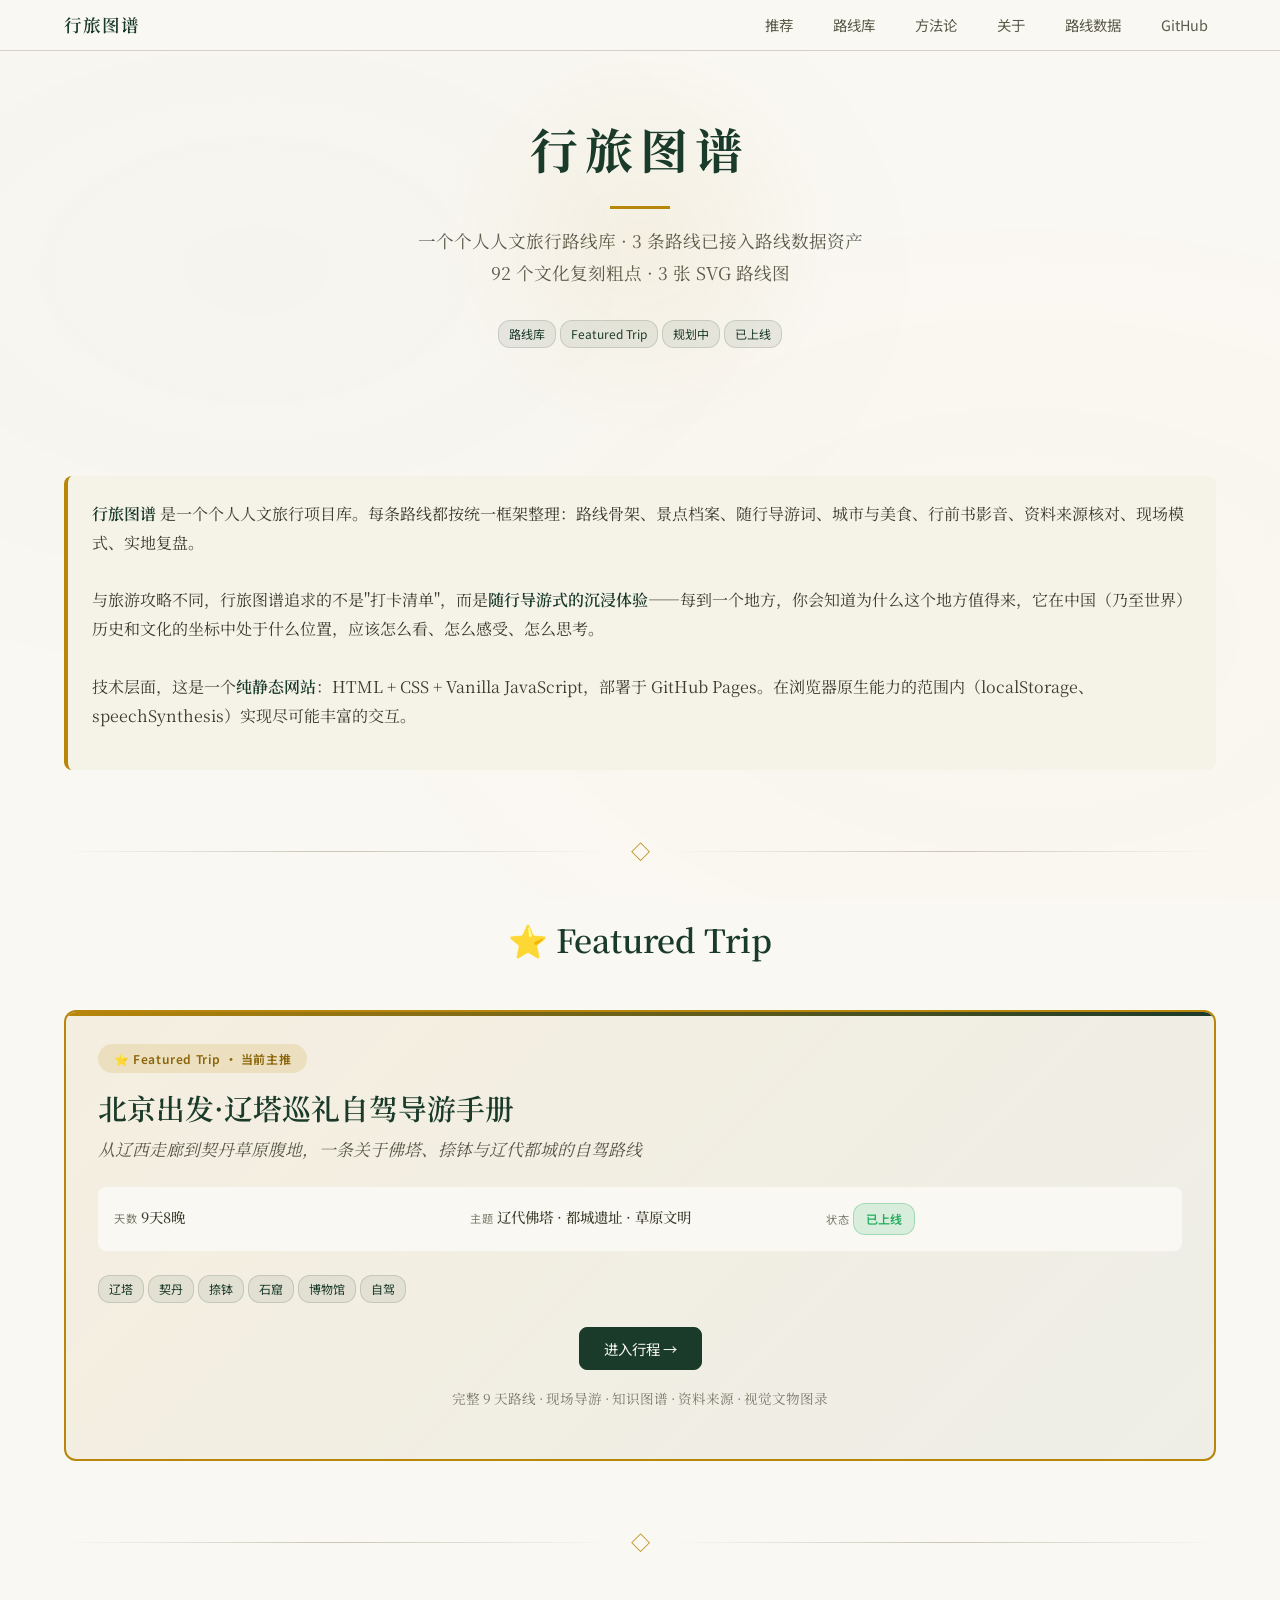
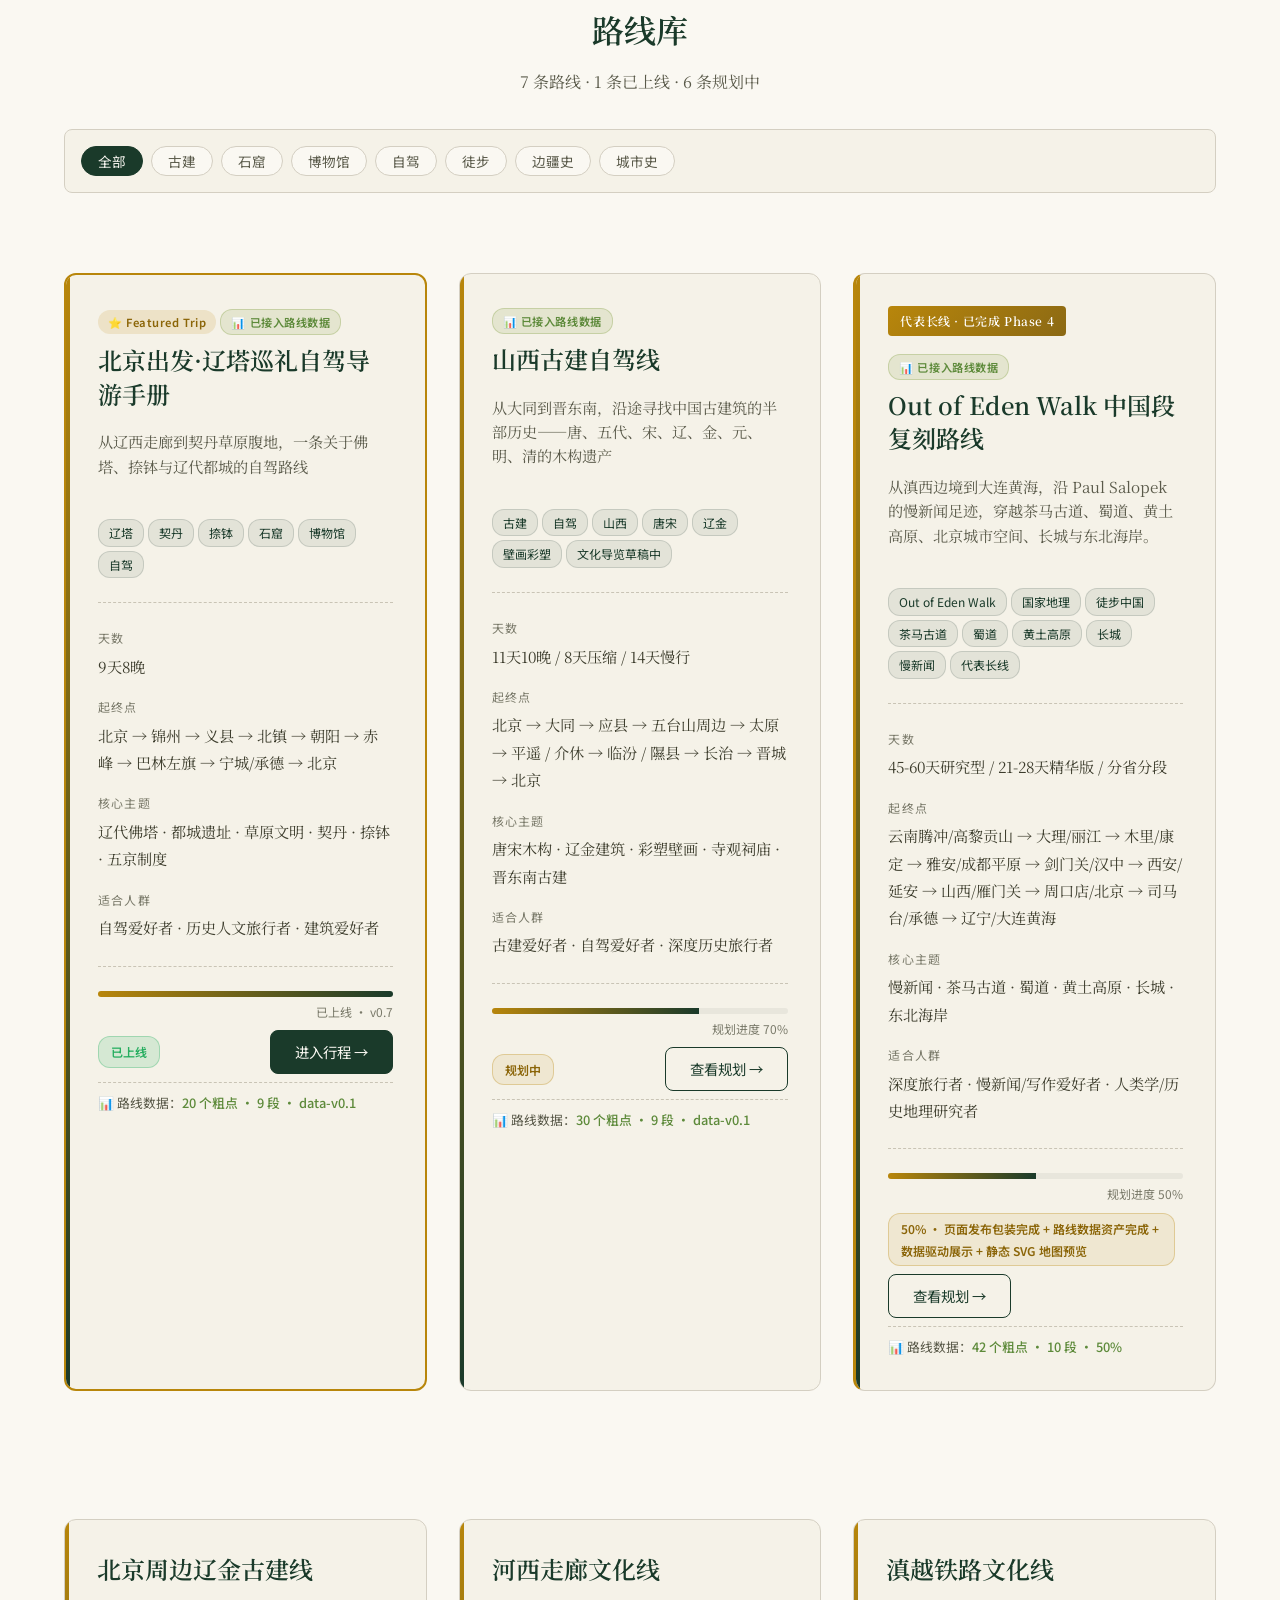
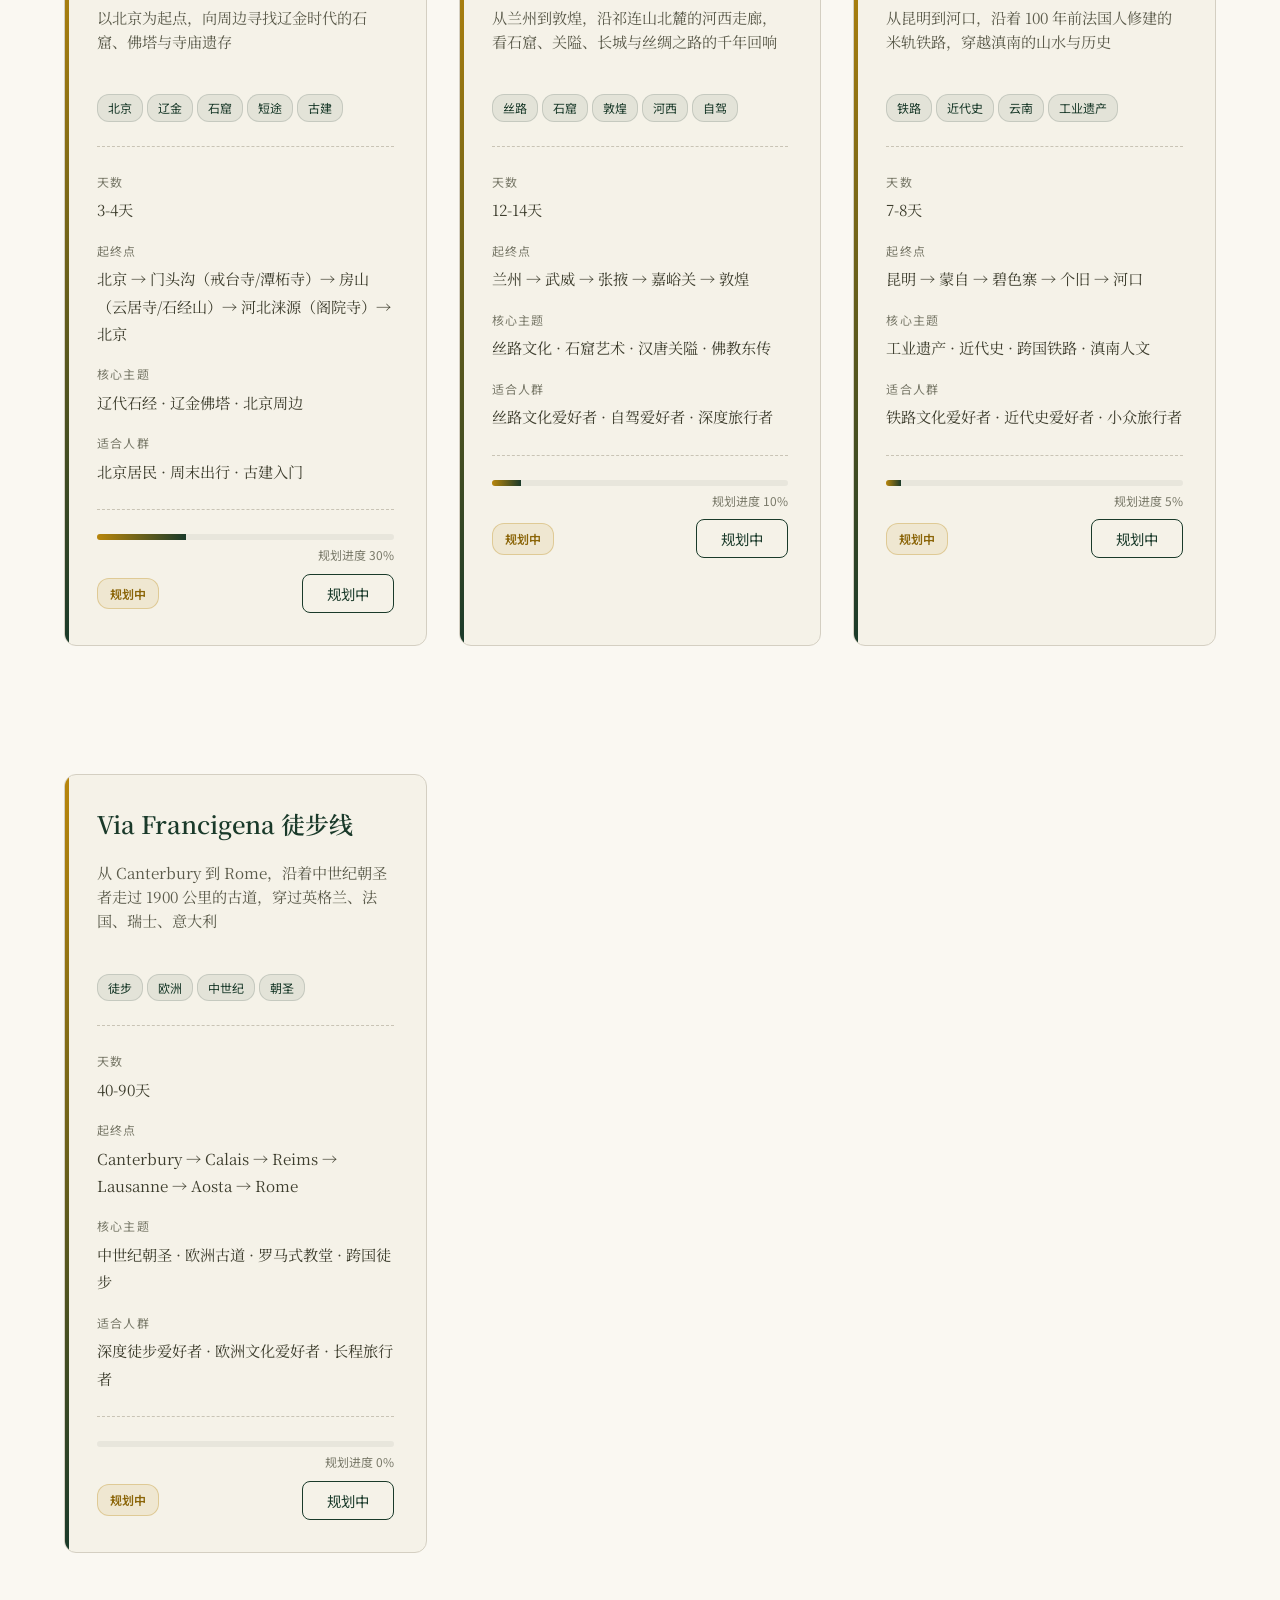
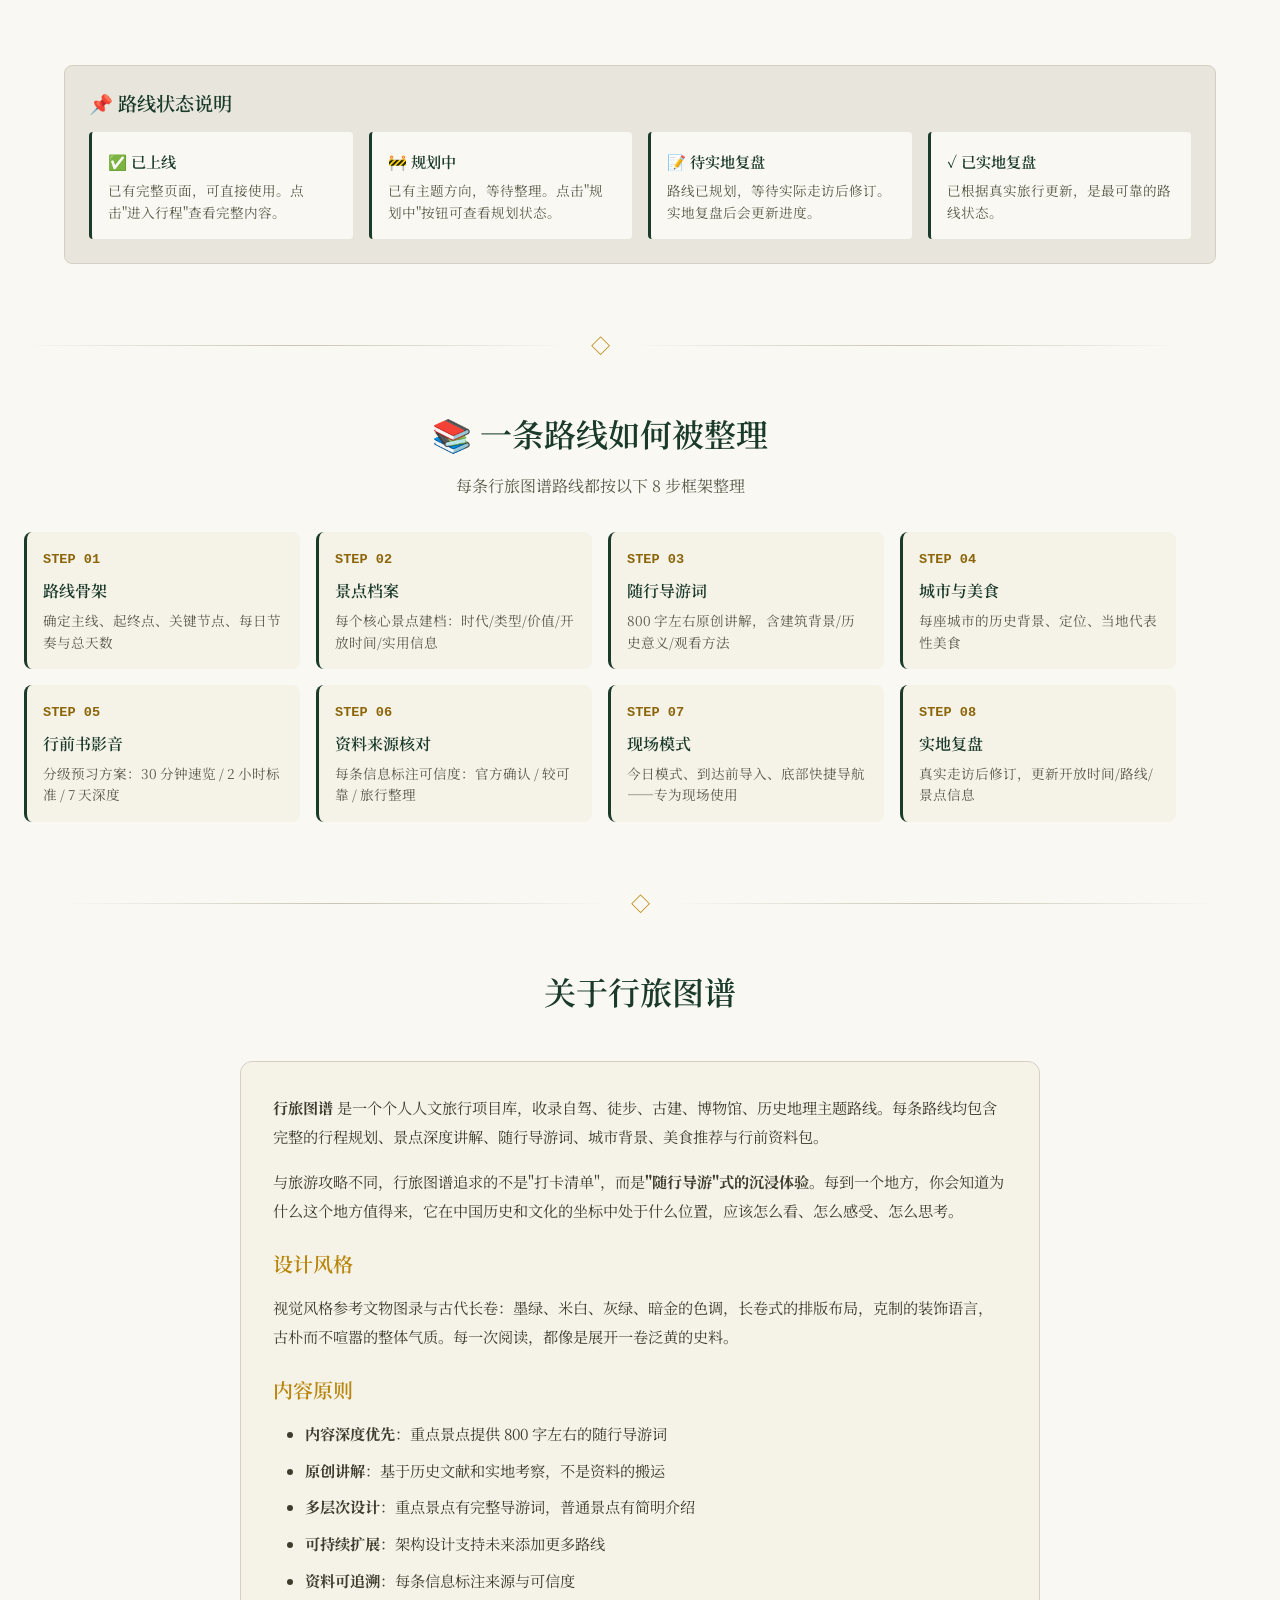
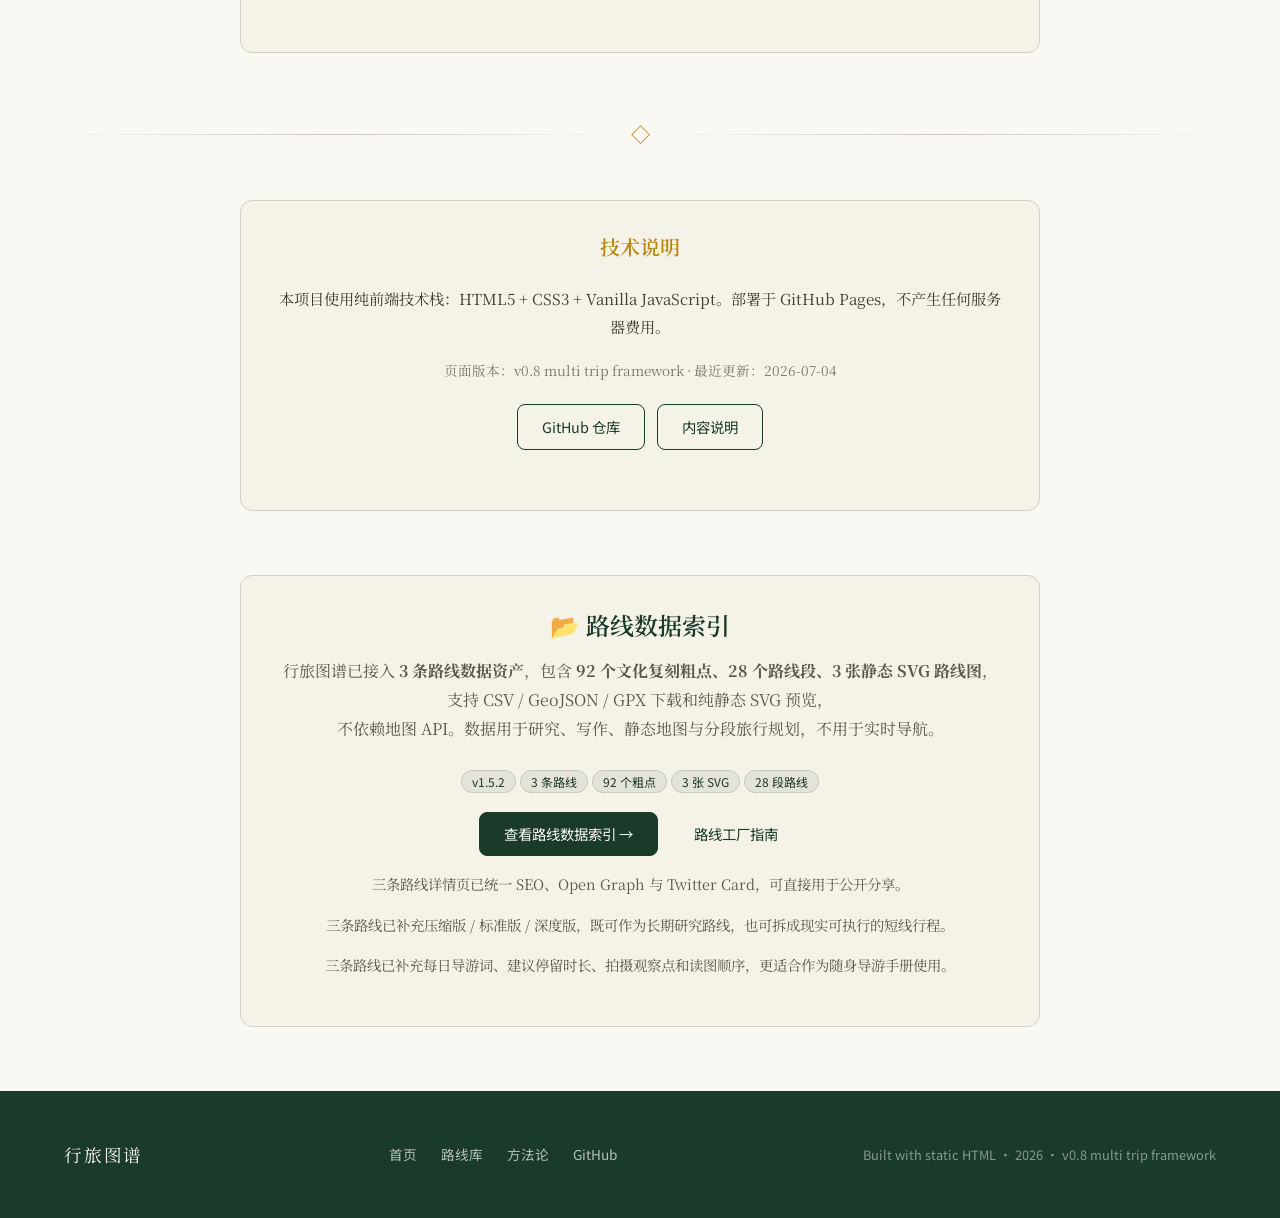
<file: index.html>
<!DOCTYPE html>
<html lang="zh-CN">
<head>
  <meta charset="UTF-8">
  <meta name="viewport" content="width=device-width, initial-scale=1.0">
  <title>行旅图谱 · Culture Roadtrip Atlas · 人文旅行路线数据资产库</title>
  <meta name="description" content="行旅图谱 - 为自驾、徒步、古建、博物馆与历史地理旅行准备的个人导游手册库。v1.5.2 接入 3 条路线数据资产、92 个文化复刻粗点、3 张静态 SVG 路线图。">
  <meta name="author" content="Xin Conan">
  <meta name="keywords" content="行旅图谱, Culture Roadtrip Atlas, 人文旅行, 自驾路线, 辽塔巡礼, 山西古建, Out of Eden Walk, Paul Salopek, 历史地理, 古建筑, 博物馆, 旅行规划">
  <link rel="canonical" href="https://conanxin.github.io/culture-roadtrip-atlas/">
  <meta property="og:title" content="行旅图谱 · Culture Roadtrip Atlas">
  <meta property="og:description" content="为自驾、徒步、古建、博物馆与历史地理旅行准备的个人导游手册库。v1.5.2 接入 3 条路线数据资产、92 个文化复刻粗点、3 张静态 SVG 路线图。">
  <meta property="og:type" content="website">
  <meta property="og:url" content="https://conanxin.github.io/culture-roadtrip-atlas/">
  <meta property="og:site_name" content="行旅图谱 · Culture Roadtrip Atlas">
  <meta property="og:locale" content="zh_CN">
  <meta property="og:image" content="https://conanxin.github.io/culture-roadtrip-atlas/assets/img/og/site-og.svg">
  <meta property="og:image:width" content="1200">
  <meta property="og:image:height" content="630">
  <meta property="og:image:alt" content="行旅图谱 · Culture Roadtrip Atlas">
  <meta name="twitter:card" content="summary_large_image">
  <meta name="twitter:title" content="行旅图谱 · Culture Roadtrip Atlas">
  <meta name="twitter:description" content="为自驾、徒步、古建、博物馆与历史地理旅行准备的个人导游手册库。v1.5.2 接入 3 条路线数据资产、92 个文化复刻粗点、3 张静态 SVG 路线图。">
  <meta name="twitter:image" content="https://conanxin.github.io/culture-roadtrip-atlas/assets/img/og/site-og.svg">
  <meta name="theme-color" content="#2e4f4f">
  
  <link rel="preconnect" href="https://fonts.gstatic.com" crossorigin>
  <link href="https://fonts.googleapis.com/css2?family=Noto+Serif+SC:wght@400;600;700&family=Noto+Sans+SC:wght@400;500;600&display=swap" rel="stylesheet">
  <link rel="stylesheet" href="assets/css/styles.css">
</head>
<body>
  <!-- 顶部导航 -->
  <nav class="site-nav">
    <div class="container">
      <div class="nav-inner">
        <a href="index.html" class="nav-brand">行旅图谱</a>
        <div class="nav-links">
          <a href="#featured" class="nav-link">推荐</a>
          <a href="#trips" class="nav-link">路线库</a>
          <a href="#methodology" class="nav-link">方法论</a>
          <a href="#about" class="nav-link">关于</a>
          <a href="routes/index.html" class="nav-link">路线数据</a>
          <a href="https://github.com/conanxin/culture-roadtrip-atlas" class="nav-link" target="_blank">GitHub</a>
        </div>
      </div>
    </div>
  </nav>

  <!-- Hero 区域 -->
  <section class="hero">
    <div class="container">
      <h1 class="hero-title">行旅图谱</h1>
      <p class="hero-subtitle">一个个人人文旅行路线库 · 3 条路线已接入路线数据资产<br>92 个文化复刻粗点 · 3 张 SVG 路线图</p>
      <div class="trip-tags" style="justify-content: center; margin-top: var(--space-xl);">
        <span class="trip-tag">路线库</span>
        <span class="trip-tag">Featured Trip</span>
        <span class="trip-tag">规划中</span>
        <span class="trip-tag">已上线</span>
      </div>
    </div>
  </section>

  <!-- 项目定位 -->
  <section class="container" style="margin-top: var(--space-2xl);">
    <div class="project-positioning">
      <p class="project-positioning-text">
        <strong>行旅图谱</strong> 是一个个人人文旅行项目库。每条路线都按统一框架整理：路线骨架、景点档案、随行导游词、城市与美食、行前书影音、资料来源核对、现场模式、实地复盘。<br><br>
        与旅游攻略不同，行旅图谱追求的不是"打卡清单"，而是<strong>随行导游式的沉浸体验</strong>——每到一个地方，你会知道为什么这个地方值得来，它在中国（乃至世界）历史和文化的坐标中处于什么位置，应该怎么看、怎么感受、怎么思考。<br><br>
        技术层面，这是一个<strong>纯静态网站</strong>：HTML + CSS + Vanilla JavaScript，部署于 GitHub Pages。在浏览器原生能力的范围内（localStorage、speechSynthesis）实现尽可能丰富的交互。
      </p>
    </div>
  </section>

  <!-- Featured Trip -->
  <section id="featured" class="container" style="margin-top: var(--space-3xl);">
    <div class="section-divider">
      <span class="section-divider-icon">◇</span>
    </div>
    <h2 class="text-center" style="margin-bottom: var(--space-2xl);">⭐ Featured Trip</h2>
    <div id="featured-trip">
      <!-- JS 渲染 -->
    </div>
  </section>

  <!-- 路线库 -->
  <section id="trips" class="container" style="margin-top: var(--space-3xl);">
    <div class="section-divider">
      <span class="section-divider-icon">◇</span>
    </div>
    <h2 class="text-center" style="margin-bottom: var(--space-md);">路线库</h2>
    <p style="text-align: center; color: var(--color-text-secondary); margin-bottom: var(--space-lg);">
      7 条路线 · 1 条已上线 · 6 条规划中
    </p>

    <!-- 筛选按钮 -->
    <div class="trips-filter">
      <button class="trip-filter-btn active" data-category="all">全部</button>
      <button class="trip-filter-btn" data-category="古建">古建</button>
      <button class="trip-filter-btn" data-category="石窟">石窟</button>
      <button class="trip-filter-btn" data-category="博物馆">博物馆</button>
      <button class="trip-filter-btn" data-category="自驾">自驾</button>
      <button class="trip-filter-btn" data-category="徒步">徒步</button>
      <button class="trip-filter-btn" data-category="边疆史">边疆史</button>
      <button class="trip-filter-btn" data-category="城市史">城市史</button>
    </div>

    <!-- 路线卡片网格 -->
    <div id="trips-grid" class="trips-grid">
      <!-- JS 渲染 -->
    </div>
  </section>

  <!-- 路线状态说明 -->
  <section class="container" style="margin-top: var(--space-3xl);">
    <div class="status-legend">
      <h3 class="status-legend-title">📌 路线状态说明</h3>
      <div class="status-legend-list">
        <div class="status-legend-item">
          <div class="status-legend-name">✅ 已上线</div>
          <div class="status-legend-desc">已有完整页面，可直接使用。点击"进入行程"查看完整内容。</div>
        </div>
        <div class="status-legend-item">
          <div class="status-legend-name">🚧 规划中</div>
          <div class="status-legend-desc">已有主题方向，等待整理。点击"规划中"按钮可查看规划状态。</div>
        </div>
        <div class="status-legend-item">
          <div class="status-legend-name">📝 待实地复盘</div>
          <div class="status-legend-desc">路线已规划，等待实际走访后修订。实地复盘后会更新进度。</div>
        </div>
        <div class="status-legend-item">
          <div class="status-legend-name">✓ 已实地复盘</div>
          <div class="status-legend-desc">已根据真实旅行更新，是最可靠的路线状态。</div>
        </div>
      </div>
    </div>
  </section>

  <!-- 一条路线如何被整理 -->
  <section id="methodology" class="container methodology-section" style="margin-top: var(--space-3xl);">
    <div class="section-divider">
      <span class="section-divider-icon">◇</span>
    </div>
    <h2 class="text-center" style="margin-bottom: var(--space-md);">📚 一条路线如何被整理</h2>
    <p style="text-align: center; color: var(--color-text-secondary); margin-bottom: var(--space-xl);">
      每条行旅图谱路线都按以下 8 步框架整理
    </p>

    <div class="methodology-grid">
      <div class="methodology-item">
        <div class="methodology-step">STEP 01</div>
        <div class="methodology-name">路线骨架</div>
        <div class="methodology-desc">确定主线、起终点、关键节点、每日节奏与总天数</div>
      </div>
      <div class="methodology-item">
        <div class="methodology-step">STEP 02</div>
        <div class="methodology-name">景点档案</div>
        <div class="methodology-desc">每个核心景点建档：时代/类型/价值/开放时间/实用信息</div>
      </div>
      <div class="methodology-item">
        <div class="methodology-step">STEP 03</div>
        <div class="methodology-name">随行导游词</div>
        <div class="methodology-desc">800 字左右原创讲解，含建筑背景/历史意义/观看方法</div>
      </div>
      <div class="methodology-item">
        <div class="methodology-step">STEP 04</div>
        <div class="methodology-name">城市与美食</div>
        <div class="methodology-desc">每座城市的历史背景、定位、当地代表性美食</div>
      </div>
      <div class="methodology-item">
        <div class="methodology-step">STEP 05</div>
        <div class="methodology-name">行前书影音</div>
        <div class="methodology-desc">分级预习方案：30 分钟速览 / 2 小时标准 / 7 天深度</div>
      </div>
      <div class="methodology-item">
        <div class="methodology-step">STEP 06</div>
        <div class="methodology-name">资料来源核对</div>
        <div class="methodology-desc">每条信息标注可信度：官方确认 / 较可靠 / 旅行整理</div>
      </div>
      <div class="methodology-item">
        <div class="methodology-step">STEP 07</div>
        <div class="methodology-name">现场模式</div>
        <div class="methodology-desc">今日模式、到达前导入、底部快捷导航——专为现场使用</div>
      </div>
      <div class="methodology-item">
        <div class="methodology-step">STEP 08</div>
        <div class="methodology-name">实地复盘</div>
        <div class="methodology-desc">真实走访后修订，更新开放时间/路线/景点信息</div>
      </div>
    </div>
  </section>

  <!-- 关于区域 -->
  <section id="about" class="container" style="margin-top: var(--space-3xl);">
    <div class="section-divider">
      <span class="section-divider-icon">◇</span>
    </div>
    <h2 class="text-center" style="margin-bottom: var(--space-2xl);">关于行旅图谱</h2>

    <div class="city-card" style="max-width: 800px; margin: 0 auto;">
      <div class="city-intro">
        <p><strong>行旅图谱</strong> 是一个个人人文旅行项目库，收录自驾、徒步、古建、博物馆、历史地理主题路线。每条路线均包含完整的行程规划、景点深度讲解、随行导游词、城市背景、美食推荐与行前资料包。</p>

        <p>与旅游攻略不同，行旅图谱追求的不是"打卡清单"，而是<strong>"随行导游"式的沉浸体验</strong>。每到一个地方，你会知道为什么这个地方值得来，它在中国历史和文化的坐标中处于什么位置，应该怎么看、怎么感受、怎么思考。</p>
      </div>

      <h4 style="margin: var(--space-lg) 0 var(--space-md); color: var(--color-accent);">设计风格</h4>
      <div class="city-intro">
        <p>视觉风格参考文物图录与古代长卷：墨绿、米白、灰绿、暗金的色调，长卷式的排版布局，克制的装饰语言，古朴而不喧嚣的整体气质。每一次阅读，都像是展开一卷泛黄的史料。</p>
      </div>

      <h4 style="margin: var(--space-lg) 0 var(--space-md); color: var(--color-accent);">内容原则</h4>
      <div class="city-intro">
        <ul style="list-style: disc; padding-left: var(--space-xl);">
          <li style="margin-bottom: var(--space-sm);"><strong>内容深度优先</strong>：重点景点提供 800 字左右的随行导游词</li>
          <li style="margin-bottom: var(--space-sm);"><strong>原创讲解</strong>：基于历史文献和实地考察，不是资料的搬运</li>
          <li style="margin-bottom: var(--space-sm);"><strong>多层次设计</strong>：重点景点有完整导游词，普通景点有简明介绍</li>
          <li style="margin-bottom: var(--space-sm);"><strong>可持续扩展</strong>：架构设计支持未来添加更多路线</li>
          <li style="margin-bottom: var(--space-sm);"><strong>资料可追溯</strong>：每条信息标注来源与可信度</li>
        </ul>
      </div>
    </div>
  </section>

  <!-- 技术说明 -->
  <section class="container" style="margin-top: var(--space-3xl); margin-bottom: var(--space-2xl);">
    <div class="section-divider">
      <span class="section-divider-icon">◇</span>
    </div>

    <div class="city-card" style="max-width: 800px; margin: 0 auto; text-align: center;">
      <h4 style="margin-bottom: var(--space-lg); color: var(--color-accent);">技术说明</h4>
      <div class="city-intro">
        <p>本项目使用纯前端技术栈：HTML5 + CSS3 + Vanilla JavaScript。部署于 GitHub Pages，不产生任何服务器费用。</p>
        <p style="margin-top: var(--space-md); color: var(--color-text-light); font-size: 0.85rem;">
          页面版本：v0.8 multi trip framework · 最近更新：2026-07-04
        </p>
        <p style="margin-top: var(--space-md);">
          <a href="https://github.com/conanxin/culture-roadtrip-atlas" target="_blank" class="btn btn-outline" style="margin: var(--space-xs);">
            GitHub 仓库
          </a>
          <a href="docs/CONTENT_NOTES.md" target="_blank" class="btn btn-outline" style="margin: var(--space-xs);">
            内容说明
          </a>
        </p>
      </div>
    </div>
  </section>

  <!-- 页脚 -->
  <!-- 路线数据索引入口 -->
<section class="container" style="margin-top: var(--space-3xl);">
  <div class="city-card" style="max-width: 800px; margin: 0 auto; text-align: center;">
    <h3 class="text-center" style="margin-bottom: var(--space-md);">📂 路线数据索引</h3>
    <p style="color: var(--color-text-secondary); margin-bottom: var(--space-lg); line-height: 1.8;">
      行旅图谱已接入 <strong>3 条路线数据资产</strong>，包含 <strong>92 个文化复刻粗点、28 个路线段、3 张静态 SVG 路线图</strong>，<br>
      支持 CSV / GeoJSON / GPX 下载和纯静态 SVG 预览，<br>
      不依赖地图 API。数据用于研究、写作、静态地图与分段旅行规划，不用于实时导航。
    </p>
    <p style="margin-bottom: var(--space-md);">
      <span class="trip-tag">v1.5.2</span>
      <span class="trip-tag">3 条路线</span>
      <span class="trip-tag">92 个粗点</span>
      <span class="trip-tag">3 张 SVG</span>
      <span class="trip-tag">28 段路线</span>
    </p>
    <p style="margin-bottom: var(--space-md);">
      <a href="routes/index.html" class="btn btn-primary">查看路线数据索引 →</a>
      <a href="docs/ROUTE_FACTORY_GUIDE.md" target="_blank" class="btn btn-secondary" style="margin-left: var(--space-sm);">路线工厂指南</a>
    </p>
    <p style="color: var(--color-text-secondary); font-size: 0.9rem; margin-top: var(--space-md); line-height: 1.7;">
      三条路线详情页已统一 SEO、Open Graph 与 Twitter Card，可直接用于公开分享。
    </p>
    <p style="color: var(--color-text-secondary); font-size: 0.9rem; margin-top: var(--space-sm); line-height: 1.7;">
      三条路线已补充压缩版 / 标准版 / 深度版，既可作为长期研究路线，也可拆成现实可执行的短线行程。
    </p>
    <p style="color: var(--color-text-secondary); font-size: 0.9rem; margin-top: var(--space-sm); line-height: 1.7;">
      三条路线已补充每日导游词、建议停留时长、拍摄观察点和读图顺序，更适合作为随身导游手册使用。
    </p>
  </div>
</section>

<footer class="site-footer">
    <div class="container">
      <div class="footer-inner">
        <div class="footer-brand">行旅图谱</div>
        <div class="footer-links">
          <a href="index.html" class="footer-link">首页</a>
          <a href="#trips" class="footer-link">路线库</a>
          <a href="#methodology" class="footer-link">方法论</a>
          <a href="https://github.com/conanxin/culture-roadtrip-atlas" class="footer-link" target="_blank">GitHub</a>
        </div>
        <div class="footer-credit">Built with static HTML · 2026 · v0.8 multi trip framework</div>
      </div>
    </div>
  </footer>

  <script src="assets/js/trips-data.js"></script>
  <script src="assets/js/home.js"></script>
</body>
</html>
</file>
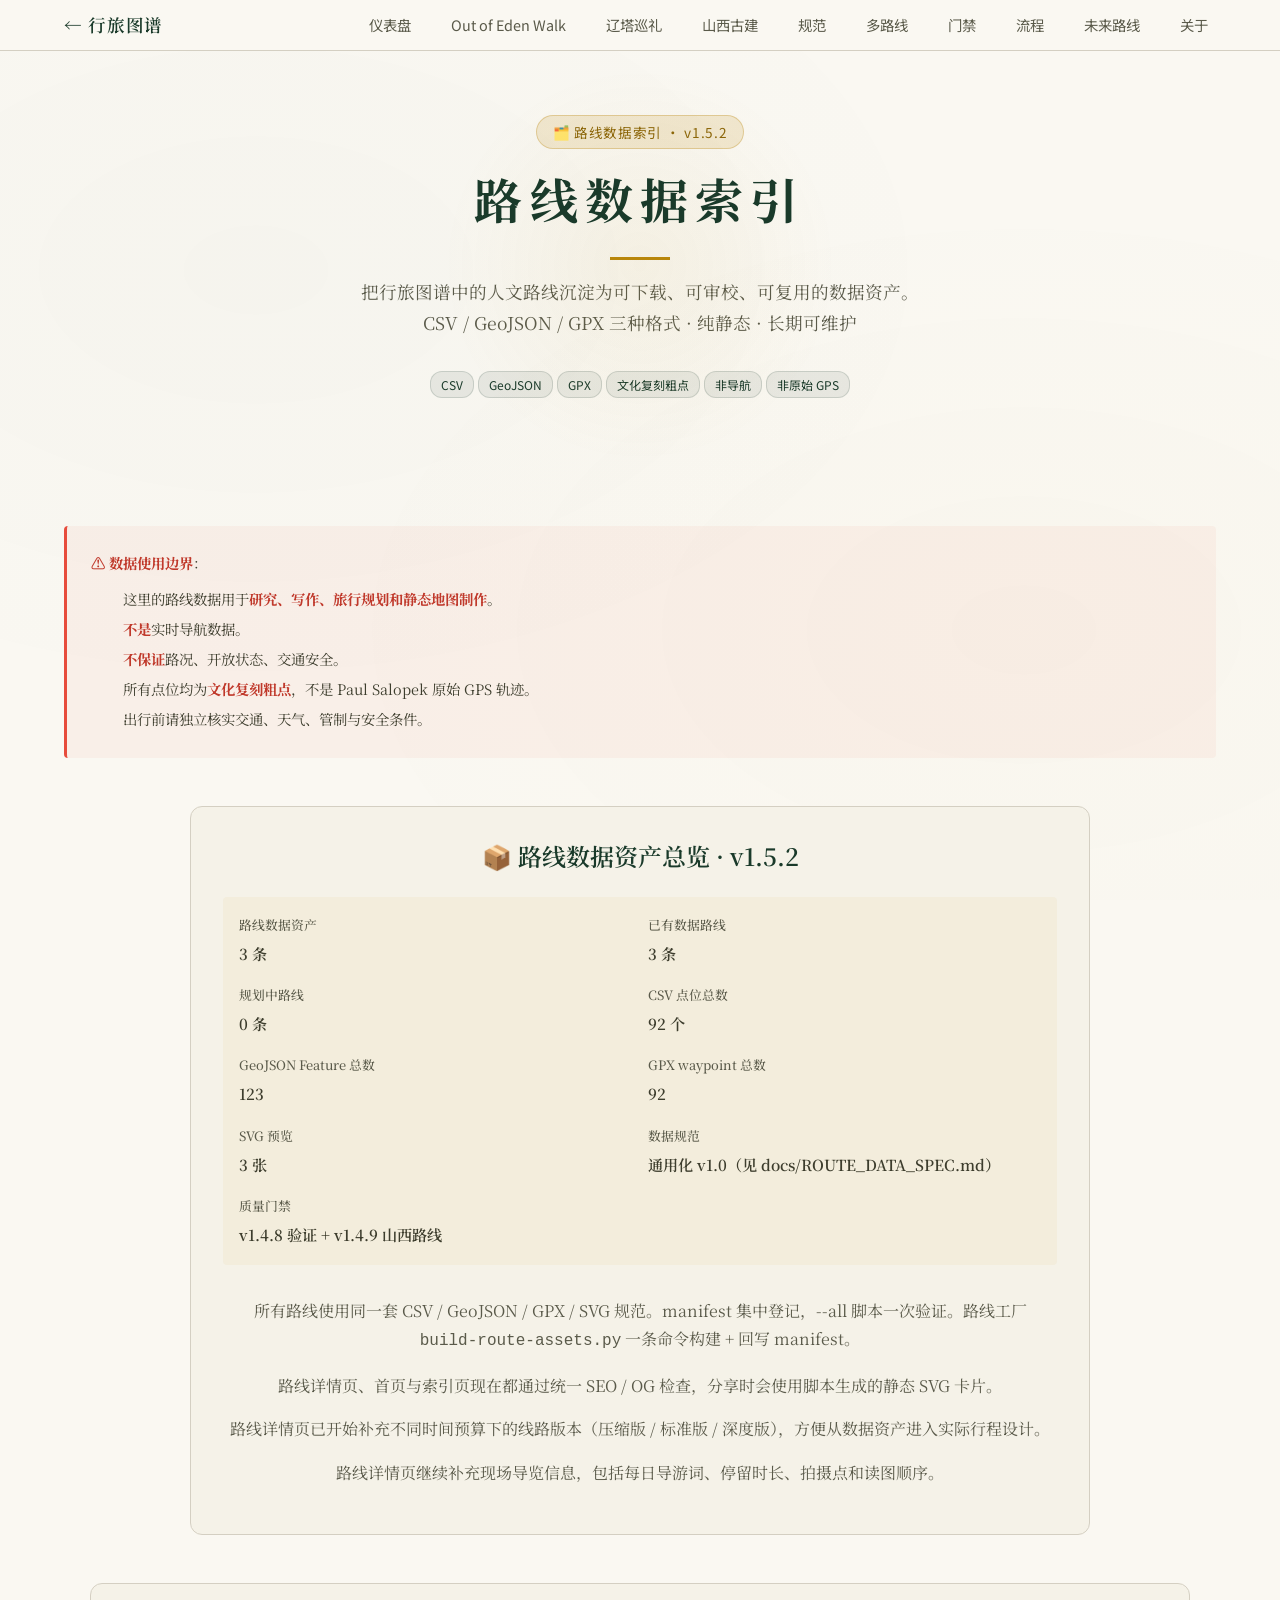
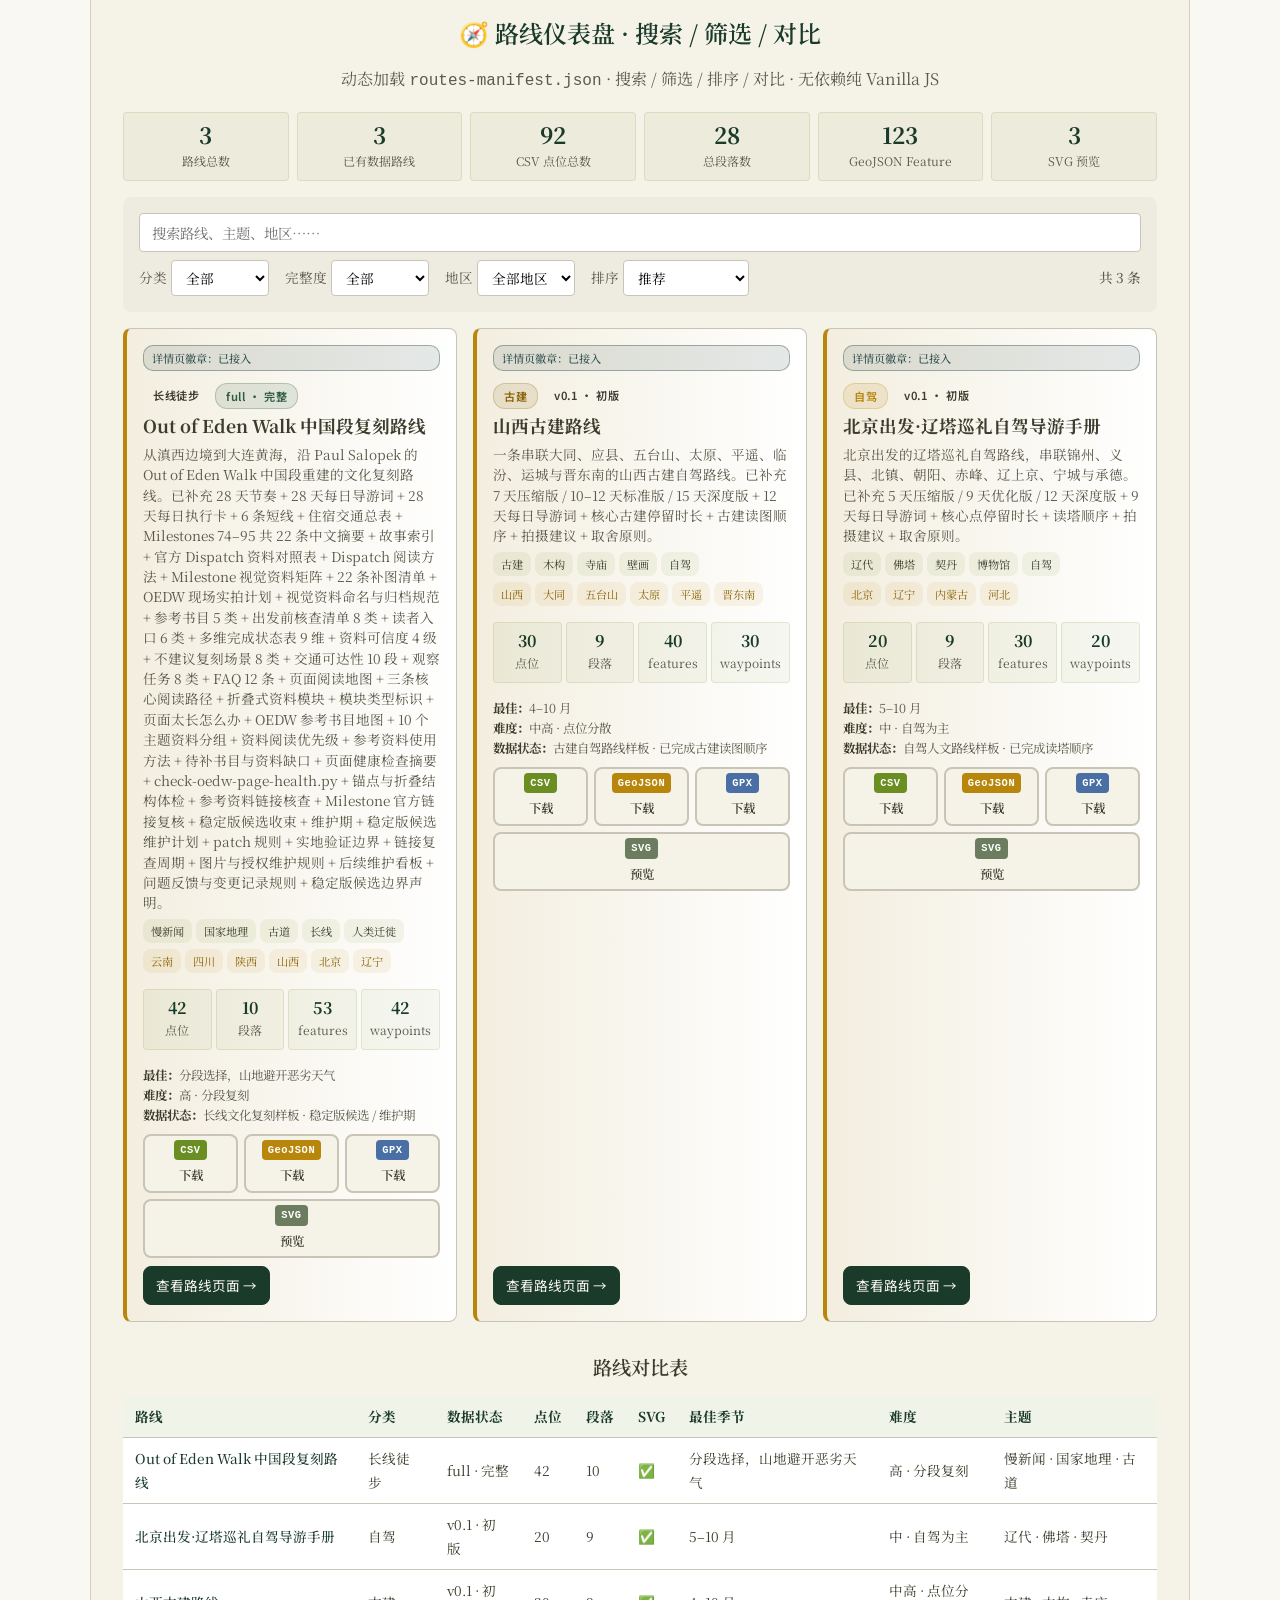
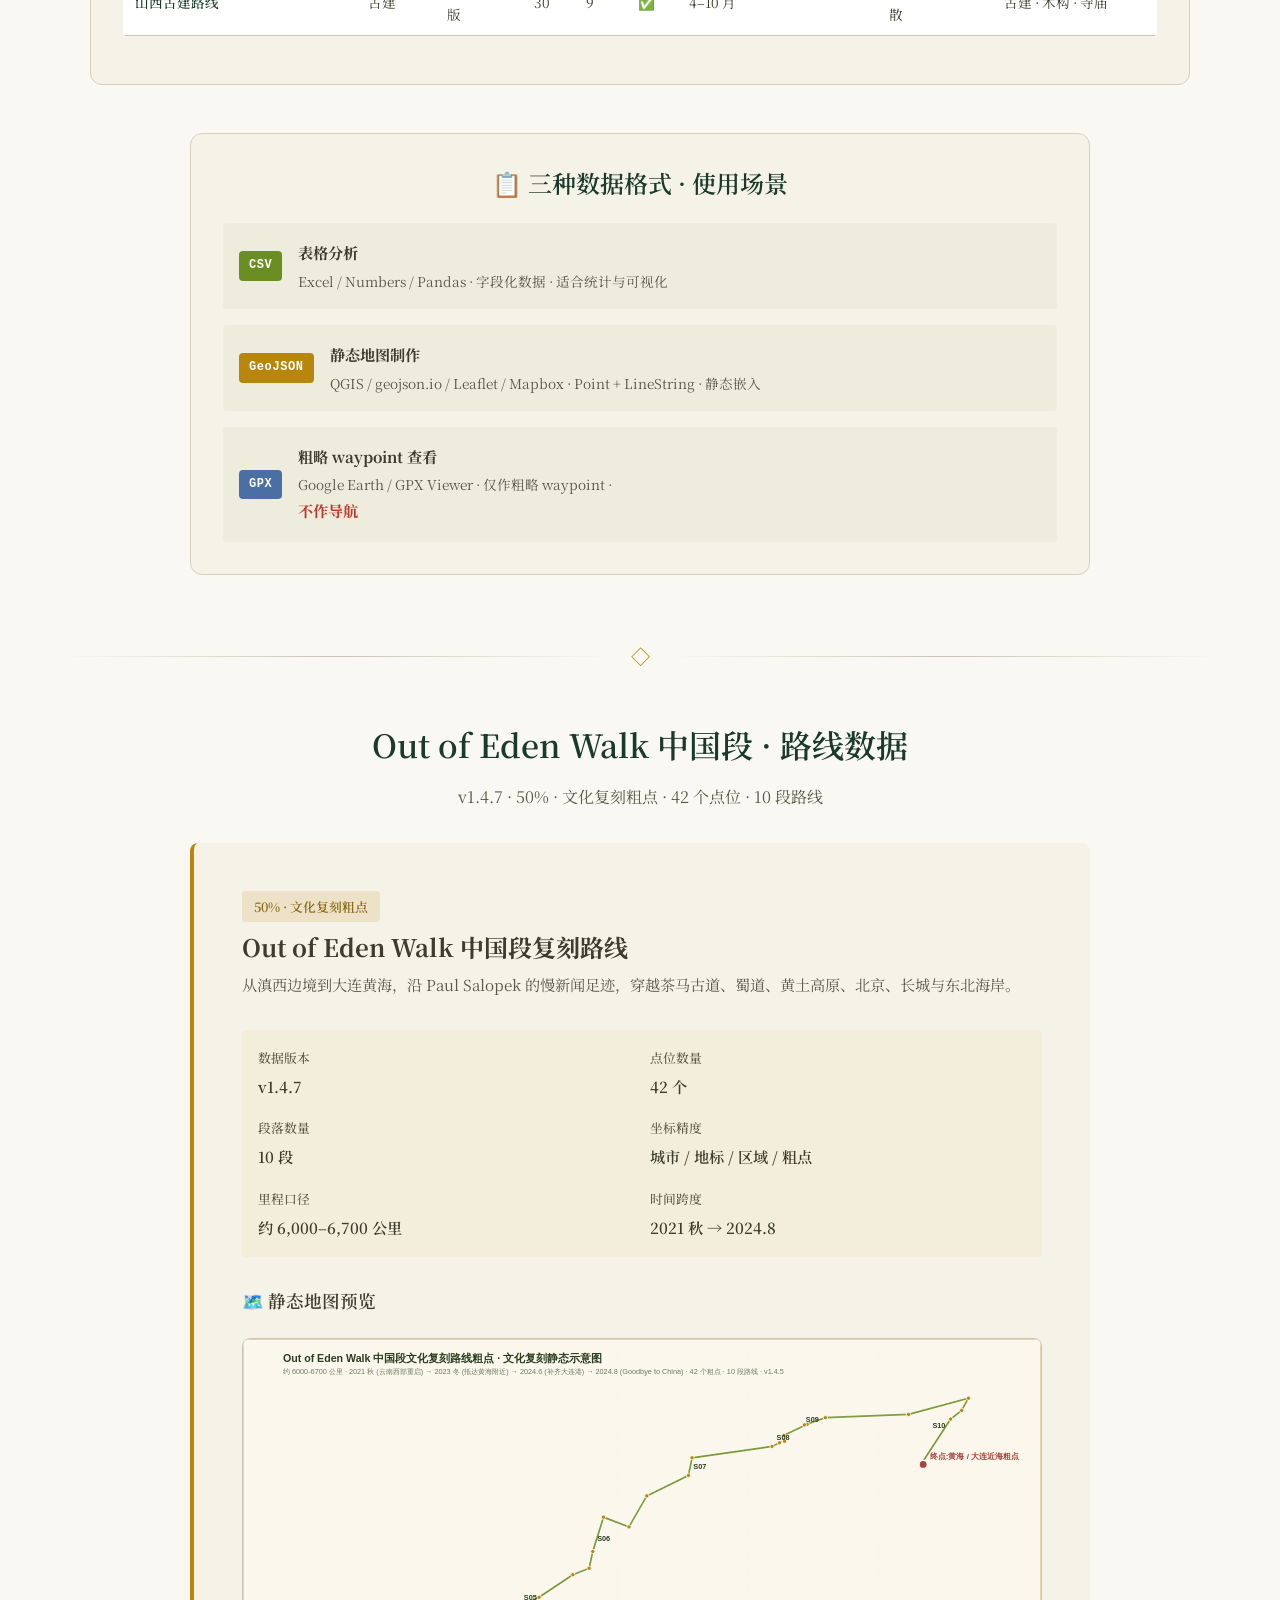
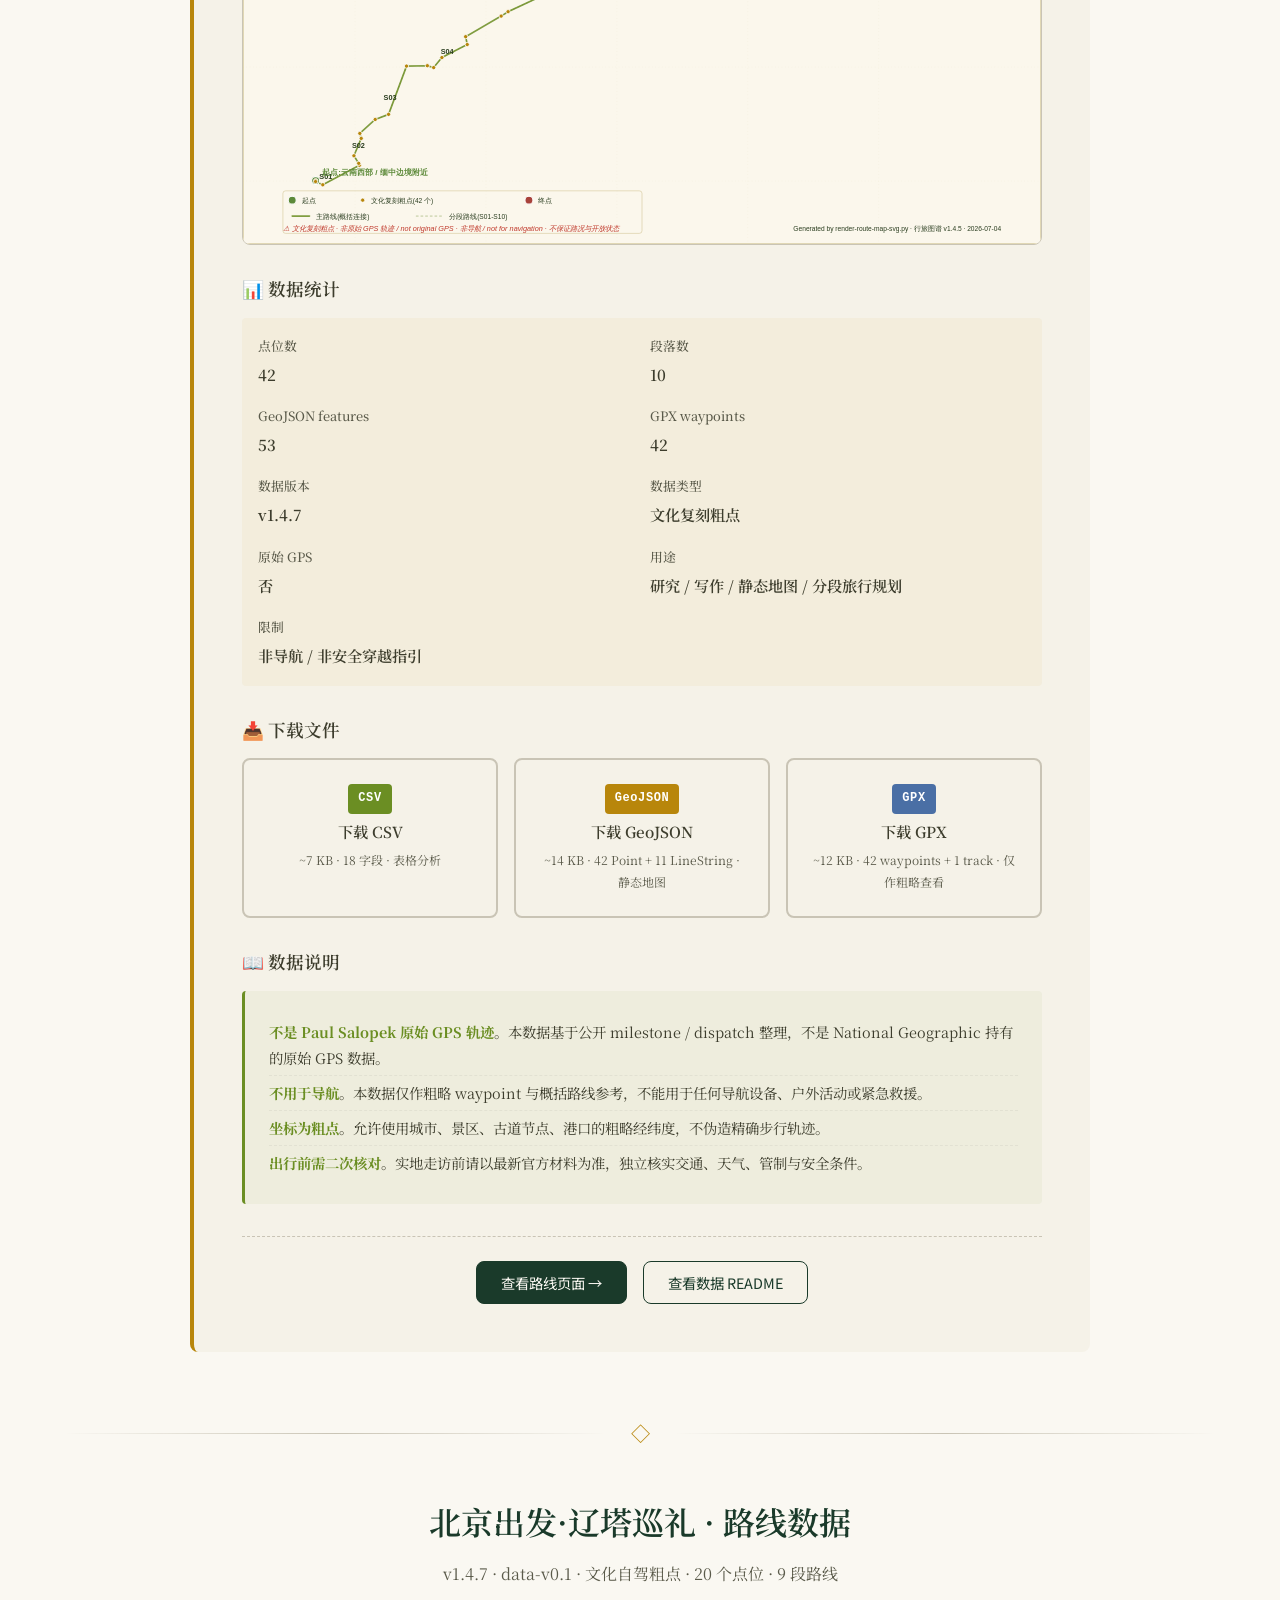
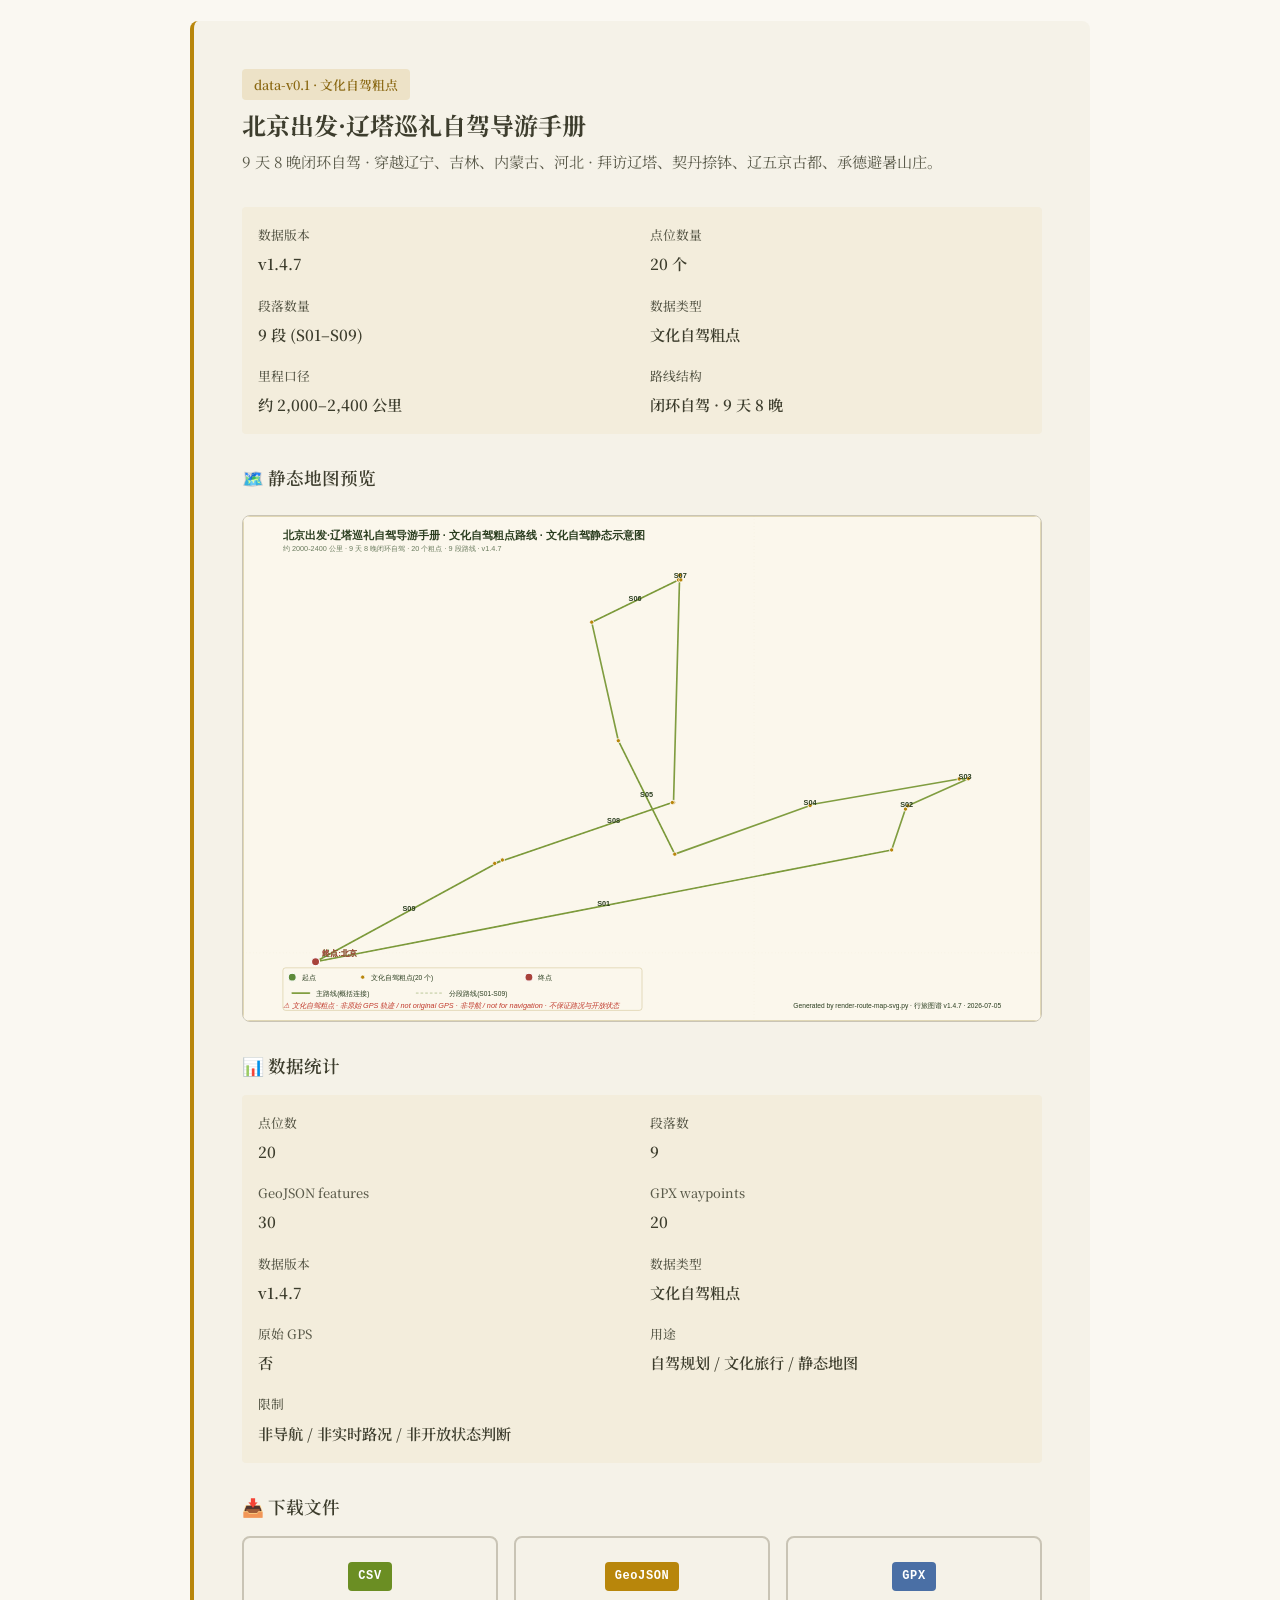
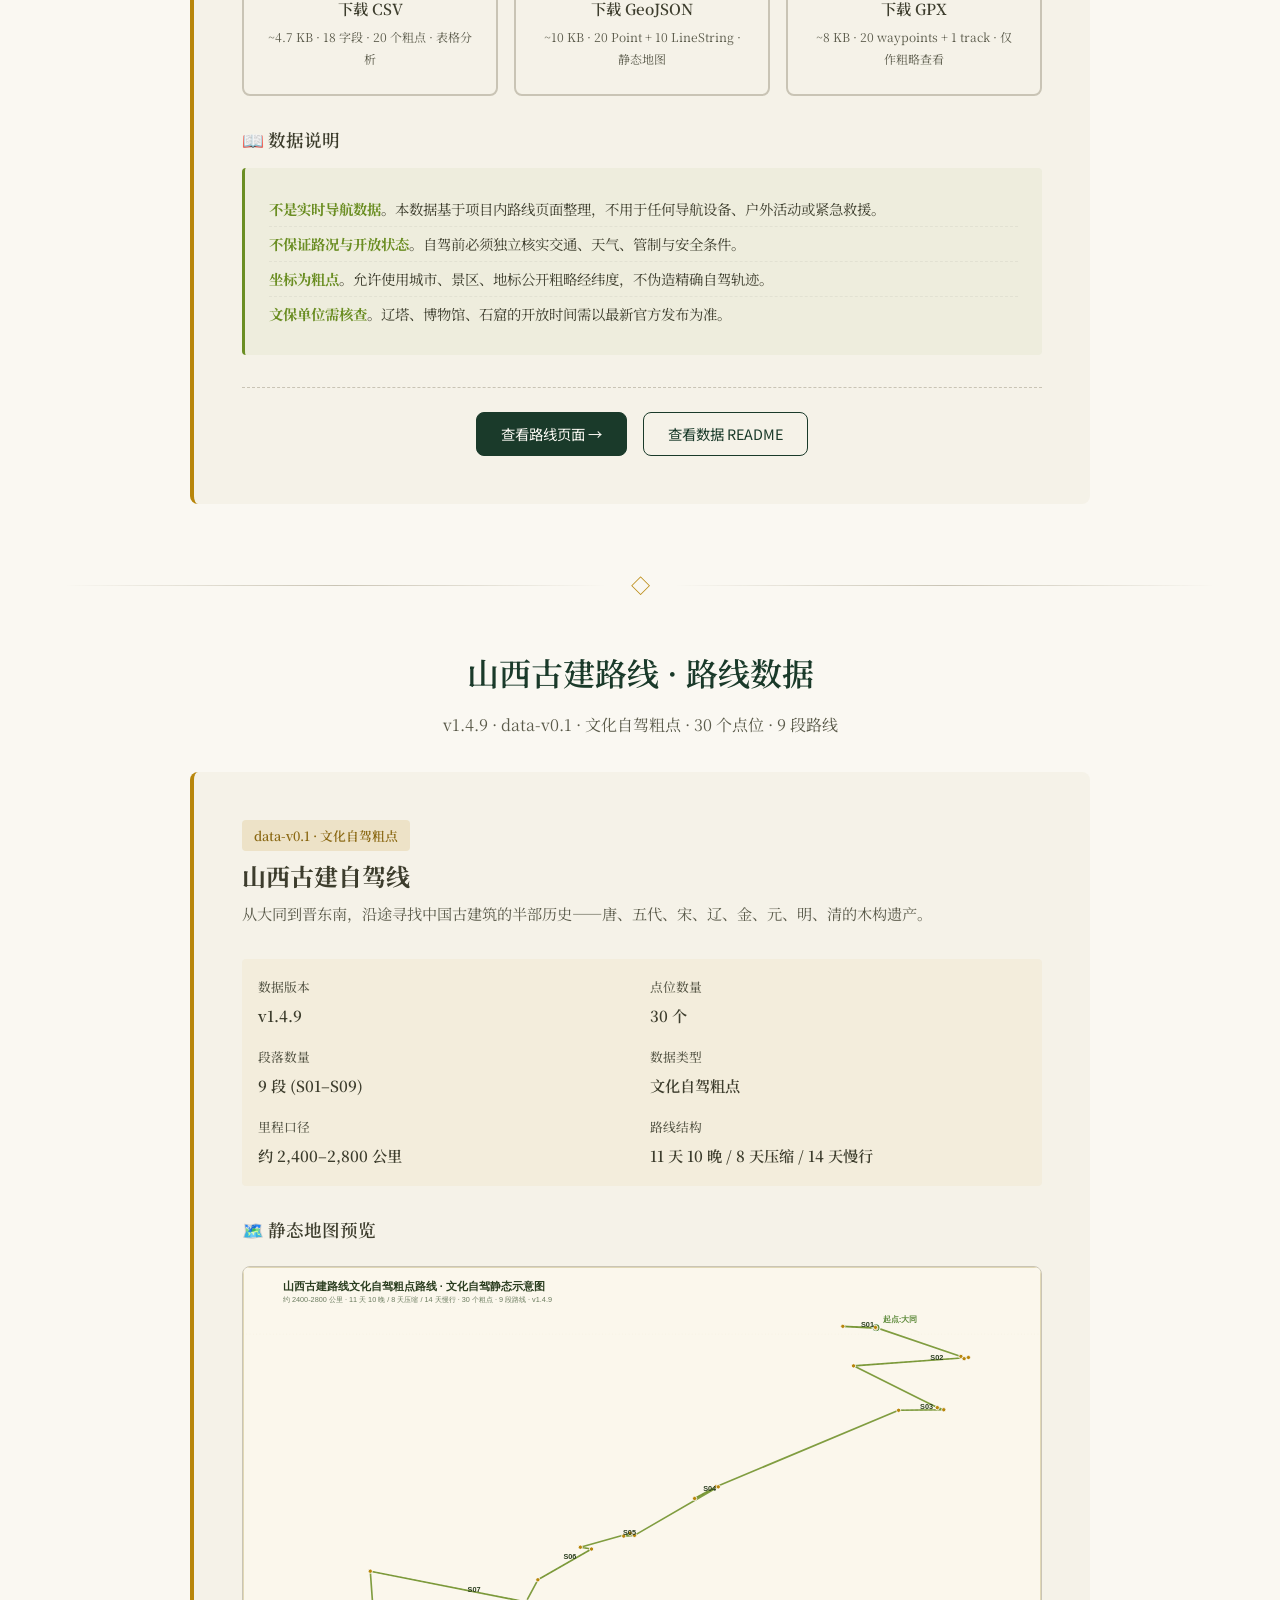
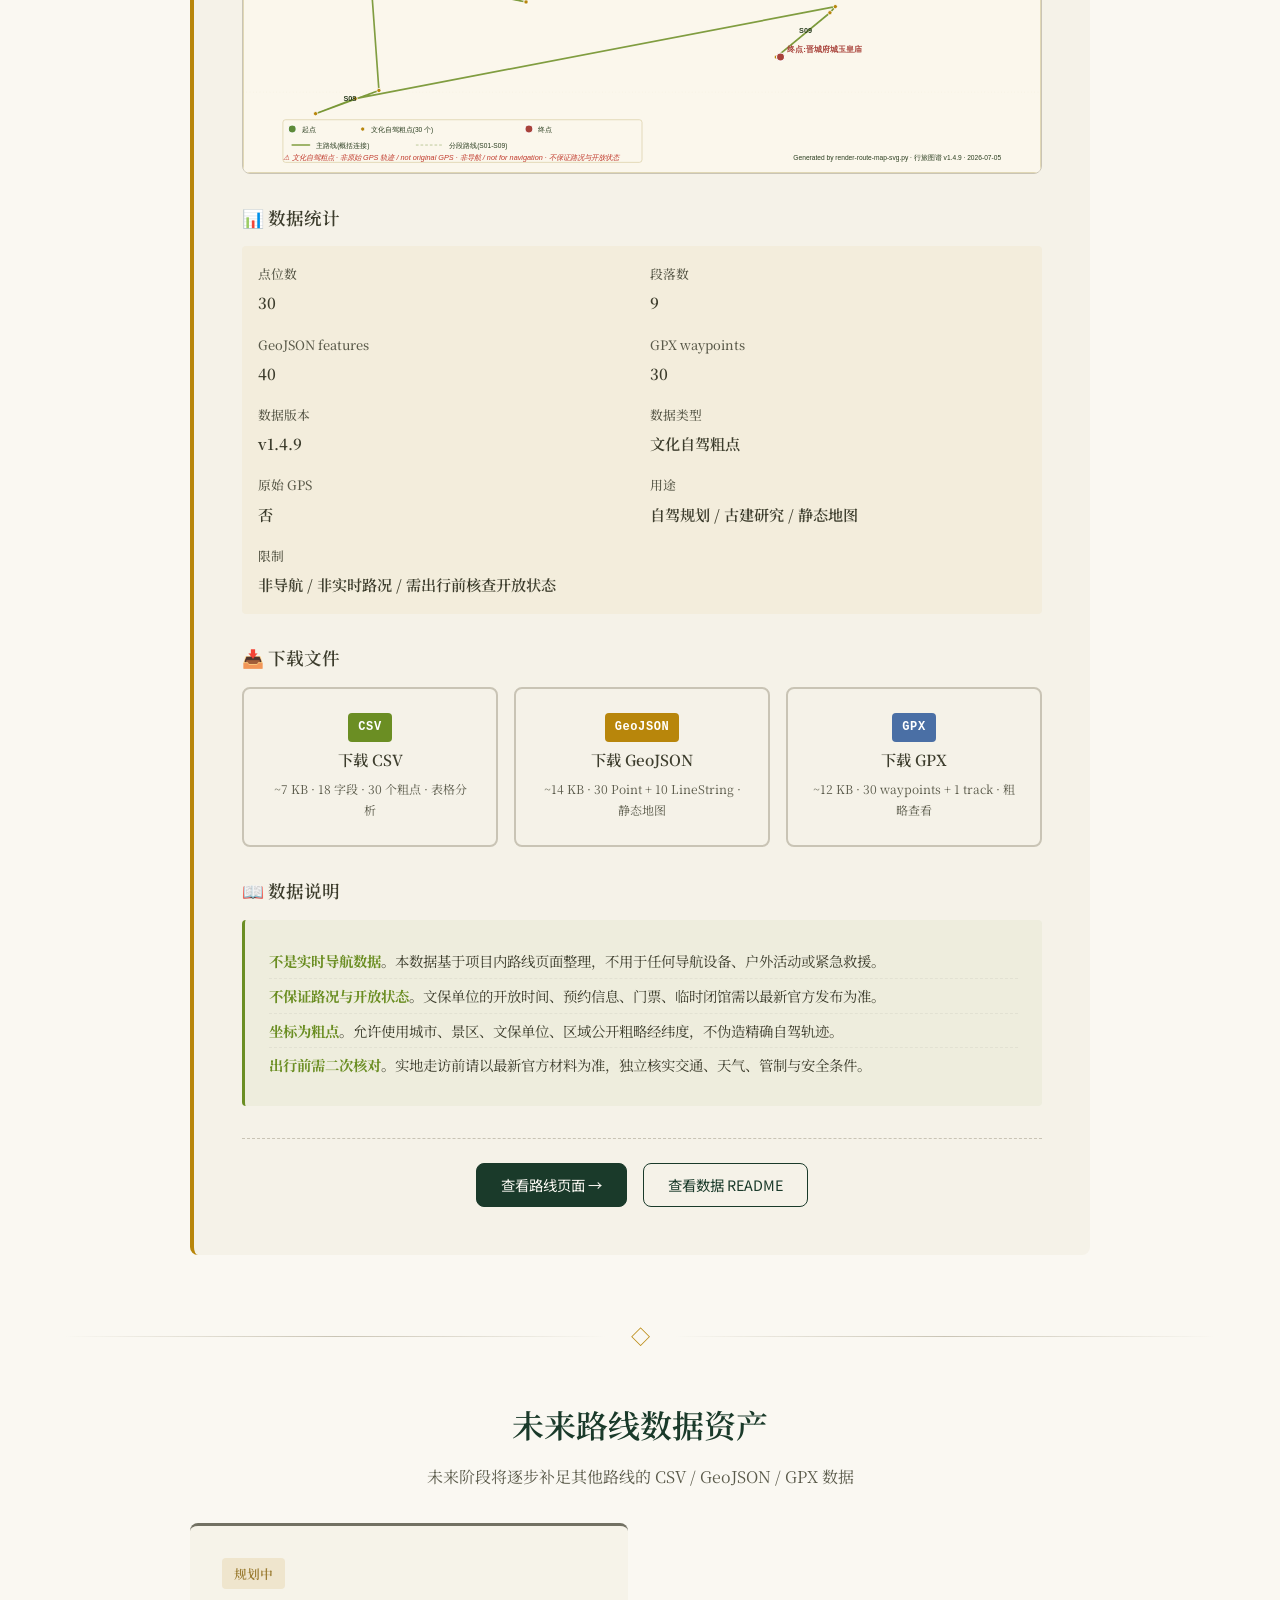
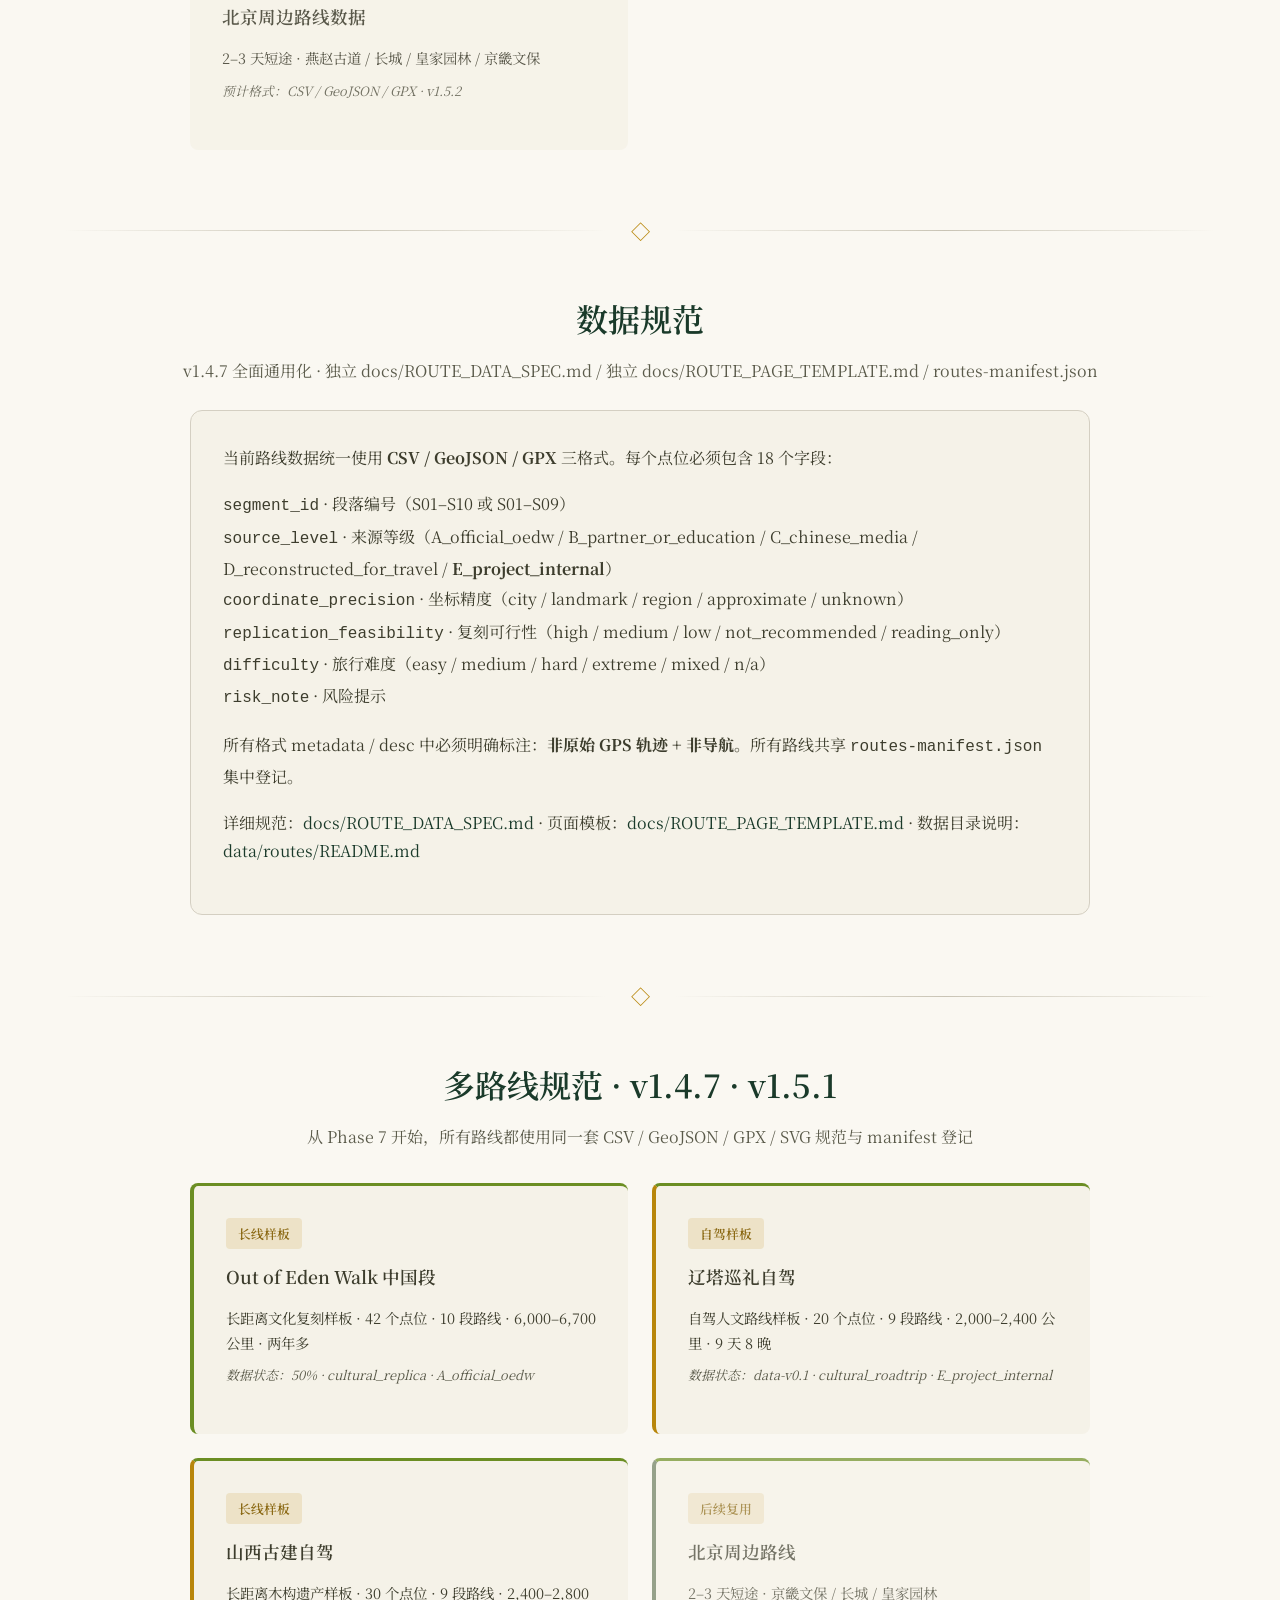
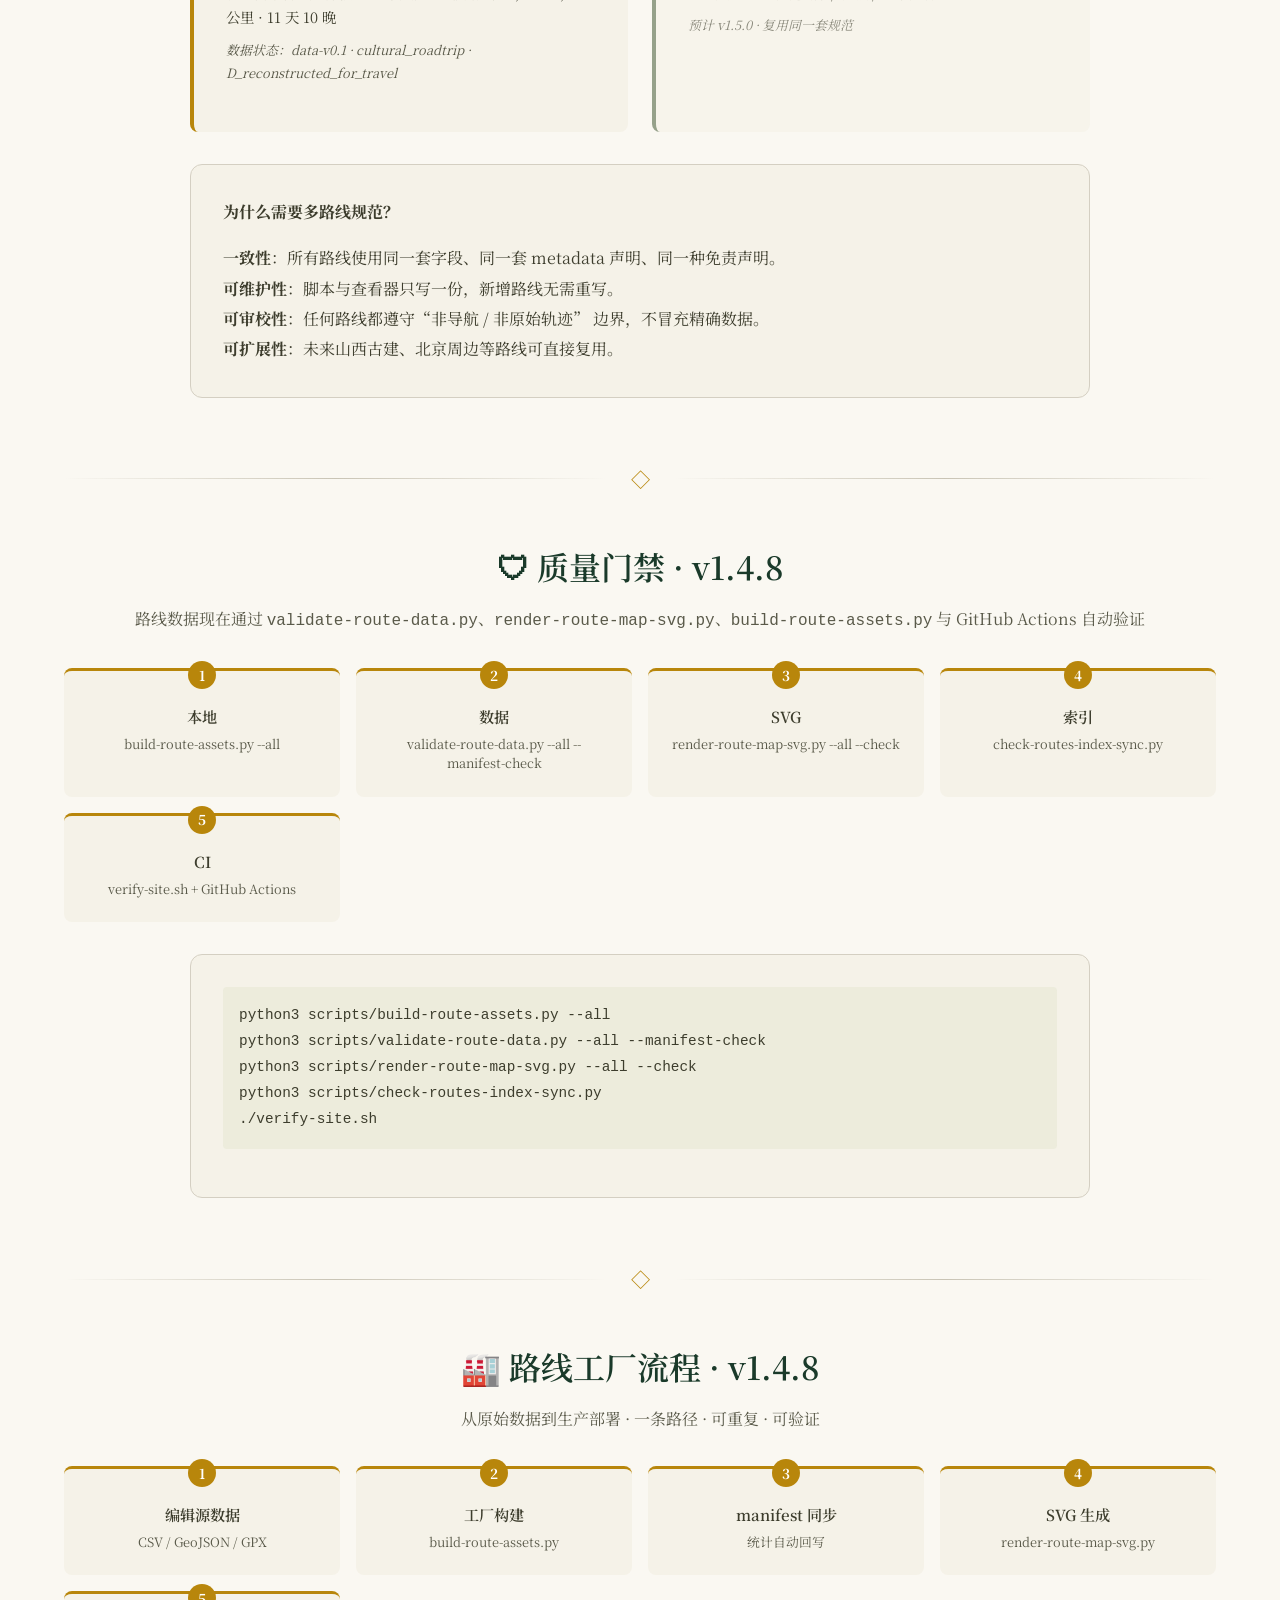
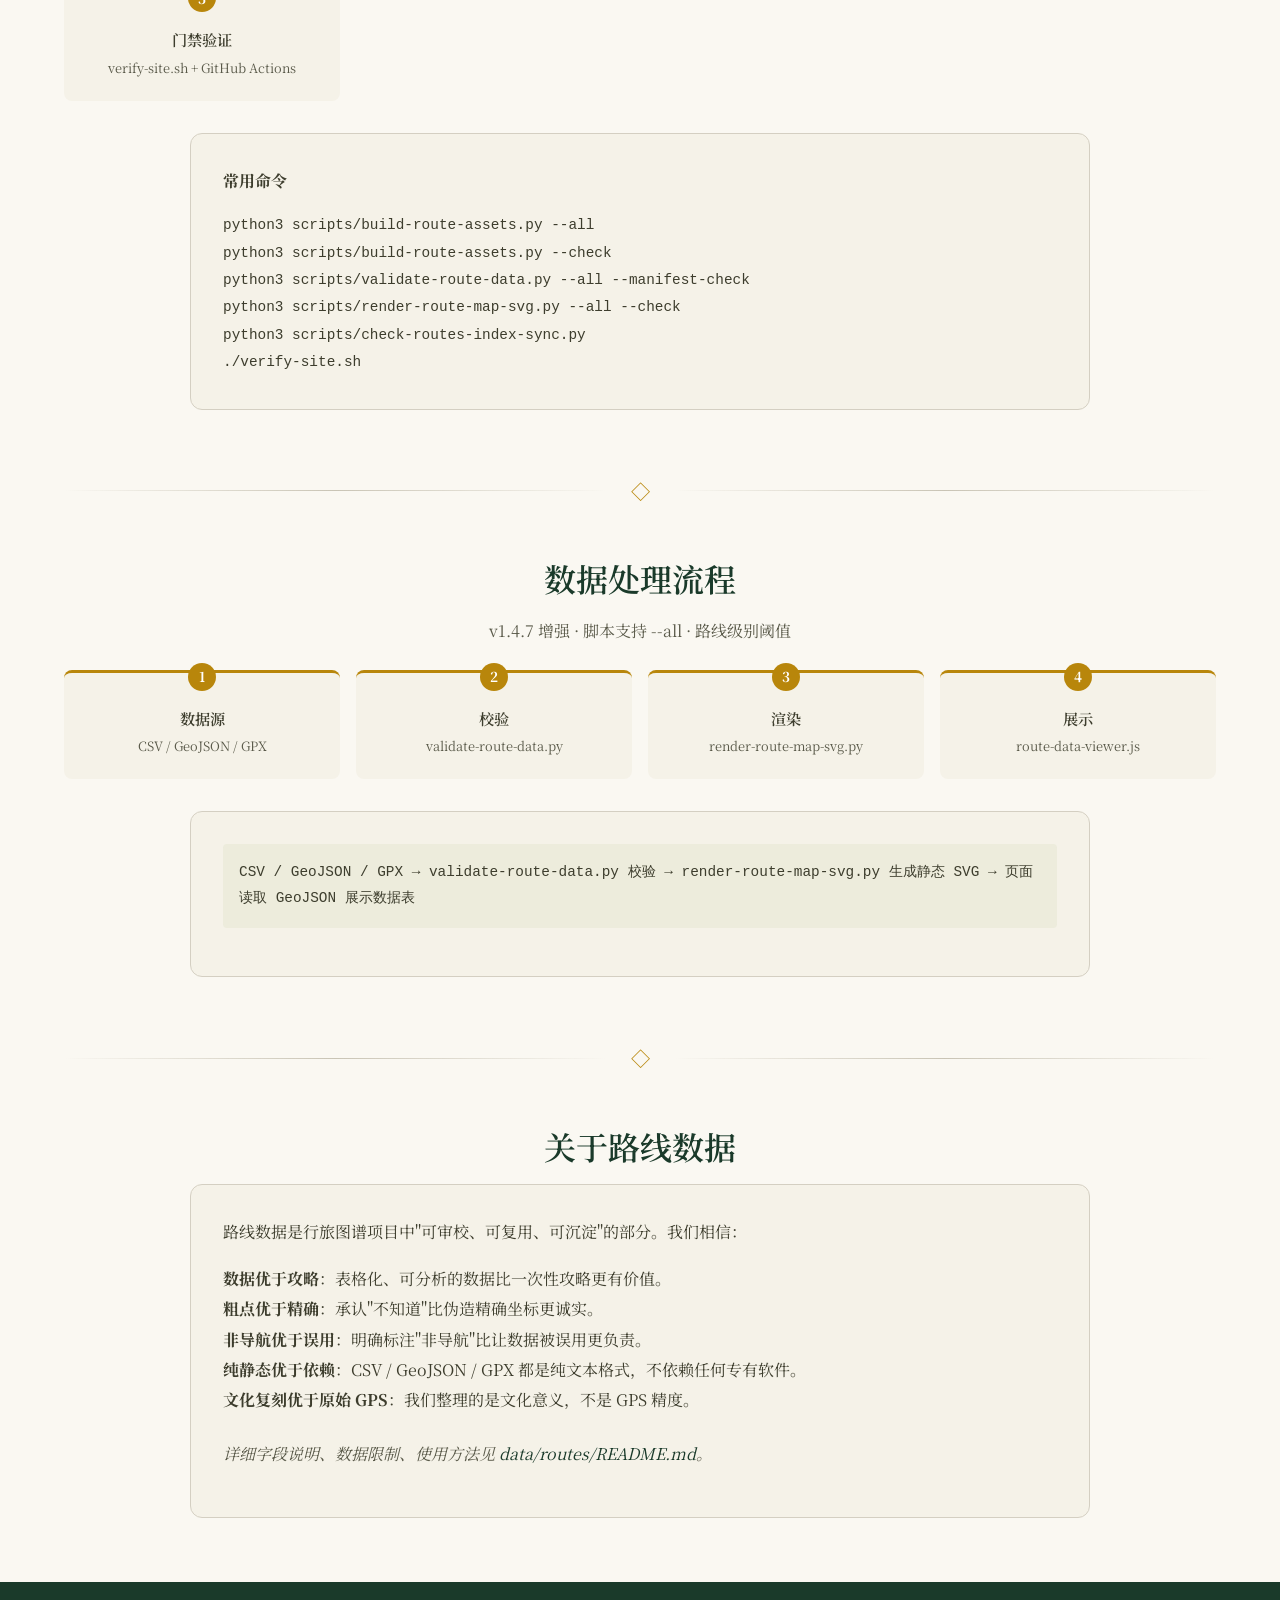
<file: routes/index.html>
<!DOCTYPE html>
<html lang="zh-CN">
<head>
  <meta charset="UTF-8">
  <meta name="viewport" content="width=device-width, initial-scale=1.0">
  <title>路线数据索引 · 行旅图谱 · CSV / GeoJSON / GPX 数据资产</title>
  <meta name="description" content="行旅图谱 · 路线数据索引。把人文路线沉淀为可下载、可审校、可复用的 CSV / GeoJSON / GPX 数据资产。v1.5.2 接入 3 条路线 / 92 个文化复刻粗点 / 28 段路线 / 3 张 SVG。文化复刻粗点，不用于导航。">
  <meta name="author" content="Xin Conan">
  <meta name="keywords" content="行旅图谱, 路线数据, GeoJSON, GPX, CSV, 文化复刻, Out of Eden Walk, Paul Salopek, 辽塔, 山西古建, 路线数据索引">
  <link rel="canonical" href="https://conanxin.github.io/culture-roadtrip-atlas/routes/">
  <meta property="og:title" content="路线数据索引 · 行旅图谱">
  <meta property="og:description" content="把行旅图谱中的人文路线沉淀为可下载、可审校、可复用的 CSV / GeoJSON / GPX 数据资产。v1.5.2 接入 3 条路线。">
  <meta property="og:type" content="website">
  <meta property="og:url" content="https://conanxin.github.io/culture-roadtrip-atlas/routes/">
  <meta property="og:site_name" content="行旅图谱 · Culture Roadtrip Atlas">
  <meta property="og:locale" content="zh_CN">
  <meta property="og:image" content="https://conanxin.github.io/culture-roadtrip-atlas/assets/img/og/routes-index-og.svg">
  <meta property="og:image:width" content="1200">
  <meta property="og:image:height" content="630">
  <meta property="og:image:alt" content="路线数据索引 · 行旅图谱 · 3 条路线 / 28 段 / 92 个文化复刻粗点 / 3 SVG">
  <meta name="twitter:card" content="summary_large_image">
  <meta name="twitter:title" content="路线数据索引 · 行旅图谱">
  <meta name="twitter:description" content="把行旅图谱中的人文路线沉淀为可下载、可审校、可复用的数据资产。">
  <meta name="twitter:image" content="https://conanxin.github.io/culture-roadtrip-atlas/assets/img/og/routes-index-og.svg">
  <meta name="theme-color" content="#2e4f4f">
  
  <link rel="preconnect" href="https://fonts.gstatic.com" crossorigin>
  <link href="https://fonts.googleapis.com/css2?family=Noto+Serif+SC:wght@400;600;700&family=Noto+Sans+SC:wght@400;500;600&display=swap" rel="stylesheet">
  <link rel="stylesheet" href="../assets/css/styles.css">
</head>
<body>
  <!-- 顶部粘性导航 -->
  <nav class="site-nav">
    <div class="container">
      <div class="nav-inner">
        <a href="../index.html" class="nav-brand">← 行旅图谱</a>
        <div class="nav-links">
          <a href="#dashboard" class="nav-link">仪表盘</a>
          <a href="#oedw" class="nav-link">Out of Eden Walk</a>
          <a href="#liao-tower" class="nav-link">辽塔巡礼</a>
          <a href="#shanxi" class="nav-link">山西古建</a>
          <a href="#spec" class="nav-link">规范</a>
          <a href="#multi-route" class="nav-link">多路线</a>
          <a href="#quality-gates" class="nav-link">门禁</a>
          <a href="#process" class="nav-link">流程</a>
          <a href="#future" class="nav-link">未来路线</a>
          <a href="#about" class="nav-link">关于</a>
        </div>
      </div>
    </div>
  </nav>

  <!-- Hero 首屏 -->
  <section class="hero">
    <div class="container">
      <div class="trip-skeleton-badge">🗂️ 路线数据索引 · v1.5.2</div>
      <h1 class="hero-title">路线数据索引</h1>
      <p class="hero-subtitle">把行旅图谱中的人文路线沉淀为可下载、可审校、可复用的数据资产。<br>CSV / GeoJSON / GPX 三种格式 · 纯静态 · 长期可维护</p>
      <div class="trip-tags" style="justify-content: center; margin-top: var(--space-xl);">
        <span class="trip-tag">CSV</span>
        <span class="trip-tag">GeoJSON</span>
        <span class="trip-tag">GPX</span>
        <span class="trip-tag">文化复刻粗点</span>
        <span class="trip-tag">非导航</span>
        <span class="trip-tag">非原始 GPS</span>
      </div>
    </div>
  </section>

  <!-- 说明卡 -->
  <section class="container" style="margin-top: var(--space-2xl);">
    <div class="data-warning">
      <strong>⚠️ 数据使用边界</strong>：
      <ul style="margin-top: var(--space-sm); padding-left: var(--space-xl); margin-bottom: 0;">
        <li>这里的路线数据用于<strong>研究、写作、旅行规划和静态地图制作</strong>。</li>
        <li><strong>不是</strong>实时导航数据。</li>
        <li><strong>不保证</strong>路况、开放状态、交通安全。</li>
        <li>所有点位均为<strong>文化复刻粗点</strong>，不是 Paul Salopek 原始 GPS 轨迹。</li>
        <li>出行前请独立核实交通、天气、管制与安全条件。</li>
      </ul>
    </div>
  </section>

  <!-- 路线资产总览（v1.4.7 新增） -->
  <section class="container" style="margin-top: var(--space-2xl);">
    <div class="city-card" style="max-width: 900px; margin: 0 auto;">
      <h3 class="text-center" style="margin-bottom: var(--space-lg);">📦 路线数据资产总览 · v1.5.2</h3>
      <div class="data-meta-list">
        <div class="data-meta-item">
          <span class="data-meta-label">路线数据资产</span>
          <span class="data-meta-value">3 条</span>
        </div>
        <div class="data-meta-item">
          <span class="data-meta-label">已有数据路线</span>
          <span class="data-meta-value">3 条</span>
        </div>
        <div class="data-meta-item">
          <span class="data-meta-label">规划中路线</span>
          <span class="data-meta-value">0 条</span>
        </div>
        <div class="data-meta-item">
          <span class="data-meta-label">CSV 点位总数</span>
          <span class="data-meta-value">92 个</span>
        </div>
        <div class="data-meta-item">
          <span class="data-meta-label">GeoJSON Feature 总数</span>
          <span class="data-meta-value">123</span>
        </div>
        <div class="data-meta-item">
          <span class="data-meta-label">GPX waypoint 总数</span>
          <span class="data-meta-value">92</span>
        </div>
        <div class="data-meta-item">
          <span class="data-meta-label">SVG 预览</span>
          <span class="data-meta-value">3 张</span>
        </div>
        <div class="data-meta-item">
          <span class="data-meta-label">数据规范</span>
          <span class="data-meta-value">通用化 v1.0（见 docs/ROUTE_DATA_SPEC.md）</span>
        </div>
        <div class="data-meta-item">
          <span class="data-meta-label">质量门禁</span>
          <span class="data-meta-value">v1.4.8 验证 + v1.4.9 山西路线</span>
        </div>
      </div>
      <p style="margin-top: var(--space-md); text-align: center; color: var(--color-text-secondary);">
        所有路线使用同一套 CSV / GeoJSON / GPX / SVG 规范。manifest 集中登记，--all 脚本一次验证。路线工厂 <code>build-route-assets.py</code> 一条命令构建 + 回写 manifest。
      </p>
      <p style="margin-top: var(--space-md); text-align: center; color: var(--color-text-secondary); line-height: 1.7;">
        路线详情页、首页与索引页现在都通过统一 SEO / OG 检查，分享时会使用脚本生成的静态 SVG 卡片。
      </p>
      <p style="margin-top: var(--space-sm); text-align: center; color: var(--color-text-secondary); line-height: 1.7;">
        路线详情页已开始补充不同时间预算下的线路版本（压缩版 / 标准版 / 深度版），方便从数据资产进入实际行程设计。
      </p>
      <p style="margin-top: var(--space-sm); text-align: center; color: var(--color-text-secondary); line-height: 1.7;">
        路线详情页继续补充现场导览信息，包括每日导游词、停留时长、拍摄点和读图顺序。
      </p>
    </div>
  </section>

  <!-- v1.5.0 动态路线仪表盘（搜索 / 筛选 / 对比） -->
  <section id="dashboard" class="container" style="margin-top: var(--space-2xl);">
    <div class="city-card" style="max-width: 1100px; margin: 0 auto;">
      <h3 class="text-center" style="margin-bottom: var(--space-md);">🧭 路线仪表盘 · 搜索 / 筛选 / 对比</h3>
      <p style="text-align: center; color: var(--color-text-secondary); margin-bottom: var(--space-md);">
        动态加载 <code>routes-manifest.json</code> · 搜索 / 筛选 / 排序 / 对比 · 无依赖纯 Vanilla JS
      </p>
      <section id="routes-manifest-dashboard" class="routes-manifest-dashboard">
        <div class="route-index-loading">正在加载路线索引数据……</div>
        <noscript>浏览器未启用 JavaScript。请使用下方静态路线数据卡片（已硬编码 fallback）。</noscript>
      </section>
    </div>
  </section>

  <!-- 数据文件说明 -->
  <section class="container" style="margin-top: var(--space-2xl);">
    <div class="city-card" style="max-width: 900px; margin: 0 auto;">
      <h3 class="text-center" style="margin-bottom: var(--space-lg);">📋 三种数据格式 · 使用场景</h3>
      <div class="data-file-list">
        <div class="data-file-item">
          <span class="data-format-badge data-format-csv">CSV</span>
          <div class="data-file-content">
            <strong>表格分析</strong>
            <p>Excel / Numbers / Pandas · 字段化数据 · 适合统计与可视化</p>
          </div>
        </div>
        <div class="data-file-item">
          <span class="data-format-badge data-format-geojson">GeoJSON</span>
          <div class="data-file-content">
            <strong>静态地图制作</strong>
            <p>QGIS / geojson.io / Leaflet / Mapbox · Point + LineString · 静态嵌入</p>
          </div>
        </div>
        <div class="data-file-item">
          <span class="data-format-badge data-format-gpx">GPX</span>
          <div class="data-file-content">
            <strong>粗略 waypoint 查看</strong>
            <p>Google Earth / GPX Viewer · 仅作粗略 waypoint · <strong style="color: #c0392b;">不作导航</strong></p>
          </div>
        </div>
      </div>
    </div>
  </section>

  <!-- 路线数据卡片 -->
  <section id="oedw" class="container" style="margin-top: var(--space-3xl);">
    <div class="section-divider">
      <span class="section-divider-icon">◇</span>
    </div>
    <h2 class="text-center" style="margin-bottom: var(--space-md);">Out of Eden Walk 中国段 · 路线数据</h2>
    <p style="text-align: center; color: var(--color-text-secondary); margin-bottom: var(--space-xl);">
      v1.4.7 · 50% · 文化复刻粗点 · 42 个点位 · 10 段路线
    </p>

    <div class="route-data-card">
      <div class="route-data-header">
        <div class="route-data-title-block">
          <div class="data-status-badge">50% · 文化复刻粗点</div>
          <h3 class="route-data-title">Out of Eden Walk 中国段复刻路线</h3>
          <p class="route-data-subtitle">从滇西边境到大连黄海，沿 Paul Salopek 的慢新闻足迹，穿越茶马古道、蜀道、黄土高原、北京、长城与东北海岸。</p>
        </div>
      </div>

      <div class="data-meta-list">
        <div class="data-meta-item">
          <span class="data-meta-label">数据版本</span>
          <span class="data-meta-value">v1.4.7</span>
        </div>
        <div class="data-meta-item">
          <span class="data-meta-label">点位数量</span>
          <span class="data-meta-value">42 个</span>
        </div>
        <div class="data-meta-item">
          <span class="data-meta-label">段落数量</span>
          <span class="data-meta-value">10 段</span>
        </div>
        <div class="data-meta-item">
          <span class="data-meta-label">坐标精度</span>
          <span class="data-meta-value">城市 / 地标 / 区域 / 粗点</span>
        </div>
        <div class="data-meta-item">
          <span class="data-meta-label">里程口径</span>
          <span class="data-meta-value">约 6,000–6,700 公里</span>
        </div>
        <div class="data-meta-item">
          <span class="data-meta-label">时间跨度</span>
          <span class="data-meta-value">2021 秋 → 2024.8</span>
        </div>
      </div>

      <h4 class="route-data-section-title">🗺️ 静态地图预览</h4>
      <div class="route-map-preview">
        <img src="../assets/img/routes/out-of-eden-walk-china-map.svg" alt="Out of Eden Walk 中国段路线数据预览">
      </div>

      <h4 class="route-data-section-title">📊 数据统计</h4>
      <div class="data-meta-list">
        <div class="data-meta-item">
          <span class="data-meta-label">点位数</span>
          <span class="data-meta-value">42</span>
        </div>
        <div class="data-meta-item">
          <span class="data-meta-label">段落数</span>
          <span class="data-meta-value">10</span>
        </div>
        <div class="data-meta-item">
          <span class="data-meta-label">GeoJSON features</span>
          <span class="data-meta-value">53</span>
        </div>
        <div class="data-meta-item">
          <span class="data-meta-label">GPX waypoints</span>
          <span class="data-meta-value">42</span>
        </div>
        <div class="data-meta-item">
          <span class="data-meta-label">数据版本</span>
          <span class="data-meta-value">v1.4.7</span>
        </div>
        <div class="data-meta-item">
          <span class="data-meta-label">数据类型</span>
          <span class="data-meta-value">文化复刻粗点</span>
        </div>
        <div class="data-meta-item">
          <span class="data-meta-label">原始 GPS</span>
          <span class="data-meta-value">否</span>
        </div>
        <div class="data-meta-item">
          <span class="data-meta-label">用途</span>
          <span class="data-meta-value">研究 / 写作 / 静态地图 / 分段旅行规划</span>
        </div>
        <div class="data-meta-item">
          <span class="data-meta-label">限制</span>
          <span class="data-meta-value">非导航 / 非安全穿越指引</span>
        </div>
      </div>

            <h4 class="route-data-section-title">📥 下载文件</h4>
      <div class="route-data-downloads">
        <a href="../data/routes/out-of-eden-walk-china.csv" class="route-data-button" download>
          <span class="data-format-badge data-format-csv">CSV</span>
          <span class="route-data-button-label">下载 CSV</span>
          <span class="route-data-button-meta">~7 KB · 18 字段 · 表格分析</span>
        </a>
        <a href="../data/routes/out-of-eden-walk-china.geojson" class="route-data-button" download>
          <span class="data-format-badge data-format-geojson">GeoJSON</span>
          <span class="route-data-button-label">下载 GeoJSON</span>
          <span class="route-data-button-meta">~14 KB · 42 Point + 11 LineString · 静态地图</span>
        </a>
        <a href="../data/routes/out-of-eden-walk-china.gpx" class="route-data-button" download>
          <span class="data-format-badge data-format-gpx">GPX</span>
          <span class="route-data-button-label">下载 GPX</span>
          <span class="route-data-button-meta">~12 KB · 42 waypoints + 1 track · 仅作粗略查看</span>
        </a>
      </div>

      <h4 class="route-data-section-title">📖 数据说明</h4>
      <ul class="data-disclaimer-list">
        <li><strong>不是 Paul Salopek 原始 GPS 轨迹</strong>。本数据基于公开 milestone / dispatch 整理，不是 National Geographic 持有的原始 GPS 数据。</li>
        <li><strong>不用于导航</strong>。本数据仅作粗略 waypoint 与概括路线参考，不能用于任何导航设备、户外活动或紧急救援。</li>
        <li><strong>坐标为粗点</strong>。允许使用城市、景区、古道节点、港口的粗略经纬度，不伪造精确步行轨迹。</li>
        <li><strong>出行前需二次核对</strong>。实地走访前请以最新官方材料为准，独立核实交通、天气、管制与安全条件。</li>
      </ul>

      <div class="route-data-cta">
        <a href="../trips/out-of-eden-walk-china/" class="btn btn-primary">查看路线页面 →</a>
        <a href="../data/routes/README.md" class="btn btn-outline">查看数据 README</a>
      </div>
    </div>
  </section>

  <!-- 辽塔巡礼 · 路线数据（v1.4.7 新增） -->
  <section id="liao-tower" class="container" style="margin-top: var(--space-3xl);">
    <div class="section-divider">
      <span class="section-divider-icon">◇</span>
    </div>
    <h2 class="text-center" style="margin-bottom: var(--space-md);">北京出发·辽塔巡礼 · 路线数据</h2>
    <p style="text-align: center; color: var(--color-text-secondary); margin-bottom: var(--space-xl);">
      v1.4.7 · data-v0.1 · 文化自驾粗点 · 20 个点位 · 9 段路线
    </p>

    <div class="route-data-card">
      <div class="route-data-header">
        <div class="route-data-title-block">
          <div class="data-status-badge">data-v0.1 · 文化自驾粗点</div>
          <h3 class="route-data-title">北京出发·辽塔巡礼自驾导游手册</h3>
          <p class="route-data-subtitle">9 天 8 晚闭环自驾 · 穿越辽宁、吉林、内蒙古、河北 · 拜访辽塔、契丹捺钵、辽五京古都、承德避暑山庄。</p>
        </div>
      </div>

      <div class="data-meta-list">
        <div class="data-meta-item">
          <span class="data-meta-label">数据版本</span>
          <span class="data-meta-value">v1.4.7</span>
        </div>
        <div class="data-meta-item">
          <span class="data-meta-label">点位数量</span>
          <span class="data-meta-value">20 个</span>
        </div>
        <div class="data-meta-item">
          <span class="data-meta-label">段落数量</span>
          <span class="data-meta-value">9 段 (S01–S09)</span>
        </div>
        <div class="data-meta-item">
          <span class="data-meta-label">数据类型</span>
          <span class="data-meta-value">文化自驾粗点</span>
        </div>
        <div class="data-meta-item">
          <span class="data-meta-label">里程口径</span>
          <span class="data-meta-value">约 2,000–2,400 公里</span>
        </div>
        <div class="data-meta-item">
          <span class="data-meta-label">路线结构</span>
          <span class="data-meta-value">闭环自驾 · 9 天 8 晚</span>
        </div>
      </div>

      <h4 class="route-data-section-title">🗺️ 静态地图预览</h4>
      <div class="route-map-preview">
        <img src="../assets/img/routes/liao-tower-roadtrip-map.svg" alt="北京出发·辽塔巡礼自驾粗点路线预览">
      </div>

      <h4 class="route-data-section-title">📊 数据统计</h4>
      <div class="data-meta-list">
        <div class="data-meta-item">
          <span class="data-meta-label">点位数</span>
          <span class="data-meta-value">20</span>
        </div>
        <div class="data-meta-item">
          <span class="data-meta-label">段落数</span>
          <span class="data-meta-value">9</span>
        </div>
        <div class="data-meta-item">
          <span class="data-meta-label">GeoJSON features</span>
          <span class="data-meta-value">30</span>
        </div>
        <div class="data-meta-item">
          <span class="data-meta-label">GPX waypoints</span>
          <span class="data-meta-value">20</span>
        </div>
        <div class="data-meta-item">
          <span class="data-meta-label">数据版本</span>
          <span class="data-meta-value">v1.4.7</span>
        </div>
        <div class="data-meta-item">
          <span class="data-meta-label">数据类型</span>
          <span class="data-meta-value">文化自驾粗点</span>
        </div>
        <div class="data-meta-item">
          <span class="data-meta-label">原始 GPS</span>
          <span class="data-meta-value">否</span>
        </div>
        <div class="data-meta-item">
          <span class="data-meta-label">用途</span>
          <span class="data-meta-value">自驾规划 / 文化旅行 / 静态地图</span>
        </div>
        <div class="data-meta-item">
          <span class="data-meta-label">限制</span>
          <span class="data-meta-value">非导航 / 非实时路况 / 非开放状态判断</span>
        </div>
      </div>

      <h4 class="route-data-section-title">📥 下载文件</h4>
      <div class="route-data-downloads">
        <a href="../data/routes/liao-tower-roadtrip.csv" class="route-data-button" download>
          <span class="data-format-badge data-format-csv">CSV</span>
          <span class="route-data-button-label">下载 CSV</span>
          <span class="route-data-button-meta">~4.7 KB · 18 字段 · 20 个粗点 · 表格分析</span>
        </a>
        <a href="../data/routes/liao-tower-roadtrip.geojson" class="route-data-button" download>
          <span class="data-format-badge data-format-geojson">GeoJSON</span>
          <span class="route-data-button-label">下载 GeoJSON</span>
          <span class="route-data-button-meta">~10 KB · 20 Point + 10 LineString · 静态地图</span>
        </a>
        <a href="../data/routes/liao-tower-roadtrip.gpx" class="route-data-button" download>
          <span class="data-format-badge data-format-gpx">GPX</span>
          <span class="route-data-button-label">下载 GPX</span>
          <span class="route-data-button-meta">~8 KB · 20 waypoints + 1 track · 仅作粗略查看</span>
        </a>
      </div>

      <h4 class="route-data-section-title">📖 数据说明</h4>
      <ul class="data-disclaimer-list">
        <li><strong>不是实时导航数据</strong>。本数据基于项目内路线页面整理，不用于任何导航设备、户外活动或紧急救援。</li>
        <li><strong>不保证路况与开放状态</strong>。自驾前必须独立核实交通、天气、管制与安全条件。</li>
        <li><strong>坐标为粗点</strong>。允许使用城市、景区、地标公开粗略经纬度，不伪造精确自驾轨迹。</li>
        <li><strong>文保单位需核查</strong>。辽塔、博物馆、石窟的开放时间需以最新官方发布为准。</li>
      </ul>

      <div class="route-data-cta">
        <a href="../trips/liao-tower-roadtrip/" class="btn btn-primary">查看路线页面 →</a>
        <a href="../data/routes/README.md" class="btn btn-outline">查看数据 README</a>
      </div>
    </div>
  </section>

  <!-- 山西古建 · 路线数据（v1.4.9 新增） -->
  <section id="shanxi" class="container" style="margin-top: var(--space-3xl);">
    <div class="section-divider">
      <span class="section-divider-icon">◇</span>
    </div>
    <h2 class="text-center" style="margin-bottom: var(--space-md);">山西古建路线 · 路线数据</h2>
    <p style="text-align: center; color: var(--color-text-secondary); margin-bottom: var(--space-xl);">
      v1.4.9 · data-v0.1 · 文化自驾粗点 · 30 个点位 · 9 段路线
    </p>

    <div class="route-data-card">
      <div class="route-data-header">
        <div class="route-data-title-block">
          <div class="data-status-badge">data-v0.1 · 文化自驾粗点</div>
          <h3 class="route-data-title">山西古建自驾线</h3>
          <p class="route-data-subtitle">从大同到晋东南，沿途寻找中国古建筑的半部历史——唐、五代、宋、辽、金、元、明、清的木构遗产。</p>
        </div>
      </div>

      <div class="data-meta-list">
        <div class="data-meta-item">
          <span class="data-meta-label">数据版本</span>
          <span class="data-meta-value">v1.4.9</span>
        </div>
        <div class="data-meta-item">
          <span class="data-meta-label">点位数量</span>
          <span class="data-meta-value">30 个</span>
        </div>
        <div class="data-meta-item">
          <span class="data-meta-label">段落数量</span>
          <span class="data-meta-value">9 段 (S01–S09)</span>
        </div>
        <div class="data-meta-item">
          <span class="data-meta-label">数据类型</span>
          <span class="data-meta-value">文化自驾粗点</span>
        </div>
        <div class="data-meta-item">
          <span class="data-meta-label">里程口径</span>
          <span class="data-meta-value">约 2,400–2,800 公里</span>
        </div>
        <div class="data-meta-item">
          <span class="data-meta-label">路线结构</span>
          <span class="data-meta-value">11 天 10 晚 / 8 天压缩 / 14 天慢行</span>
        </div>
      </div>

      <h4 class="route-data-section-title">🗺️ 静态地图预览</h4>
      <div class="route-map-preview">
        <img src="../assets/img/routes/shanxi-ancient-architecture-map.svg" alt="山西古建路线文化自驾粗点路线预览">
      </div>

      <h4 class="route-data-section-title">📊 数据统计</h4>
      <div class="data-meta-list">
        <div class="data-meta-item">
          <span class="data-meta-label">点位数</span>
          <span class="data-meta-value">30</span>
        </div>
        <div class="data-meta-item">
          <span class="data-meta-label">段落数</span>
          <span class="data-meta-value">9</span>
        </div>
        <div class="data-meta-item">
          <span class="data-meta-label">GeoJSON features</span>
          <span class="data-meta-value">40</span>
        </div>
        <div class="data-meta-item">
          <span class="data-meta-label">GPX waypoints</span>
          <span class="data-meta-value">30</span>
        </div>
        <div class="data-meta-item">
          <span class="data-meta-label">数据版本</span>
          <span class="data-meta-value">v1.4.9</span>
        </div>
        <div class="data-meta-item">
          <span class="data-meta-label">数据类型</span>
          <span class="data-meta-value">文化自驾粗点</span>
        </div>
        <div class="data-meta-item">
          <span class="data-meta-label">原始 GPS</span>
          <span class="data-meta-value">否</span>
        </div>
        <div class="data-meta-item">
          <span class="data-meta-label">用途</span>
          <span class="data-meta-value">自驾规划 / 古建研究 / 静态地图</span>
        </div>
        <div class="data-meta-item">
          <span class="data-meta-label">限制</span>
          <span class="data-meta-value">非导航 / 非实时路况 / 需出行前核查开放状态</span>
        </div>
      </div>

      <h4 class="route-data-section-title">📥 下载文件</h4>
      <div class="route-data-downloads">
        <a href="../data/routes/shanxi-ancient-architecture.csv" class="route-data-button" download>
          <span class="data-format-badge data-format-csv">CSV</span>
          <span class="route-data-button-label">下载 CSV</span>
          <span class="route-data-button-meta">~7 KB · 18 字段 · 30 个粗点 · 表格分析</span>
        </a>
        <a href="../data/routes/shanxi-ancient-architecture.geojson" class="route-data-button" download>
          <span class="data-format-badge data-format-geojson">GeoJSON</span>
          <span class="route-data-button-label">下载 GeoJSON</span>
          <span class="route-data-button-meta">~14 KB · 30 Point + 10 LineString · 静态地图</span>
        </a>
        <a href="../data/routes/shanxi-ancient-architecture.gpx" class="route-data-button" download>
          <span class="data-format-badge data-format-gpx">GPX</span>
          <span class="route-data-button-label">下载 GPX</span>
          <span class="route-data-button-meta">~12 KB · 30 waypoints + 1 track · 粗略查看</span>
        </a>
      </div>

      <h4 class="route-data-section-title">📖 数据说明</h4>
      <ul class="data-disclaimer-list">
        <li><strong>不是实时导航数据</strong>。本数据基于项目内路线页面整理，不用于任何导航设备、户外活动或紧急救援。</li>
        <li><strong>不保证路况与开放状态</strong>。文保单位的开放时间、预约信息、门票、临时闭馆需以最新官方发布为准。</li>
        <li><strong>坐标为粗点</strong>。允许使用城市、景区、文保单位、区域公开粗略经纬度，不伪造精确自驾轨迹。</li>
        <li><strong>出行前需二次核对</strong>。实地走访前请以最新官方材料为准，独立核实交通、天气、管制与安全条件。</li>
      </ul>

      <div class="route-data-cta">
        <a href="../trips/shanxi-ancient-architecture-roadtrip/" class="btn btn-primary">查看路线页面 →</a>
        <a href="../data/routes/README.md" class="btn btn-outline">查看数据 README</a>
      </div>
    </div>
  </section>

  <!-- 未来路线 -->
  <section id="future" class="container" style="margin-top: var(--space-3xl);">
    <div class="section-divider">
      <span class="section-divider-icon">◇</span>
    </div>
    <h2 class="text-center" style="margin-bottom: var(--space-md);">未来路线数据资产</h2>
    <p style="text-align: center; color: var(--color-text-secondary); margin-bottom: var(--space-xl);">
      未来阶段将逐步补足其他路线的 CSV / GeoJSON / GPX 数据
    </p>

    <div class="data-index-grid">
      <div class="data-index-card data-index-planning">
        <div class="data-status-badge">规划中</div>
        <h4 class="data-index-title">北京周边路线数据</h4>
        <p class="data-index-desc">2–3 天短途 · 燕赵古道 / 长城 / 皇家园林 / 京畿文保</p>
        <p class="data-index-meta">预计格式：CSV / GeoJSON / GPX · v1.5.2</p>
      </div>
    </div>
  </section>

  <!-- 关于 -->
  <section id="spec" class="container" style="margin-top: var(--space-3xl);">
    <div class="section-divider">
      <span class="section-divider-icon">◇</span>
    </div>
    <h2 class="text-center" style="margin-bottom: var(--space-md);">数据规范</h2>
    <p style="text-align: center; color: var(--color-text-secondary); margin-bottom: var(--space-lg);">
      v1.4.7 全面通用化 · 独立 docs/ROUTE_DATA_SPEC.md / 独立 docs/ROUTE_PAGE_TEMPLATE.md / routes-manifest.json
    </p>
    <div class="city-card" style="max-width: 900px; margin: 0 auto;">
      <p style="line-height: 1.9;">当前路线数据统一使用 <strong>CSV / GeoJSON / GPX</strong> 三格式。每个点位必须包含 18 个字段：</p>
      <ul style="line-height: 1.9;">
        <li><code>segment_id</code> · 段落编号（S01–S10 或 S01–S09）</li>
        <li><code>source_level</code> · 来源等级（A_official_oedw / B_partner_or_education / C_chinese_media / D_reconstructed_for_travel / <strong>E_project_internal</strong>）</li>
        <li><code>coordinate_precision</code> · 坐标精度（city / landmark / region / approximate / unknown）</li>
        <li><code>replication_feasibility</code> · 复刻可行性（high / medium / low / not_recommended / reading_only）</li>
        <li><code>difficulty</code> · 旅行难度（easy / medium / hard / extreme / mixed / n/a）</li>
        <li><code>risk_note</code> · 风险提示</li>
      </ul>
      <p style="margin-top: var(--space-md); line-height: 1.9;">所有格式 metadata / desc 中必须明确标注：<strong>非原始 GPS 轨迹 + 非导航</strong>。所有路线共享 <code>routes-manifest.json</code> 集中登记。</p>
      <p style="margin-top: var(--space-md);">
        详细规范：<a href="../docs/ROUTE_DATA_SPEC.md">docs/ROUTE_DATA_SPEC.md</a> ·
        页面模板：<a href="../docs/ROUTE_PAGE_TEMPLATE.md">docs/ROUTE_PAGE_TEMPLATE.md</a> ·
        数据目录说明：<a href="../data/routes/README.md">data/routes/README.md</a>
      </p>
    </div>
  </section>

  <!-- 多路线规范（v1.4.7 新增 · v1.5.1 增强） -->
  <section id="multi-route" class="container" style="margin-top: var(--space-3xl);">
    <div class="section-divider">
      <span class="section-divider-icon">◇</span>
    </div>
    <h2 class="text-center" style="margin-bottom: var(--space-md);">多路线规范 · v1.4.7 · v1.5.1</h2>
    <p style="text-align: center; color: var(--color-text-secondary); margin-bottom: var(--space-xl);">
      从 Phase 7 开始，所有路线都使用同一套 CSV / GeoJSON / GPX / SVG 规范与 manifest 登记
    </p>

    <div class="data-index-grid">
      <div class="data-index-card" style="border-left: 4px solid #6b8e23;">
        <div class="data-status-badge">长线样板</div>
        <h4 class="data-index-title">Out of Eden Walk 中国段</h4>
        <p class="data-index-desc">长距离文化复刻样板 · 42 个点位 · 10 段路线 · 6,000–6,700 公里 · 两年多</p>
        <p class="data-index-meta">数据状态：50% · cultural_replica · A_official_oedw</p>
      </div>
      <div class="data-index-card" style="border-left: 4px solid #b8860b;">
        <div class="data-status-badge">自驾样板</div>
        <h4 class="data-index-title">辽塔巡礼自驾</h4>
        <p class="data-index-desc">自驾人文路线样板 · 20 个点位 · 9 段路线 · 2,000–2,400 公里 · 9 天 8 晚</p>
        <p class="data-index-meta">数据状态：data-v0.1 · cultural_roadtrip · E_project_internal</p>
      </div>
      <div class="data-index-card" style="border-left: 4px solid #b8860b;">
        <div class="data-status-badge">长线样板</div>
        <h4 class="data-index-title">山西古建自驾</h4>
        <p class="data-index-desc">长距离木构遗产样板 · 30 个点位 · 9 段路线 · 2,400–2,800 公里 · 11 天 10 晚</p>
        <p class="data-index-meta">数据状态：data-v0.1 · cultural_roadtrip · D_reconstructed_for_travel</p>
      </div>
      <div class="data-index-card" style="border-left: 4px solid #6b7c5f; opacity: 0.7;">
        <div class="data-status-badge">后续复用</div>
        <h4 class="data-index-title">北京周边路线</h4>
        <p class="data-index-desc">2–3 天短途 · 京畿文保 / 长城 / 皇家园林</p>
        <p class="data-index-meta">预计 v1.5.0 · 复用同一套规范</p>
      </div>
    </div>

    <div class="city-card" style="max-width: 900px; margin: var(--space-xl) auto 0;">
      <p style="line-height: 1.9;"><strong>为什么需要多路线规范？</strong></p>
      <ul style="line-height: 1.9;">
        <li><strong>一致性</strong>：所有路线使用同一套字段、同一套 metadata 声明、同一种免责声明。</li>
        <li><strong>可维护性</strong>：脚本与查看器只写一份，新增路线无需重写。</li>
        <li><strong>可审校性</strong>：任何路线都遵守“非导航 / 非原始轨迹” 边界，不冒充精确数据。</li>
        <li><strong>可扩展性</strong>：未来山西古建、北京周边等路线可直接复用。</li>
      </ul>
    </div>
  </section>

  <!-- 质量门禁（v1.4.8 新增） -->
  <section id="quality-gates" class="container" style="margin-top: var(--space-3xl);">
    <div class="section-divider">
      <span class="section-divider-icon">◇</span>
    </div>
    <h2 class="text-center" style="margin-bottom: var(--space-md);">🛡 质量门禁 · v1.4.8</h2>
    <p style="text-align: center; color: var(--color-text-secondary); margin-bottom: var(--space-xl);">
      路线数据现在通过 <code>validate-route-data.py</code>、<code>render-route-map-svg.py</code>、<code>build-route-assets.py</code> 与 GitHub Actions 自动验证
    </p>

    <div class="data-process-flow">
      <div class="data-process-step">
        <div class="data-process-step-num">1</div>
        <div class="data-process-step-title">本地</div>
        <div class="data-process-step-desc">build-route-assets.py --all</div>
      </div>
      <div class="data-process-step">
        <div class="data-process-step-num">2</div>
        <div class="data-process-step-title">数据</div>
        <div class="data-process-step-desc">validate-route-data.py --all --manifest-check</div>
      </div>
      <div class="data-process-step">
        <div class="data-process-step-num">3</div>
        <div class="data-process-step-title">SVG</div>
        <div class="data-process-step-desc">render-route-map-svg.py --all --check</div>
      </div>
      <div class="data-process-step">
        <div class="data-process-step-num">4</div>
        <div class="data-process-step-title">索引</div>
        <div class="data-process-step-desc">check-routes-index-sync.py</div>
      </div>
      <div class="data-process-step">
        <div class="data-process-step-num">5</div>
        <div class="data-process-step-title">CI</div>
        <div class="data-process-step-desc">verify-site.sh + GitHub Actions</div>
      </div>
    </div>

    <div class="city-card" style="max-width: 900px; margin: var(--space-xl) auto 0;">
      <p style="font-family: monospace; font-size: 0.9rem; background: rgba(107, 142, 35, 0.06); padding: var(--space-md); border-radius: var(--radius-sm);">
        python3 scripts/build-route-assets.py --all<br>
        python3 scripts/validate-route-data.py --all --manifest-check<br>
        python3 scripts/render-route-map-svg.py --all --check<br>
        python3 scripts/check-routes-index-sync.py<br>
        ./verify-site.sh
      </p>
    </div>
  </section>

  <!-- 路线工厂流程（v1.4.8 新增） -->
  <section id="route-factory" class="container" style="margin-top: var(--space-3xl);">
    <div class="section-divider">
      <span class="section-divider-icon">◇</span>
    </div>
    <h2 class="text-center" style="margin-bottom: var(--space-md);">🏭 路线工厂流程 · v1.4.8</h2>
    <p style="text-align: center; color: var(--color-text-secondary); margin-bottom: var(--space-xl);">
      从原始数据到生产部署 · 一条路径 · 可重复 · 可验证
    </p>

    <div class="data-process-flow">
      <div class="data-process-step">
        <div class="data-process-step-num">1</div>
        <div class="data-process-step-title">编辑源数据</div>
        <div class="data-process-step-desc">CSV / GeoJSON / GPX</div>
      </div>
      <div class="data-process-step">
        <div class="data-process-step-num">2</div>
        <div class="data-process-step-title">工厂构建</div>
        <div class="data-process-step-desc">build-route-assets.py</div>
      </div>
      <div class="data-process-step">
        <div class="data-process-step-num">3</div>
        <div class="data-process-step-title">manifest 同步</div>
        <div class="data-process-step-desc">统计自动回写</div>
      </div>
      <div class="data-process-step">
        <div class="data-process-step-num">4</div>
        <div class="data-process-step-title">SVG 生成</div>
        <div class="data-process-step-desc">render-route-map-svg.py</div>
      </div>
      <div class="data-process-step">
        <div class="data-process-step-num">5</div>
        <div class="data-process-step-title">门禁验证</div>
        <div class="data-process-step-desc">verify-site.sh + GitHub Actions</div>
      </div>
    </div>

    <div class="city-card" style="max-width: 900px; margin: var(--space-xl) auto 0;">
      <p style="line-height: 1.9;"><strong>常用命令</strong></p>
      <ul style="line-height: 1.9; font-family: monospace; font-size: 0.9rem;">
        <li>python3 scripts/build-route-assets.py --all</li>
        <li>python3 scripts/build-route-assets.py --check</li>
        <li>python3 scripts/validate-route-data.py --all --manifest-check</li>
        <li>python3 scripts/render-route-map-svg.py --all --check</li>
        <li>python3 scripts/check-routes-index-sync.py</li>
        <li>./verify-site.sh</li>
      </ul>
    </div>
  </section>

  <section id="process" class="container" style="margin-top: var(--space-3xl);">
    <div class="section-divider">
      <span class="section-divider-icon">◇</span>
    </div>
    <h2 class="text-center" style="margin-bottom: var(--space-md);">数据处理流程</h2>
    <p style="text-align: center; color: var(--color-text-secondary); margin-bottom: var(--space-lg);">
      v1.4.7 增强 · 脚本支持 --all · 路线级别阈值
    </p>

    <div class="data-process-flow">
      <div class="data-process-step">
        <div class="data-process-step-num">1</div>
        <div class="data-process-step-title">数据源</div>
        <div class="data-process-step-desc">CSV / GeoJSON / GPX</div>
      </div>
      <div class="data-process-step">
        <div class="data-process-step-num">2</div>
        <div class="data-process-step-title">校验</div>
        <div class="data-process-step-desc">validate-route-data.py</div>
      </div>
      <div class="data-process-step">
        <div class="data-process-step-num">3</div>
        <div class="data-process-step-title">渲染</div>
        <div class="data-process-step-desc">render-route-map-svg.py</div>
      </div>
      <div class="data-process-step">
        <div class="data-process-step-num">4</div>
        <div class="data-process-step-title">展示</div>
        <div class="data-process-step-desc">route-data-viewer.js</div>
      </div>
    </div>

    <div class="city-card" style="max-width: 900px; margin: var(--space-xl) auto 0;">
      <p style="font-family: monospace; font-size: 0.9rem; background: rgba(107, 142, 35, 0.06); padding: var(--space-md); border-radius: var(--radius-sm);">
        CSV / GeoJSON / GPX → validate-route-data.py 校验 → render-route-map-svg.py 生成静态 SVG → 页面读取 GeoJSON 展示数据表
      </p>
    </div>
  </section>

    <section id="about" class="container" style="margin-top: var(--space-3xl);">
    <div class="section-divider">
      <span class="section-divider-icon">◇</span>
    </div>
    <h2 class="text-center" style="margin-bottom: var(--space-md);">关于路线数据</h2>

    <div class="city-card" style="max-width: 900px; margin: 0 auto;">
      <p style="line-height: 1.9;">路线数据是行旅图谱项目中"可审校、可复用、可沉淀"的部分。我们相信：</p>
      <ul style="line-height: 1.9;">
        <li><strong>数据优于攻略</strong>：表格化、可分析的数据比一次性攻略更有价值。</li>
        <li><strong>粗点优于精确</strong>：承认"不知道"比伪造精确坐标更诚实。</li>
        <li><strong>非导航优于误用</strong>：明确标注"非导航"比让数据被误用更负责。</li>
        <li><strong>纯静态优于依赖</strong>：CSV / GeoJSON / GPX 都是纯文本格式，不依赖任何专有软件。</li>
        <li><strong>文化复刻优于原始 GPS</strong>：我们整理的是文化意义，不是 GPS 精度。</li>
      </ul>
      <p style="margin-top: var(--space-lg); color: var(--color-text-secondary); font-style: italic;">
        详细字段说明、数据限制、使用方法见
        <a href="../data/routes/README.md">data/routes/README.md</a>。
      </p>
    </div>
  </section>

  <!-- 页脚 -->
  <footer class="site-footer">
    <div class="container">
      <div class="footer-inner">
        <div class="footer-brand">行旅图谱</div>
        <div class="footer-links">
          <a href="../index.html" class="footer-link">首页</a>
          <a href="../index.html#trips" class="footer-link">路线库</a>
          <a href="https://github.com/conanxin/culture-roadtrip-atlas" class="footer-link" target="_blank">GitHub</a>
        </div>
        <div class="footer-credit">v1.5.2 · 路线数据索引 · 2026 · 文化复刻 / 文化自驾粗点 · 非导航</div>
      </div>
    </div>
  </footer>

  <script src="../assets/js/routes-index.js"></script>
</body>
</html>
</file>
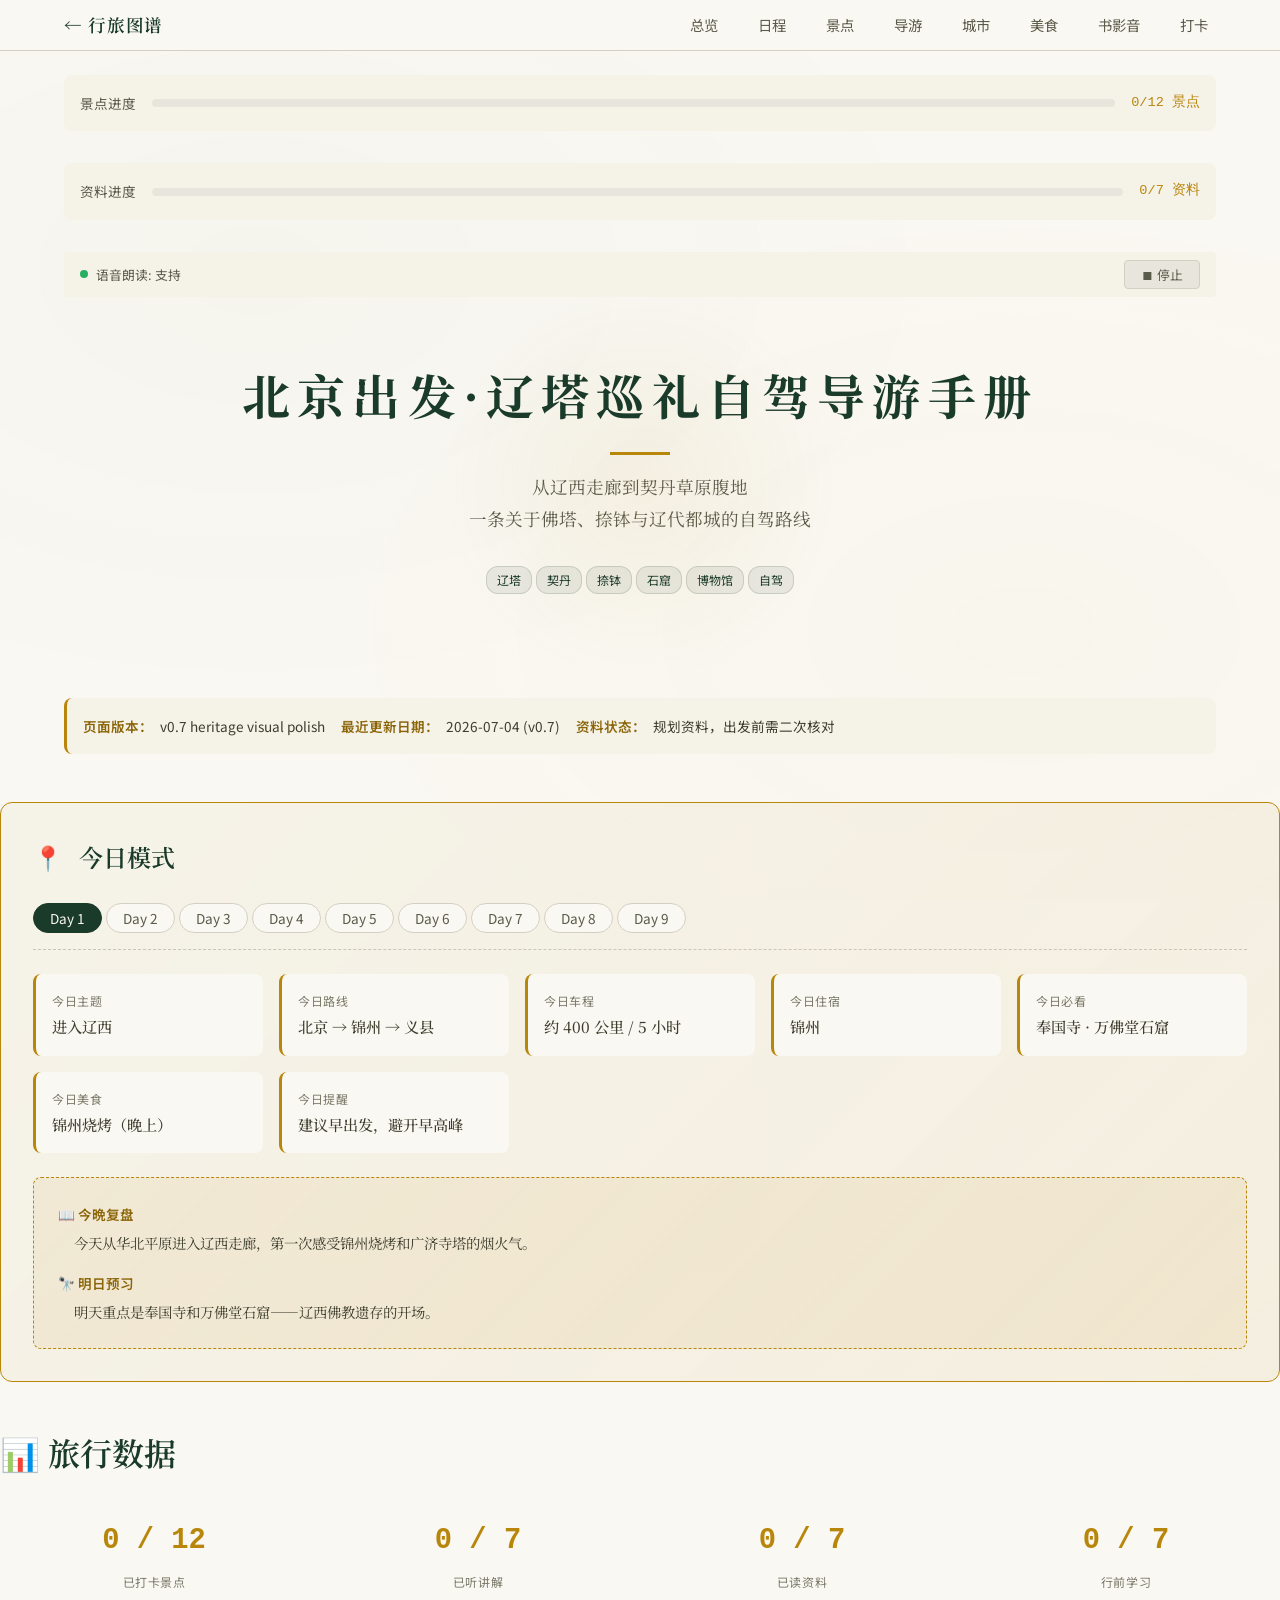
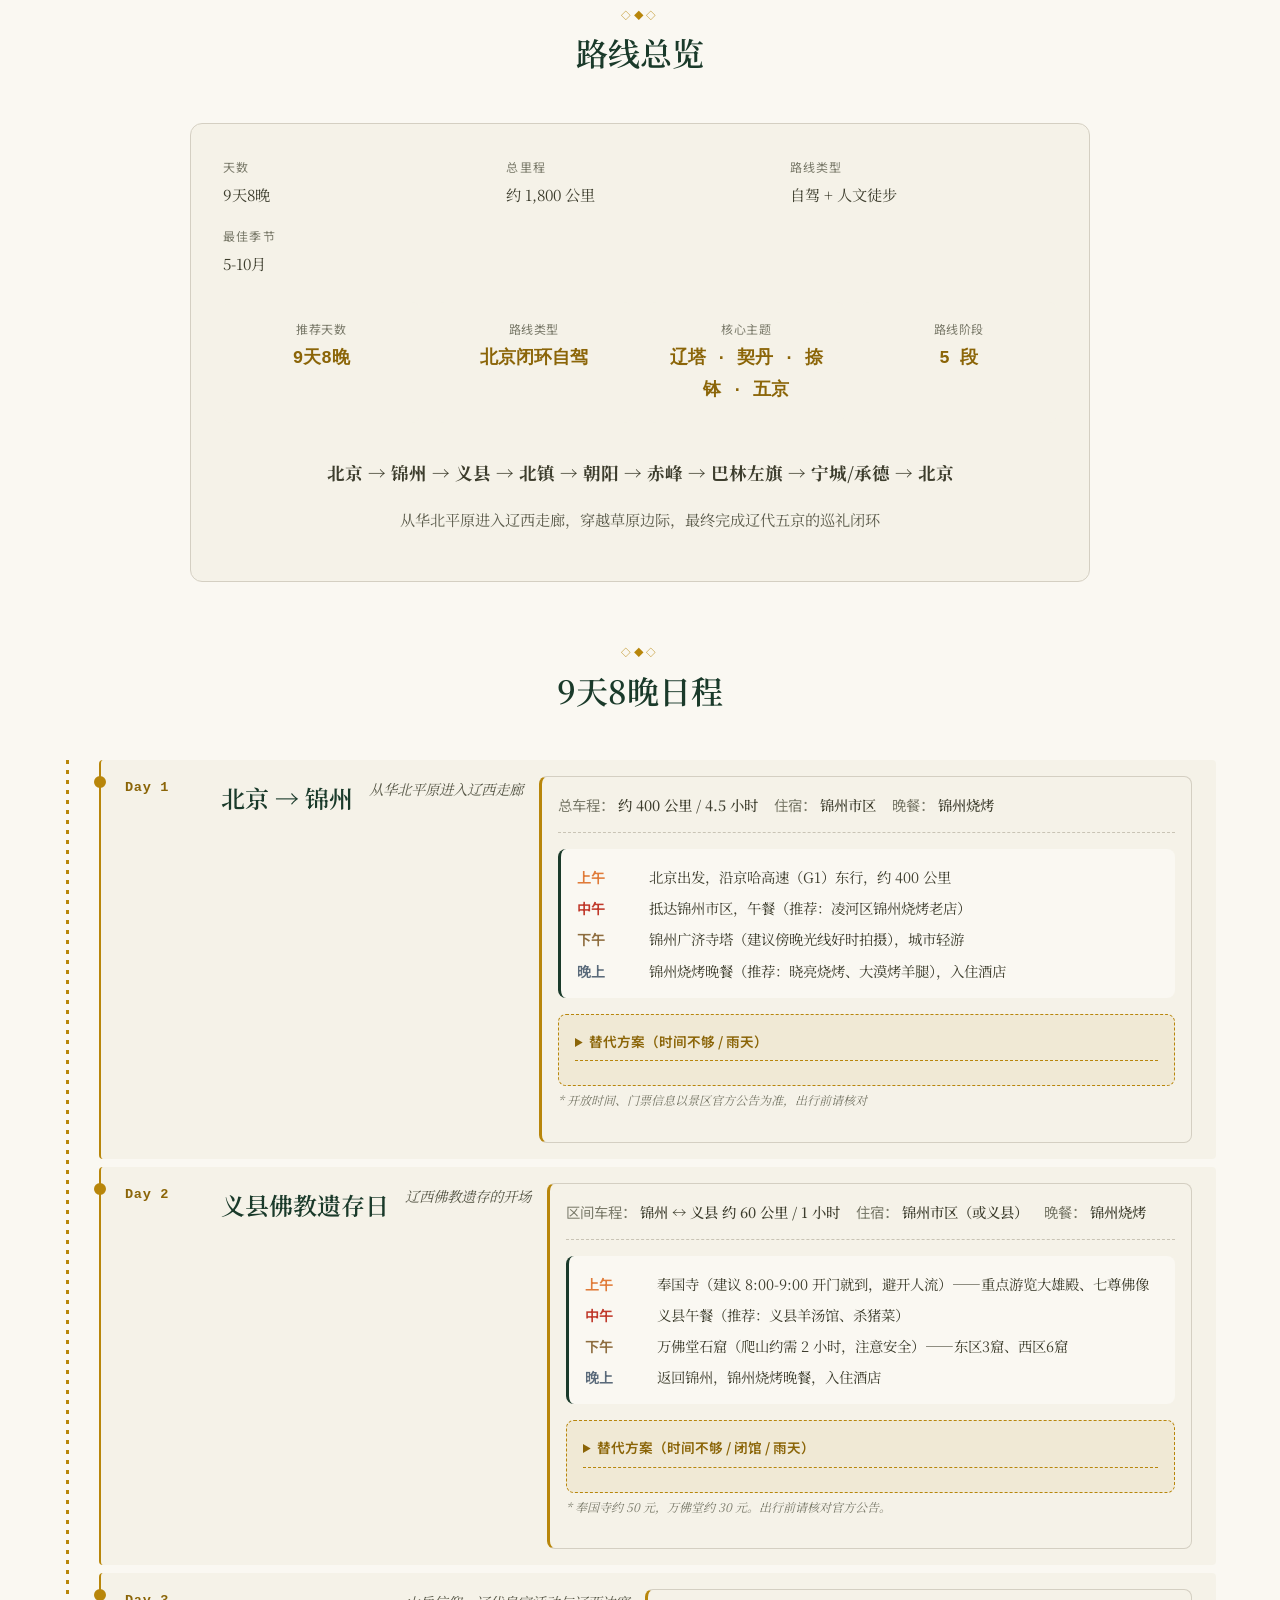
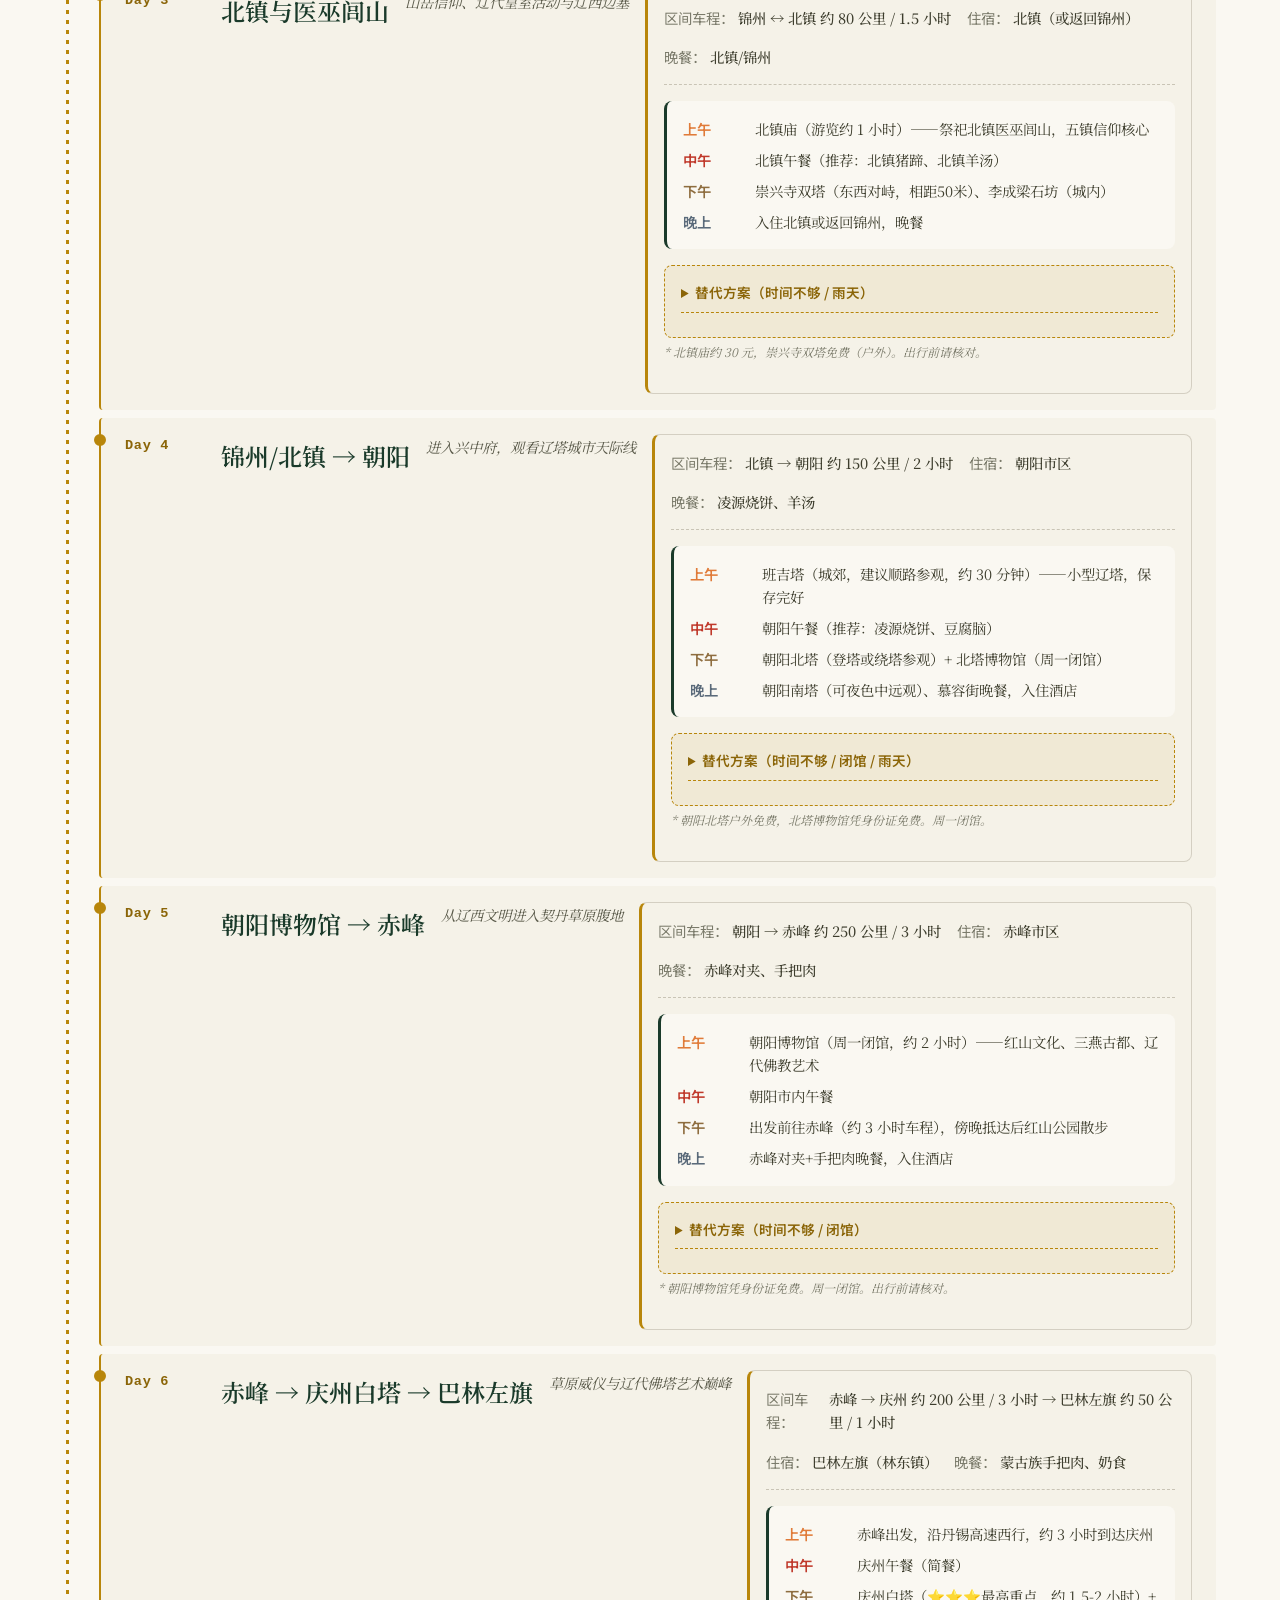
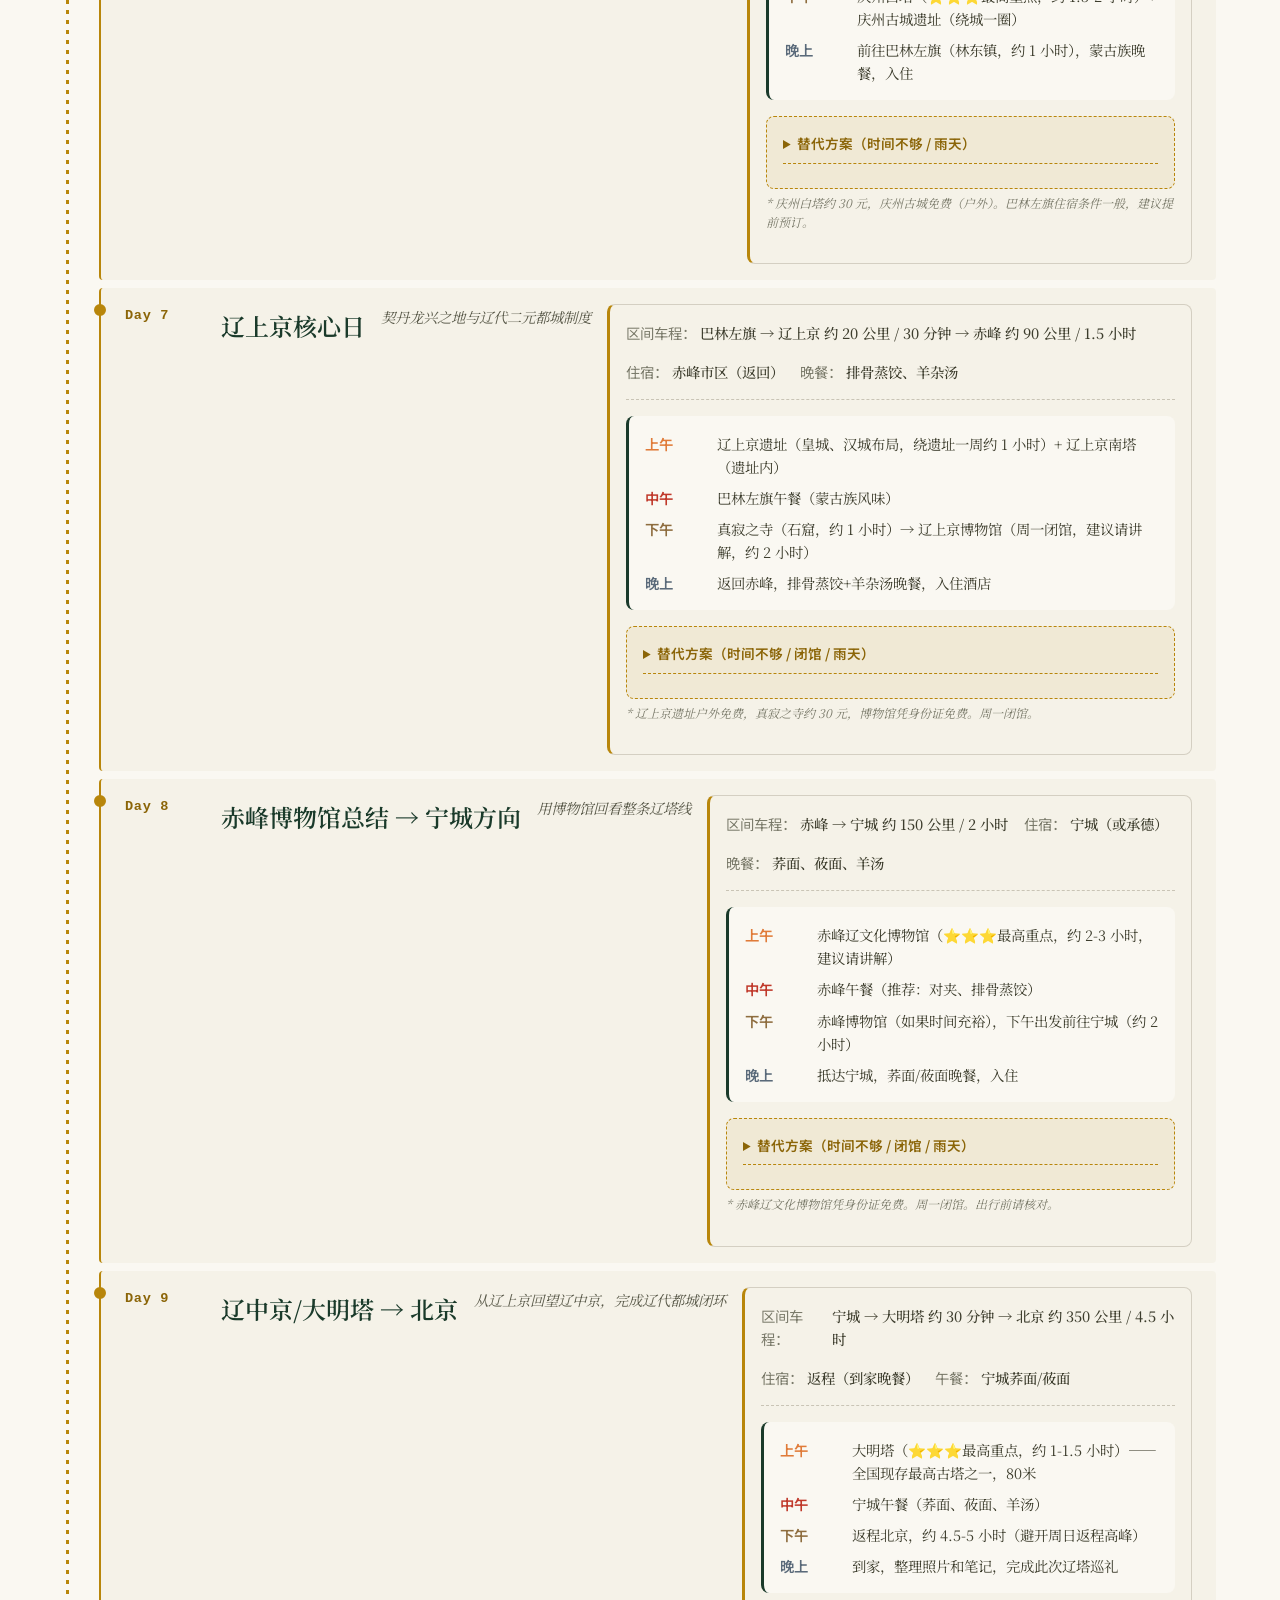
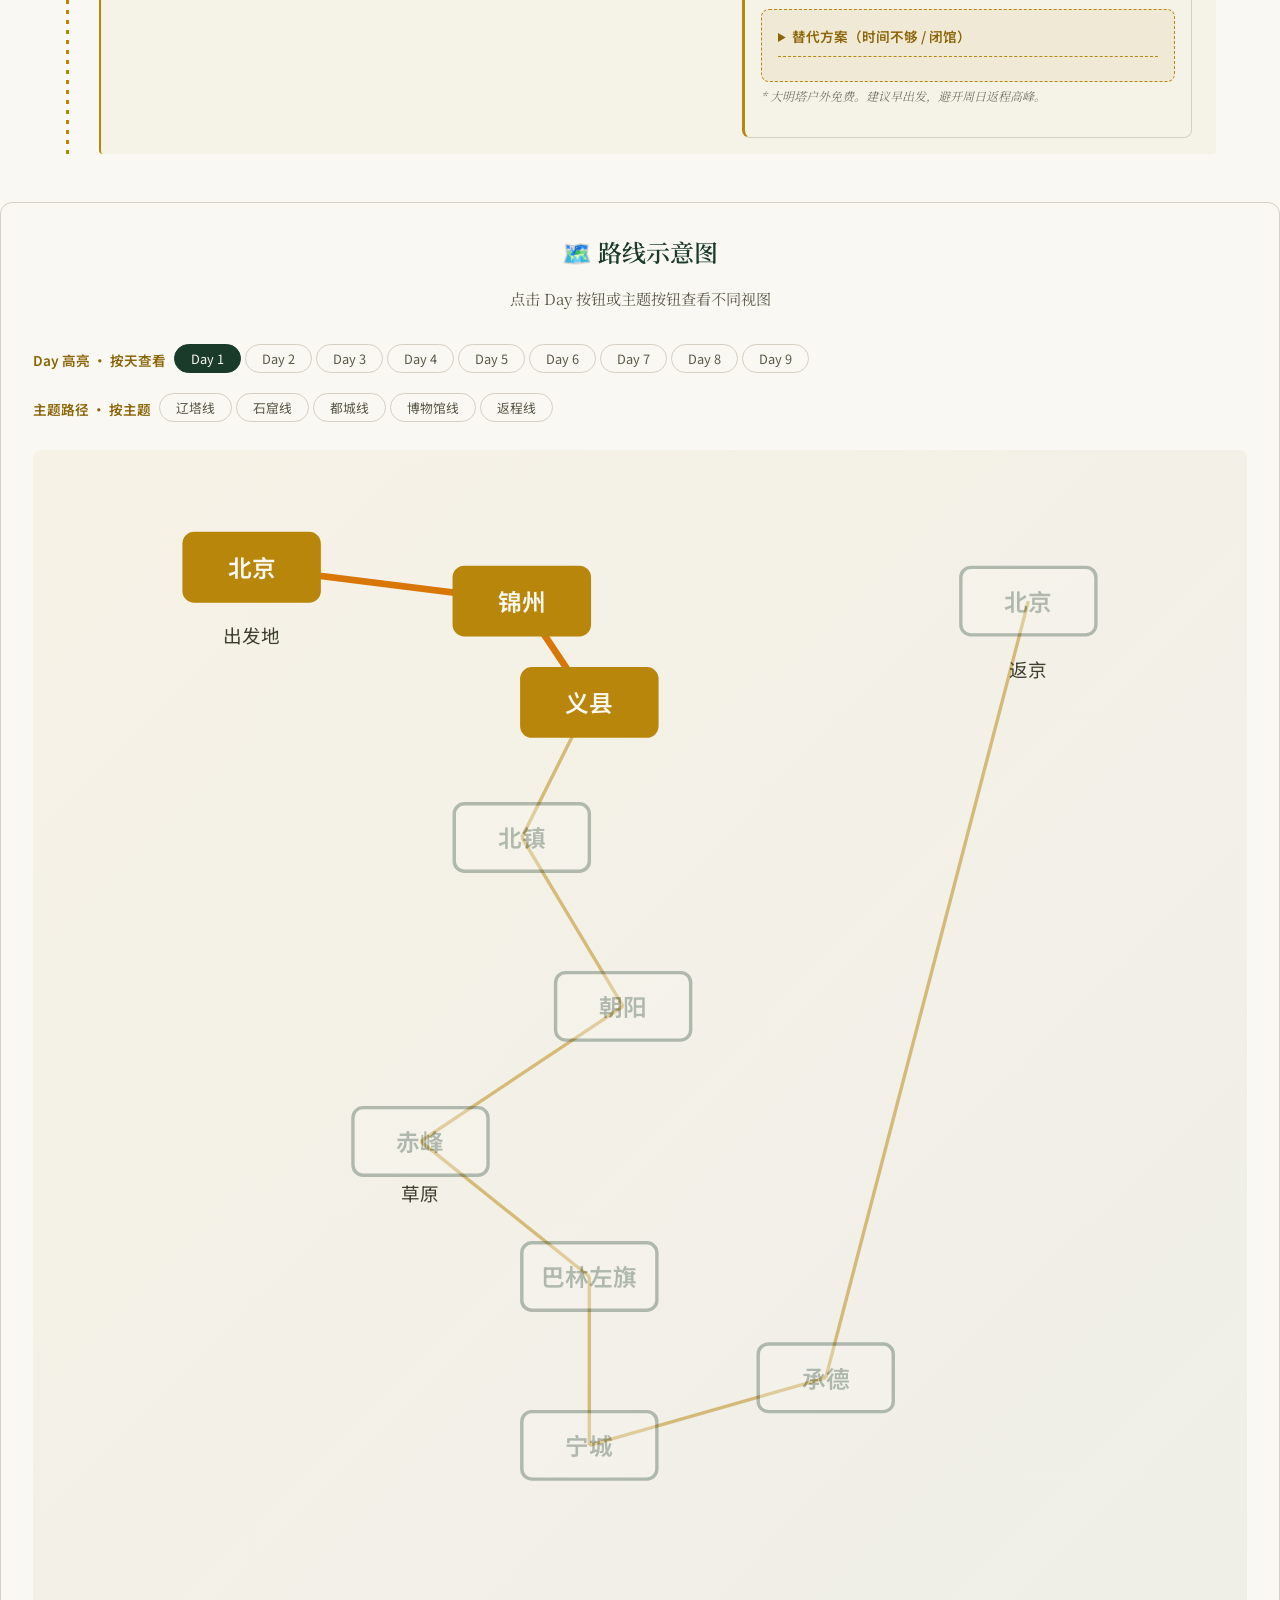
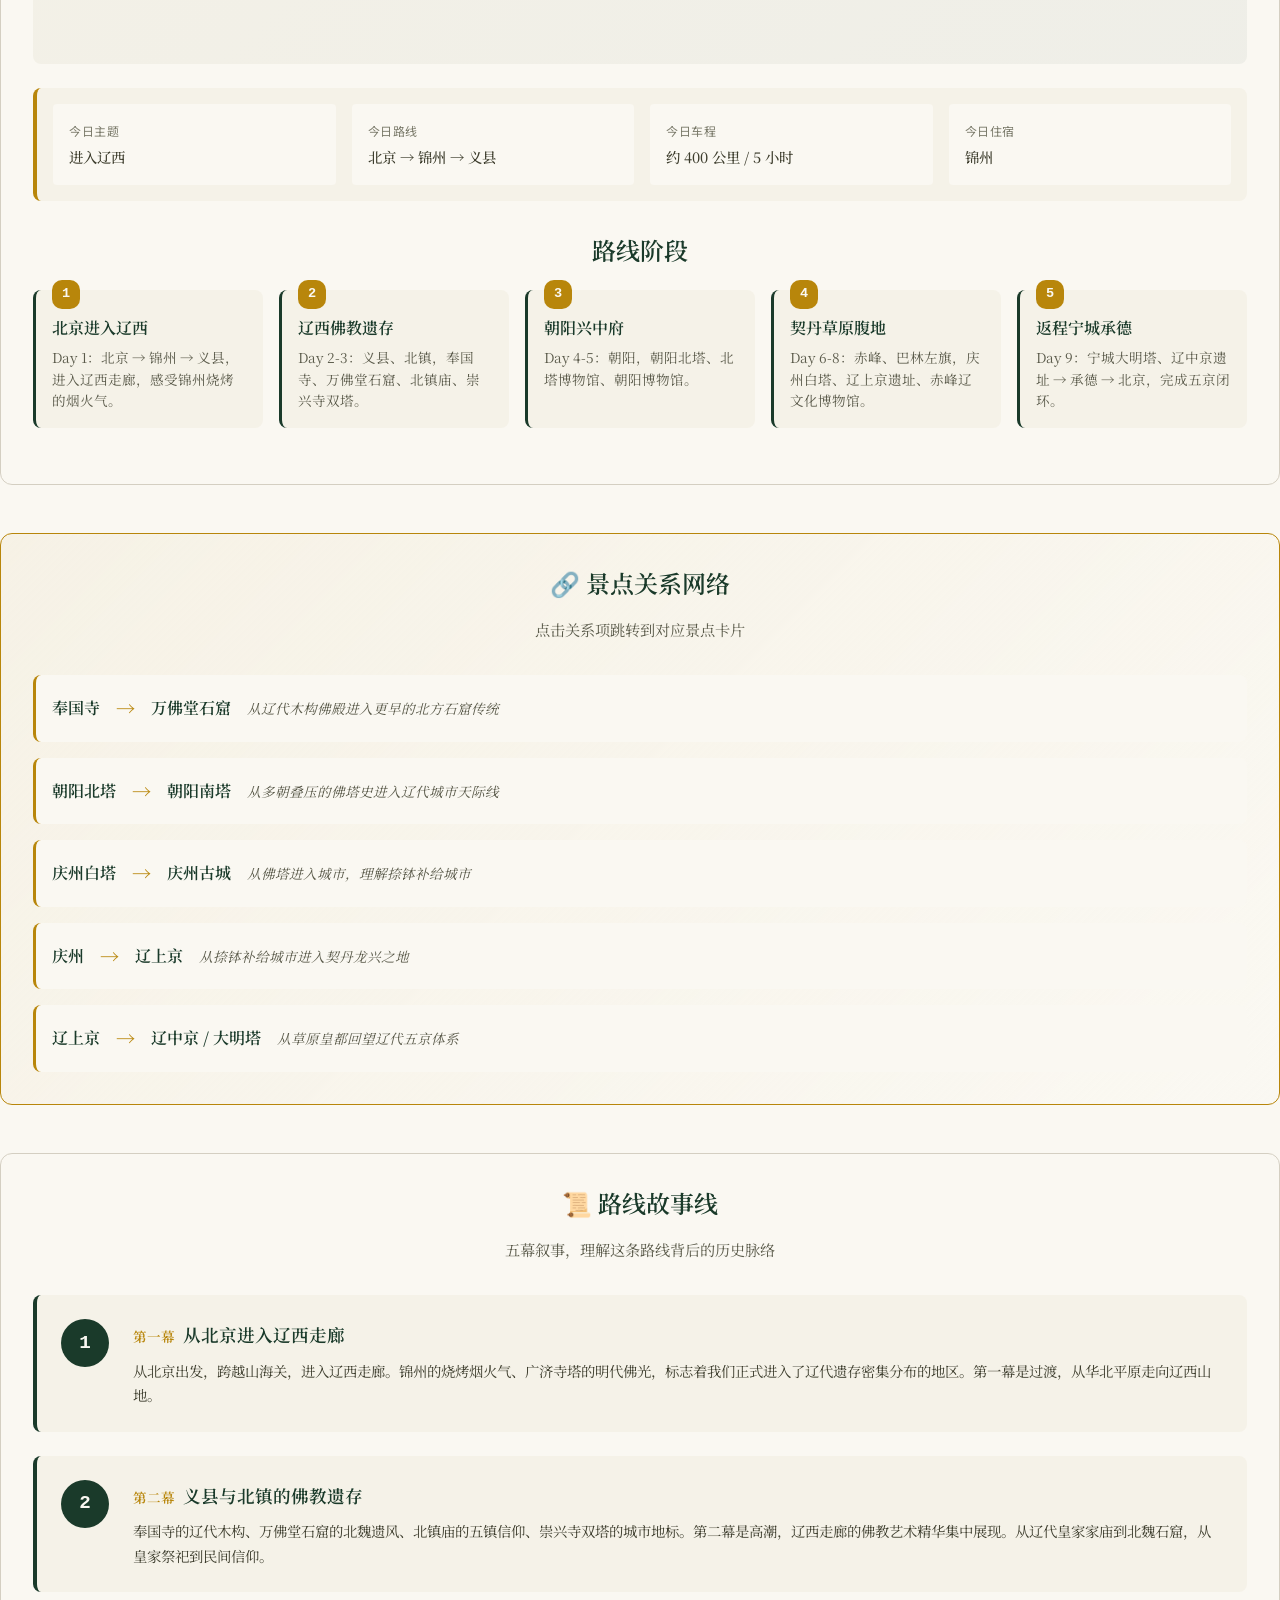
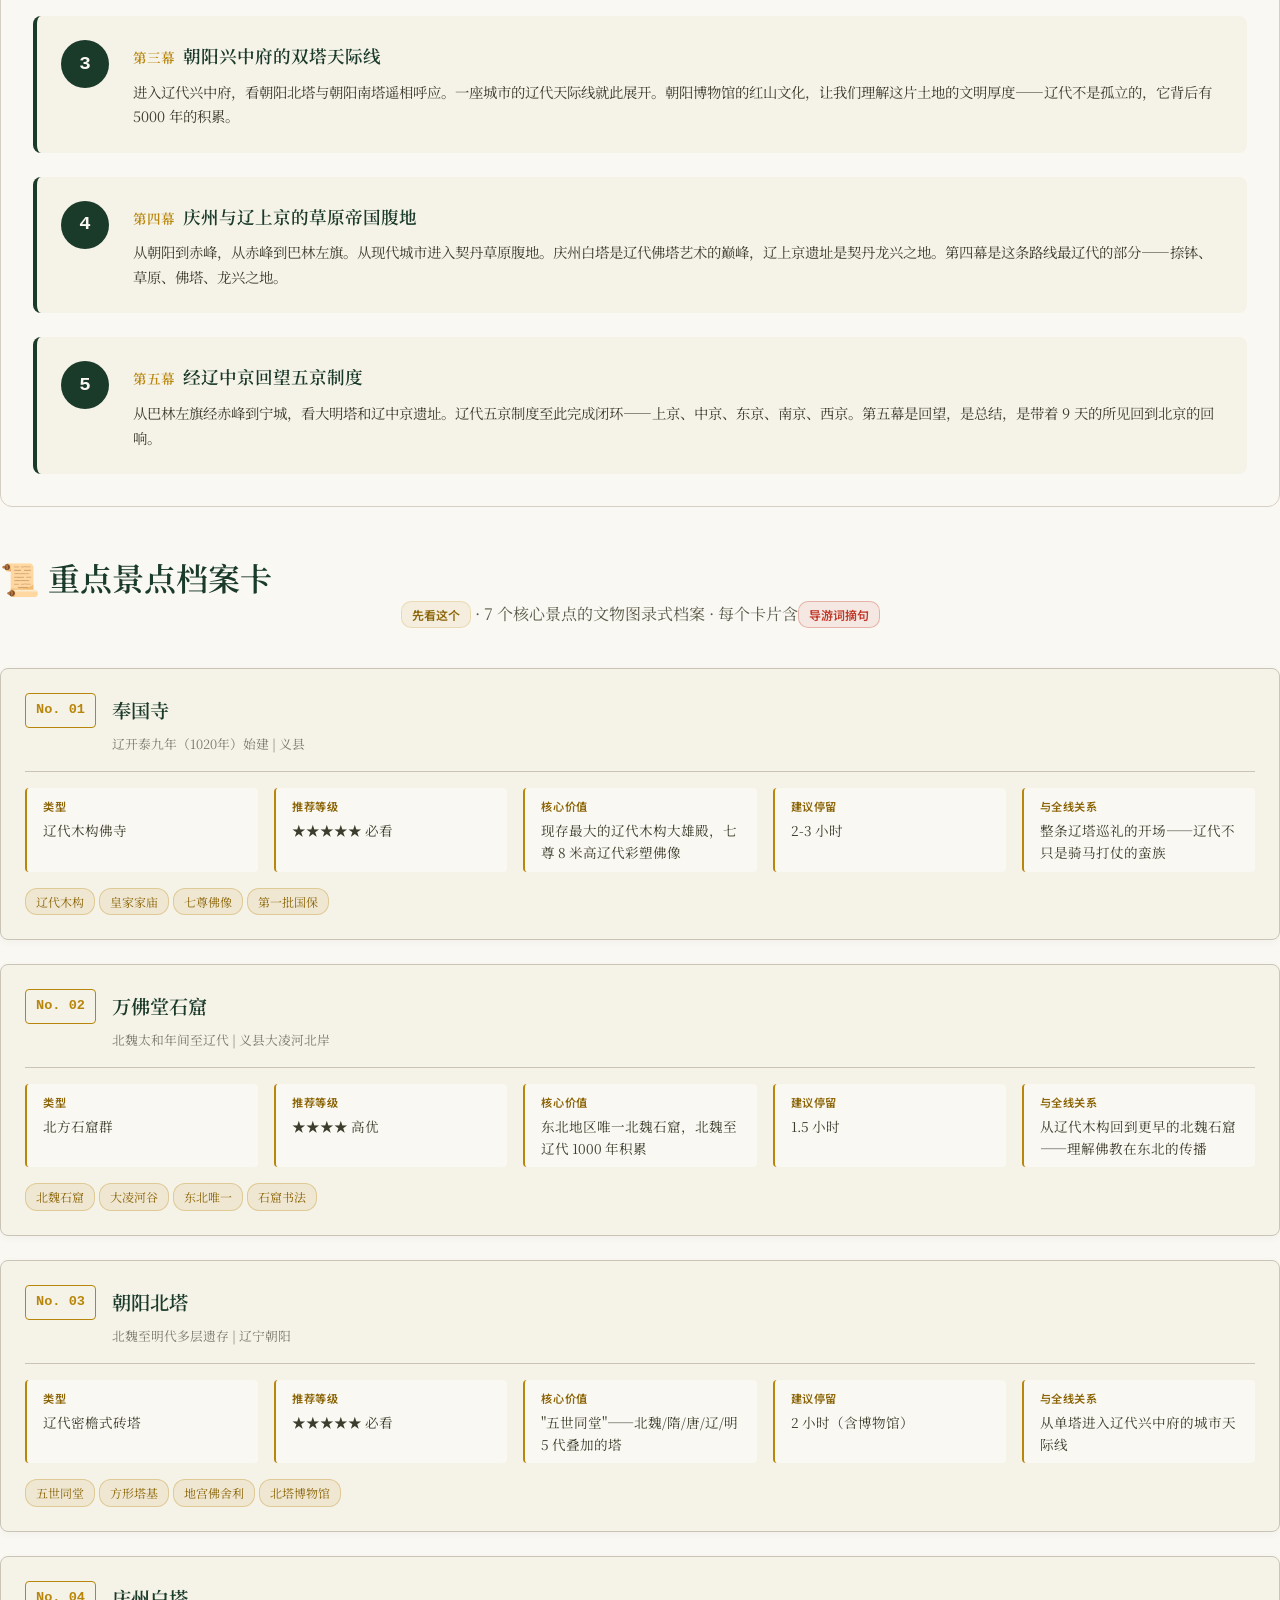
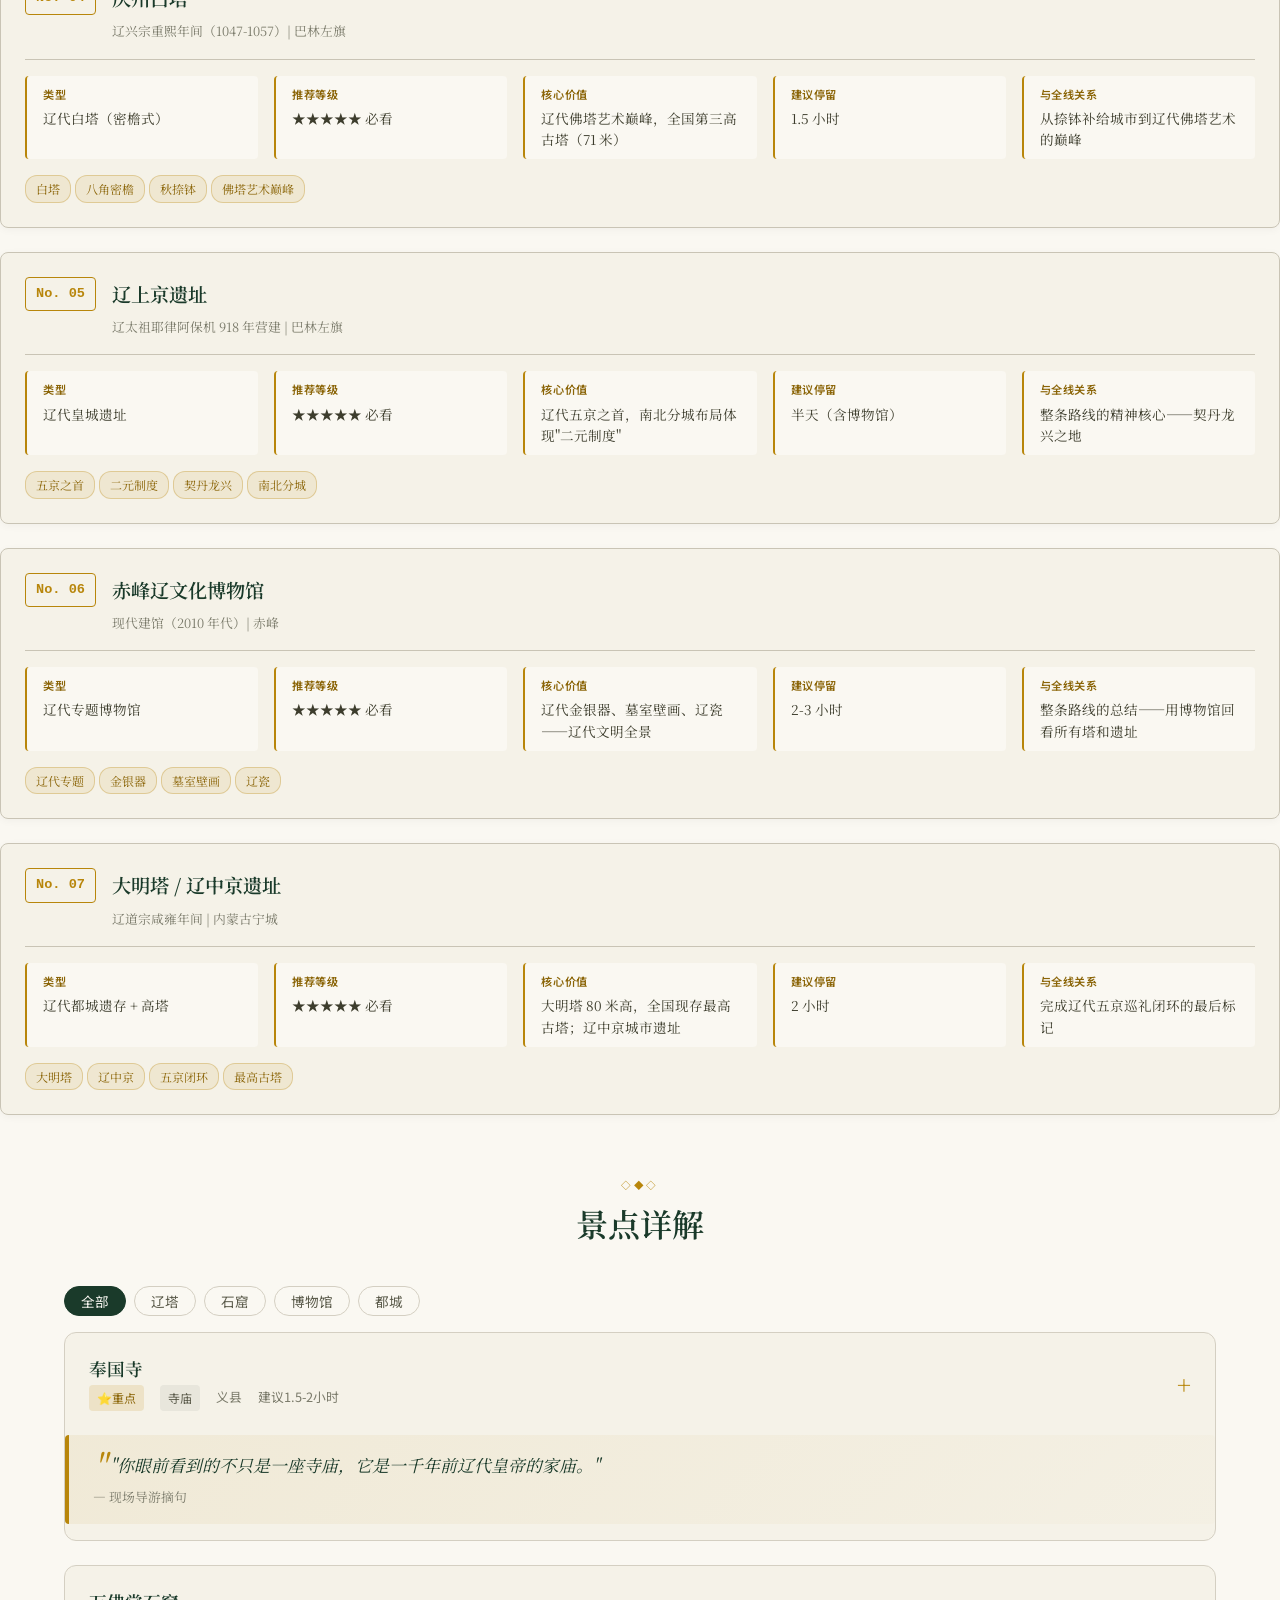
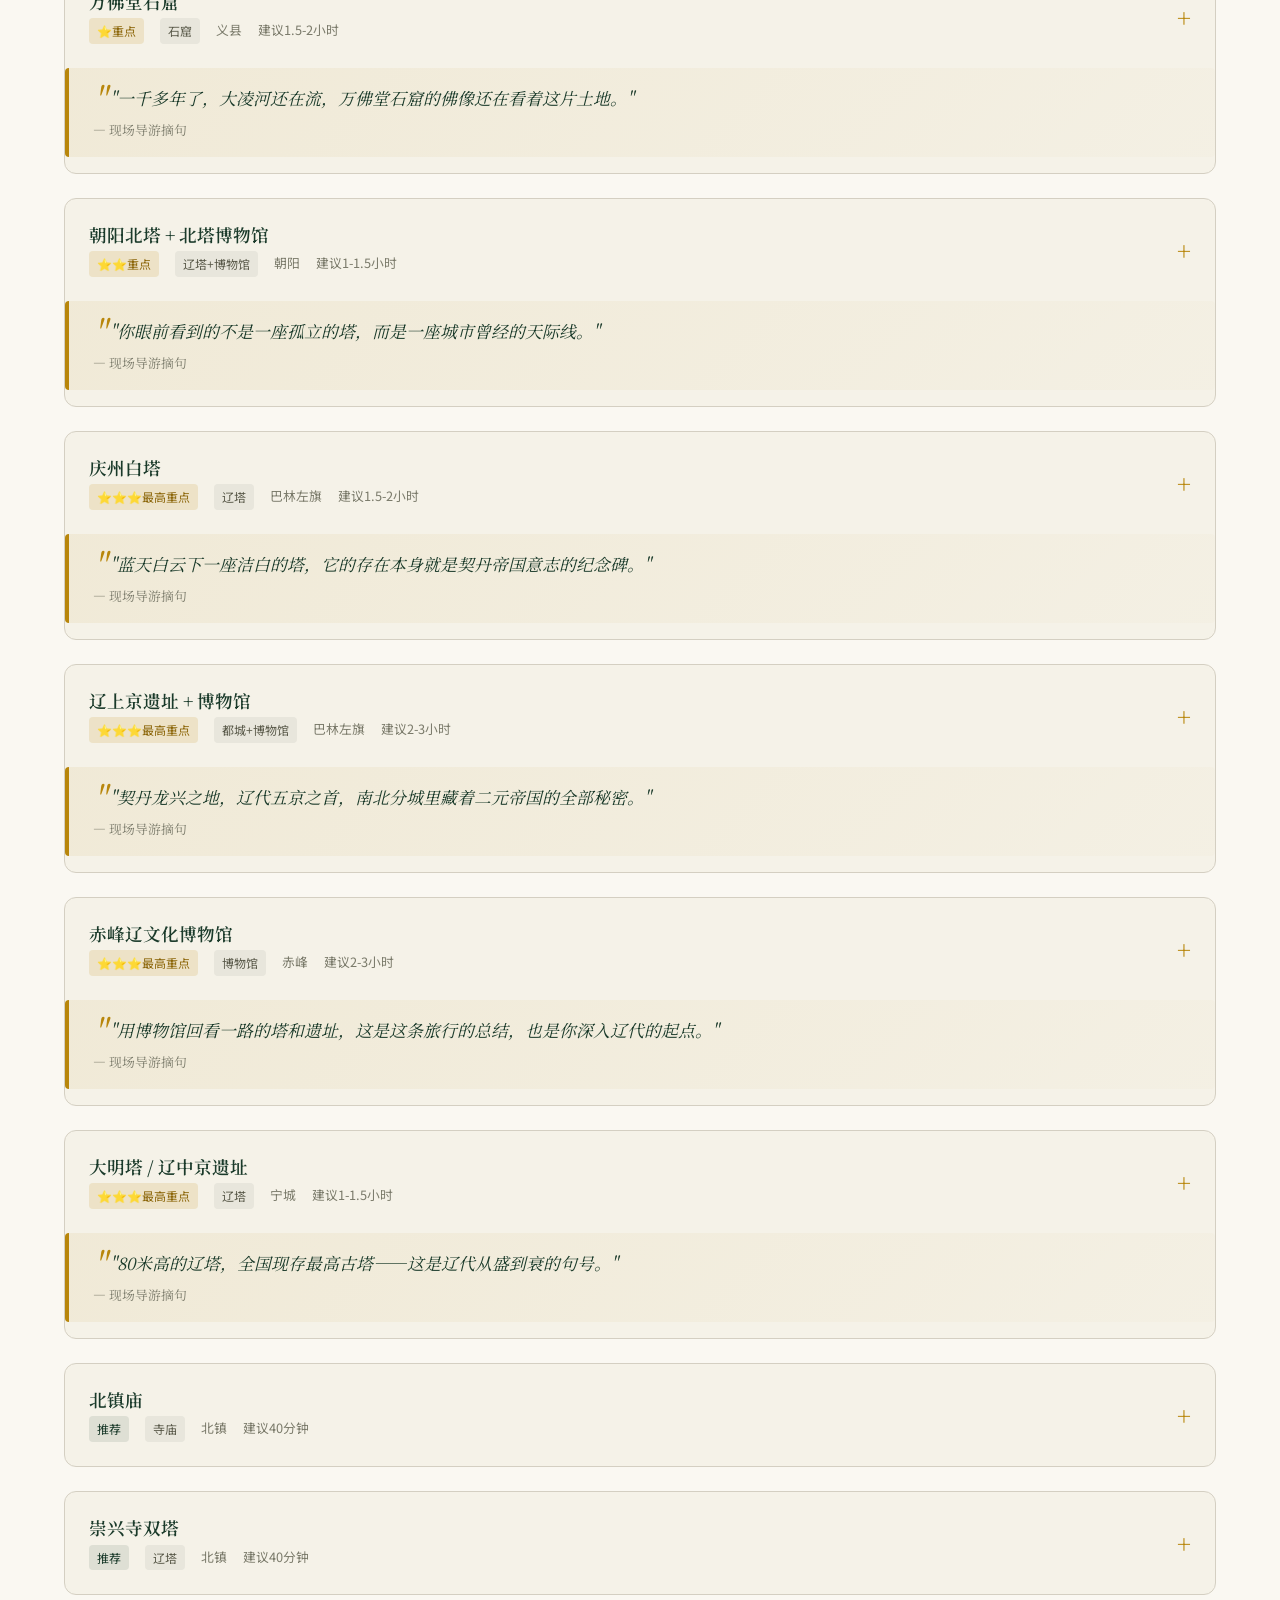
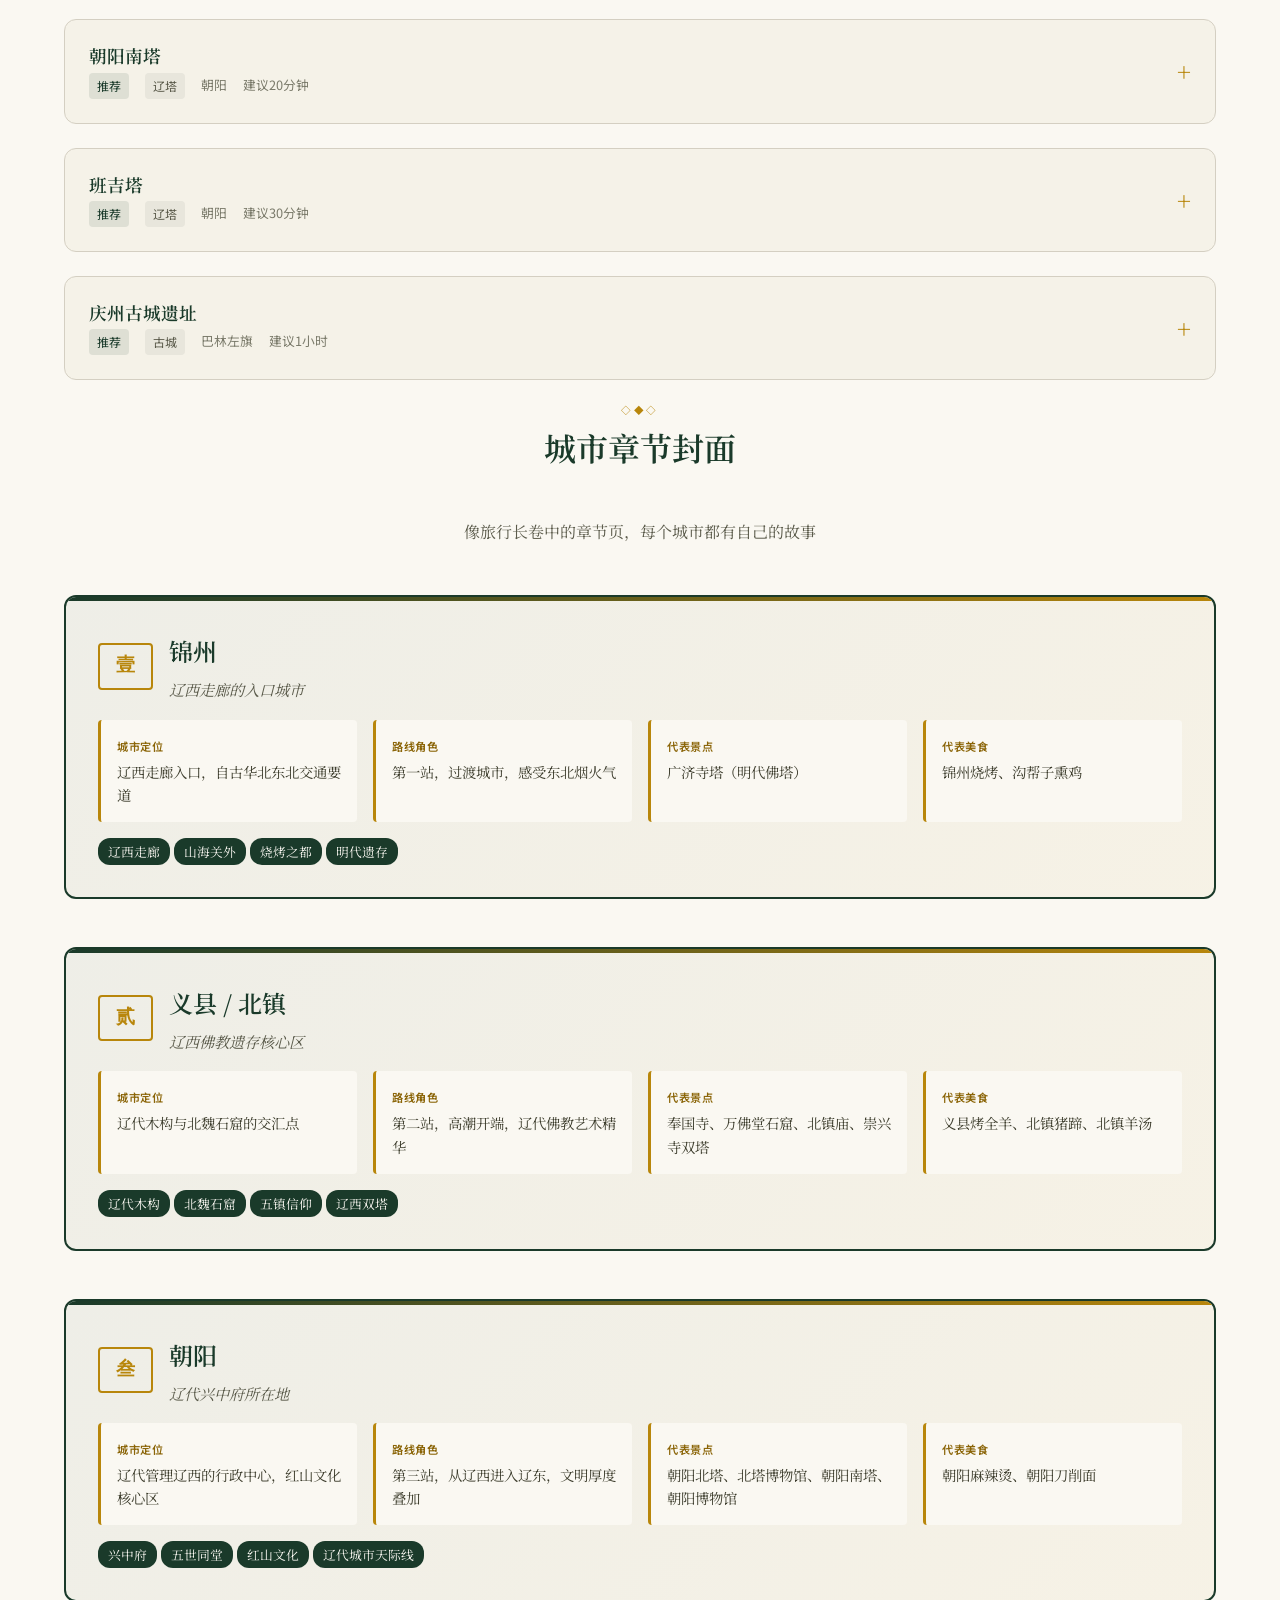
<file: trips/liao-tower-roadtrip/index.html>
<!DOCTYPE html>
<html lang="zh-CN">
<head>
  <meta charset="UTF-8">
  <meta name="viewport" content="width=device-width, initial-scale=1.0">
  <title>北京出发·辽塔巡礼自驾导游手册｜辽代佛塔与契丹文明路线 · 行旅图谱</title>
  <meta name="description" content="北京出发的辽塔巡礼自驾路线，串联锦州、义县、北镇、朝阳、赤峰、辽上京、宁城与承德，覆盖奉国寺、万佛堂石窟、朝阳北塔、庆州白塔、辽上京遗址与大明塔。">
  <meta name="author" content="Xin Conan">
  <meta name="keywords" content="行旅图谱, Culture Roadtrip Atlas, liao-tower-roadtrip, 一条从北京出发，穿越辽西走廊、朝阳、赤峰、辽上京与承德的辽代">
  <link rel="canonical" href="https://conanxin.github.io/culture-roadtrip-atlas/trips/liao-tower-roadtrip/">
  <meta property="og:title" content="北京出发·辽塔巡礼自驾导游手册 · 行旅图谱">
  <meta property="og:description" content="从辽西走廊到契丹草原腹地，一条关于辽代佛塔、都城遗址、博物馆与契丹文明的自驾人文路线。">
  <meta property="og:type" content="article">
  <meta property="og:url" content="https://conanxin.github.io/culture-roadtrip-atlas/trips/liao-tower-roadtrip/">
  <meta property="og:site_name" content="行旅图谱 · Culture Roadtrip Atlas">
  <meta property="og:locale" content="zh_CN">
  <meta property="og:image" content="https://conanxin.github.io/culture-roadtrip-atlas/assets/img/og/liao-tower-roadtrip-og.svg">
  <meta property="og:image:width" content="1200">
  <meta property="og:image:height" content="630">
  <meta property="og:image:alt" content="北京出发·辽塔巡礼自驾导游手册 · 行旅图谱">
  <meta name="twitter:card" content="summary_large_image">
  <meta name="twitter:title" content="北京出发·辽塔巡礼自驾导游手册 · 行旅图谱">
  <meta name="twitter:description" content="从北京出发，沿辽西走廊进入契丹草原腹地，巡礼辽塔与辽代都城遗址。">
  <meta name="twitter:image" content="https://conanxin.github.io/culture-roadtrip-atlas/assets/img/og/liao-tower-roadtrip-og.svg">
  <meta name="theme-color" content="#2e4f4f">
  
  <link rel="preconnect" href="https://fonts.gstatic.com" crossorigin>
  <link href="https://fonts.googleapis.com/css2?family=Noto+Serif+SC:wght@400;600;700&family=Noto+Sans+SC:wght@400;500;600&display=swap" rel="stylesheet">
  <link rel="stylesheet" href="../../assets/css/styles.css">
</head>
<body>

  <!-- 路线分享摘要 (v1.5.2 · SEO 共享文本) -->
  <p class="route-share-summary sr-only" aria-label="路线分享摘要">一条从北京出发，穿越辽西走廊、朝阳、赤峰、辽上京与承德的辽代佛塔与契丹文明自驾路线。</p>
  <!-- 顶部粘性导航 -->
  <nav class="site-nav">
    <div class="container">
      <div class="nav-inner">
        <a href="../../index.html" class="nav-brand">← 行旅图谱</a>
        <div class="nav-links">
          <a href="#overview" class="nav-link">总览</a>
          <a href="#timeline" class="nav-link">日程</a>
          <a href="#spots" class="nav-link">景点</a>
          <a href="#guide" class="nav-link">导游</a>
          <a href="#cities" class="nav-link">城市</a>
          <a href="#food" class="nav-link">美食</a>
          <a href="#resources" class="nav-link">书影音</a>
          <a href="#checkin" class="nav-link">打卡</a>
        </div>
      </div>
    </div>
  </nav>

  <!-- 进度条 -->
  <div class="container">
    <div class="progress-bar" style="margin-top: var(--space-lg);">
      <span class="progress-label">景点进度</span>
      <div class="progress-track">
        <div class="progress-fill" id="spot-progress" style="width: 0%;"></div>
      </div>
      <span class="progress-count">0/0 景点</span>
    </div>
    <div class="progress-bar">
      <span class="progress-label">资料进度</span>
      <div class="progress-track">
        <div class="progress-fill" id="resource-progress" style="width: 0%;"></div>
      </div>
      <span class="progress-count">0/0 资料</span>
    </div>
    <div class="speech-status" id="speech-status">
      <span class="speech-status-dot"></span>
      <span class="speech-status-text">语音朗读: 检测中...</span>
      <button class="spot-action-btn stop-speak-btn" onclick="stopSpeech()" style="margin-left: auto;">⏹ 停止</button>
    </div>
  </div>

  <!-- Hero 首屏 -->
  <section class="hero">
    <div class="container">
      <h1 class="hero-title">北京出发·辽塔巡礼自驾导游手册</h1>
      <p class="hero-subtitle">从辽西走廊到契丹草原腹地<br>一条关于佛塔、捺钵与辽代都城的自驾路线</p>
      <div class="trip-tags" style="justify-content: center; margin-top: var(--space-xl);">
        <span class="trip-tag">辽塔</span>
        <span class="trip-tag">契丹</span>
        <span class="trip-tag">捺钵</span>
        <span class="trip-tag">石窟</span>
        <span class="trip-tag">博物馆</span>
        <span class="trip-tag">自驾</span>
      </div>
    </div>
  </section>

  <!-- 页面版本信息 v0.6 -->
  <section class="container">
    <div class="page-meta">
      <div class="page-meta-item">
        <span class="page-meta-label">页面版本：</span>
        <span class="page-meta-value">v0.7 heritage visual polish</span>
      </div>
      <div class="page-meta-item">
        <span class="page-meta-label">最近更新日期：</span>
        <span class="page-meta-value" id="page-update-date">2026-07-04 (v0.7)</span>
      </div>
      <div class="page-meta-item">
        <span class="page-meta-label">资料状态：</span>
        <span class="page-meta-value">规划资料，出发前需二次核对</span>
      </div>
    </div>
  </section>


  <!-- 今日模式 v0.3 -->
  <section class="today-mode" id="today-mode">
    <div class="today-mode-header">
      <span class="today-mode-icon">📍</span>
      <h2 class="today-mode-title">今日模式</h2>
    </div>

    <div class="today-day-selector">
      <button class="today-day-btn active" data-day="1">Day 1</button>
      <button class="today-day-btn" data-day="2">Day 2</button>
      <button class="today-day-btn" data-day="3">Day 3</button>
      <button class="today-day-btn" data-day="4">Day 4</button>
      <button class="today-day-btn" data-day="5">Day 5</button>
      <button class="today-day-btn" data-day="6">Day 6</button>
      <button class="today-day-btn" data-day="7">Day 7</button>
      <button class="today-day-btn" data-day="8">Day 8</button>
      <button class="today-day-btn" data-day="9">Day 9</button>
    </div>

    <div class="today-content active" data-day="1">
      <div class="today-info-grid">
        <div class="today-info-item">
          <div class="today-info-label">今日主题</div>
          <div class="today-info-value">进入辽西</div>
        </div>
        <div class="today-info-item">
          <div class="today-info-label">今日路线</div>
          <div class="today-info-value">北京 → 锦州 → 义县</div>
        </div>
        <div class="today-info-item">
          <div class="today-info-label">今日车程</div>
          <div class="today-info-value">约 400 公里 / 5 小时</div>
        </div>
        <div class="today-info-item">
          <div class="today-info-label">今日住宿</div>
          <div class="today-info-value">锦州</div>
        </div>
        <div class="today-info-item">
          <div class="today-info-label">今日必看</div>
          <div class="today-info-value">奉国寺 · 万佛堂石窟</div>
        </div>
        <div class="today-info-item">
          <div class="today-info-label">今日美食</div>
          <div class="today-info-value">锦州烧烤（晚上）</div>
        </div>
        <div class="today-info-item">
          <div class="today-info-label">今日提醒</div>
          <div class="today-info-value">建议早出发，避开早高峰</div>
        </div>
      </div>
      <div class="evening-review">
        <div class="evening-review-section">
          <div class="evening-review-label">📖 今晩复盘</div>
          <div class="evening-review-text">今天从华北平原进入辽西走廊，第一次感受锦州烧烤和广济寺塔的烟火气。</div>
        </div>
        <div class="evening-review-section">
          <div class="evening-review-label">🔭 明日预习</div>
          <div class="evening-review-text">明天重点是奉国寺和万佛堂石窟——辽西佛教遗存的开场。</div>
        </div>
      </div>
    </div>

    <div class="today-content" data-day="2">
      <div class="today-info-grid">
        <div class="today-info-item">
          <div class="today-info-label">今日主题</div>
          <div class="today-info-value">辽西佛教</div>
        </div>
        <div class="today-info-item">
          <div class="today-info-label">今日路线</div>
          <div class="today-info-value">义县 → 北镇</div>
        </div>
        <div class="today-info-item">
          <div class="today-info-label">今日车程</div>
          <div class="today-info-value">约 80 公里 / 1.5 小时</div>
        </div>
        <div class="today-info-item">
          <div class="today-info-label">今日住宿</div>
          <div class="today-info-value">北镇</div>
        </div>
        <div class="today-info-item">
          <div class="today-info-label">今日必看</div>
          <div class="today-info-value">北镇庙 · 崇兴寺双塔</div>
        </div>
        <div class="today-info-item">
          <div class="today-info-label">今日美食</div>
          <div class="today-info-value">北镇羊汤</div>
        </div>
        <div class="today-info-item">
          <div class="today-info-label">今日提醒</div>
          <div class="today-info-value">北镇庙依山而建，建议穿舒适鞋子</div>
        </div>
      </div>
      <div class="evening-review">
        <div class="evening-review-section">
          <div class="evening-review-label">📖 今晩复盘</div>
          <div class="evening-review-text">今天看的奉国寺和万佛堂石窟，从辽代木构一直追到北魏石窟，是辽西佛教的精华。</div>
        </div>
        <div class="evening-review-section">
          <div class="evening-review-label">🔭 明日预习</div>
          <div class="evening-review-text">明天是北镇庙、崇兴寺双塔——辽代皇室活动与五镇信仰。</div>
        </div>
      </div>
    </div>

    <div class="today-content" data-day="3">
      <div class="today-info-grid">
        <div class="today-info-item">
          <div class="today-info-label">今日主题</div>
          <div class="today-info-value">边塞古城</div>
        </div>
        <div class="today-info-item">
          <div class="today-info-label">今日路线</div>
          <div class="today-info-value">北镇 → 朝阳</div>
        </div>
        <div class="today-info-item">
          <div class="today-info-label">今日车程</div>
          <div class="today-info-value">约 160 公里 / 2.5 小时</div>
        </div>
        <div class="today-info-item">
          <div class="today-info-label">今日住宿</div>
          <div class="today-info-value">朝阳</div>
        </div>
        <div class="today-info-item">
          <div class="today-info-label">今日必看</div>
          <div class="today-info-value">李成梁石坊 · 崇兴寺双塔 · 北镇庙</div>
        </div>
        <div class="today-info-item">
          <div class="today-info-label">今日美食</div>
          <div class="today-info-value">朝阳麻辣烫</div>
        </div>
        <div class="today-info-item">
          <div class="today-info-label">今日提醒</div>
          <div class="today-info-value">今天景点比较分散，建议早起出发</div>
        </div>
      </div>
      <div class="evening-review">
        <div class="evening-review-section">
          <div class="evening-review-label">📖 今晩复盘</div>
          <div class="evening-review-text">今天看了北镇庙、崇兴寺双塔、李成梁石坊，理解了辽西走廊的边塞属性。</div>
        </div>
        <div class="evening-review-section">
          <div class="evening-review-label">🔭 明日预习</div>
          <div class="evening-review-text">明天进入朝阳，看兴中府的城市天际线。</div>
        </div>
      </div>
    </div>

    <div class="today-content" data-day="4">
      <div class="today-info-grid">
        <div class="today-info-item">
          <div class="today-info-label">今日主题</div>
          <div class="today-info-value">五世同堂</div>
        </div>
        <div class="today-info-item">
          <div class="today-info-label">今日路线</div>
          <div class="today-info-value">朝阳内环</div>
        </div>
        <div class="today-info-item">
          <div class="today-info-label">今日车程</div>
          <div class="today-info-value">约 30 公里 / 1 小时</div>
        </div>
        <div class="today-info-item">
          <div class="today-info-label">今日住宿</div>
          <div class="today-info-value">朝阳</div>
        </div>
        <div class="today-info-item">
          <div class="today-info-label">今日必看</div>
          <div class="today-info-value">朝阳北塔 · 北塔博物馆 · 班吉塔</div>
        </div>
        <div class="today-info-item">
          <div class="today-info-label">今日美食</div>
          <div class="today-info-value">朝阳刀削面</div>
        </div>
        <div class="today-info-item">
          <div class="today-info-label">今日提醒</div>
          <div class="today-info-value">北塔博物馆地下室建议先看，再上地面看塔</div>
        </div>
      </div>
      <div class="evening-review">
        <div class="evening-review-section">
          <div class="evening-review-label">📖 今晩复盘</div>
          <div class="evening-review-text">今天朝阳北塔和北塔博物馆，看到了五世同堂的辽塔和地宫文物。</div>
        </div>
        <div class="evening-review-section">
          <div class="evening-review-label">🔭 明日预习</div>
          <div class="evening-review-text">明天从朝阳去赤峰，进入契丹草原腹地。</div>
        </div>
      </div>
    </div>

    <div class="today-content" data-day="5">
      <div class="today-info-grid">
        <div class="today-info-item">
          <div class="today-info-label">今日主题</div>
          <div class="today-info-value">红山到辽代</div>
        </div>
        <div class="today-info-item">
          <div class="today-info-label">今日路线</div>
          <div class="today-info-value">朝阳 → 赤峰</div>
        </div>
        <div class="today-info-item">
          <div class="today-info-label">今日车程</div>
          <div class="today-info-value">约 200 公里 / 3 小时</div>
        </div>
        <div class="today-info-item">
          <div class="today-info-label">今日住宿</div>
          <div class="today-info-value">赤峰</div>
        </div>
        <div class="today-info-item">
          <div class="today-info-label">今日必看</div>
          <div class="today-info-value">朝阳博物馆 → 赤峰辽文化博物馆</div>
        </div>
        <div class="today-info-item">
          <div class="today-info-label">今日美食</div>
          <div class="today-info-value">赤峰对夹</div>
        </div>
        <div class="today-info-item">
          <div class="today-info-label">今日提醒</div>
          <div class="today-info-value">今天路程较长，建议早起出发</div>
        </div>
      </div>
      <div class="evening-review">
        <div class="evening-review-section">
          <div class="evening-review-label">📖 今晩复盘</div>
          <div class="evening-review-text">今天朝阳博物馆 + 长途奔向赤峰，理解了红山文化到辽代的过渡。</div>
        </div>
        <div class="evening-review-section">
          <div class="evening-review-label">🔭 明日预习</div>
          <div class="evening-review-text">明天向庆州白塔冲刺，进入辽代捺钵核心区。</div>
        </div>
      </div>
    </div>

    <div class="today-content" data-day="6">
      <div class="today-info-grid">
        <div class="today-info-item">
          <div class="today-info-label">今日主题</div>
          <div class="today-info-value">捺钵圣地</div>
        </div>
        <div class="today-info-item">
          <div class="today-info-label">今日路线</div>
          <div class="today-info-value">赤峰 → 巴林左旗</div>
        </div>
        <div class="today-info-item">
          <div class="today-info-label">今日车程</div>
          <div class="today-info-value">约 280 公里 / 4 小时</div>
        </div>
        <div class="today-info-item">
          <div class="today-info-label">今日住宿</div>
          <div class="today-info-value">巴林左旗</div>
        </div>
        <div class="today-info-item">
          <div class="today-info-label">今日必看</div>
          <div class="today-info-value">庆州白塔 · 庆州古城遗址</div>
        </div>
        <div class="today-info-item">
          <div class="today-info-label">今日美食</div>
          <div class="today-info-value">蒙古族手把肉</div>
        </div>
        <div class="today-info-item">
          <div class="today-info-label">今日提醒</div>
          <div class="today-info-value">庆州白塔是今天核心，建议安排充足时间</div>
        </div>
      </div>
      <div class="evening-review">
        <div class="evening-review-section">
          <div class="evening-review-label">📖 今晩复盘</div>
          <div class="evening-review-text">今天看到了庆州白塔，辽代佛塔艺术的巅峰之作。</div>
        </div>
        <div class="evening-review-section">
          <div class="evening-review-label">🔭 明日预习</div>
          <div class="evening-review-text">明天是辽上京核心日——契丹龙兴之地。</div>
        </div>
      </div>
    </div>

    <div class="today-content" data-day="7">
      <div class="today-info-grid">
        <div class="today-info-item">
          <div class="today-info-label">今日主题</div>
          <div class="today-info-value">龙兴之地</div>
        </div>
        <div class="today-info-item">
          <div class="today-info-label">今日路线</div>
          <div class="today-info-value">巴林左旗内环</div>
        </div>
        <div class="today-info-item">
          <div class="today-info-label">今日车程</div>
          <div class="today-info-value">约 50 公里 / 1.5 小时</div>
        </div>
        <div class="today-info-item">
          <div class="today-info-label">今日住宿</div>
          <div class="today-info-value">巴林左旗</div>
        </div>
        <div class="today-info-item">
          <div class="today-info-label">今日必看</div>
          <div class="today-info-value">辽上京遗址 · 博物馆 · 南塔 · 真寂之寺</div>
        </div>
        <div class="today-info-item">
          <div class="today-info-label">今日美食</div>
          <div class="today-info-value">蒙古族奶茶</div>
        </div>
        <div class="today-info-item">
          <div class="today-info-label">今日提醒</div>
          <div class="today-info-value">辽上京博物馆建议请讲解员</div>
        </div>
      </div>
      <div class="evening-review">
        <div class="evening-review-section">
          <div class="evening-review-label">📖 今晩复盘</div>
          <div class="evening-review-text">今天辽上京遗址和博物馆，理解了"以国制治契丹，以汉制待汉人"的二元制度。</div>
        </div>
        <div class="evening-review-section">
          <div class="evening-review-label">🔭 明日预习</div>
          <div class="evening-review-text">明天赤峰博物馆总结。</div>
        </div>
      </div>
    </div>

    <div class="today-content" data-day="8">
      <div class="today-info-grid">
        <div class="today-info-item">
          <div class="today-info-label">今日主题</div>
          <div class="today-info-value">草原文明</div>
        </div>
        <div class="today-info-item">
          <div class="today-info-label">今日路线</div>
          <div class="today-info-value">巴林左旗 → 赤峰</div>
        </div>
        <div class="today-info-item">
          <div class="today-info-label">今日车程</div>
          <div class="today-info-value">约 280 公里 / 4 小时</div>
        </div>
        <div class="today-info-item">
          <div class="today-info-label">今日住宿</div>
          <div class="today-info-value">赤峰</div>
        </div>
        <div class="today-info-item">
          <div class="today-info-label">今日必看</div>
          <div class="today-info-value">赤峰辽文化博物馆</div>
        </div>
        <div class="today-info-item">
          <div class="today-info-label">今日美食</div>
          <div class="today-info-value">赤峰锅包肉</div>
        </div>
        <div class="today-info-item">
          <div class="today-info-label">今日提醒</div>
          <div class="today-info-value">赤峰博物馆信息密度大，建议请讲解</div>
        </div>
      </div>
      <div class="evening-review">
        <div class="evening-review-section">
          <div class="evening-review-label">📖 今晩复盘</div>
          <div class="evening-review-text">今天赤峰辽文化博物馆，用博物馆回看了整条辽塔线。</div>
        </div>
        <div class="evening-review-section">
          <div class="evening-review-label">🔭 明日预习</div>
          <div class="evening-review-text">明天从辽上京回望辽中京，完成辽代五京闭环。</div>
        </div>
      </div>
    </div>

    <div class="today-content" data-day="9">
      <div class="today-info-grid">
        <div class="today-info-item">
          <div class="today-info-label">今日主题</div>
          <div class="today-info-value">五京闭环</div>
        </div>
        <div class="today-info-item">
          <div class="today-info-label">今日路线</div>
          <div class="today-info-value">赤峰 → 宁城 → 北京</div>
        </div>
        <div class="today-info-item">
          <div class="today-info-label">今日车程</div>
          <div class="today-info-value">约 450 公里 / 6 小时</div>
        </div>
        <div class="today-info-item">
          <div class="today-info-label">今日住宿</div>
          <div class="today-info-value">返程</div>
        </div>
        <div class="today-info-item">
          <div class="today-info-label">今日必看</div>
          <div class="today-info-value">大明塔 · 辽中京遗址</div>
        </div>
        <div class="today-info-item">
          <div class="today-info-label">今日美食</div>
          <div class="today-info-value">路上服务区</div>
        </div>
        <div class="today-info-item">
          <div class="today-info-label">今日提醒</div>
          <div class="today-info-value">今天返程，注意休息，不要赶路</div>
        </div>
      </div>
      <div class="evening-review">
        <div class="evening-review-section">
          <div class="evening-review-label">📖 今晩复盘</div>
          <div class="evening-review-text">今天看到了大明塔和辽中京遗址，完成了辽代五京巡礼闭环。</div>
        </div>
        <div class="evening-review-section">
          <div class="evening-review-label">🔭 明日预习</div>
          <div class="evening-review-text">返程北京。整理照片、笔记、录音。</div>
        </div>
      </div>
    </div>

  </section>

  <!-- 进度面板 v0.3 -->
  <section class="section" id="progress-panel">
    <h2 class="section-title">📊 旅行数据</h2>
    <div class="progress-dashboard">
      <div class="progress-stat">
        <span class="progress-stat-value" id="dash-spots">0 / 0</span>
        <span class="progress-stat-label">已打卡景点</span>
      </div>
      <div class="progress-stat">
        <span class="progress-stat-value" id="dash-listened">0 / 0</span>
        <span class="progress-stat-label">已听讲解</span>
      </div>
      <div class="progress-stat">
        <span class="progress-stat-value" id="dash-resources">0 / 0</span>
        <span class="progress-stat-label">已读资料</span>
      </div>
      <div class="progress-stat">
        <span class="progress-stat-value" id="dash-prep">0 / 7</span>
        <span class="progress-stat-label">行前学习</span>
      </div>
    </div>
  </section>

  <!-- 路线总览 -->
  <section id="overview" class="container">
    <h2 class="text-center" style="margin-bottom: var(--space-2xl);">
      <span class="pagoda-decoration">路线总览</span>
    </h2>

    <div class="city-card" style="max-width: 900px; margin: 0 auto;">
      <div class="trip-meta" style="border: none; padding: 0; margin: 0;">
        <div class="trip-meta-item">
          <span class="trip-meta-label">天数</span>
          <span class="trip-meta-value">9天8晚</span>
        </div>
        <div class="trip-meta-item">
          <span class="trip-meta-label">总里程</span>
          <span class="trip-meta-value">约 1,800 公里</span>
        </div>
        <div class="trip-meta-item">
          <span class="trip-meta-label">路线类型</span>
          <span class="trip-meta-value">自驾 + 人文徒步</span>
        </div>
        <div class="trip-meta-item">
          <span class="trip-meta-label">最佳季节</span>
          <span class="trip-meta-value">5-10月</span>
        </div>
      </div>

      <div class="route-overview-meta">
        <div class="route-meta-card">
          <div class="route-meta-label">推荐天数</div>
          <div class="route-meta-value">9天8晚</div>
        </div>
        <div class="route-meta-card">
          <div class="route-meta-label">路线类型</div>
          <div class="route-meta-value">北京闭环自驾</div>
        </div>
        <div class="route-meta-card">
          <div class="route-meta-label">核心主题</div>
          <div class="route-meta-value">辽塔 · 契丹 · 捺钵 · 五京</div>
        </div>
        <div class="route-meta-card">
          <div class="route-meta-label">路线阶段</div>
          <div class="route-meta-value">5 段</div>
        </div>
      </div>

      <div style="margin-top: var(--space-xl); text-align: center;">
        <p style="font-size: 1.1rem; color: var(--color-text); line-height: 2;">
          <strong>北京</strong> → <strong>锦州</strong> → <strong>义县</strong> → <strong>北镇</strong> → <strong>朝阳</strong> → <strong>赤峰</strong> → <strong>巴林左旗</strong> → <strong>宁城/承德</strong> → <strong>北京</strong>
        </p>
        <p style="margin-top: var(--space-md); color: var(--color-text-secondary); font-size: 0.95rem;">
          从华北平原进入辽西走廊，穿越草原边际，最终完成辽代五京的巡礼闭环
        </p>
      </div>
    </div>
  </section>

  <!-- 每日时间线 -->
  <section id="timeline" class="container" style="margin-top: var(--space-3xl);">
    <h2 class="text-center" style="margin-bottom: var(--space-2xl);">
      <span class="pagoda-decoration">9天8晚日程</span>
    </h2>

    <div class="timeline">
      <div class="timeline-item">
        <div class="timeline-date">Day 1</div>
        <div class="timeline-title">北京 → 锦州</div>
        <div class="timeline-theme">从华北平原进入辽西走廊</div>
        <div class="timeline-content">
          <div class="day-meta">
            <div class="day-meta-item"><span class="day-meta-label">总车程：</span><span class="day-meta-value">约 400 公里 / 4.5 小时</span></div>
            <div class="day-meta-item"><span class="day-meta-label">住宿：</span><span class="day-meta-value">锦州市区</span></div>
            <div class="day-meta-item"><span class="day-meta-label">晚餐：</span><span class="day-meta-value">锦州烧烤</span></div>
          </div>
          <div class="day-schedule">
            <div class="time-slot"><span class="time-slot-label morning">上午</span><span>北京出发，沿京哈高速（G1）东行，约 400 公里</span></div>
            <div class="time-slot"><span class="time-slot-label noon">中午</span><span>抵达锦州市区，午餐（推荐：凌河区锦州烧烤老店）</span></div>
            <div class="time-slot"><span class="time-slot-label afternoon">下午</span><span>锦州广济寺塔（建议傍晚光线好时拍摄），城市轻游</span></div>
            <div class="time-slot"><span class="time-slot-label evening">晚上</span><span>锦州烧烤晚餐（推荐：晓亮烧烤、大漠烤羊腿），入住酒店</span></div>
          </div>
          <details class="plan-b">
            <summary>替代方案（时间不够 / 雨天）</summary>
            <ul>
              <li><strong>时间不够：</strong>跳过广济寺塔，直接到酒店休息，第二天补游</li>
              <li><strong>雨天：</strong>改室内活动：辽沈战役纪念馆（周一闭馆）、锦州博物馆</li>
            </ul>
          </details>
          <p class="verify-note">* 开放时间、门票信息以景区官方公告为准，出行前请核对</p>
        </div>
      </div>

      <div class="timeline-item">
        <div class="timeline-date">Day 2</div>
        <div class="timeline-title">义县佛教遗存日</div>
        <div class="timeline-theme">辽西佛教遗存的开场</div>
        <div class="timeline-content">
          <div class="day-meta">
            <div class="day-meta-item"><span class="day-meta-label">区间车程：</span><span class="day-meta-value">锦州 ↔ 义县 约 60 公里 / 1 小时</span></div>
            <div class="day-meta-item"><span class="day-meta-label">住宿：</span><span class="day-meta-value">锦州市区（或义县）</span></div>
            <div class="day-meta-item"><span class="day-meta-label">晚餐：</span><span class="day-meta-value">锦州烧烤</span></div>
          </div>
          <div class="day-schedule">
            <div class="time-slot"><span class="time-slot-label morning">上午</span><span>奉国寺（建议 8:00-9:00 开门就到，避开人流）——重点游览大雄殿、七尊佛像</span></div>
            <div class="time-slot"><span class="time-slot-label noon">中午</span><span>义县午餐（推荐：义县羊汤馆、杀猪菜）</span></div>
            <div class="time-slot"><span class="time-slot-label afternoon">下午</span><span>万佛堂石窟（爬山约需 2 小时，注意安全）——东区3窟、西区6窟</span></div>
            <div class="time-slot"><span class="time-slot-label evening">晚上</span><span>返回锦州，锦州烧烤晚餐，入住酒店</span></div>
          </div>
          <details class="plan-b">
            <summary>替代方案（时间不够 / 闭馆 / 雨天）</summary>
            <ul>
              <li><strong>时间不够：</strong>优先奉国寺（约 2 小时），万佛堂石窟可改为 Day3 上午</li>
              <li><strong>万佛堂闭馆：</strong>可改为参观义县广胜寺塔（辽塔）</li>
              <li><strong>雨天：</strong>万佛堂需要爬山，路滑不安全——改为锦州广济寺塔或博物馆</li>
            </ul>
          </details>
          <p class="verify-note">* 奉国寺约 50 元，万佛堂约 30 元。出行前请核对官方公告。</p>
        </div>
      </div>

      <div class="timeline-item">
        <div class="timeline-date">Day 3</div>
        <div class="timeline-title">北镇与医巫闾山</div>
        <div class="timeline-theme">山岳信仰、辽代皇室活动与辽西边塞</div>
        <div class="timeline-content">
          <div class="day-meta">
            <div class="day-meta-item"><span class="day-meta-label">区间车程：</span><span class="day-meta-value">锦州 ↔ 北镇 约 80 公里 / 1.5 小时</span></div>
            <div class="day-meta-item"><span class="day-meta-label">住宿：</span><span class="day-meta-value">北镇（或返回锦州）</span></div>
            <div class="day-meta-item"><span class="day-meta-label">晚餐：</span><span class="day-meta-value">北镇/锦州</span></div>
          </div>
          <div class="day-schedule">
            <div class="time-slot"><span class="time-slot-label morning">上午</span><span>北镇庙（游览约 1 小时）——祭祀北镇医巫闾山，五镇信仰核心</span></div>
            <div class="time-slot"><span class="time-slot-label noon">中午</span><span>北镇午餐（推荐：北镇猪蹄、北镇羊汤）</span></div>
            <div class="time-slot"><span class="time-slot-label afternoon">下午</span><span>崇兴寺双塔（东西对峙，相距50米）、李成梁石坊（城内）</span></div>
            <div class="time-slot"><span class="time-slot-label evening">晚上</span><span>入住北镇或返回锦州，晚餐</span></div>
          </div>
          <details class="plan-b">
            <summary>替代方案（时间不够 / 雨天）</summary>
            <ul>
              <li><strong>时间不够：</strong>优先北镇庙和崇兴寺双塔，李成梁石坊可路过快速看一眼</li>
              <li><strong>雨天：</strong>医巫闾山爬山不便，改为北镇博物馆（如果开放）或在酒店休息</li>
            </ul>
          </details>
          <p class="verify-note">* 北镇庙约 30 元，崇兴寺双塔免费（户外）。出行前请核对。</p>
        </div>
      </div>

      <div class="timeline-item">
        <div class="timeline-date">Day 4</div>
        <div class="timeline-title">锦州/北镇 → 朝阳</div>
        <div class="timeline-theme">进入兴中府，观看辽塔城市天际线</div>
        <div class="timeline-content">
          <div class="day-meta">
            <div class="day-meta-item"><span class="day-meta-label">区间车程：</span><span class="day-meta-value">北镇 → 朝阳 约 150 公里 / 2 小时</span></div>
            <div class="day-meta-item"><span class="day-meta-label">住宿：</span><span class="day-meta-value">朝阳市区</span></div>
            <div class="day-meta-item"><span class="day-meta-label">晚餐：</span><span class="day-meta-value">凌源烧饼、羊汤</span></div>
          </div>
          <div class="day-schedule">
            <div class="time-slot"><span class="time-slot-label morning">上午</span><span>班吉塔（城郊，建议顺路参观，约 30 分钟）——小型辽塔，保存完好</span></div>
            <div class="time-slot"><span class="time-slot-label noon">中午</span><span>朝阳午餐（推荐：凌源烧饼、豆腐脑）</span></div>
            <div class="time-slot"><span class="time-slot-label afternoon">下午</span><span>朝阳北塔（登塔或绕塔参观）+ 北塔博物馆（周一闭馆）</span></div>
            <div class="time-slot"><span class="time-slot-label evening">晚上</span><span>朝阳南塔（可夜色中远观）、慕容街晚餐，入住酒店</span></div>
          </div>
          <details class="plan-b">
            <summary>替代方案（时间不够 / 闭馆 / 雨天）</summary>
            <ul>
              <li><strong>时间不够：</strong>优先朝阳北塔和北塔博物馆，班吉塔可跳过</li>
              <li><strong>北塔博物馆周一闭馆：</strong>改为朝阳市博物馆或慕容街购物</li>
              <li><strong>雨天：</strong>优先北塔博物馆室内，班吉塔可跳过</li>
            </ul>
          </details>
          <p class="verify-note">* 朝阳北塔户外免费，北塔博物馆凭身份证免费。周一闭馆。</p>
        </div>
      </div>

      <div class="timeline-item">
        <div class="timeline-date">Day 5</div>
        <div class="timeline-title">朝阳博物馆 → 赤峰</div>
        <div class="timeline-theme">从辽西文明进入契丹草原腹地</div>
        <div class="timeline-content">
          <div class="day-meta">
            <div class="day-meta-item"><span class="day-meta-label">区间车程：</span><span class="day-meta-value">朝阳 → 赤峰 约 250 公里 / 3 小时</span></div>
            <div class="day-meta-item"><span class="day-meta-label">住宿：</span><span class="day-meta-value">赤峰市区</span></div>
            <div class="day-meta-item"><span class="day-meta-label">晚餐：</span><span class="day-meta-value">赤峰对夹、手把肉</span></div>
          </div>
          <div class="day-schedule">
            <div class="time-slot"><span class="time-slot-label morning">上午</span><span>朝阳博物馆（周一闭馆，约 2 小时）——红山文化、三燕古都、辽代佛教艺术</span></div>
            <div class="time-slot"><span class="time-slot-label noon">中午</span><span>朝阳市内午餐</span></div>
            <div class="time-slot"><span class="time-slot-label afternoon">下午</span><span>出发前往赤峰（约 3 小时车程），傍晚抵达后红山公园散步</span></div>
            <div class="time-slot"><span class="time-slot-label evening">晚上</span><span>赤峰对夹+手把肉晚餐，入住酒店</span></div>
          </div>
          <details class="plan-b">
            <summary>替代方案（时间不够 / 闭馆）</summary>
            <ul>
              <li><strong>时间不够：</strong>如果 Day4 下午没去牛河梁，可以 Day5 上午去后再出发，但会比较赶</li>
              <li><strong>朝阳博物馆周一闭馆：</strong>改为慕容街购物或直接出发去赤峰</li>
            </ul>
          </details>
          <p class="verify-note">* 朝阳博物馆凭身份证免费。周一闭馆。出行前请核对。</p>
        </div>
      </div>

      <div class="timeline-item">
        <div class="timeline-date">Day 6</div>
        <div class="timeline-title">赤峰 → 庆州白塔 → 巴林左旗</div>
        <div class="timeline-theme">草原威仪与辽代佛塔艺术巅峰</div>
        <div class="timeline-content">
          <div class="day-meta">
            <div class="day-meta-item"><span class="day-meta-label">区间车程：</span><span class="day-meta-value">赤峰 → 庆州 约 200 公里 / 3 小时 → 巴林左旗 约 50 公里 / 1 小时</span></div>
            <div class="day-meta-item"><span class="day-meta-label">住宿：</span><span class="day-meta-value">巴林左旗（林东镇）</span></div>
            <div class="day-meta-item"><span class="day-meta-label">晚餐：</span><span class="day-meta-value">蒙古族手把肉、奶食</span></div>
          </div>
          <div class="day-schedule">
            <div class="time-slot"><span class="time-slot-label morning">上午</span><span>赤峰出发，沿丹锡高速西行，约 3 小时到达庆州</span></div>
            <div class="time-slot"><span class="time-slot-label noon">中午</span><span>庆州午餐（简餐）</span></div>
            <div class="time-slot"><span class="time-slot-label afternoon">下午</span><span>庆州白塔（⭐⭐⭐最高重点，约 1.5-2 小时）+ 庆州古城遗址（绕城一圈）</span></div>
            <div class="time-slot"><span class="time-slot-label evening">晚上</span><span>前往巴林左旗（林东镇，约 1 小时），蒙古族晚餐，入住</span></div>
          </div>
          <details class="plan-b">
            <summary>替代方案（时间不够 / 雨天）</summary>
            <ul>
              <li><strong>时间不够：</strong>庆州白塔是此行最高重点，不可跳过。庆州古城遗址可快速看一眼或不去</li>
              <li><strong>雨天：</strong>不影响庆州白塔参观，室内外皆可</li>
            </ul>
          </details>
          <p class="verify-note">* 庆州白塔约 30 元，庆州古城免费（户外）。巴林左旗住宿条件一般，建议提前预订。</p>
        </div>
      </div>

      <div class="timeline-item">
        <div class="timeline-date">Day 7</div>
        <div class="timeline-title">辽上京核心日</div>
        <div class="timeline-theme">契丹龙兴之地与辽代二元都城制度</div>
        <div class="timeline-content">
          <div class="day-meta">
            <div class="day-meta-item"><span class="day-meta-label">区间车程：</span><span class="day-meta-value">巴林左旗 → 辽上京 约 20 公里 / 30 分钟 → 赤峰 约 90 公里 / 1.5 小时</span></div>
            <div class="day-meta-item"><span class="day-meta-label">住宿：</span><span class="day-meta-value">赤峰市区（返回）</span></div>
            <div class="day-meta-item"><span class="day-meta-label">晚餐：</span><span class="day-meta-value">排骨蒸饺、羊杂汤</span></div>
          </div>
          <div class="day-schedule">
            <div class="time-slot"><span class="time-slot-label morning">上午</span><span>辽上京遗址（皇城、汉城布局，绕遗址一周约 1 小时）+ 辽上京南塔（遗址内）</span></div>
            <div class="time-slot"><span class="time-slot-label noon">中午</span><span>巴林左旗午餐（蒙古族风味）</span></div>
            <div class="time-slot"><span class="time-slot-label afternoon">下午</span><span>真寂之寺（石窟，约 1 小时）→ 辽上京博物馆（周一闭馆，建议请讲解，约 2 小时）</span></div>
            <div class="time-slot"><span class="time-slot-label evening">晚上</span><span>返回赤峰，排骨蒸饺+羊杂汤晚餐，入住酒店</span></div>
          </div>
          <details class="plan-b">
            <summary>替代方案（时间不够 / 闭馆 / 雨天）</summary>
            <ul>
              <li><strong>时间不够：</strong>优先辽上京遗址和博物馆，真寂之寺可快速看一眼或第二天早上</li>
              <li><strong>辽上京博物馆周一闭馆：</strong>改为先游真寂之寺，或去红山公园</li>
              <li><strong>雨天：</strong>优先博物馆和真寂之寺（室内），遗址是户外但影响不大</li>
            </ul>
          </details>
          <p class="verify-note">* 辽上京遗址户外免费，真寂之寺约 30 元，博物馆凭身份证免费。周一闭馆。</p>
        </div>
      </div>

      <div class="timeline-item">
        <div class="timeline-date">Day 8</div>
        <div class="timeline-title">赤峰博物馆总结 → 宁城方向</div>
        <div class="timeline-theme">用博物馆回看整条辽塔线</div>
        <div class="timeline-content">
          <div class="day-meta">
            <div class="day-meta-item"><span class="day-meta-label">区间车程：</span><span class="day-meta-value">赤峰 → 宁城 约 150 公里 / 2 小时</span></div>
            <div class="day-meta-item"><span class="day-meta-label">住宿：</span><span class="day-meta-value">宁城（或承德）</span></div>
            <div class="day-meta-item"><span class="day-meta-label">晚餐：</span><span class="day-meta-value">荞面、莜面、羊汤</span></div>
          </div>
          <div class="day-schedule">
            <div class="time-slot"><span class="time-slot-label morning">上午</span><span>赤峰辽文化博物馆（⭐⭐⭐最高重点，约 2-3 小时，建议请讲解）</span></div>
            <div class="time-slot"><span class="time-slot-label noon">中午</span><span>赤峰午餐（推荐：对夹、排骨蒸饺）</span></div>
            <div class="time-slot"><span class="time-slot-label afternoon">下午</span><span>赤峰博物馆（如果时间充裕），下午出发前往宁城（约 2 小时）</span></div>
            <div class="time-slot"><span class="time-slot-label evening">晚上</span><span>抵达宁城，荞面/莜面晚餐，入住</span></div>
          </div>
          <details class="plan-b">
            <summary>替代方案（时间不够 / 闭馆 / 雨天）</summary>
            <ul>
              <li><strong>时间不够：</strong>赤峰辽文化博物馆是此行总结性参观，必去。赤峰博物馆可跳过</li>
              <li><strong>辽文化博物馆周一闭馆：</strong>改为先去红山公园，然后直接出发去宁城</li>
              <li><strong>雨天：</strong>不影响，继续行程</li>
            </ul>
          </details>
          <p class="verify-note">* 赤峰辽文化博物馆凭身份证免费。周一闭馆。出行前请核对。</p>
        </div>
      </div>

      <div class="timeline-item">
        <div class="timeline-date">Day 9</div>
        <div class="timeline-title">辽中京/大明塔 → 北京</div>
        <div class="timeline-theme">从辽上京回望辽中京，完成辽代都城闭环</div>
        <div class="timeline-content">
          <div class="day-meta">
            <div class="day-meta-item"><span class="day-meta-label">区间车程：</span><span class="day-meta-value">宁城 → 大明塔 约 30 分钟 → 北京 约 350 公里 / 4.5 小时</span></div>
            <div class="day-meta-item"><span class="day-meta-label">住宿：</span><span class="day-meta-value">返程（到家晚餐）</span></div>
            <div class="day-meta-item"><span class="day-meta-label">午餐：</span><span class="day-meta-value">宁城荞面/莜面</span></div>
          </div>
          <div class="day-schedule">
            <div class="time-slot"><span class="time-slot-label morning">上午</span><span>大明塔（⭐⭐⭐最高重点，约 1-1.5 小时）——全国现存最高古塔之一，80米</span></div>
            <div class="time-slot"><span class="time-slot-label noon">中午</span><span>宁城午餐（荞面、莜面、羊汤）</span></div>
            <div class="time-slot"><span class="time-slot-label afternoon">下午</span><span>返程北京，约 4.5-5 小时（避开周日返程高峰）</span></div>
            <div class="time-slot"><span class="time-slot-label evening">晚上</span><span>到家，整理照片和笔记，完成此次辽塔巡礼</span></div>
          </div>
          <details class="plan-b">
            <summary>替代方案（时间不够 / 闭馆）</summary>
            <ul>
              <li><strong>时间不够：</strong>大明塔是此行最后一个重点，不可跳过。辽中京遗址可快速看一眼或不去</li>
              <li><strong>周一闭馆：</strong>不影响，大明塔是户外观赏</li>
            </ul>
          </details>
          <p class="verify-note">* 大明塔户外免费。建议早出发，避开周日返程高峰。</p>
        </div>
      </div>
    </div>
  </section>

  
  <!-- 路线示意图 v0.5 -->
  <section class="route-map-module" id="route-map">
    <h2 class="route-map-title">🗺️ 路线示意图</h2>
    <p class="route-map-intro">点击 Day 按钮或主题按钮查看不同视图</p>

    <div class="route-map-controls">
      <div class="route-control-row">
        <span class="route-control-label">Day 高亮 · 按天查看</span>
        <div class="route-day-btns">
          <button class="route-day-btn active" data-day="1">Day 1</button>
          <button class="route-day-btn" data-day="2">Day 2</button>
          <button class="route-day-btn" data-day="3">Day 3</button>
          <button class="route-day-btn" data-day="4">Day 4</button>
          <button class="route-day-btn" data-day="5">Day 5</button>
          <button class="route-day-btn" data-day="6">Day 6</button>
          <button class="route-day-btn" data-day="7">Day 7</button>
          <button class="route-day-btn" data-day="8">Day 8</button>
          <button class="route-day-btn" data-day="9">Day 9</button>
        </div>
      </div>
      <div class="route-control-row">
        <span class="route-control-label">主题路径 · 按主题</span>
        <div class="route-theme-btns">
          <button class="route-theme-btn" data-theme="pagoda">辽塔线</button>
          <button class="route-theme-btn" data-theme="cave">石窟线</button>
          <button class="route-theme-btn" data-theme="capital">都城线</button>
          <button class="route-theme-btn" data-theme="museum">博物馆线</button>
          <button class="route-theme-btn" data-theme="return">返程线</button>
        </div>
      </div>
    </div>

    <div class="route-map-container">
      <svg class="route-map-svg" viewBox="0 0 700 700" xmlns="http://www.w3.org/2000/svg">
        <!-- 路线连接线 -->
        <line class="route-line" data-from="beijing" data-to="jinzhou" data-days='[1]' x1="120" y1="60" x2="280" y2="80" />
        <line class="route-line" data-from="jinzhou" data-to="yixian" data-days='[1,2]' x1="280" y1="80" x2="320" y2="140" />
        <line class="route-line" data-from="yixian" data-to="beizhen" data-days='[2,3]' x1="320" y1="140" x2="280" y2="220" />
        <line class="route-line" data-from="beizhen" data-to="chaoyang" data-days='[3,4]' x1="280" y1="220" x2="340" y2="320" />
        <line class="route-line" data-from="chaoyang" data-to="chifeng" data-days='[5]' x1="340" y1="320" x2="220" y2="400" />
        <line class="route-line" data-from="chifeng" data-to="balinzuoqi" data-days='[6]' x1="220" y1="400" x2="320" y2="480" />
        <line class="route-line" data-from="balinzuoqi" data-to="ningcheng" data-days='[9]' x1="320" y1="480" x2="320" y2="580" />
        <line class="route-line" data-from="ningcheng" data-to="chengde" data-days='[9]' x1="320" y1="580" x2="460" y2="540" />
        <line class="route-line" data-from="chengde" data-to="beijing2" data-days='[9]' x1="460" y1="540" x2="580" y2="80" />

        <!-- 城市节点 -->
        <g class="route-node" data-id="beijing" data-day="1">
          <rect class="route-node-rect" x="80" y="40" width="80" height="40" rx="6" />
          <text class="route-node-text" x="120" y="60">北京</text>
        </g>

        <g class="route-node" data-id="jinzhou" data-day="1">
          <rect class="route-node-rect" x="240" y="60" width="80" height="40" rx="6" />
          <text class="route-node-text" x="280" y="80">锦州</text>
        </g>

        <g class="route-node" data-id="yixian" data-day="2">
          <rect class="route-node-rect" x="280" y="120" width="80" height="40" rx="6" />
          <text class="route-node-text" x="320" y="140">义县</text>
        </g>

        <g class="route-node" data-id="beizhen" data-day="3">
          <rect class="route-node-rect" x="240" y="200" width="80" height="40" rx="6" />
          <text class="route-node-text" x="280" y="220">北镇</text>
        </g>

        <g class="route-node" data-id="chaoyang" data-day="4">
          <rect class="route-node-rect" x="300" y="300" width="80" height="40" rx="6" />
          <text class="route-node-text" x="340" y="320">朝阳</text>
        </g>

        <g class="route-node" data-id="chifeng" data-day="5">
          <rect class="route-node-rect" x="180" y="380" width="80" height="40" rx="6" />
          <text class="route-node-text" x="220" y="400">赤峰</text>
        </g>

        <g class="route-node" data-id="balinzuoqi" data-day="6">
          <rect class="route-node-rect" x="280" y="460" width="80" height="40" rx="6" />
          <text class="route-node-text" x="320" y="480">巴林左旗</text>
        </g>

        <g class="route-node" data-id="ningcheng" data-day="9">
          <rect class="route-node-rect" x="280" y="560" width="80" height="40" rx="6" />
          <text class="route-node-text" x="320" y="580">宁城</text>
        </g>

        <g class="route-node" data-id="chengde" data-day="9">
          <rect class="route-node-rect" x="420" y="520" width="80" height="40" rx="6" />
          <text class="route-node-text" x="460" y="540">承德</text>
        </g>

        <g class="route-node" data-id="beijing2" data-day="9">
          <rect class="route-node-rect" x="540" y="60" width="80" height="40" rx="6" />
          <text class="route-node-text" x="580" y="80">北京</text>
        </g>

        <!-- 主题图标 -->
        <text class="route-node-label" x="120" y="100">出发地</text>
        <text class="route-node-label" x="220" y="430">草原</text>
        <text class="route-node-label" x="580" y="120">返京</text>
      </svg>
    </div>

    <div class="route-map-info" id="route-info-current">
      <div class="route-info-item">
        <div class="route-info-label">今日主题</div>
        <div class="route-info-value">进入辽西</div>
      </div>
      <div class="route-info-item">
        <div class="route-info-label">今日路线</div>
        <div class="route-info-value">北京 → 锦州 → 义县</div>
      </div>
      <div class="route-info-item">
        <div class="route-info-label">今日车程</div>
        <div class="route-info-value">约 400 公里 / 5 小时</div>
      </div>
      <div class="route-info-item">
        <div class="route-info-label">今日住宿</div>
        <div class="route-info-value">锦州</div>
      </div>
    </div>

    <!-- 路线阶段 -->
    <h3 class="text-center" style="margin-top: var(--space-xl); margin-bottom: var(--space-md); color: var(--color-primary);">路线阶段</h3>
    <div class="route-stages">
      <div class="route-stage-card">
        <span class="route-stage-num">1</span>
        <div class="route-stage-title">北京进入辽西</div>
        <div class="route-stage-desc">Day 1：北京 → 锦州 → 义县，进入辽西走廊，感受锦州烧烤的烟火气。</div>
      </div>
      <div class="route-stage-card">
        <span class="route-stage-num">2</span>
        <div class="route-stage-title">辽西佛教遗存</div>
        <div class="route-stage-desc">Day 2-3：义县、北镇，奉国寺、万佛堂石窟、北镇庙、崇兴寺双塔。</div>
      </div>
      <div class="route-stage-card">
        <span class="route-stage-num">3</span>
        <div class="route-stage-title">朝阳兴中府</div>
        <div class="route-stage-desc">Day 4-5：朝阳，朝阳北塔、北塔博物馆、朝阳博物馆。</div>
      </div>
      <div class="route-stage-card">
        <span class="route-stage-num">4</span>
        <div class="route-stage-title">契丹草原腹地</div>
        <div class="route-stage-desc">Day 6-8：赤峰、巴林左旗，庆州白塔、辽上京遗址、赤峰辽文化博物馆。</div>
      </div>
      <div class="route-stage-card">
        <span class="route-stage-num">5</span>
        <div class="route-stage-title">返程宁城承德</div>
        <div class="route-stage-desc">Day 9：宁城大明塔、辽中京遗址 → 承德 → 北京，完成五京闭环。</div>
      </div>
    </div>
  </section>

  <!-- 景点关系网络 v0.5 -->
  <section class="relation-network" id="relation-network">
    <h2 class="relation-network-title">🔗 景点关系网络</h2>
    <p class="relation-network-intro">点击关系项跳转到对应景点卡片</p>

    <div class="relation-list">
      <div class="relation-item" data-target="#spot-fengguosi">
        <span class="relation-from">奉国寺</span>
        <span class="relation-arrow">→</span>
        <span class="relation-to">万佛堂石窟</span>
        <span class="relation-spots">从辽代木构佛殿进入更早的北方石窟传统</span>
      </div>

      <div class="relation-item" data-target="#spot-chaoyang-north-pagoda">
        <span class="relation-from">朝阳北塔</span>
        <span class="relation-arrow">→</span>
        <span class="relation-to">朝阳南塔</span>
        <span class="relation-spots">从多朝叠压的佛塔史进入辽代城市天际线</span>
      </div>

      <div class="relation-item" data-target="#spot-qingzhou-white-pagoda">
        <span class="relation-from">庆州白塔</span>
        <span class="relation-arrow">→</span>
        <span class="relation-to">庆州古城</span>
        <span class="relation-spots">从佛塔进入城市，理解捺钵补给城市</span>
      </div>

      <div class="relation-item" data-target="#spot-qingzhou-ancient-city">
        <span class="relation-from">庆州</span>
        <span class="relation-arrow">→</span>
        <span class="relation-to">辽上京</span>
        <span class="relation-spots">从捺钵补给城市进入契丹龙兴之地</span>
      </div>

      <div class="relation-item" data-target="#spot-liao-capital">
        <span class="relation-from">辽上京</span>
        <span class="relation-arrow">→</span>
        <span class="relation-to">辽中京 / 大明塔</span>
        <span class="relation-spots">从草原皇都回望辽代五京体系</span>
      </div>
    </div>
  </section>



  <!-- 路线故事线 v0.7 -->
  <section class="story-arc-module" id="story-arcs">
    <h2 class="story-arc-title">📜 路线故事线</h2>
    <p class="story-arc-intro">五幕叙事，理解这条路线背后的历史脉络</p>

    <div class="story-arc-list">
      <div class="story-arc-item">
        <div class="story-arc-num">1</div>
        <div class="story-arc-content">
          <div class="story-arc-title-row">
            <span class="story-arc-act">第一幕</span>
            <span class="story-arc-headline">从北京进入辽西走廊</span>
          </div>
          <div class="story-arc-text">从北京出发，跨越山海关，进入辽西走廊。锦州的烧烤烟火气、广济寺塔的明代佛光，标志着我们正式进入了辽代遗存密集分布的地区。第一幕是过渡，从华北平原走向辽西山地。</div>
        </div>
      </div>

      <div class="story-arc-item">
        <div class="story-arc-num">2</div>
        <div class="story-arc-content">
          <div class="story-arc-title-row">
            <span class="story-arc-act">第二幕</span>
            <span class="story-arc-headline">义县与北镇的佛教遗存</span>
          </div>
          <div class="story-arc-text">奉国寺的辽代木构、万佛堂石窟的北魏遗风、北镇庙的五镇信仰、崇兴寺双塔的城市地标。第二幕是高潮，辽西走廊的佛教艺术精华集中展现。从辽代皇家家庙到北魏石窟，从皇家祭祀到民间信仰。</div>
        </div>
      </div>

      <div class="story-arc-item">
        <div class="story-arc-num">3</div>
        <div class="story-arc-content">
          <div class="story-arc-title-row">
            <span class="story-arc-act">第三幕</span>
            <span class="story-arc-headline">朝阳兴中府的双塔天际线</span>
          </div>
          <div class="story-arc-text">进入辽代兴中府，看朝阳北塔与朝阳南塔遥相呼应。一座城市的辽代天际线就此展开。朝阳博物馆的红山文化，让我们理解这片土地的文明厚度——辽代不是孤立的，它背后有 5000 年的积累。</div>
        </div>
      </div>

      <div class="story-arc-item">
        <div class="story-arc-num">4</div>
        <div class="story-arc-content">
          <div class="story-arc-title-row">
            <span class="story-arc-act">第四幕</span>
            <span class="story-arc-headline">庆州与辽上京的草原帝国腹地</span>
          </div>
          <div class="story-arc-text">从朝阳到赤峰，从赤峰到巴林左旗。从现代城市进入契丹草原腹地。庆州白塔是辽代佛塔艺术的巅峰，辽上京遗址是契丹龙兴之地。第四幕是这条路线最辽代的部分——捺钵、草原、佛塔、龙兴之地。</div>
        </div>
      </div>

      <div class="story-arc-item">
        <div class="story-arc-num">5</div>
        <div class="story-arc-content">
          <div class="story-arc-title-row">
            <span class="story-arc-act">第五幕</span>
            <span class="story-arc-headline">经辽中京回望五京制度</span>
          </div>
          <div class="story-arc-text">从巴林左旗经赤峰到宁城，看大明塔和辽中京遗址。辽代五京制度至此完成闭环——上京、中京、东京、南京、西京。第五幕是回望，是总结，是带着 9 天的所见回到北京的回响。</div>
        </div>
      </div>
    </div>
  </section>

  <!-- 重点景点档案卡 v0.7 -->
  <section class="section" id="heritage-cards">
    <h2 class="section-title">📜 重点景点档案卡</h2>
    <p style="text-align: center; color: var(--color-text-secondary); margin-bottom: var(--space-xl);">
      <span class="section-hint">先看这个</span> · 7 个核心景点的文物图录式档案 · 每个卡片含<span class="section-hint section-hint-priority">导游词摘句</span>
    </p>

    <div class="heritage-card">
      <div class="heritage-card-header">
        <span class="heritage-card-num">No. 01</span>
        <div class="heritage-card-titles">
          <div class="heritage-card-title">奉国寺</div>
          <div class="heritage-card-meta">辽开泰九年（1020年）始建 | 义县</div>
        </div>
      </div>
      <div class="heritage-card-body">
        <div class="heritage-card-field">
          <div class="heritage-card-label">类型</div>
          <div class="heritage-card-value">辽代木构佛寺</div>
        </div>
        <div class="heritage-card-field">
          <div class="heritage-card-label">推荐等级</div>
          <div class="heritage-card-value">★★★★★ 必看</div>
        </div>
        <div class="heritage-card-field">
          <div class="heritage-card-label">核心价值</div>
          <div class="heritage-card-value">现存最大的辽代木构大雄殿，七尊 8 米高辽代彩塑佛像</div>
        </div>
        <div class="heritage-card-field">
          <div class="heritage-card-label">建议停留</div>
          <div class="heritage-card-value">2-3 小时</div>
        </div>
        <div class="heritage-card-field">
          <div class="heritage-card-label">与全线关系</div>
          <div class="heritage-card-value">整条辽塔巡礼的开场——辽代不只是骑马打仗的蛮族</div>
        </div>
      </div>
      <div class="heritage-card-tags">
        <span class="heritage-tag">辽代木构</span>
        <span class="heritage-tag">皇家家庙</span>
        <span class="heritage-tag">七尊佛像</span>
        <span class="heritage-tag">第一批国保</span>
      </div>
    </div>

    <div class="heritage-card">
      <div class="heritage-card-header">
        <span class="heritage-card-num">No. 02</span>
        <div class="heritage-card-titles">
          <div class="heritage-card-title">万佛堂石窟</div>
          <div class="heritage-card-meta">北魏太和年间至辽代 | 义县大凌河北岸</div>
        </div>
      </div>
      <div class="heritage-card-body">
        <div class="heritage-card-field">
          <div class="heritage-card-label">类型</div>
          <div class="heritage-card-value">北方石窟群</div>
        </div>
        <div class="heritage-card-field">
          <div class="heritage-card-label">推荐等级</div>
          <div class="heritage-card-value">★★★★ 高优</div>
        </div>
        <div class="heritage-card-field">
          <div class="heritage-card-label">核心价值</div>
          <div class="heritage-card-value">东北地区唯一北魏石窟，北魏至辽代 1000 年积累</div>
        </div>
        <div class="heritage-card-field">
          <div class="heritage-card-label">建议停留</div>
          <div class="heritage-card-value">1.5 小时</div>
        </div>
        <div class="heritage-card-field">
          <div class="heritage-card-label">与全线关系</div>
          <div class="heritage-card-value">从辽代木构回到更早的北魏石窟——理解佛教在东北的传播</div>
        </div>
      </div>
      <div class="heritage-card-tags">
        <span class="heritage-tag">北魏石窟</span>
        <span class="heritage-tag">大凌河谷</span>
        <span class="heritage-tag">东北唯一</span>
        <span class="heritage-tag">石窟书法</span>
      </div>
    </div>

    <div class="heritage-card">
      <div class="heritage-card-header">
        <span class="heritage-card-num">No. 03</span>
        <div class="heritage-card-titles">
          <div class="heritage-card-title">朝阳北塔</div>
          <div class="heritage-card-meta">北魏至明代多层遗存 | 辽宁朝阳</div>
        </div>
      </div>
      <div class="heritage-card-body">
        <div class="heritage-card-field">
          <div class="heritage-card-label">类型</div>
          <div class="heritage-card-value">辽代密檐式砖塔</div>
        </div>
        <div class="heritage-card-field">
          <div class="heritage-card-label">推荐等级</div>
          <div class="heritage-card-value">★★★★★ 必看</div>
        </div>
        <div class="heritage-card-field">
          <div class="heritage-card-label">核心价值</div>
          <div class="heritage-card-value">"五世同堂"——北魏/隋/唐/辽/明 5 代叠加的塔</div>
        </div>
        <div class="heritage-card-field">
          <div class="heritage-card-label">建议停留</div>
          <div class="heritage-card-value">2 小时（含博物馆）</div>
        </div>
        <div class="heritage-card-field">
          <div class="heritage-card-label">与全线关系</div>
          <div class="heritage-card-value">从单塔进入辽代兴中府的城市天际线</div>
        </div>
      </div>
      <div class="heritage-card-tags">
        <span class="heritage-tag">五世同堂</span>
        <span class="heritage-tag">方形塔基</span>
        <span class="heritage-tag">地宫佛舍利</span>
        <span class="heritage-tag">北塔博物馆</span>
      </div>
    </div>

    <div class="heritage-card">
      <div class="heritage-card-header">
        <span class="heritage-card-num">No. 04</span>
        <div class="heritage-card-titles">
          <div class="heritage-card-title">庆州白塔</div>
          <div class="heritage-card-meta">辽兴宗重熙年间（1047-1057）| 巴林左旗</div>
        </div>
      </div>
      <div class="heritage-card-body">
        <div class="heritage-card-field">
          <div class="heritage-card-label">类型</div>
          <div class="heritage-card-value">辽代白塔（密檐式）</div>
        </div>
        <div class="heritage-card-field">
          <div class="heritage-card-label">推荐等级</div>
          <div class="heritage-card-value">★★★★★ 必看</div>
        </div>
        <div class="heritage-card-field">
          <div class="heritage-card-label">核心价值</div>
          <div class="heritage-card-value">辽代佛塔艺术巅峰，全国第三高古塔（71 米）</div>
        </div>
        <div class="heritage-card-field">
          <div class="heritage-card-label">建议停留</div>
          <div class="heritage-card-value">1.5 小时</div>
        </div>
        <div class="heritage-card-field">
          <div class="heritage-card-label">与全线关系</div>
          <div class="heritage-card-value">从捺钵补给城市到辽代佛塔艺术的巅峰</div>
        </div>
      </div>
      <div class="heritage-card-tags">
        <span class="heritage-tag">白塔</span>
        <span class="heritage-tag">八角密檐</span>
        <span class="heritage-tag">秋捺钵</span>
        <span class="heritage-tag">佛塔艺术巅峰</span>
      </div>
    </div>

    <div class="heritage-card">
      <div class="heritage-card-header">
        <span class="heritage-card-num">No. 05</span>
        <div class="heritage-card-titles">
          <div class="heritage-card-title">辽上京遗址</div>
          <div class="heritage-card-meta">辽太祖耶律阿保机 918 年营建 | 巴林左旗</div>
        </div>
      </div>
      <div class="heritage-card-body">
        <div class="heritage-card-field">
          <div class="heritage-card-label">类型</div>
          <div class="heritage-card-value">辽代皇城遗址</div>
        </div>
        <div class="heritage-card-field">
          <div class="heritage-card-label">推荐等级</div>
          <div class="heritage-card-value">★★★★★ 必看</div>
        </div>
        <div class="heritage-card-field">
          <div class="heritage-card-label">核心价值</div>
          <div class="heritage-card-value">辽代五京之首，南北分城布局体现"二元制度"</div>
        </div>
        <div class="heritage-card-field">
          <div class="heritage-card-label">建议停留</div>
          <div class="heritage-card-value">半天（含博物馆）</div>
        </div>
        <div class="heritage-card-field">
          <div class="heritage-card-label">与全线关系</div>
          <div class="heritage-card-value">整条路线的精神核心——契丹龙兴之地</div>
        </div>
      </div>
      <div class="heritage-card-tags">
        <span class="heritage-tag">五京之首</span>
        <span class="heritage-tag">二元制度</span>
        <span class="heritage-tag">契丹龙兴</span>
        <span class="heritage-tag">南北分城</span>
      </div>
    </div>

    <div class="heritage-card">
      <div class="heritage-card-header">
        <span class="heritage-card-num">No. 06</span>
        <div class="heritage-card-titles">
          <div class="heritage-card-title">赤峰辽文化博物馆</div>
          <div class="heritage-card-meta">现代建馆（2010 年代）| 赤峰</div>
        </div>
      </div>
      <div class="heritage-card-body">
        <div class="heritage-card-field">
          <div class="heritage-card-label">类型</div>
          <div class="heritage-card-value">辽代专题博物馆</div>
        </div>
        <div class="heritage-card-field">
          <div class="heritage-card-label">推荐等级</div>
          <div class="heritage-card-value">★★★★★ 必看</div>
        </div>
        <div class="heritage-card-field">
          <div class="heritage-card-label">核心价值</div>
          <div class="heritage-card-value">辽代金银器、墓室壁画、辽瓷——辽代文明全景</div>
        </div>
        <div class="heritage-card-field">
          <div class="heritage-card-label">建议停留</div>
          <div class="heritage-card-value">2-3 小时</div>
        </div>
        <div class="heritage-card-field">
          <div class="heritage-card-label">与全线关系</div>
          <div class="heritage-card-value">整条路线的总结——用博物馆回看所有塔和遗址</div>
        </div>
      </div>
      <div class="heritage-card-tags">
        <span class="heritage-tag">辽代专题</span>
        <span class="heritage-tag">金银器</span>
        <span class="heritage-tag">墓室壁画</span>
        <span class="heritage-tag">辽瓷</span>
      </div>
    </div>

    <div class="heritage-card">
      <div class="heritage-card-header">
        <span class="heritage-card-num">No. 07</span>
        <div class="heritage-card-titles">
          <div class="heritage-card-title">大明塔 / 辽中京遗址</div>
          <div class="heritage-card-meta">辽道宗咸雍年间 | 内蒙古宁城</div>
        </div>
      </div>
      <div class="heritage-card-body">
        <div class="heritage-card-field">
          <div class="heritage-card-label">类型</div>
          <div class="heritage-card-value">辽代都城遗存 + 高塔</div>
        </div>
        <div class="heritage-card-field">
          <div class="heritage-card-label">推荐等级</div>
          <div class="heritage-card-value">★★★★★ 必看</div>
        </div>
        <div class="heritage-card-field">
          <div class="heritage-card-label">核心价值</div>
          <div class="heritage-card-value">大明塔 80 米高，全国现存最高古塔；辽中京城市遗址</div>
        </div>
        <div class="heritage-card-field">
          <div class="heritage-card-label">建议停留</div>
          <div class="heritage-card-value">2 小时</div>
        </div>
        <div class="heritage-card-field">
          <div class="heritage-card-label">与全线关系</div>
          <div class="heritage-card-value">完成辽代五京巡礼闭环的最后标记</div>
        </div>
      </div>
      <div class="heritage-card-tags">
        <span class="heritage-tag">大明塔</span>
        <span class="heritage-tag">辽中京</span>
        <span class="heritage-tag">五京闭环</span>
        <span class="heritage-tag">最高古塔</span>
      </div>
    </div>
  </section>


    <!-- 景点卡片 -->
  <section id="spots" class="container" style="margin-top: var(--space-3xl);">
    <h2 class="text-center" style="margin-bottom: var(--space-lg);">
      <span class="pagoda-decoration">景点详解</span>
    </h2>

    <!-- 筛选按钮 -->
    <div class="filter-buttons">
      <button class="filter-btn active" data-filter="all">全部</button>
      <button class="filter-btn" data-filter="辽塔">辽塔</button>
      <button class="filter-btn" data-filter="石窟">石窟</button>
      <button class="filter-btn" data-filter="博物馆">博物馆</button>
      <button class="filter-btn" data-filter="都城">都城</button>
    </div>

    <!-- 景点卡片列表 -->
    <div class="spot-list">
      <!-- 奉国寺 -->
      <div class="spot-card" data-spot-id="fengguosi" data-types="寺庙,石窟" data-tags="辽塔,导游词">
        <div class="spot-card-header">
          <div class="spot-info">
            <h3 class="spot-name">奉国寺</h3>
            <div class="spot-meta">
              <span class="spot-badge spot-badge-level-high">⭐重点</span>
              <span class="spot-badge spot-badge-type">寺庙</span>
              <span>义县</span>
              <span>建议1.5-2小时</span>
            </div>
          </div>
          <span class="spot-toggle">+</span>
        </div>
        <div class="guide-quote">
          <span class="guide-quote-mark">"</span><span class="guide-quote-text">"你眼前看到的不只是一座寺庙，它是一千年前辽代皇帝的家庙。"</span>
          <span class="guide-quote-attribution">— 现场导游摘句</span>
        </div>

        <div class="spot-card-body">
          <div class="spot-practical-info">
            <div class="spot-practical-item"><span class="spot-practical-label">开放时间</span><span class="spot-practical-value">8:00 - 17:00</span></div>
            <div class="spot-practical-item"><span class="spot-practical-label">闭馆日</span><span class="spot-practical-value">无固定闭馆日</span></div>
            <div class="spot-practical-item"><span class="spot-practical-label">门票</span><span class="spot-practical-value">约 ¥50（参考）</span></div>
            <div class="spot-practical-item"><span class="spot-practical-label">停车</span><span class="spot-practical-value">寺院山门外有停车位</span></div>
          </div>
          <div class="spot-fields">
            <div class="spot-field">
              <div class="spot-field-label">一句话价值</div>
              <div class="spot-field-value">辽代木构建筑精华与佛教造像艺术</div>
            </div>
            <div class="spot-field">
              <div class="spot-field-label">为什么去</div>
              <div class="spot-field-value">奉国寺是辽代木构建筑的杰出代表，大雄殿为现存最大的辽代单体木构建筑，内供奉七尊辽代彩色泥塑佛像。</div>
            </div>
            <div class="spot-field">
              <div class="spot-field-label">现场怎么看</div>
              <div class="spot-field-value">先在大雄殿前驻足，感受单檐庑殿顶的宏大气势。进入殿内，从左至右依次观看七尊佛像，注意佛像的神情差异与背光装饰。</div>
            </div>
            <div class="spot-field">
              <div class="spot-field-label">重点细节</div>
              <div class="spot-field-value">大雄殿面阔9间（约55米），进深5间。七尊佛像高度约8米，保存基本完好。辽开泰九年（1020年）始建。</div>
            </div>
          </div>

          <!-- 导游词区域 -->
          <div class="guide-section" id="guide-fengguosi">
            <div class="guide-intro">【30秒导入】走进奉国寺，你已经站在了东北地区最重要的辽代佛教建筑前。这座始建于辽开泰九年（1020年）的大寺，曾经是辽代皇室的<span style="color: var(--color-accent);">家庙</span>。</div>

            <div class="guide-obs">
              <div class="guide-obs-title">【现场怎么看】</div>
              <div class="guide-obs-list">
                <div class="guide-obs-item">站在殿前，感受这座建筑的整体——单檐庑殿顶，黄色琉璃瓦，恢宏而不失典雅</div>
                <div class="guide-obs-item">进入殿内，仰望那七尊8米高的佛像</div>
                <div class="guide-obs-item">抬头看那些巨大的斗拱，这是典型的辽代风格</div>
                <div class="guide-obs-item">看殿内的柱础，每根柱子下面都有精美的石雕</div>
                <div class="guide-obs-item">脚下踩的方砖，有些还是辽代原物</div>
              </div>
            </div>

            <div class="guide-text">
              <p>关于奉国寺，我想讲三个层次。</p>
              <p><strong>第一个层次是建筑。</strong>辽代是契丹族建立的政权，但契丹族在建筑上并没有完全固守本民族传统，而是大量吸收了唐、宋的汉族建筑技术，又保留了自己的特色。大雄殿的单檐庑殿顶是汉族建筑的最高等级，但它的斗拱形制和梁架结构又带有明显的辽代特征——雄健、粗犷、不拘小节。这让我想到契丹这个民族本身——他们有草原民族的豪放，也有吸收先进文明的智慧。</p>
              <p><strong>第二个层次是空间。</strong>进入大雄殿，你会有一种奇异的感觉——这座建筑明明是木构，但给你的压迫感不亚于石头建筑。55米的面阔，在中国现存木构建筑中排名第三。但前两位都是清朝建筑，而大雄殿是1000年前的辽代遗物。站在殿内，仰望那七尊8米高的佛像，你会理解为什么古人说"山阴道士如相见，应写黄庭换白鹅"——有时候，震撼不需要文字。</p>
              <p><strong>第三个层次是历史。</strong>奉国寺建于1020年，这时北宋还在，澶渊之盟刚刚签订十几年，辽宋关系相对和平。义县当时叫宜州，是辽国对抗北宋的边疆重镇。但就是在这种"前线"位置，辽国皇帝花了巨资建造了这样一座家庙。为什么？我想，除了信仰之外，更重要的是一种文化宣示——契丹不只是会骑马打仗的蛮族，他们也有能力建设和守护这样精美的佛教文明。</p>
            </div>

            <div class="guide-farewell">
              <p>走出大雄殿，回头再看一眼这座建筑。它在这片土地上屹立了千年，经历了战乱、火灾、地震、文革，却奇迹般地保留了主体结构。1988年，奉国寺大雄殿被列入第三批全国重点文物保护单位。</p>
              <p><strong>这座寺庙的存在本身，就是对"蛮族"偏见的最有力反驳。</strong></p>
            </div>

            <div class="guide-questions">
              <div class="guide-question">1. 为什么辽代的木构建筑能比宋代的保存得更好？和气候变化有关吗？</div>
              <div class="guide-question">2. 契丹族在吸收汉文化的同时，是如何保持本民族特色的？</div>
              <div class="guide-question">3. 如果没有历代维修和1970年代的落架大修，奉国寺今天会是什么样子？</div>
            </div>
          </div>

          <div class="spot-actions">
            <button class="spot-action-btn" data-spot-btn="fengguosi" data-btn-type="visited">📍 已去</button>
            <button class="spot-action-btn" data-spot-btn="fengguosi" data-btn-type="wanted">☆ 想去</button>
            <button class="spot-action-btn" data-speak-btn="fengguosi">🔊 朗读讲解</button>
            <button class="spot-action-btn" data-arrival-btn="fengguosi">🚗 到达前</button>
            <button class="spot-action-btn stop-speak-btn" onclick="stopSpeech()">⏹ 停止</button>
            <button class="spot-action-btn" data-copy="奉国寺">📋 复制</button>
            <button class="spot-action-btn" data-map-gaode="奉国寺">🗺️ 高德</button>
            <button class="spot-action-btn" data-map-baidu="奉国寺">🗺️ 百度</button>
          </div>
        </div>
      </div>

      <!-- 万佛堂石窟 -->
      <div class="spot-card" data-spot-id="wanfotang" data-types="石窟" data-tags="石窟,导游词">
        <div class="spot-card-header">
          <div class="spot-info">
            <h3 class="spot-name">万佛堂石窟</h3>
            <div class="spot-meta">
              <span class="spot-badge spot-badge-level-high">⭐重点</span>
              <span class="spot-badge spot-badge-type">石窟</span>
              <span>义县</span>
              <span>建议1.5-2小时</span>
            </div>
          </div>
          <span class="spot-toggle">+</span>
        </div>
        <div class="guide-quote">
          <span class="guide-quote-mark">"</span><span class="guide-quote-text">"一千多年了，大凌河还在流，万佛堂石窟的佛像还在看着这片土地。"</span>
          <span class="guide-quote-attribution">— 现场导游摘句</span>
        </div>

        <div class="spot-card-body">
          <div class="spot-practical-info">
            <div class="spot-practical-item"><span class="spot-practical-label">开放时间</span><span class="spot-practical-value">8:30 - 16:30</span></div>
            <div class="spot-practical-item"><span class="spot-practical-label">闭馆日</span><span class="spot-practical-value warning">周一闭馆</span></div>
            <div class="spot-practical-item"><span class="spot-practical-label">门票</span><span class="spot-practical-value">约 ¥30（参考）</span></div>
            <div class="spot-practical-item"><span class="spot-practical-label">停车</span><span class="spot-practical-value">石窟入口处有停车场</span></div>
          </div>
          <div class="spot-fields">
            <div class="spot-field">
              <div class="spot-field-label">一句话价值</div>
              <div class="spot-field-value">东北地区最重要的早期石窟遗存</div>
            </div>
            <div class="spot-field">
              <div class="spot-field-label">为什么去</div>
              <div class="spot-field-value">万佛堂石窟开凿于北魏太和年间，是辽宁境内最早、规模最大的石窟群，也是研究东北地区佛教传播的关键遗址。</div>
            </div>
            <div class="spot-field">
              <div class="spot-field-label">现场怎么看</div>
              <div class="spot-field-value">万佛堂石窟位于大凌河北岸的半山腰，需要爬山约20分钟才能到达。参观时注意保护文物，不要触摸壁画和雕像。</div>
            </div>
            <div class="spot-field">
              <div class="spot-field-label">重点细节</div>
              <div class="spot-field-value">万佛堂石窟现有大小窟龛20余个，造像500余尊。主要洞窟分为东西两区。造像风格融合了北魏的秀骨清像与辽代的圆润饱满。</div>
            </div>
          </div>

          <div class="guide-section">
            <div class="guide-intro">【30秒导入】万佛堂石窟开凿于公元477年至499年间，比云冈和龙门石窟还要早一些。它是东北地区最早的石窟，也是目前辽宁境内规模最大、保存最为完好的石窟群。</div>

            <div class="guide-obs">
              <div class="guide-obs-title">【现场怎么看】</div>
              <div class="guide-obs-list">
                <div class="guide-obs-item">看石窟的位置选择——开凿在大凌河北岸的断崖上，背山面水</div>
                <div class="guide-obs-item">看造像风格的演变——早期北魏"秀骨清像"，晚期辽代圆润饱满</div>
                <div class="guide-obs-item">看石窟的形制——有中心柱窟、四壁重龛窟等不同类型</div>
                <div class="guide-obs-item">看题记和碑刻——第一窟窟门上的北魏太和年间题记</div>
              </div>
            </div>

            <div class="guide-text">
              <p>讲万佛堂石窟，我想从一个地理问题开始：为什么在远离中原的东北边疆，会出现这样一座石窟？</p>
              <p>答案要从交通说起。大凌河古称白狼河，是东北地区最重要的河流之一。从华北平原出发，沿大凌河谷地北上，可以直达辽西走廊，进而通往整个东北。万佛堂石窟就开凿在这条古道旁边。</p>
              <p>公元477年，北魏孝文帝刚刚开始推行汉化改革。那时候的北魏已经控制了华北平原，但东北边疆的控制还不稳固。开设石窟的初衷，一方面是宣传佛教信仰，另一方面也是一种文化宣示——我来了，我在这里留下了文明的痕迹。</p>
              <p>但石窟的营建不是一蹴而就的。从北魏到东魏、西魏、北齐、隋、唐、辽，每个朝代都在这里留下了自己的印记。你现在看到的万佛堂，是一千多年间无数工匠、僧侣和信徒共同创作的结果。</p>
            </div>

            <div class="guide-farewell">
              <p>站在石窟前，回望山脚下的大凌河谷。古人从这里经过，抬头望见半山腰的石窟，心中会涌起怎样的感受？千年过去了，河流依旧，石窟依旧，但那些创造者的面孔早已消失在历史中。</p>
              <p><strong>唯一留下的，是这些石头上的雕刻，以及我们今天的凝视。</strong></p>
            </div>

            <div class="guide-questions">
              <div class="guide-question">1. 万佛堂石窟的开凿和丝绸之路有什么关联？</div>
              <div class="guide-question">2. 从北魏到辽代，造像风格发生了怎样的变化？变化的原因是什么？</div>
              <div class="guide-question">3. 在古代，大凌河畔除了万佛堂石窟，还有哪些重要的文化遗存？</div>
            </div>
          </div>

          <div class="spot-actions">
            <button class="spot-action-btn" data-spot-btn="wanfotang" data-btn-type="visited">📍 已去</button>
            <button class="spot-action-btn" data-spot-btn="wanfotang" data-btn-type="wanted">☆ 想去</button>
            <button class="spot-action-btn" data-speak-btn="wanfotang">🔊 朗读讲解</button>
            <button class="spot-action-btn" data-arrival-btn="wanfotang">🚗 到达前</button>
            <button class="spot-action-btn stop-speak-btn" onclick="stopSpeech()">⏹ 停止</button>
            <button class="spot-action-btn" data-copy="万佛堂石窟">📋 复制</button>
            <button class="spot-action-btn" data-map-gaode="万佛堂石窟">🗺️ 高德</button>
            <button class="spot-action-btn" data-map-baidu="万佛堂石窟">🗺️ 百度</button>
          </div>
        </div>
      </div>

      <!-- 朝阳北塔 -->
      <div class="spot-card" data-spot-id="chaoyang-north-pagoda" data-types="辽塔" data-tags="辽塔,导游词,博物馆">
        <div class="spot-card-header">
          <div class="spot-info">
            <h3 class="spot-name">朝阳北塔 + 北塔博物馆</h3>
            <div class="spot-meta">
              <span class="spot-badge spot-badge-level-high">⭐⭐重点</span>
              <span class="spot-badge spot-badge-type">辽塔+博物馆</span>
              <span>朝阳</span>
              <span>建议1-1.5小时</span>
            </div>
          </div>
          <span class="spot-toggle">+</span>
        </div>
        <div class="guide-quote">
          <span class="guide-quote-mark">"</span><span class="guide-quote-text">"你眼前看到的不是一座孤立的塔，而是一座城市曾经的天际线。"</span>
          <span class="guide-quote-attribution">— 现场导游摘句</span>
        </div>

        <div class="spot-card-body">
          <div class="spot-practical-info">
            <div class="spot-practical-item"><span class="spot-practical-label">开放时间</span><span class="spot-practical-value">8:30 - 17:00</span></div>
            <div class="spot-practical-item"><span class="spot-practical-label">闭馆日</span><span class="spot-practical-value warning">周一闭馆</span></div>
            <div class="spot-practical-item"><span class="spot-practical-label">门票</span><span class="spot-practical-value">户外塔区免费；博物馆凭身份证</span></div>
            <div class="spot-practical-item"><span class="spot-practical-label">停车</span><span class="spot-practical-value">博物馆有停车场</span></div>
          </div>
          <div class="spot-fields">
            <div class="spot-field">
              <div class="spot-field-label">一句话价值</div>
              <div class="spot-field-value">五世同堂的东北第一塔</div>
            </div>
            <div class="spot-field">
              <div class="spot-field-label">为什么去</div>
              <div class="spot-field-value">朝阳北塔始建于北魏，历经隋、唐、辽、明五个朝代的修建或重建，是真正的"五世同堂"塔，也是东北地区最高的辽代佛塔。</div>
            </div>
            <div class="spot-field">
              <div class="spot-field-label">现场怎么看</div>
              <div class="spot-field-value">先看北塔整体外观，绕塔一周观察各面雕刻；然后进入北塔博物馆地下室，观看出土文物。</div>
            </div>
            <div class="spot-field">
              <div class="spot-field-label">重点细节</div>
              <div class="spot-field-value">朝阳北塔为十三级密檐式空心砖塔，高约45米。塔身各面雕刻有精美的浮雕。塔基地宫曾出土佛舍利及大量珍贵文物。</div>
            </div>
          </div>

          <div class="guide-section">
            <div class="guide-intro">【30秒导入】朝阳北塔不是一座普通的塔。它的特殊之处在于：这座塔经历了<span style="color: var(--color-accent);">北魏思燕佛图、隋代梵幢寺塔、唐代三塔、辽代延昌寺塔，以及明代重修</span>的五次兴建，是中国塔建筑史上的"五世同堂"奇观。</div>

            <div class="guide-obs">
              <div class="guide-obs-title">【现场怎么看】</div>
              <div class="guide-obs-list">
                <div class="guide-obs-item">第一眼看到朝阳北塔，你会注意到它的形状——十三层密檐，高约45米</div>
                <div class="guide-obs-item">看塔的基础部分，塔的第一层塔身特别高大</div>
                <div class="guide-obs-item">看塔身的浮雕，内容非常丰富</div>
                <div class="guide-obs-item">进入北塔博物馆，这里陈列着从地宫出土的珍贵文物</div>
              </div>
            </div>

            <div class="guide-text">
              <p>关于朝阳北塔，我最想讲的是它的"五世同堂"。</p>
              <p><strong>第一世是北魏时期。</strong>当时这里是思燕佛图——一座木构楼阁式塔，建于公元486年至490年之间。后来木塔被火焚毁。</p>
              <p><strong>第二世是隋代。</strong>隋文帝杨坚崇信佛法，下诏在全国各州建塔供奉舍利。公元601年，隋朝在思燕佛图遗址上建起了梵幢寺塔。</p>
              <p><strong>第三世是唐代。</strong>唐朝在隋塔的基础上进行了大规模重建，形成了三塔并立的格局。</p>
              <p><strong>第四世是辽代。</strong>辽代是朝阳北塔的黄金时期。公元908年，辽国在唐塔遗址上建起了延昌寺塔，这就是今天我们看到的北塔的主体。</p>
              <p><strong>第五世是明代。</strong>明代正统年间，辽东发生大地震，延昌寺塔严重受损。明代工匠在辽塔的基础上进行了大规模修复，形成了今天我们看到的面貌。</p>
              <p>为什么朝阳北塔如此重要？因为它是东北地区佛教传播的实物见证。从北魏到明代，一千多年的时间，无数信徒和工匠在这片土地上留下了自己的痕迹。而这座塔，就是所有这些痕迹的叠加。</p>
            </div>

            <div class="guide-farewell">
              <p>离开之前，再回头看一眼这座塔。它的每一块砖、每一幅雕刻，都承载着不同时代人们的信仰和愿望。今天我们看到的，是五个朝代的工匠接力创作的结果。</p>
              <p><strong>这本身就是一种奇迹。</strong></p>
            </div>

            <div class="guide-questions">
              <div class="guide-question">1. 为什么朝阳会成为东北地区佛教文化的中心？</div>
              <div class="guide-question">2. 朝阳北塔的"五世同堂"现象在全国是否罕见？原因是什么？</div>
              <div class="guide-question">3. 如果有机会登塔，从塔顶能看到什么？</div>
            </div>
          </div>

          <div class="spot-actions">
            <button class="spot-action-btn" data-spot-btn="chaoyang-north-pagoda" data-btn-type="visited">📍 已去</button>
            <button class="spot-action-btn" data-spot-btn="chaoyang-north-pagoda" data-btn-type="wanted">☆ 想去</button>
            <button class="spot-action-btn" data-speak-btn="chaoyang-north-pagoda">🔊 朗读讲解</button>
            <button class="spot-action-btn" data-arrival-btn="chaoyang-north-pagoda">🚗 到达前</button>
            <button class="spot-action-btn stop-speak-btn" onclick="stopSpeech()">⏹ 停止</button>
            <button class="spot-action-btn" data-copy="朝阳北塔">📋 复制</button>
            <button class="spot-action-btn" data-map-gaode="朝阳北塔">🗺️ 高德</button>
            <button class="spot-action-btn" data-map-baidu="朝阳北塔">🗺️ 百度</button>
          </div>
        </div>
      </div>

      <!-- 庆州白塔 -->
      <div class="spot-card" data-spot-id="qingzhou-white-pagoda" data-types="辽塔" data-tags="辽塔,导游词">
        <div class="spot-card-header">
          <div class="spot-info">
            <h3 class="spot-name">庆州白塔</h3>
            <div class="spot-meta">
              <span class="spot-badge spot-badge-level-high">⭐⭐⭐最高重点</span>
              <span class="spot-badge spot-badge-type">辽塔</span>
              <span>巴林左旗</span>
              <span>建议1.5-2小时</span>
            </div>
          </div>
          <span class="spot-toggle">+</span>
        </div>
        <div class="guide-quote">
          <span class="guide-quote-mark">"</span><span class="guide-quote-text">"蓝天白云下一座洁白的塔，它的存在本身就是契丹帝国意志的纪念碑。"</span>
          <span class="guide-quote-attribution">— 现场导游摘句</span>
        </div>

        <div class="spot-card-body">
          <div class="spot-practical-info">
            <div class="spot-practical-item"><span class="spot-practical-label">开放时间</span><span class="spot-practical-value">8:00 - 17:00</span></div>
            <div class="spot-practical-item"><span class="spot-practical-label">闭馆日</span><span class="spot-practical-value">无固定闭馆日</span></div>
            <div class="spot-practical-item"><span class="spot-practical-label">门票</span><span class="spot-practical-value">约 ¥30（参考）</span></div>
            <div class="spot-practical-item"><span class="spot-practical-label">停车</span><span class="spot-practical-value">景区门口有停车位</span></div>
          </div>
          <div class="spot-fields">
            <div class="spot-field">
              <div class="spot-field-label">一句话价值</div>
              <div class="spot-field-value">辽代佛塔艺术的巅峰之作</div>
            </div>
            <div class="spot-field">
              <div class="spot-field-label">为什么去</div>
              <div class="spot-field-value">庆州白塔高约71米，是东北地区最高的古塔。通体白色，雕刻精美，是辽代佛塔建筑艺术的最高成就，被誉为"东北第一塔"。</div>
            </div>
            <div class="spot-field">
              <div class="spot-field-label">现场怎么看</div>
              <div class="spot-field-value">当你第一眼看到庆州白塔，你会被它的洁白所震撼。通体白色，不像其他辽塔那样覆有黄色或绿色琉璃。</div>
            </div>
            <div class="spot-field">
              <div class="spot-field-label">重点细节</div>
              <div class="spot-field-value">庆州白塔为八角七层密檐式空心砖塔，通体白色，高约71米。塔身各面雕有精美的佛教造像，工艺精湛，是辽代塔建筑的集大成之作。</div>
            </div>
          </div>

          <div class="guide-section">
            <div class="guide-intro">【30秒导入】在辽代历史上，有两座城市最重要：上京和中京。但还有一座城市，虽然规模不大，却因为一个原因而名垂千古——这座城市是<span style="color: var(--color-accent);">庆州</span>，这座塔是<span style="color: var(--color-accent);">庆州白塔</span>。</div>

            <div class="guide-obs">
              <div class="guide-obs-title">【现场怎么看】</div>
              <div class="guide-obs-list">
                <div class="guide-obs-item">看塔的整体形制——高约71米，八角七层密檐式结构</div>
                <div class="guide-obs-item">看塔身的浮雕——胁侍菩萨、供养菩萨、飞天等数百尊佛教造像</div>
                <div class="guide-obs-item">看塔的细节装饰——第二层塔身雕有仿木结构的门、窗、柱子</div>
                <div class="guide-obs-item">看塔周围的古城遗址——周长约2公里，城墙遗址保存较好</div>
              </div>
            </div>

            <div class="guide-text">
              <p>庆州白塔是辽代佛塔建筑的巅峰之作，不接受反驳。</p>
              <p>为什么这么说？因为这座塔集中了辽代建筑和雕刻的所有精华。首先，从建筑形制上说，这是一座八角七层密檐式塔，结构合理，比例匀称，是辽代工匠对塔建筑形制的完美诠释。</p>
              <p>其次，从雕刻艺术上说，庆州白塔的浮雕是辽代雕刻的最高水平。塔身各面雕有数百尊佛教造像，每一尊都栩栩如生。工匠采用了高浮雕和浅浮雕相结合的手法，使造像呈现出强烈的立体感。</p>
              <p>第三，从历史意义上说，庆州白塔是庆州城的标志性建筑。辽代皇帝有"春水秋山"的传统，秋天去西部的庆州一带狩猎。庆州就是秋捺钵的重要补给城市。这座白塔，就是辽代皇帝为了祈求佛祖保佑秋捺钵旅途平安而建的。</p>
            </div>

            <div class="guide-farewell">
              <p>站在白塔下，抬头仰望。这座塔在草原上矗立了近千年。它见证过辽国的强盛，也见证过它的灭亡；它见证过蒙古铁骑的践踏，也见证过清代旅蒙商人的祈祷。今天，它仍然洁白如初，像一个不会老去的传说。</p>
              <p><strong>庆州白塔不只是一座建筑，它是辽代国家意志、宗教信仰和建筑艺术的最高结晶。</strong></p>
            </div>

            <div class="guide-questions">
              <div class="guide-question">1. 为什么说庆州白塔是辽代佛塔艺术的巅峰？</div>
              <div class="guide-question">2. 庆州城在辽代捺钵制度中扮演了什么角色？</div>
              <div class="guide-question">3. 辽代灭亡后，庆州城和白塔的命运如何？</div>
            </div>
          </div>

          <div class="spot-actions">
            <button class="spot-action-btn" data-spot-btn="qingzhou-white-pagoda" data-btn-type="visited">📍 已去</button>
            <button class="spot-action-btn" data-spot-btn="qingzhou-white-pagoda" data-btn-type="wanted">☆ 想去</button>
            <button class="spot-action-btn" data-speak-btn="qingzhou-white-pagoda">🔊 朗读讲解</button>
            <button class="spot-action-btn" data-arrival-btn="qingzhou-white-pagoda">🚗 到达前</button>
            <button class="spot-action-btn stop-speak-btn" onclick="stopSpeech()">⏹ 停止</button>
            <button class="spot-action-btn" data-copy="庆州白塔">📋 复制</button>
            <button class="spot-action-btn" data-map-gaode="庆州白塔">🗺️ 高德</button>
            <button class="spot-action-btn" data-map-baidu="庆州白塔">🗺️ 百度</button>
          </div>
        </div>
      </div>

      <!-- 辽上京遗址 -->
      <div class="spot-card" data-spot-id="liao-capital" data-types="都城" data-tags="都城,导游词,博物馆">
        <div class="spot-card-header">
          <div class="spot-info">
            <h3 class="spot-name">辽上京遗址 + 博物馆</h3>
            <div class="spot-meta">
              <span class="spot-badge spot-badge-level-high">⭐⭐⭐最高重点</span>
              <span class="spot-badge spot-badge-type">都城+博物馆</span>
              <span>巴林左旗</span>
              <span>建议2-3小时</span>
            </div>
          </div>
          <span class="spot-toggle">+</span>
        </div>
        <div class="guide-quote">
          <span class="guide-quote-mark">"</span><span class="guide-quote-text">"契丹龙兴之地，辽代五京之首，南北分城里藏着二元帝国的全部秘密。"</span>
          <span class="guide-quote-attribution">— 现场导游摘句</span>
        </div>

        <div class="spot-card-body">
          <div class="spot-practical-info">
            <div class="spot-practical-item"><span class="spot-practical-label">开放时间</span><span class="spot-practical-value">全天开放</span></div>
            <div class="spot-practical-item"><span class="spot-practical-label">闭馆日</span><span class="spot-practical-value">无</span></div>
            <div class="spot-practical-item"><span class="spot-practical-label">门票</span><span class="spot-practical-value">免费</span></div>
            <div class="spot-practical-item"><span class="spot-practical-label">停车</span><span class="spot-practical-value">遗址门口有停车位</span></div>
          </div>
          <div class="spot-fields">
            <div class="spot-field">
              <div class="spot-field-label">一句话价值</div>
              <div class="spot-field-value">契丹龙兴之地与草原帝国的都城典范</div>
            </div>
            <div class="spot-field">
              <div class="spot-field-label">为什么去</div>
              <div class="spot-field-value">辽上京是辽国的第一座首都，也是中国历史上第一个按规划建设的草原都城。遗址保存了完整的皇城和汉城布局，见证了契丹族"以国制治契丹，以汉制待汉人"的二元制度。</div>
            </div>
            <div class="spot-field">
              <div class="spot-field-label">现场怎么看</div>
              <div class="spot-field-value">建议先参观辽上京博物馆，了解都城的历史背景；然后前往遗址现场，参观皇城遗址、瞭望台等；最后参观真寂之寺。</div>
            </div>
            <div class="spot-field">
              <div class="spot-field-label">重点细节</div>
              <div class="spot-field-value">辽上京遗址由皇城和汉城两部分组成。皇城位于北部，是契丹族聚居和处理民族事务的地方；汉城位于南部，是汉族聚居和进行商业活动的地方。</div>
            </div>
          </div>

          <div class="guide-section">
            <div class="guide-intro">【30秒导入】在中国历史上，辽上京是一座独特的都城。它不是汉人建的，也不是建在中原，而是建在蒙古草原上，由契丹族建造。但就是这样一座草原都城，却创造了中国都城建设史上的一个先例——<span style="color: var(--color-accent);">第一次实现了游牧民族和农耕民族的分城而居</span>。</div>

            <div class="guide-obs">
              <div class="guide-obs-title">【现场怎么看】</div>
              <div class="guide-obs-list">
                <div class="guide-obs-item">看遗址的整体布局——北城为皇城，南城为汉城，两城功能分区明确</div>
                <div class="guide-obs-item">看皇城的城墙——夯土筑成，残高约6米，墙基宽约15米</div>
                <div class="guide-obs-item">看城门的设置——皇城有四座城门，南门是正门</div>
                <div class="guide-obs-item">看城内的建筑遗址——几处高大的土台是当年的宫殿遗址</div>
                <div class="guide-obs-item">看真寂之寺——位于皇城北墙外，是辽代皇家寺庙</div>
              </div>
            </div>

            <div class="guide-text">
              <p>讲辽上京，我想从一个问题开始：为什么契丹族要在草原上建都？</p>
              <p>答案在于辽国的特殊国情。辽国不是一个纯粹的游牧国家，也不是一个纯粹的农耕国家，而是一个同时包含游牧和农耕两大区域的二元帝国。如何管理这样一个国家？辽国的开创者耶律阿保机想出了一个绝妙的主意——"以国制治契丹，以汉制待汉人"。具体到都城设计上，就是建造一座同时容纳两种文化的城市。</p>
              <p>于是，辽上京出现了。北城是皇城，用契丹的方式建造和管理；南城是汉城，用汉族的城市规划建造，是汉族官员和百姓居住的地方，也是商业活动的中心。</p>
              <p>这种设计在当时的世界上是独一无二的。后来，元朝的大都、清朝的北京，都能看到这种多民族共居都城的影子，但它们的原型，可以追溯到辽上京。</p>
            </div>

            <div class="guide-farewell">
              <p>站在皇城遗址上，放眼望去。千年前，这里曾经是整个草原帝国的中心。契丹皇帝从这里发布命令，管理着一个西至阿尔泰山、东至日本海的庞大帝国。今天，帝国早已消亡，但城市的骨架仍然存在，像一个沉默的见证者。</p>
              <p><strong>辽上京不只是一座遗址，它是理解契丹文明和草原帝国的钥匙。</strong></p>
            </div>

            <div class="guide-questions">
              <div class="guide-question">1. 为什么说辽上京的"南北分城"布局是创举？</div>
              <div class="guide-question">2. 辽上京在辽代灭亡后经历了什么？为什么它没有继续作为都城？</div>
              <div class="guide-question">3. 如果没有后来的考古发掘，我们还能用什么方式了解辽上京的历史？</div>
            </div>
          </div>

          <div class="spot-actions">
            <button class="spot-action-btn" data-spot-btn="liao-capital" data-btn-type="visited">📍 已去</button>
            <button class="spot-action-btn" data-spot-btn="liao-capital" data-btn-type="wanted">☆ 想去</button>
            <button class="spot-action-btn" data-speak-btn="liao-capital">🔊 朗读讲解</button>
            <button class="spot-action-btn" data-arrival-btn="liao-capital">🚗 到达前</button>
            <button class="spot-action-btn stop-speak-btn" onclick="stopSpeech()">⏹ 停止</button>
            <button class="spot-action-btn" data-copy="辽上京遗址">📋 复制</button>
            <button class="spot-action-btn" data-map-gaode="辽上京遗址">🗺️ 高德</button>
            <button class="spot-action-btn" data-map-baidu="辽上京遗址">🗺️ 百度</button>
          </div>
        </div>
      </div>

      <!-- 赤峰辽文化博物馆 -->
      <div class="spot-card" data-spot-id="chifeng-liao-museum" data-types="博物馆" data-tags="博物馆,导游词">
        <div class="spot-card-header">
          <div class="spot-info">
            <h3 class="spot-name">赤峰辽文化博物馆</h3>
            <div class="spot-meta">
              <span class="spot-badge spot-badge-level-high">⭐⭐⭐最高重点</span>
              <span class="spot-badge spot-badge-type">博物馆</span>
              <span>赤峰</span>
              <span>建议2-3小时</span>
            </div>
          </div>
          <span class="spot-toggle">+</span>
        </div>
        <div class="guide-quote">
          <span class="guide-quote-mark">"</span><span class="guide-quote-text">"用博物馆回看一路的塔和遗址，这是这条旅行的总结，也是你深入辽代的起点。"</span>
          <span class="guide-quote-attribution">— 现场导游摘句</span>
        </div>

        <div class="spot-card-body">
          <div class="spot-practical-info">
            <div class="spot-practical-item"><span class="spot-practical-label">开放时间</span><span class="spot-practical-value">9:00 - 16:30</span></div>
            <div class="spot-practical-item"><span class="spot-practical-label">闭馆日</span><span class="spot-practical-value warning">周一闭馆</span></div>
            <div class="spot-practical-item"><span class="spot-practical-label">门票</span><span class="spot-practical-value">凭身份证免费</span></div>
            <div class="spot-practical-item"><span class="spot-practical-label">停车</span><span class="spot-practical-value">博物馆有停车场</span></div>
          </div>
          <div class="spot-fields">
            <div class="spot-field">
              <div class="spot-field-label">一句话价值</div>
              <div class="spot-field-value">辽代通史与草原文明全景展示</div>
            </div>
            <div class="spot-field">
              <div class="spot-field-label">为什么去</div>
              <div class="spot-field-value">赤峰辽文化博物馆是研究辽代历史和草原文明的重要机构，馆藏文物涵盖辽代政治、经济、文化、宗教、丧葬等各个方面，是此行知识体系的总结性参观。</div>
            </div>
            <div class="spot-field">
              <div class="spot-field-label">现场怎么看</div>
              <div class="spot-field-value">建议请博物馆讲解员全程讲解，重点关注辽代墓室壁画和金银器展品。</div>
            </div>
            <div class="spot-field">
              <div class="spot-field-label">重点细节</div>
              <div class="spot-field-value">博物馆基本陈列"辽代历史文物展"分为多个展厅，系统展示了辽代从建国到灭亡的全过程。馆藏文物包括金银器、陶瓷、壁画、丝织品等。</div>
            </div>
          </div>

          <div class="guide-section">
            <div class="guide-intro">【30秒导入】经过8天的实地参观，你已经对辽塔沿线的历史和文物有了感性认识。现在，是时候把这些零散的知识整合成一个系统了。<span style="color: var(--color-accent);">这就是为什么我把赤峰辽文化博物馆安排在倒数第二天</span>——这是一个总结性的参观。</div>

            <div class="guide-obs">
              <div class="guide-obs-title">【现场怎么看】</div>
              <div class="guide-obs-list">
                <div class="guide-obs-item">看辽代墓室壁画——从辽代贵族墓葬中揭取下来的</div>
                <div class="guide-obs-item">看金银器展品——制作工艺精湛，带有波斯和唐朝的影响</div>
                <div class="guide-obs-item">看陶瓷展品——"辽瓷"风格，典型器物包括鸡冠壶、凤首瓶</div>
                <div class="guide-obs-item">看丝织品展品——锦、绫、绢等，反映辽代纺织业水平</div>
              </div>
            </div>

            <div class="guide-text">
              <p>在赤峰辽文化博物馆，我想引导大家思考一个问题：如何理解辽代文明？</p>
              <p>这几天我们看了很多辽塔，奉国寺、万佛堂、朝阳北塔、庆州白塔、辽上京遗址。这些景点给我们一个共同的印象：辽代是一个高度发达的文明。但具体发达在哪里？博物馆的展品给出了答案。</p>
              <p><strong>首先，辽代有发达的手工业。</strong>馆藏的金银器工艺精湛，有些器物的制作技术即使在今天看来也是先进的。</p>
              <p><strong>其次，辽代有独特的文化融合。</strong>馆藏文物中可以看到契丹族、汉族、波斯等多种文化元素的融合，形成了一种新的文化形态。</p>
              <p><strong>第三，辽代有丰富的精神世界。</strong>墓室壁画和随葬品反映了契丹人对死后世界的想象。</p>
              <p><strong>最后，辽代有开放的国际视野。</strong>辽代与北宋、西域、中亚都有频繁的贸易往来和文化交流。</p>
            </div>

            <div class="guide-farewell">
              <p>参观完博物馆，你对这次辽塔之行应该有了更深的理解。那些塔不只是建筑，它们是契丹文明留给我们的纪念碑。而博物馆里的文物，是这些纪念碑的说明书。</p>
              <p><strong>博物馆是旅行的终点，也是新旅程的起点。</strong></p>
            </div>

            <div class="guide-questions">
              <div class="guide-question">1. 赤峰辽文化博物馆的馆藏文物中，哪一类最能反映契丹族的民族特性？</div>
              <div class="guide-question">2. 辽代的金银器工艺达到了什么水平？和同期北宋相比如何？</div>
              <div class="guide-question">3. 从馆藏文物看，辽代和周边国家的关系是怎样的？</div>
            </div>
          </div>

          <div class="spot-actions">
            <button class="spot-action-btn" data-spot-btn="chifeng-liao-museum" data-btn-type="visited">📍 已去</button>
            <button class="spot-action-btn" data-spot-btn="chifeng-liao-museum" data-btn-type="wanted">☆ 想去</button>
            <button class="spot-action-btn" data-speak-btn="chifeng-liao-museum">🔊 朗读讲解</button>
            <button class="spot-action-btn" data-arrival-btn="chifeng-liao-museum">🚗 到达前</button>
            <button class="spot-action-btn stop-speak-btn" onclick="stopSpeech()">⏹ 停止</button>
            <button class="spot-action-btn" data-copy="赤峰辽文化博物馆">📋 复制</button>
            <button class="spot-action-btn" data-map-gaode="赤峰辽文化博物馆">🗺️ 高德</button>
            <button class="spot-action-btn" data-map-baidu="赤峰辽文化博物馆">🗺️ 百度</button>
          </div>
        </div>
      </div>

      <!-- 大明塔 -->
      <div class="spot-card" data-spot-id="daming-pagoda" data-types="辽塔" data-tags="辽塔,导游词">
        <div class="spot-card-header">
          <div class="spot-info">
            <h3 class="spot-name">大明塔 / 辽中京遗址</h3>
            <div class="spot-meta">
              <span class="spot-badge spot-badge-level-high">⭐⭐⭐最高重点</span>
              <span class="spot-badge spot-badge-type">辽塔</span>
              <span>宁城</span>
              <span>建议1-1.5小时</span>
            </div>
          </div>
          <span class="spot-toggle">+</span>
        </div>
        <div class="guide-quote">
          <span class="guide-quote-mark">"</span><span class="guide-quote-text">"80米高的辽塔，全国现存最高古塔——这是辽代从盛到衰的句号。"</span>
          <span class="guide-quote-attribution">— 现场导游摘句</span>
        </div>

        <div class="spot-card-body">
          <div class="spot-practical-info">
            <div class="spot-practical-item"><span class="spot-practical-label">开放时间</span><span class="spot-practical-value">全天开放</span></div>
            <div class="spot-practical-item"><span class="spot-practical-label">闭馆日</span><span class="spot-practical-value">无</span></div>
            <div class="spot-practical-item"><span class="spot-practical-label">门票</span><span class="spot-practical-value">免费（户外）</span></div>
            <div class="spot-practical-item"><span class="spot-practical-label">停车</span><span class="spot-practical-value">景区门口有停车位</span></div>
          </div>
          <div class="spot-fields">
            <div class="spot-field">
              <div class="spot-field-label">一句话价值</div>
              <div class="spot-field-value">辽中京的城市标志与五京制度见证</div>
            </div>
            <div class="spot-field">
              <div class="spot-field-label">为什么去</div>
              <div class="spot-field-value">大明塔高约80米，是全国最高的古塔之一。这座塔见证了辽代五京制度的运作，也见证了草原帝国从盛转衰的历史。</div>
            </div>
            <div class="spot-field">
              <div class="spot-field-label">现场怎么看</div>
              <div class="spot-field-value">建议先参观大明塔本身，绕塔一周观察各面的雕刻和装饰；然后参观塔南侧的辽中京遗址，了解当年城市布局。</div>
            </div>
            <div class="spot-field">
              <div class="spot-field-label">重点细节</div>
              <div class="spot-field-value">大明塔为八角十三层密檐式空心砖塔，高约80米，是全国现存最高的古塔之一。塔身各面雕有精美的佛教造像。</div>
            </div>
          </div>

          <div class="guide-section">
            <div class="guide-intro">【30秒导入】我们行程的最后一站，是大明塔。这座塔是辽代五京之一——<span style="color: var(--color-accent);">中京</span>的城市标志。中京是辽代五京中最年轻的一座，但从规模上说，它是最大的。今天，中京遗址只剩下断壁残垣，但大明塔仍然屹立不倒，像一个倔强的老人，向我们讲述着草原帝国的最后辉煌。</div>

            <div class="guide-obs">
              <div class="guide-obs-title">【现场怎么看】</div>
              <div class="guide-obs-list">
                <div class="guide-obs-item">看塔的规模——高约80米，比庆州白塔还高约10米</div>
                <div class="guide-obs-item">看塔身的浮雕——以佛教造像为主，数量更多，规模更大</div>
                <div class="guide-obs-item">看塔的顶部——塔刹已经残缺不全，但仍然可以辨认</div>
                <div class="guide-obs-item">看塔周围的遗址——这里曾经是中京的皇城和官署区</div>
              </div>
            </div>

            <div class="guide-text">
              <p>大明塔是辽中京的标志，而中京是辽代五京中最有"野心"的一座。</p>
              <p>辽代有五座京城：上京是首都，是契丹族的政治中心；中京是后来建设的陪都；东京是辽东地区的中心；南京（今北京）是华北地区的门户；西京是对抗北宋的军事重镇。</p>
              <p>中京建于什么时候？公元1004年，辽圣宗耶律隆绪在位期间。澶渊之盟签订后，宋辽关系进入和平时期，辽圣宗开始考虑在南境建设一座新的京城，作为接待宋朝使者和发展贸易的中心。</p>
              <p>中京的命运和辽国一样，从辉煌走向衰落。1122年，金兵攻克中京，辽国皇帝逃往西京。两年后，辽国灭亡。中京从此走向衰落，金代以后逐渐荒废，最终只剩下大明塔等少数建筑遗存。</p>
            </div>

            <div class="guide-farewell">
              <p>站在大明塔下，这是整个行程的最后一站。从北京出发，经过9天8晚，我们看完了辽代的主要佛塔和都城遗址。现在，这座80米的高塔是这段旅程的终点。</p>
              <p><strong>大明塔不只是一座塔，它是辽代五京制度的最后一个见证者。</strong></p>
            </div>

            <div class="guide-questions">
              <div class="guide-question">1. 中京在辽代五京中的定位是什么？为什么说它最有"野心"？</div>
              <div class="guide-question">2. 大明塔和庆州白塔在建筑风格上有什么异同？</div>
              <div class="guide-question">3. 辽代灭亡后，中京的命运如何？</div>
            </div>
          </div>

          <div class="spot-actions">
            <button class="spot-action-btn" data-spot-btn="daming-pagoda" data-btn-type="visited">📍 已去</button>
            <button class="spot-action-btn" data-spot-btn="daming-pagoda" data-btn-type="wanted">☆ 想去</button>
            <button class="spot-action-btn" data-speak-btn="daming-pagoda">🔊 朗读讲解</button>
            <button class="spot-action-btn" data-arrival-btn="daming-pagoda">🚗 到达前</button>
            <button class="spot-action-btn stop-speak-btn" onclick="stopSpeech()">⏹ 停止</button>
            <button class="spot-action-btn" data-copy="大明塔">📋 复制</button>
            <button class="spot-action-btn" data-map-gaode="大明塔">🗺️ 高德</button>
            <button class="spot-action-btn" data-map-baidu="大明塔">🗺️ 百度</button>
          </div>
        </div>
      </div>

      <!-- 其他景点（简化卡片） -->
      <div class="spot-card" data-spot-id="beizhen-temple" data-types="寺庙" data-tags="">
        <div class="spot-card-header">
          <div class="spot-info">
            <h3 class="spot-name">北镇庙</h3>
            <div class="spot-meta">
              <span class="spot-badge spot-badge-level-mid">推荐</span>
              <span class="spot-badge spot-badge-type">寺庙</span>
              <span>北镇</span>
              <span>建议40分钟</span>
            </div>
          </div>
          <span class="spot-toggle">+</span>
        </div>
        <div class="spot-card-body">
          <div class="spot-practical-info">
            <div class="spot-practical-item"><span class="spot-practical-label">开放时间</span><span class="spot-practical-value">8:30 - 17:00</span></div>
            <div class="spot-practical-item"><span class="spot-practical-label">闭馆日</span><span class="spot-practical-value">无固定闭馆日</span></div>
            <div class="spot-practical-item"><span class="spot-practical-label">门票</span><span class="spot-practical-value">约 ¥30（参考）</span></div>
            <div class="spot-practical-item"><span class="spot-practical-label">停车</span><span class="spot-practical-value">景区有停车场</span></div>
          </div>
          <div class="spot-fields">
            <div class="spot-field">
              <div class="spot-field-label">一句话价值</div>
              <div class="spot-field-value">五镇山信仰的皇家祭祀场所</div>
            </div>
            <div class="spot-field">
              <div class="spot-field-label">为什么去</div>
              <div class="spot-field-value">北镇庙是古代帝王祭祀北镇医巫闾山的场所，是五镇信仰的重要遗存。古代中国有"五镇"之说，北镇庙就是祭祀北镇医巫闾山的场所。</div>
            </div>
            <div class="spot-field">
              <div class="spot-field-label">现场怎么看</div>
              <div class="spot-field-value">北镇庙位于北镇城西，参观时注意保护古建筑。庙内保存有多通历代碑刻，是研究五镇信仰的重要资料。</div>
            </div>
          </div>
          <p style="font-size: 0.9rem; color: var(--color-text-secondary); margin-bottom: var(--space-md);"><strong>简短讲解：</strong>北镇庙是五镇信仰的物质遗存。古代中国有"五镇"之说，指五座最重要的山岳：东镇沂山、西镇吴山、南镇会稽山、北镇医巫闾山、中镇霍山。帝王们定期祭祀这些神山，以求国泰民安。北镇庙就是祭祀北镇医巫闾山的场所。虽然现存的建筑多为明清遗物，但它是这一古老信仰传统的唯一见证。</p>
          <div class="spot-actions">
            <button class="spot-action-btn" data-spot-btn="beizhen-temple" data-btn-type="visited">📍 已去</button>
            <button class="spot-action-btn" data-spot-btn="beizhen-temple" data-btn-type="wanted">☆ 想去</button>
            <button class="spot-action-btn" data-copy="北镇庙">📋 复制</button>
            <button class="spot-action-btn" data-map-gaode="北镇庙">🗺️ 高德</button>
            <button class="spot-action-btn" data-map-baidu="北镇庙">🗺️ 百度</button>
          </div>
        </div>
      </div>

      <div class="spot-card" data-spot-id="chongxing-twin-pagodas" data-types="辽塔" data-tags="辽塔">
        <div class="spot-card-header">
          <div class="spot-info">
            <h3 class="spot-name">崇兴寺双塔</h3>
            <div class="spot-meta">
              <span class="spot-badge spot-badge-level-mid">推荐</span>
              <span class="spot-badge spot-badge-type">辽塔</span>
              <span>北镇</span>
              <span>建议40分钟</span>
            </div>
          </div>
          <span class="spot-toggle">+</span>
        </div>
        <div class="spot-card-body">
          <div class="spot-fields">
            <div class="spot-field">
              <div class="spot-field-label">一句话价值</div>
              <div class="spot-field-value">辽代双塔形制的杰出代表</div>
            </div>
            <div class="spot-field">
              <div class="spot-field-label">为什么去</div>
              <div class="spot-field-value">崇兴寺双塔是两座并立的辽代砖塔，是研究辽代双塔布局和塔建筑形制的重要实例。</div>
            </div>
            <div class="spot-field">
              <div class="spot-field-label">现场怎么看</div>
              <div class="spot-field-value">崇兴寺双塔位于北镇城东，两塔相距约50米。建议在两塔之间的空地观察双塔并立的效果。</div>
            </div>
          </div>
          <p style="font-size: 0.9rem; color: var(--color-text-secondary); margin-bottom: var(--space-md);"><strong>简短讲解：</strong>崇兴寺双塔是辽代双塔布局的典型实例。两塔东西对峙，相距约50米，这种布局在辽塔中较为罕见。双塔形制相同，均为八角十三层密檐式实心砖塔，高约43米。崇兴寺早已无存，只有双塔留存至今，成为北镇城的标志性景观。</p>
          <div class="spot-actions">
            <button class="spot-action-btn" data-spot-btn="chongxing-twin-pagodas" data-btn-type="visited">📍 已去</button>
            <button class="spot-action-btn" data-spot-btn="chongxing-twin-pagodas" data-btn-type="wanted">☆ 想去</button>
            <button class="spot-action-btn" data-copy="崇兴寺双塔">📋 复制</button>
            <button class="spot-action-btn" data-map-gaode="崇兴寺双塔">🗺️ 高德</button>
            <button class="spot-action-btn" data-map-baidu="崇兴寺双塔">🗺️ 百度</button>
          </div>
        </div>
      </div>

      <div class="spot-card" data-spot-id="chaoyang-south-pagoda" data-types="辽塔" data-tags="辽塔">
        <div class="spot-card-header">
          <div class="spot-info">
            <h3 class="spot-name">朝阳南塔</h3>
            <div class="spot-meta">
              <span class="spot-badge spot-badge-level-mid">推荐</span>
              <span class="spot-badge spot-badge-type">辽塔</span>
              <span>朝阳</span>
              <span>建议20分钟</span>
            </div>
          </div>
          <span class="spot-toggle">+</span>
        </div>
        <div class="spot-card-body">
          <div class="spot-fields">
            <div class="spot-field">
              <div class="spot-field-label">一句话价值</div>
              <div class="spot-field-value">与北塔共同构成城市天际线</div>
            </div>
            <div class="spot-field">
              <div class="spot-field-label">为什么去</div>
              <div class="spot-field-value">朝阳南塔与北塔相距不远，两塔共同构成了辽代兴中府的城市天际线。</div>
            </div>
            <div class="spot-field">
              <div class="spot-field-label">现场怎么看</div>
              <div class="spot-field-value">朝阳南塔位于朝阳市区内，可以步行到达。参观完北塔后，顺路参观南塔。</div>
            </div>
          </div>
          <p style="font-size: 0.9rem; color: var(--color-text-secondary); margin-bottom: var(--space-md);"><strong>简短讲解：</strong>朝阳南塔和北塔是两座并立的城市塔，它们相距约1公里，在古代共同构成了兴中府的城市天际线。如果从高处俯瞰，两塔遥相呼应的场面一定很壮观。南塔的规模比北塔小，但形制相似，都是辽代密檐式塔的标准样式。</p>
          <div class="spot-actions">
            <button class="spot-action-btn" data-spot-btn="chaoyang-south-pagoda" data-btn-type="visited">📍 已去</button>
            <button class="spot-action-btn" data-spot-btn="chaoyang-south-pagoda" data-btn-type="wanted">☆ 想去</button>
            <button class="spot-action-btn" data-copy="朝阳南塔">📋 复制</button>
            <button class="spot-action-btn" data-map-gaode="朝阳南塔">🗺️ 高德</button>
            <button class="spot-action-btn" data-map-baidu="朝阳南塔">🗺️ 百度</button>
          </div>
        </div>
      </div>

      <div class="spot-card" data-spot-id="banji-pagoda" data-types="辽塔" data-tags="辽塔">
        <div class="spot-card-header">
          <div class="spot-info">
            <h3 class="spot-name">班吉塔</h3>
            <div class="spot-meta">
              <span class="spot-badge spot-badge-level-mid">推荐</span>
              <span class="spot-badge spot-badge-type">辽塔</span>
              <span>朝阳</span>
              <span>建议30分钟</span>
            </div>
          </div>
          <span class="spot-toggle">+</span>
        </div>
        <div class="spot-card-body">
          <div class="spot-fields">
            <div class="spot-field">
              <div class="spot-field-label">一句话价值</div>
              <div class="spot-field-value">辽代小型密檐式塔的典型</div>
            </div>
            <div class="spot-field">
              <div class="spot-field-label">为什么去</div>
              <div class="spot-field-value">班吉塔是一座保存较为完好的辽代小型密檐式塔，是研究辽代小型塔建筑的实例。</div>
            </div>
            <div class="spot-field">
              <div class="spot-field-label">现场怎么看</div>
              <div class="spot-field-value">班吉塔位于朝阳城郊，需要驱车前往。塔体较小，参观时间不长，建议与其他景点组合游览。</div>
            </div>
          </div>
          <p style="font-size: 0.9rem; color: var(--color-text-secondary); margin-bottom: var(--space-md);"><strong>简短讲解：</strong>班吉塔是一座小型辽塔，高约20米，只有庆州白塔的四分之一左右。但它的价值在于小巧精致、保存完好。班吉塔的形制与庆州白塔类似，是辽代密檐式塔的标准样式，只是规模较小。这提醒我们：辽代的塔建筑不是只有大型的，也有许多中小型的塔，散布在各地。</p>
          <div class="spot-actions">
            <button class="spot-action-btn" data-spot-btn="banji-pagoda" data-btn-type="visited">📍 已去</button>
            <button class="spot-action-btn" data-spot-btn="banji-pagoda" data-btn-type="wanted">☆ 想去</button>
            <button class="spot-action-btn" data-copy="班吉塔">📋 复制</button>
            <button class="spot-action-btn" data-map-gaode="班吉塔">🗺️ 高德</button>
            <button class="spot-action-btn" data-map-baidu="班吉塔">🗺️ 百度</button>
          </div>
        </div>
      </div>

      <div class="spot-card" data-spot-id="qingzhou-ancient-city" data-types="古城" data-tags="">
        <div class="spot-card-header">
          <div class="spot-info">
            <h3 class="spot-name">庆州古城遗址</h3>
            <div class="spot-meta">
              <span class="spot-badge spot-badge-level-mid">推荐</span>
              <span class="spot-badge spot-badge-type">古城</span>
              <span>巴林左旗</span>
              <span>建议1小时</span>
            </div>
          </div>
          <span class="spot-toggle">+</span>
        </div>
        <div class="spot-card-body">
          <div class="spot-fields">
            <div class="spot-field">
              <div class="spot-field-label">一句话价值</div>
              <div class="spot-field-value">辽代捺钵城市的实物例证</div>
            </div>
            <div class="spot-field">
              <div class="spot-field-label">为什么去</div>
              <div class="spot-field-value">庆州古城是辽代重要的捺钵城市，遗址保存较好，是研究辽代城市布局和捺钵制度的重要资料。</div>
            </div>
            <div class="spot-field">
              <div class="spot-field-label">现场怎么看</div>
              <div class="spot-field-value">庆州古城遗址位于白塔附近，可以步行到达。遗址比较开阔，建议绕城一周感受古城规模。</div>
            </div>
          </div>
          <p style="font-size: 0.9rem; color: var(--color-text-secondary); margin-bottom: var(--space-md);"><strong>简短讲解：</strong>庆州古城是辽代典型的捺钵城市。所谓捺钵，是契丹族的生活传统——皇帝和贵族随着季节变化，在不同地点之间迁徙办公。庆州城就是秋捺钵的重要据点。辽代皇帝秋天来这里狩猎、接收贡赋、处理政务。古城的规模不大，但功能齐全，是草原城市的特点。</p>
          <div class="spot-actions">
            <button class="spot-action-btn" data-spot-btn="qingzhou-ancient-city" data-btn-type="visited">📍 已去</button>
            <button class="spot-action-btn" data-spot-btn="qingzhou-ancient-city" data-btn-type="wanted">☆ 想去</button>
            <button class="spot-action-btn" data-copy="庆州古城遗址">📋 复制</button>
            <button class="spot-action-btn" data-map-gaode="庆州古城遗址">🗺️ 高德</button>
            <button class="spot-action-btn" data-map-baidu="庆州古城遗址">🗺️ 百度</button>
          </div>
        </div>
      </div>
    </div>
  </section>


  <!-- 城市章节封面 v0.7 -->
  <section class="container" id="city-chapters">
    <h2 class="text-center" style="margin-bottom: var(--space-2xl); color: var(--color-primary);">
      <span class="pagoda-decoration">城市章节封面</span>
    </h2>
    <p style="text-align: center; color: var(--color-text-secondary); margin-bottom: var(--space-xl);">
      像旅行长卷中的章节页，每个城市都有自己的故事
    </p>

    <div class="city-chapter">
      <div class="city-chapter-header">
        <span class="city-chapter-num">壹</span>
        <div class="city-chapter-titles">
          <div class="city-chapter-title">锦州</div>
          <div class="city-chapter-role">辽西走廊的入口城市</div>
        </div>
      </div>
      <div class="city-chapter-grid">
        <div class="city-chapter-field">
          <div class="city-chapter-label">城市定位</div>
          <div class="city-chapter-value">辽西走廊入口，自古华北东北交通要道</div>
        </div>
        <div class="city-chapter-field">
          <div class="city-chapter-label">路线角色</div>
          <div class="city-chapter-value">第一站，过渡城市，感受东北烟火气</div>
        </div>
        <div class="city-chapter-field">
          <div class="city-chapter-label">代表景点</div>
          <div class="city-chapter-value">广济寺塔（明代佛塔）</div>
        </div>
        <div class="city-chapter-field">
          <div class="city-chapter-label">代表美食</div>
          <div class="city-chapter-value">锦州烧烤、沟帮子熏鸡</div>
        </div>
      </div>
      <div class="city-chapter-tags">
        <span class="city-chapter-tag">辽西走廊</span>
        <span class="city-chapter-tag">山海关外</span>
        <span class="city-chapter-tag">烧烤之都</span>
        <span class="city-chapter-tag">明代遗存</span>
      </div>
    </div>

    <div class="city-chapter">
      <div class="city-chapter-header">
        <span class="city-chapter-num">贰</span>
        <div class="city-chapter-titles">
          <div class="city-chapter-title">义县 / 北镇</div>
          <div class="city-chapter-role">辽西佛教遗存核心区</div>
        </div>
      </div>
      <div class="city-chapter-grid">
        <div class="city-chapter-field">
          <div class="city-chapter-label">城市定位</div>
          <div class="city-chapter-value">辽代木构与北魏石窟的交汇点</div>
        </div>
        <div class="city-chapter-field">
          <div class="city-chapter-label">路线角色</div>
          <div class="city-chapter-value">第二站，高潮开端，辽代佛教艺术精华</div>
        </div>
        <div class="city-chapter-field">
          <div class="city-chapter-label">代表景点</div>
          <div class="city-chapter-value">奉国寺、万佛堂石窟、北镇庙、崇兴寺双塔</div>
        </div>
        <div class="city-chapter-field">
          <div class="city-chapter-label">代表美食</div>
          <div class="city-chapter-value">义县烤全羊、北镇猪蹄、北镇羊汤</div>
        </div>
      </div>
      <div class="city-chapter-tags">
        <span class="city-chapter-tag">辽代木构</span>
        <span class="city-chapter-tag">北魏石窟</span>
        <span class="city-chapter-tag">五镇信仰</span>
        <span class="city-chapter-tag">辽西双塔</span>
      </div>
    </div>

    <div class="city-chapter">
      <div class="city-chapter-header">
        <span class="city-chapter-num">叁</span>
        <div class="city-chapter-titles">
          <div class="city-chapter-title">朝阳</div>
          <div class="city-chapter-role">辽代兴中府所在地</div>
        </div>
      </div>
      <div class="city-chapter-grid">
        <div class="city-chapter-field">
          <div class="city-chapter-label">城市定位</div>
          <div class="city-chapter-value">辽代管理辽西的行政中心，红山文化核心区</div>
        </div>
        <div class="city-chapter-field">
          <div class="city-chapter-label">路线角色</div>
          <div class="city-chapter-value">第三站，从辽西进入辽东，文明厚度叠加</div>
        </div>
        <div class="city-chapter-field">
          <div class="city-chapter-label">代表景点</div>
          <div class="city-chapter-value">朝阳北塔、北塔博物馆、朝阳南塔、朝阳博物馆</div>
        </div>
        <div class="city-chapter-field">
          <div class="city-chapter-label">代表美食</div>
          <div class="city-chapter-value">朝阳麻辣烫、朝阳刀削面</div>
        </div>
      </div>
      <div class="city-chapter-tags">
        <span class="city-chapter-tag">兴中府</span>
        <span class="city-chapter-tag">五世同堂</span>
        <span class="city-chapter-tag">红山文化</span>
        <span class="city-chapter-tag">辽代城市天际线</span>
      </div>
    </div>

    <div class="city-chapter">
      <div class="city-chapter-header">
        <span class="city-chapter-num">肆</span>
        <div class="city-chapter-titles">
          <div class="city-chapter-title">赤峰</div>
          <div class="city-chapter-role">契丹草原文明现代窗口</div>
        </div>
      </div>
      <div class="city-chapter-grid">
        <div class="city-chapter-field">
          <div class="city-chapter-label">城市定位</div>
          <div class="city-chapter-value">契丹文明现代窗口，辽代文化研究重镇</div>
        </div>
        <div class="city-chapter-field">
          <div class="city-chapter-label">路线角色</div>
          <div class="city-chapter-value">第四站，转折点，进入草原腹地前的中转</div>
        </div>
        <div class="city-chapter-field">
          <div class="city-chapter-label">代表景点</div>
          <div class="city-chapter-value">赤峰辽文化博物馆</div>
        </div>
        <div class="city-chapter-field">
          <div class="city-chapter-label">代表美食</div>
          <div class="city-chapter-value">赤峰对夹、锅包肉、手把肉</div>
        </div>
      </div>
      <div class="city-chapter-tags">
        <span class="city-chapter-tag">契丹文明</span>
        <span class="city-chapter-tag">草原城市</span>
        <span class="city-chapter-tag">对夹之都</span>
        <span class="city-chapter-tag">辽代总结</span>
      </div>
    </div>

    <div class="city-chapter">
      <div class="city-chapter-header">
        <span class="city-chapter-num">伍</span>
        <div class="city-chapter-titles">
          <div class="city-chapter-title">巴林左旗</div>
          <div class="city-chapter-role">契丹龙兴之地核心</div>
        </div>
      </div>
      <div class="city-chapter-grid">
        <div class="city-chapter-field">
          <div class="city-chapter-label">城市定位</div>
          <div class="city-chapter-value">契丹龙兴之地，辽上京所在地</div>
        </div>
        <div class="city-chapter-field">
          <div class="city-chapter-label">路线角色</div>
          <div class="city-chapter-value">第四站高潮，辽代佛塔与皇都所在</div>
        </div>
        <div class="city-chapter-field">
          <div class="city-chapter-label">代表景点</div>
          <div class="city-chapter-value">辽上京遗址、辽上京博物馆、庆州白塔、庆州古城</div>
        </div>
        <div class="city-chapter-field">
          <div class="city-chapter-label">代表美食</div>
          <div class="city-chapter-value">蒙古族手把肉、奶茶、奶豆腐</div>
        </div>
      </div>
      <div class="city-chapter-tags">
        <span class="city-chapter-tag">龙兴之地</span>
        <span class="city-chapter-tag">辽上京</span>
        <span class="city-chapter-tag">庆州白塔</span>
        <span class="city-chapter-tag">捺钵圣地</span>
      </div>
    </div>

    <div class="city-chapter">
      <div class="city-chapter-header">
        <span class="city-chapter-num">陆</span>
        <div class="city-chapter-titles">
          <div class="city-chapter-title">宁城 / 承德</div>
          <div class="city-chapter-role">五京闭环与返京要道</div>
        </div>
      </div>
      <div class="city-chapter-grid">
        <div class="city-chapter-field">
          <div class="city-chapter-label">城市定位</div>
          <div class="city-chapter-value">辽中京所在地，承德为返京要道</div>
        </div>
        <div class="city-chapter-field">
          <div class="city-chapter-label">路线角色</div>
          <div class="city-chapter-value">第五站，五京闭环与返程</div>
        </div>
        <div class="city-chapter-field">
          <div class="city-chapter-label">代表景点</div>
          <div class="city-chapter-value">大明塔、辽中京遗址</div>
        </div>
        <div class="city-chapter-field">
          <div class="city-chapter-label">代表美食</div>
          <div class="city-chapter-value">宁城老窖、承德烤全羊</div>
        </div>
      </div>
      <div class="city-chapter-tags">
        <span class="city-chapter-tag">辽中京</span>
        <span class="city-chapter-tag">五京闭环</span>
        <span class="city-chapter-tag">大明塔</span>
        <span class="city-chapter-tag">返京要道</span>
      </div>
    </div>
  </section>


    <!-- 城市模块 -->
  <section id="cities" class="container" style="margin-top: var(--space-3xl);">
    <h2 class="text-center" style="margin-bottom: var(--space-2xl);">
      <span class="pagoda-decoration">城市介绍</span>
    </h2>

    <div class="city-grid" style="display: grid; grid-template-columns: repeat(auto-fit, minmax(300px, 1fr)); gap: var(--space-xl);">
      <div class="city-card">
        <h3 class="city-name">锦州</h3>
        <p class="city-intro">锦州是辽西走廊的入口城市，也是进入东北地区的门户。自古以来，锦州就是华北与东北之间的交通要道，兵家必争之地。锦州最著名的美食是锦州烧烤，被誉为"东北烧烤之都"。此外，沟帮子熏鸡也是锦州地区的特产。</p>
        <div class="city-foods">
          <div class="city-foods-title">特色美食</div>
          <div class="city-food-list">
            <span class="city-food-item">锦州烧烤</span>
            <span class="city-food-item">沟帮子熏鸡</span>
          </div>
        </div>
      </div>

      <div class="city-card">
        <h3 class="city-name">义县</h3>
        <p class="city-intro">义县是辽西地区重要的佛教文化中心。这里保存有奉国寺和万佛堂石窟两处重要的辽代佛教遗存。义县古称宜州，是辽代对抗北宋的边疆重镇，同时也是佛教传播的重要节点。</p>
        <div class="city-foods">
          <div class="city-foods-title">特色美食</div>
          <div class="city-food-list">
            <span class="city-food-item">义县杀猪菜</span>
            <span class="city-food-item">义县羊汤</span>
          </div>
        </div>
      </div>

      <div class="city-card">
        <h3 class="city-name">北镇</h3>
        <p class="city-intro">北镇是医巫闾山脚下的历史文化名城。北镇古称广宁，是辽代五京之一——中京的所在地（后迁至今宁城）。北镇地区是辽代皇室活动的核心区域之一，留下了北镇庙、崇兴寺双塔等重要遗存。</p>
        <div class="city-foods">
          <div class="city-foods-title">特色美食</div>
          <div class="city-food-list">
            <span class="city-food-item">北镇猪蹄</span>
            <span class="city-food-item">北镇羊汤</span>
          </div>
        </div>
      </div>

      <div class="city-card">
        <h3 class="city-name">朝阳</h3>
        <p class="city-intro">朝阳古称龙城，是东北地区最重要的历史文化名城之一。朝阳曾是三燕古都（鲜卑族建立的地方政权），也是辽代的兴中府所在地。朝阳地区佛教遗存丰富，保存有朝阳北塔、朝阳南塔、北塔博物馆等重要景点。</p>
        <div class="city-foods">
          <div class="city-foods-title">特色美食</div>
          <div class="city-food-list">
            <span class="city-food-item">凌源烧饼</span>
            <span class="city-food-item">羊汤</span>
            <span class="city-food-item">豆腐脑</span>
            <span class="city-food-item">荞面碗砣</span>
            <span class="city-food-item">绿豆饹馇</span>
          </div>
        </div>
      </div>

      <div class="city-card">
        <h3 class="city-name">赤峰</h3>
        <p class="city-intro">赤峰是红山文化的故乡，也是契丹草原文明的核心区域。赤峰古称松州，是辽代重要的捺钵地和军事重镇。赤峰博物馆和赤峰辽文化博物馆系统展示了红山文化、契丹族源和辽代文明。</p>
        <div class="city-foods">
          <div class="city-foods-title">特色美食</div>
          <div class="city-food-list">
            <span class="city-food-item">赤峰对夹</span>
            <span class="city-food-item">排骨蒸饺</span>
            <span class="city-food-item">手把肉</span>
            <span class="city-food-item">奶茶</span>
            <span class="city-food-item">羊杂汤</span>
          </div>
        </div>
      </div>

      <div class="city-card">
        <h3 class="city-name">巴林左旗</h3>
        <p class="city-intro">巴林左旗是辽上京所在地，契丹族的龙兴之地。巴林左旗所在地古称临潢，是辽国的第一座首都。辽上京遗址和辽上京博物馆是了解契丹文明的核心景点。庆州白塔是辽代佛塔艺术的巅峰之作。</p>
        <div class="city-foods">
          <div class="city-foods-title">特色美食</div>
          <div class="city-food-list">
            <span class="city-food-item">牛羊肉</span>
            <span class="city-food-item">奶食</span>
            <span class="city-food-item">蒙古奶茶</span>
          </div>
        </div>
      </div>

      <div class="city-card">
        <h3 class="city-name">宁城/承德</h3>
        <p class="city-intro">宁城和承德是从辽上京返回北京路上的重要节点。宁城曾是辽中京所在地（后迁至宁城），大明塔是辽中京的城市标志。承德则是清代皇室避暑山庄所在地，拥有丰富的清代文化遗产。</p>
        <div class="city-foods">
          <div class="city-foods-title">特色美食</div>
          <div class="city-food-list">
            <span class="city-food-item">荞面</span>
            <span class="city-food-item">莜面</span>
            <span class="city-food-item">羊汤</span>
            <span class="city-food-item">承德杏仁露</span>
          </div>
        </div>
      </div>
    </div>
  </section>

  <!-- 主题词典 -->
  <section id="glossary" class="container glossary-section" style="margin-top: var(--space-3xl);">
    <h2 class="text-center" style="margin-bottom: var(--space-2xl);">
      <span class="pagoda-decoration">主题词典</span>
    </h2>

    <div class="glossary-grid">
      <div class="glossary-item">
        <div class="glossary-term">捺钵</div>
        <div class="glossary-def">契丹族传统的游牧生活方式，指皇帝和贵族随季节变化，在不同地点之间迁徙办公。春天"春水"捕鱼，夏天"纳凉"避暑，秋天"秋山"狩猎，冬天"坐冬"猫冬。</div>
      </div>
      <div class="glossary-item">
        <div class="glossary-term">辽塔</div>
        <div class="glossary-def">辽代建造的佛塔，是辽代佛教建筑艺术的重要代表。辽塔多为密檐式砖塔，平面有八角和方形两种，以八角形居多。代表作包括庆州白塔、大明塔等。</div>
      </div>
      <div class="glossary-item">
        <div class="glossary-term">五京制度</div>
        <div class="glossary-def">辽代实行的都城制度，设上京、中京、东京、南京、西京五座京城。上京为首都，中京为陪都，东京管理辽东，南京管理燕云地区，西京对抗北宋。</div>
      </div>
      <div class="glossary-item">
        <div class="glossary-term">二元帝国</div>
        <div class="glossary-def">指辽国同时包含游牧区和农耕区两大区域的特殊帝国结构。"以国制治契丹，以汉制待汉人"，在都城布局上表现为皇城（契丹）与汉城（汉族）的分立。</div>
      </div>
      <div class="glossary-item">
        <div class="glossary-term">密檐式塔</div>
        <div class="glossary-def">中国古塔的一种结构形式，特点是塔身下部较大，上部各层檐口间距较密。辽代密檐式塔是其典型代表，如庆州白塔、大明塔等。</div>
      </div>
      <div class="glossary-item">
        <div class="glossary-term">石窟</div>
        <div class="glossary-def">开凿于山崖上的佛教寺庙建筑形式，起源于印度，随佛教传入中国。万佛堂石窟是东北地区最重要的早期石窟遗存。</div>
      </div>
    </div>
  </section>

  <!-- 美食建议 -->
  <section id="food" class="container food-section" style="margin-top: var(--space-3xl);">
    <h2 class="text-center" style="margin-bottom: var(--space-2xl);">
      <span class="pagoda-decoration">美食地图</span>
    </h2>

    <div class="food-grid">
      <div class="food-card">
        <div class="food-city">锦州</div>
        <div class="food-name">锦州烧烤</div>
        <div class="food-desc">东北烧烤之都，品种丰富，口味独特</div>
      </div>
      <div class="food-card">
        <div class="food-city">锦州</div>
        <div class="food-name">沟帮子熏鸡</div>
        <div class="food-desc">传统工艺制作，色泽金黄，香气浓郁</div>
      </div>
      <div class="food-card">
        <div class="food-city">朝阳</div>
        <div class="food-name">凌源烧饼</div>
        <div class="food-desc">外酥里嫩，夹肉或夹菜皆可</div>
      </div>
      <div class="food-card">
        <div class="food-city">朝阳</div>
        <div class="food-name">羊汤</div>
        <div class="food-desc">汤浓肉烂，配烧饼最佳</div>
      </div>
      <div class="food-card">
        <div class="food-city">朝阳</div>
        <div class="food-name">豆腐脑</div>
        <div class="food-desc">咸口豆腐脑，配肉酱和葱花</div>
      </div>
      <div class="food-card">
        <div class="food-city">赤峰</div>
        <div class="food-name">赤峰对夹</div>
        <div class="food-desc">赤峰特色烧饼夹肉，外酥里嫩</div>
      </div>
      <div class="food-card">
        <div class="food-city">赤峰</div>
        <div class="food-name">手把肉</div>
        <div class="food-desc">蒙古族传统美食，清水煮羊肉，保持原味</div>
      </div>
      <div class="food-card">
        <div class="food-city">巴林左旗</div>
        <div class="food-name">牛羊肉 + 奶食</div>
        <div class="food-desc">蒙古族聚居区，牛羊肉新鲜美味</div>
      </div>
      <div class="food-card">
        <div class="food-city">巴林左旗</div>
        <div class="food-name">蒙古奶茶</div>
        <div class="food-desc">咸味奶茶，蒙古族待客必备饮品</div>
      </div>
      <div class="food-card">
        <div class="food-city">宁城/承德</div>
        <div class="food-name">荞面/莜面</div>
        <div class="food-desc">宁城特产，荞麦面制成的各种面食</div>
      </div>
    </div>
  </section>

  <!-- 行前7天学习计划 v0.3 -->
  <section class="prep-plan" id="prep-plan">
    <h2 class="prep-plan-title">📚 行前 7 天学习计划</h2>
    <p class="prep-plan-subtitle">出发前每天完成一项，建立对辽代的完整认知</p>

    <div class="prep-plan-list">
      <div class="prep-plan-item" id="prep-day--7">
        <div class="prep-plan-day">
          <div class="prep-plan-day-num">-7</div>
          <div class="prep-plan-day-label">天</div>
        </div>
        <div class="prep-plan-content">
          <div class="prep-plan-day-title">Day -7：了解契丹与辽朝</div>
          <ul class="prep-plan-tasks">
            <li>观看《契丹王朝》第一集，建立对辽代的基本认识</li>
            <li>阅读《辽史·本纪》前5卷，了解辽代200多年的历史主线</li>
            <li>在地图上标注辽代五京（上京、中京、东京、南京、西京）的位置</li>
          </ul>
          <div class="prep-plan-actions">
            <button class="prep-plan-check" data-day="-7">✅ 标记完成</button>
          </div>
        </div>
      </div>

      <div class="prep-plan-item" id="prep-day--6">
        <div class="prep-plan-day">
          <div class="prep-plan-day-num">-6</div>
          <div class="prep-plan-day-label">天</div>
        </div>
        <div class="prep-plan-content">
          <div class="prep-plan-day-title">Day -6：辽代制度与五京</div>
          <ul class="prep-plan-tasks">
            <li>了解辽代"以国制治契丹，以汉制待汉人"的二元制度</li>
            <li>阅读《辽史·营卫志》，理解捺钵制度</li>
            <li>在地图上画出辽代五京的空间关系</li>
          </ul>
          <div class="prep-plan-actions">
            <button class="prep-plan-check" data-day="-6">✅ 标记完成</button>
          </div>
        </div>
      </div>

      <div class="prep-plan-item" id="prep-day--5">
        <div class="prep-plan-day">
          <div class="prep-plan-day-num">-5</div>
          <div class="prep-plan-day-label">天</div>
        </div>
        <div class="prep-plan-content">
          <div class="prep-plan-day-title">Day -5：辽塔与密檐塔</div>
          <ul class="prep-plan-tasks">
            <li>阅读《中国古代建筑史》第三卷辽塔部分</li>
            <li>了解密檐式塔、八角塔、方形塔的区别</li>
            <li>观看《古塔往事》庆州白塔相关内容</li>
          </ul>
          <div class="prep-plan-actions">
            <button class="prep-plan-check" data-day="-5">✅ 标记完成</button>
          </div>
        </div>
      </div>

      <div class="prep-plan-item" id="prep-day--4">
        <div class="prep-plan-day">
          <div class="prep-plan-day-num">-4</div>
          <div class="prep-plan-day-label">天</div>
        </div>
        <div class="prep-plan-content">
          <div class="prep-plan-day-title">Day -4：奉国寺与万佛堂石窟</div>
          <ul class="prep-plan-tasks">
            <li>了解奉国寺大雄殿的辽代木构特色</li>
            <li>了解万佛堂石窟的北魏到辽代历史</li>
            <li>在地图上标注义县和大凌河的位置</li>
          </ul>
          <div class="prep-plan-actions">
            <button class="prep-plan-check" data-day="-4">✅ 标记完成</button>
          </div>
        </div>
      </div>

      <div class="prep-plan-item" id="prep-day--3">
        <div class="prep-plan-day">
          <div class="prep-plan-day-num">-3</div>
          <div class="prep-plan-day-label">天</div>
        </div>
        <div class="prep-plan-content">
          <div class="prep-plan-day-title">Day -3：朝阳北塔与北塔博物馆</div>
          <ul class="prep-plan-tasks">
            <li>了解朝阳北塔的"五世同堂"——北魏、隋、唐、辽、明</li>
            <li>了解朝阳博物馆的红山文化与三燕古都</li>
            <li>准备笔和本子，记录参观心得</li>
          </ul>
          <div class="prep-plan-actions">
            <button class="prep-plan-check" data-day="-3">✅ 标记完成</button>
          </div>
        </div>
      </div>

      <div class="prep-plan-item" id="prep-day--2">
        <div class="prep-plan-day">
          <div class="prep-plan-day-num">-2</div>
          <div class="prep-plan-day-label">天</div>
        </div>
        <div class="prep-plan-content">
          <div class="prep-plan-day-title">Day -2：庆州白塔与捺钵</div>
          <ul class="prep-plan-tasks">
            <li>了解庆州白塔作为辽代佛塔艺术巅峰的意义</li>
            <li>阅读《辽史》关于秋捺钵的记载</li>
            <li>了解巴林左旗的地理位置和气候</li>
          </ul>
          <div class="prep-plan-actions">
            <button class="prep-plan-check" data-day="-2">✅ 标记完成</button>
          </div>
        </div>
      </div>

      <div class="prep-plan-item" id="prep-day--1">
        <div class="prep-plan-day">
          <div class="prep-plan-day-num">-1</div>
          <div class="prep-plan-day-label">天</div>
        </div>
        <div class="prep-plan-content">
          <div class="prep-plan-day-title">Day -1：辽上京与辽中京</div>
          <ul class="prep-plan-tasks">
            <li>了解辽上京的南北分城布局</li>
            <li>了解辽中京的规模和历史</li>
            <li>准备好相机、手机、笔记本、充电宝</li>
          </ul>
          <div class="prep-plan-actions">
            <button class="prep-plan-check" data-day="-1">✅ 标记完成</button>
          </div>
        </div>
      </div>
    </div>
  </section>

  <!-- 路线数据状态 · v1.5.1 统一徽章（Phase 11 新增） -->
  <section id="route-page-data-panel"
           class="route-page-data-panel container"
           data-route-slug="liao-tower-roadtrip"
           data-manifest-url="../../data/routes/routes-manifest.json"
           data-site-root="../../"
           style="margin-top: var(--space-3xl);">
    <div class="section-divider">
      <span class="section-divider-icon">◇</span>
    </div>
    <h2 class="text-center" style="margin-bottom: var(--space-md);">路线数据状态</h2>
    <p style="text-align: center; color: var(--color-text-secondary); margin-bottom: var(--space-lg);">
      v1.5.1 新增 · 由 routes-manifest.json 驱动 · 状态徽章 · 摘要 · 下载 · 相关路线推荐
    </p>
    <div class="city-card" style="max-width: 1100px; margin: 0 auto;">
      <div class="route-page-data-fallback">
        本路线已接入路线数据资产。可前往路线数据索引查看 CSV / GeoJSON / GPX 与 SVG 预览。
      </div>
    </div>
  </section>

  <!-- 路线数据（v1.4.7 新增 · 轻量模块） -->
  <section id="route-data" class="container" style="margin-top: var(--space-3xl);">
    <div class="section-divider">
      <span class="section-divider-icon">◇</span>
    </div>
    <h2 class="text-center" style="margin-bottom: var(--space-md);">路线数据</h2>
    <p style="text-align: center; color: var(--color-text-secondary); margin-bottom: var(--space-xl);">
      v1.4.7 新增 · 文化自驾粗点数据 · CSV / GeoJSON / GPX 下载 + 静态 SVG 预览
    </p>

    <div class="city-card" style="max-width: 900px; margin: 0 auto;">
      <p style="line-height: 1.9;">
        本路线已提供<strong>文化自驾粗点数据</strong>，可下载 CSV / GeoJSON / GPX，并查看静态 SVG 预览。
        数据用于<strong>研究、写作和行程规划</strong>，不是实时导航，不保证路况和开放状态。
      </p>
      <p style="line-height: 1.9; color: var(--color-text-secondary);">
        详细数据资产与规范见：<a href="../../data/routes/README.md">data/routes/README.md</a> ·
        <a href="../../routes/">路线数据索引</a> ·
        <a href="../../docs/ROUTE_DATA_SPEC.md">ROUTE_DATA_SPEC</a>
      </p>

      <h4 class="route-data-section-title">🗺️ 静态路线示意图</h4>
      <div class="route-map-preview">
        <img src="../../assets/img/routes/liao-tower-roadtrip-map.svg" alt="北京出发·辽塔巡礼文化自驾粗点路线图">
      </div>

      <h4 class="route-data-section-title">📥 下载路线数据</h4>
      <div class="route-data-downloads">
        <a href="../../data/routes/liao-tower-roadtrip.csv" class="route-data-button" download>
          <span class="data-format-badge data-format-csv">CSV</span>
          <span class="route-data-button-label">下载 CSV</span>
          <span class="route-data-button-meta">~4.7 KB · 18 字段 · 表格分析</span>
        </a>
        <a href="../../data/routes/liao-tower-roadtrip.geojson" class="route-data-button" download>
          <span class="data-format-badge data-format-geojson">GeoJSON</span>
          <span class="route-data-button-label">下载 GeoJSON</span>
          <span class="route-data-button-meta">~10 KB · 20 Point + 10 LineString · 静态地图</span>
        </a>
        <a href="../../data/routes/liao-tower-roadtrip.gpx" class="route-data-button" download>
          <span class="data-format-badge data-format-gpx">GPX</span>
          <span class="route-data-button-label">下载 GPX</span>
          <span class="route-data-button-meta">~8 KB · 20 waypoints + 1 track · 粗略查看</span>
        </a>
      </div>

      <h4 class="route-data-section-title">📖 数据说明</h4>
      <ul class="data-disclaimer-list">
        <li><strong>不是实时导航数据</strong>。本数据基于项目内路线页面整理，不用于任何导航设备、户外活动或紧急救援。</li>
        <li><strong>不保证路况与开放状态</strong>。自驾前必须独立核实交通、天气、管制与安全条件。</li>
        <li><strong>坐标为粗点</strong>。允许使用城市、景区、地标公开粗略经纬度，不伪造精确自驾轨迹。</li>
        <li><strong>文保单位需核查</strong>。辽塔、博物馆、石窟的开放时间需以最新官方发布为准。</li>
      </ul>
    </div>
  </section>

  <!-- 行前书影音资料包 -->
  <section id="resources" class="container resources-section" style="margin-top: var(--space-3xl);">
    <h2 class="text-center" style="margin-bottom: var(--space-2xl);">
      <span class="pagoda-decoration">行前看什么</span>
    </h2>

    <!-- 必看入门 -->
    <div class="resource-category">
      <h3 class="resource-category-title">必看入门</h3>
      <div class="resource-grid">
        <div class="resource-card" data-resource-name="契丹王朝">
          <h4 class="resource-name">《契丹王朝》</h4>
          <div class="resource-meta">
            <span class="resource-meta-item">纪录片</span>
            <span class="resource-meta-item">入门</span>
            <span class="resource-meta-item">行前必看</span>
          </div>
          <p class="resource-why">系统介绍契丹族起源、建立辽国、与北宋的关系，以及辽代的社会制度和文化成就。是了解辽代历史的最佳入门视频。</p>
          <div class="resource-actions">
            <button class="spot-action-btn" data-resource-btn data-resource-name="契丹王朝" data-btn-type="read">📖 已读</button>
          </div>
        </div>
        <div class="resource-card" data-resource-name="探索发现-辽上京">
          <h4 class="resource-name">《探索·发现》辽上京遗址相关节目</h4>
          <div class="resource-meta">
            <span class="resource-meta-item">纪录片</span>
            <span class="resource-meta-item">入门</span>
            <span class="resource-meta-item">行前或途中</span>
          </div>
          <p class="resource-why">央视《探索·发现》节目对辽上京遗址的考古发现进行了详细记录，可以帮助你了解最新的考古成果。</p>
          <div class="resource-actions">
            <button class="spot-action-btn" data-resource-btn data-resource-name="探索发现-辽上京" data-btn-type="read">📖 已读</button>
          </div>
        </div>
        <div class="resource-card" data-resource-name="古塔往事">
          <h4 class="resource-name">《古塔往事》庆州白塔相关内容</h4>
          <div class="resource-meta">
            <span class="resource-meta-item">纪录片</span>
            <span class="resource-meta-item">入门</span>
            <span class="resource-meta-item">行前或途中</span>
          </div>
          <p class="resource-why">《古塔往事》系列节目讲述了中国各地古塔的故事，其中包含对庆州白塔的详细介绍，有助于理解辽塔的建筑特色。</p>
          <div class="resource-actions">
            <button class="spot-action-btn" data-resource-btn data-resource-name="古塔往事" data-btn-type="read">📖 已读</button>
          </div>
        </div>
      </div>
    </div>

    <!-- 历史书单 -->
    <div class="resource-category">
      <h3 class="resource-category-title">历史书单</h3>
      <div class="resource-grid">
        <div class="resource-card" data-resource-name="辽史">
          <h4 class="resource-name">《辽史》</h4>
          <div class="resource-meta">
            <span class="resource-meta-item">史书</span>
            <span class="resource-meta-item">进阶</span>
            <span class="resource-meta-item">行前阅读或旅途参考</span>
          </div>
          <p class="resource-why">元朝官方编纂的辽代正史，记载了辽国从建立到灭亡的完整历史。建议阅读本纪部分和营卫志、百官志等章节。</p>
          <div class="resource-actions">
            <button class="spot-action-btn" data-resource-btn data-resource-name="辽史" data-btn-type="read">📖 已读</button>
          </div>
        </div>
        <div class="resource-card" data-resource-name="契丹国志">
          <h4 class="resource-name">《契丹国志》</h4>
          <div class="resource-meta">
            <span class="resource-meta-item">史书</span>
            <span class="resource-meta-item">进阶</span>
            <span class="resource-meta-item">行前阅读</span>
          </div>
          <p class="resource-why">南宋学者叶隆礼编撰的辽国史书，记载了辽国的地理、政治、文化等情况。可与《辽史》对照阅读。</p>
          <div class="resource-actions">
            <button class="spot-action-btn" data-resource-btn data-resource-name="契丹国志" data-btn-type="read">📖 已读</button>
          </div>
        </div>
        <div class="resource-card" data-resource-name="辽金元史十五讲">
          <h4 class="resource-name">《辽金元史十五讲》</h4>
          <div class="resource-meta">
            <span class="resource-meta-item">学术著作</span>
            <span class="resource-meta-item">进阶</span>
            <span class="resource-meta-item">行前或行后</span>
          </div>
          <p class="resource-why">张国维教授的辽金元史通识读物，语言通俗，内容权威，适合建立对辽代历史的整体认识。</p>
          <div class="resource-actions">
            <button class="spot-action-btn" data-resource-btn data-resource-name="辽金元史十五讲" data-btn-type="read">📖 已读</button>
          </div>
        </div>
        <div class="resource-card" data-resource-name="中国古代建筑史">
          <h4 class="resource-name">《中国古代建筑史》第三卷</h4>
          <div class="resource-meta">
            <span class="resource-meta-item">学术著作</span>
            <span class="resource-meta-item">进阶</span>
            <span class="resource-meta-item">行前或行后</span>
          </div>
          <p class="resource-why">中国建筑史学的经典著作，对辽代建筑进行了系统研究。第三卷专门讨论宋辽金西夏建筑，是理解辽塔建筑技术的专业读物。</p>
          <div class="resource-actions">
            <button class="spot-action-btn" data-resource-btn data-resource-name="中国古代建筑史" data-btn-type="read">📖 已读</button>
          </div>
        </div>
      </div>
    </div>
  </section>

  <!-- 打卡进度 -->
  <section id="checkin" class="container checkin-section" style="margin-top: var(--space-3xl);">
    <h3 class="checkin-title">行程打卡</h3>
    <div class="checkin-stats">
      <div class="checkin-stat">
        <div class="checkin-stat-value" id="checkin-spots">0</div>
        <div class="checkin-stat-label">已去景点</div>
      </div>
      <div class="checkin-stat">
        <div class="checkin-stat-value" id="checkin-resources">0</div>
        <div class="checkin-stat-label">已读书影音</div>
      </div>
    </div>
    <p style="text-align: center; color: var(--color-text-secondary); font-size: 0.9rem;">
      数据保存在本地浏览器中，不会同步到云端
    </p>
  </section>



  <!-- 景点之间的关系 -->
  <section class="section" id="spot-relationships-info">
    <h2 class="section-title">🔗 景点之间的关系</h2>
    <p style="text-align: center; color: var(--color-text-secondary); margin-bottom: var(--space-lg);">理解每一站和前后站的关系，能让你的旅程更连贯</p>
    <div style="background: var(--color-bg-card); padding: var(--space-lg); border-radius: var(--radius-md); border-left: 4px solid var(--color-accent);">
      <p style="font-size: 0.95rem; line-height: 1.8; color: var(--color-text);">
        本行程的 14 个重点景点都有自己的"上一站 / 下一站"关系。例如：
      </p>
      <ul style="font-size: 0.9rem; line-height: 1.8; color: var(--color-text-secondary); margin-top: var(--space-md); padding-left: var(--space-lg);">
        <li>奉国寺 → 万佛堂石窟：从辽代木构佛殿进入更早的北方石窟传统</li>
        <li>朝阳北塔 → 朝阳南塔：从多朝叠压的佛塔史进入辽代城市天际线</li>
        <li>庆州白塔 → 辽上京：从捺钵补给城市进入契丹龙兴之地</li>
        <li>辽上京 → 大明塔 / 辽中京：从草原皇都回望辽代五京体系</li>
      </ul>
      <p style="font-size: 0.85rem; color: var(--color-text-light); margin-top: var(--space-md); font-style: italic;">
        具体关系显示在每个景点的卡片中。打开任意景点卡片，点击"展开全部内容"即可看到完整的"它和上一站 / 下一站的关系"说明。
      </p>
    </div>
  </section>


  <!-- ========== v1.5.3 线路优化 · 9 天优化版自驾节奏 ========== -->
  <section class="itinerary-optimization-section" id="liao-9day-optimized">
    <h2 class="text-center" style="margin-bottom: var(--space-md);">🚗 9 天优化版自驾节奏</h2>
    <p style="text-align: center; color: var(--color-text-secondary); margin-bottom: var(--space-md);">保留 9 天主路线，但每日加入「驾驶强度 / 参观强度 / 备选删减」，方便你按状态调整。驾驶强度仅写“短 / 中 / 长”，不提供实时路况。</p>
    <div class="itinerary-table-wrap">
      <table class="itinerary-table">
        <thead>
          <tr>
            <th>Day</th>
            <th>过夜地</th>
            <th>主要路段</th>
            <th>核心景点</th>
            <th>驾驶</th>
            <th>参观</th>
            <th>当日重点</th>
            <th>备选删减</th>
          </tr>
        </thead>
        <tbody>
          <tr><td>D1</td><td>锦州</td><td>北京 → 锦州</td><td>广济寺塔（古塔公园）</td><td><span class="route-intensity-badge route-intensity-medium">中</span></td><td><span class="route-intensity-badge route-intensity-low">轻</span></td><td>调整状态、熟悉路况</td><td>广济寺塔</td></tr>
          <tr><td>D2</td><td>义县</td><td>锦州 → 义县</td><td>奉国寺 + 万佛堂石窟</td><td><span class="route-intensity-badge route-intensity-low">短</span></td><td><span class="route-intensity-badge route-intensity-high">重</span></td><td>奉国寺是辽代主轴核心</td><td>万佛堂</td></tr>
          <tr><td>D3</td><td>北镇</td><td>义县 → 北镇</td><td>北镇庙、医巫闾山</td><td><span class="route-intensity-badge route-intensity-low">短</span></td><td><span class="route-intensity-badge route-intensity-medium">中</span></td><td>可拓展为半天上山</td><td>上间山</td></tr>
          <tr><td>D4</td><td>朝阳</td><td>北镇 → 朝阳</td><td>朝阳北塔 + 北塔博物馆</td><td><span class="route-intensity-badge route-intensity-medium">中</span></td><td><span class="route-intensity-badge route-intensity-medium">中</span></td><td>博物馆+塔一上午</td><td>南塔</td></tr>
          <tr><td>D5</td><td>赤峰</td><td>朝阳 → 赤峰</td><td>赤峰博物馆、辽文化博物馆</td><td><span class="route-intensity-badge route-intensity-medium">中</span></td><td><span class="route-intensity-badge route-intensity-medium">中</span></td><td>博物馆型旅行者可拉长</td><td>红山文化馆</td></tr>
          <tr><td>D6</td><td>巴林左旗</td><td>赤峰 → 巴林左旗</td><td>庆州白塔、辽上京遗址</td><td><span class="route-intensity-badge route-intensity-medium">中</span></td><td><span class="route-intensity-badge route-intensity-high">重</span></td><td>辽代主轴最重一天</td><td>辽祖陵</td></tr>
          <tr><td>D7</td><td>宁城</td><td>巴林左旗 → 宁城</td><td>大明塔、辽中京遗址</td><td><span class="route-intensity-badge route-intensity-long">长</span></td><td><span class="route-intensity-badge route-intensity-medium">中</span></td><td>五京体系总结日</td><td>辽中京周边</td></tr>
          <tr><td>D8</td><td>承德</td><td>宁城 → 承德</td><td>避暑山庄、外八庙</td><td><span class="route-intensity-badge route-intensity-long">长</span></td><td><span class="route-intensity-badge route-intensity-medium">中</span></td><td>收束日，依状态拉长</td><td>须弥福寿之庙</td></tr>
          <tr><td>D9</td><td>北京</td><td>承德 → 北京</td><td>返程</td><td><span class="route-intensity-badge route-intensity-medium">中</span></td><td><span class="route-intensity-badge route-intensity-low">轻</span></td><td>预留堵车与休整</td><td>承德博物馆</td></tr>
        </tbody>
      </table>
    </div>
    <p style="margin-top: var(--space-md); color: var(--color-text-secondary); font-size: 0.9rem; text-align: center;">
      <strong>主轴核心</strong>：奉国寺、朝阳北塔、庆州白塔、辽上京、大明塔。这五点是辽代 9 天的灵魂，其余都为伸缩点。
    </p>
  </section>

  <!-- ========== v1.5.4 9 天每日导游词 ========== -->
  <section class="field-guide-section" id="liao-9day-narration">
    <h2 class="text-center" style="margin-bottom: var(--space-md);">🗣️ 9 天每日导游词</h2>
    <p style="text-align: center; color: var(--color-text-secondary); margin-bottom: var(--space-md);">出发前阅读一遍。今天先看主轴五点，其它都是会看到时再说。</p>
    <div class="field-guide-table-wrap">
      <table class="field-guide-table">
        <thead>
          <tr>
            <th>Day</th>
            <th>今日导游词</th>
            <th>建议停留</th>
            <th>拍摄点</th>
            <th>读图顺序</th>
            <th>今日不要硬加点</th>
          </tr>
        </thead>
        <tbody>
          <tr><td>Day 1</td><td>北京 → 锦州。从华北进入辽西走廊。今天是过渡日，路上不赶点。到锦州后可以以广济寺塔作为热身。</td><td><span class="duration-badge duration-badge--short">1h</span> 广济寺塔</td><td>古塔公园远景</td><td>位置 → 轮廓 → 塔身</td><td>不要上高速后赶夜路</td></tr>
          <tr><td>Day 2</td><td>义县：奉国寺与万佛堂石窟。奉国寺是辽代主轴第一天。请留出足够时间。</td><td><span class="duration-badge duration-badge--long">2–3h</span> 奉国寺</td><td>奉国寺大殿内颀下、佛像衣纹</td><td>广度 → 佛像 → 建筑 → 彩画</td><td>不要赶在中午拍照（光线太硬）</td></tr>
          <tr><td>Day 3</td><td>北镇：山岳信仰与边地秩序。北镇庙与医巫闾山是今天的主线。</td><td><span class="duration-badge duration-badge--medium">半天</span> 北镇庙</td><td>医巫闾山远景、北镇庙门额</td><td>上庙 → 看山 → 下庙</td><td>不要在冬天下医巫闾山</td></tr>
          <tr><td>Day 4</td><td>朝阳：辽塔城市天际线。北塔是朝阳城市天际线的象征。</td><td><span class="duration-badge duration-badge--long">2–3h</span> 北塔 + 博物馆</td><td>北塔、黄昏下的南塔</td><td>塔 → 博物馆 → 博物馆后看南塔</td><td>不要加凤凰山</td></tr>
          <tr><td>Day 5</td><td>朝阳 → 赤峰：从辽西进入草原腹地。今天是跨城日。赤峰博物馆是今日重头。</td><td><span class="duration-badge duration-badge--medium">2–3h</span> 博物馆</td><td>红山文化玉龙、赤峰城区远景</td><td>序厅 → 主馆 → 辽金馆</td><td>不要跨城日加路途点</td></tr>
          <tr><td>Day 6</td><td>庆州白塔：草原上的佛塔高点。庆州白塔是 9 天灵魂点。</td><td><span class="duration-badge duration-badge--medium">2–3h</span> 庆州白塔</td><td>白塔近照、草原远景</td><td>远看 → 逆光 → 逐层</td><td>不要加辽祖陵（需半天）</td></tr>
          <tr><td>Day 7</td><td>辽上京：契丹龙兴之地。今天看契丹都城遗址。</td><td><span class="duration-badge duration-badge--long">半天</span> 辽上京</td><td>辽上京南塔、博物馆</td><td>都城轮廓 → 宫城 → 佛寺</td><td>不要在赤峰加博物馆</td></tr>
          <tr><td>Day 8</td><td>辽中京 / 大明塔 / 承德：都城制度与收束。今天是主轴的最后一站。</td><td><span class="duration-badge duration-badge--medium">2–3h</span> 大明塔</td><td>大明塔 80m 高塔、晚周光下</td><td>中京 → 塔 → 大明塔</td><td>不要在宁城返夜路承德</td></tr>
          <tr><td>Day 9</td><td>承德 → 北京：从边疆秩序回到帝都。今天是返程日。</td><td><span class="duration-badge duration-badge--short">1h</span> 避暑山庄</td><td>避暑山庄本中山区</td><td>山区 → 平原区 → 宫殿区</td><td>不要在返程中加寺庙</td></tr>
        </tbody>
      </table>
    </div>
  </section>

  <!-- ========== v1.5.4 核心点建议停留时长 ========== -->
  <section class="field-guide-section" id="liao-stay-duration">
    <h2 class="text-center" style="margin-bottom: var(--space-md);">⏱ 核心点建议停留时长</h2>
    <p style="text-align: center; color: var(--color-text-secondary); margin-bottom: var(--space-md);">只写区间。不写门票与实时开放时间。</p>
    <div class="field-guide-table-wrap">
      <table class="field-guide-table">
        <thead>
          <tr>
            <th>地点</th>
            <th>建议停留</th>
            <th>为什么需要这个时间</th>
            <th>可压缩方式</th>
            <th>不建议压缩</th>
          </tr>
        </thead>
        <tbody>
          <tr><td>奉国寺</td><td><span class="duration-badge duration-badge--long">2–3h</span></td><td>主轴五点之一，不宜看一半</td><td>只看主殿不细看装拄</td><td>不可以低于 90 分钟</td></tr>
          <tr><td>万佛堂石窟</td><td><span class="duration-badge duration-badge--short">1h</span></td><td>两窟为主，多为拓片</td><td>只看东窟</td><td>不可以不看东窟</td></tr>
          <tr><td>朝阳北塔 + 北塔博物馆</td><td><span class="duration-badge duration-badge--long">2–3h</span></td><td>塔+博物馆不可拆</td><td>看塔顶不可上</td><td>不可以只看塔不看博物馆</td></tr>
          <tr><td>庆州白塔</td><td><span class="duration-badge duration-badge--medium">1–2h</span></td><td>草原上草原上远看 30 分钟、进塔 30 分钟</td><td>不进塔</td><td>不可以不去</td></tr>
          <tr><td>辽上京遗址 + 博物馆</td><td><span class="duration-badge duration-badge--long">半天</span></td><td>都城 + 博物馆联合</td><td>只看博物馆</td><td>不可以只看遗址不看博物馆</td></tr>
          <tr><td>大明塔</td><td><span class="duration-badge duration-badge--short">1h</span></td><td>80m 高的辽代高塔</td><td>不进塔</td><td>不可以不到</td></tr>
          <tr><td>北镇庙</td><td><span class="duration-badge duration-badge--medium">1–2h</span></td><td>山岳信仰与上庙路径</td><td>只看上庙</td><td>不可以不走上庙</td></tr>
          <tr><td>牛河梁国家考古遗址公园</td><td><span class="duration-badge duration-badge--long">半天</span></td><td>5 千年玉龙与女神庙</td><td>只看玉龙馆</td><td>不可以赶在下午到（光线差）</td></tr>
          <tr><td>赤峰辽文化博物馆</td><td><span class="duration-badge duration-badge--medium">1–2h</span></td><td>契丹叙事 + 辽金文物</td><td>只看辽金馆</td><td>不可以不到</td></tr>
          <tr><td>承德避暑山庄</td><td><span class="duration-badge duration-badge--long">半天</span></td><td>山区 / 平原区 / 宫殿区</td><td>只看山区</td><td>不可以只走宫殿区</td></tr>
        </tbody>
      </table>
    </div>
  </section>

  <!-- ========== v1.5.4 如何读一座辽塔 ========== -->
  <section class="field-guide-section" id="liao-reading-sequence">
    <h2 class="text-center" style="margin-bottom: var(--space-md);">🔍 如何读一座辽塔</h2>
    <p style="text-align: center; color: var(--color-text-secondary); margin-bottom: var(--space-md);">不要一到塔前就拍全景。先绕一圈，再决定从哪里拍。</p>
    <ol class="reading-sequence">
      <li class="reading-sequence-step">看位置：它在城里、山前、寺院中，还是旧都城附近？位置决定它的角色。</li>
      <li class="reading-sequence-step">看轮廓：方、八角、密檐、楼阁式还是混合形态？轮廓是辽塔识别的第一步。</li>
      <li class="reading-sequence-step">看基座：须弥座、力士、莲瓣、栏板。基座越复杂，身份越明确。</li>
      <li class="reading-sequence-step">看塔身：佛龛、胁侍、飞天、供养人。塔身叙事决定供养人身份。</li>
      <li class="reading-sequence-step">看檐部：密檐层数、出檐、斗拱痕迹。檐部是密檐塔的节奏点。</li>
      <li class="reading-sequence-step">看环境：今天它和城市、村庄、道路的关系。环境决定为什么是它在这里。</li>
    </ol>
  </section>

  <!-- ========== v1.5.4 辽塔拍摄与观察建议 ========== -->
  <section class="field-guide-section" id="liao-photo-tips">
    <h2 class="text-center" style="margin-bottom: var(--space-md);">📷 辽塔拍摄与观察建议</h2>
    <p style="text-align: center; color: var(--color-text-secondary); margin-bottom: var(--space-md);">现场先观察，后拍照。不同光线下拍出不同的塔。</p>
    <div class="photo-tip-grid">
      <div class="photo-tip-card"><strong>全景</strong>远处看塔与城市 / 山体关系</div>
      <div class="photo-tip-card"><strong>中景</strong>塔身比例与檐部节奏</div>
      <div class="photo-tip-card"><strong>近景</strong>佛龛、基座、砖雕、残损</div>
      <div class="photo-tip-card"><strong>逆光</strong>塔轮廓</div>
      <div class="photo-tip-card"><strong>侧光</strong>砖雕层次</div>
      <div class="photo-tip-card"><strong>黄昏</strong>城市天际线</div>
    </div>
  </section>

  <!-- ========== v1.5.3 线路优化 · 5 天压缩版 ========== -->
  <section class="itinerary-optimization-section" id="liao-5day-compressed">
    <h2 class="text-center" style="margin-bottom: var(--space-md);">⏱ 5 天压缩版</h2>
    <p style="text-align: center; color: var(--color-text-secondary); margin-bottom: var(--space-md);">适合时间少的人。会牺牲北镇、牛河梁和部分博物馆与部分博物馆型深度。5 天不能贪多。</p>
    <div class="itinerary-version-grid">
      <div class="itinerary-version-card itinerary-version-card--compact">
        <h4>D1 北京 → 锦州</h4>
        <p>入夜锦州酒店。广济寺塔不限时间则可看 30 分钟，否则跳过。</p>
      </div>
      <div class="itinerary-version-card itinerary-version-card--compact">
        <h4>D2 义县 · 佛塔主轴</h4>
        <p>奉国寺（必看 2–3 小时） + 万佛堂石窟（1 小时）。夜宿义县。</p>
      </div>
      <div class="itinerary-version-card itinerary-version-card--compact">
        <h4>D3 朝阳 · 北塔</h4>
        <p>朝阳北塔 + 北塔博物馆（上午）、朝阳博物馆（下午可选）。夜宿朝阳。</p>
      </div>
      <div class="itinerary-version-card itinerary-version-card--compact">
        <h4>D4 赤峰 / 巴林左旗</h4>
        <p>乘高铁到赤峰后包车去庆州白塔 + 辽上京。夜宿巴林左旗或返赤峰。</p>
      </div>
      <div class="itinerary-version-card itinerary-version-card--compact">
        <h4>D5 辽上京或大明塔二选一</h4>
        <p>辽上京深度 + 赤峰返程；或大明塔看后直接返京。不能两头都看。</p>
      </div>
    </div>
    <p style="margin-top: var(--space-md); color: var(--color-text-secondary); font-size: 0.9rem; text-align: center;">
      <strong>如果只看一条主线</strong>：选「佛塔与辽代都城」— 奉国寺、庆州白塔、大明塔、辽上京。这四点可串起辽代的关键点。
    </p>
  </section>

  <!-- ========== v1.5.3 线路优化 · 12 天深度版 ========== -->
  <section class="itinerary-optimization-section" id="liao-12day-deep">
    <h2 class="text-center" style="margin-bottom: var(--space-md);">🎯 12 天深度版</h2>
    <p style="text-align: center; color: var(--color-text-secondary); margin-bottom: var(--space-md);">适合古建 / 博物馆 / 辽史深度爱好者。增加多点停留、博物馆型深度、降低驾驶压力。</p>
    <div class="itinerary-version-grid">
      <div class="itinerary-version-card itinerary-version-card--deep">
        <h4>D1–D2 锦州 + 义县</h4>
        <p>广济寺塔、奉国寺、万佛堂石窟。北镇庙插上间山。驾驶轻，参观重。</p>
      </div>
      <div class="itinerary-version-card itinerary-version-card--deep">
        <h4>D3–D4 北镇 + 牛河梁</h4>
        <p>医巫闾山充分停留。牛河梁国家考古遗址公园需一整天。红山文化主题。</p>
      </div>
      <div class="itinerary-version-card itinerary-version-card--deep">
        <h4>D5–D7 朝阳三夜</h4>
        <p>朝阳北塔、北塔博物馆、朝阳博物馆、南塔、凤凰山。可插牛河梁返程点。</p>
      </div>
      <div class="itinerary-version-card itinerary-version-card--deep">
        <h4>D8–D9 赤峰 + 巴林左旗</h4>
        <p>赤峰博物馆、辽文化博物馆、庆州白塔、辽上京、辽祖陵。</p>
      </div>
      <div class="itinerary-version-card itinerary-version-card--deep">
        <h4>D10–D11 宁城 + 承德</h4>
        <p>大明塔、辽中京、避暑山庄、外八庙、承德博物馆。</p>
      </div>
      <div class="itinerary-version-card itinerary-version-card--deep">
        <h4>D12 承德 → 北京</h4>
        <p>预留休整与博物馆半天。</p>
      </div>
    </div>
    <p style="margin-top: var(--space-md); color: var(--color-text-secondary); font-size: 0.9rem; text-align: center;">
      <strong>适合</strong>：古建 / 博物馆 / 辽史深度爱好者，想降低每日驾驶压力的人。
    </p>
  </section>

  <!-- ========== v1.5.3 辽塔取舍原则 ========== -->
  <section class="route-choice-principles" id="liao-tradeoff">
    <h3 class="text-center" style="margin-bottom: var(--space-md);">🧩 辽塔路线取舍原则</h3>
    <div class="route-choice-card">
      <h4>时间不足优先保留</h4>
      <ul>
        <li>奉国寺、朝阳北塔、庆州白塔、辽上京、大明塔 — 5 个辽代主轴核心。</li>
        <li>如只能看三个：<strong>奉国寺 · 朝阳北塔 · 庆州白塔</strong>。</li>
      </ul>
    </div>
    <div class="route-choice-card">
      <h4>博物馆型旅行者</h4>
      <ul>
        <li>优先：北塔博物馆、朝阳博物馆、赤峰辽文化博物馆、辽上京博物馆。</li>
        <li>推荐 12 天深度版，插入博物馆日。</li>
      </ul>
    </div>
    <div class="route-choice-card">
      <h4>自然 / 地理型旅行者</h4>
      <ul>
        <li>可加：医巫闾山、牛河梁、姂子山冰川邀址。</li>
        <li>在 12 天深度版中拉长 D3–D4。</li>
      </ul>
    </div>
    <div class="route-choice-card">
      <h4>亲子 / 轻松型</h4>
      <ul>
        <li>不建议连续 9 天高强度换城。</li>
        <li>选 5 天压缩版 + 拏出休整日。</li>
      </ul>
    </div>
  </section>


  <!-- ========== v0.4 知识深化版模块 ========== -->

  <!-- 出发前阅读路线 -->
  <section class="reading-routes-module" id="reading-routes">
    <h2 class="reading-routes-title">📖 出发前阅读路线</h2>
    <p class="reading-routes-intro">根据时间预算选择适合你的预习方案</p>

    <div class="reading-route-tabs">
      <button class="reading-route-tab active" data-route="quick">30分钟速览版</button>
      <button class="reading-route-tab" data-route="standard">2小时标准版</button>
      <button class="reading-route-tab" data-route="deep">7天深度版</button>
    </div>

    <div class="reading-route-content active" data-route="quick">
      <div class="reading-route-time">⏱ 30分钟</div>
      <div class="reading-route-description">适合时间紧张但想了解基本盘的人。看完能跟别人聊 5 分钟辽塔巡礼。</div>
      <ul class="reading-route-steps">
        <li>纪录片《契丹王朝》第一集（25分钟）</li>
        <li>看本页面"今日模式"和"路线总览"（5分钟）</li>
      </ul>
    </div>

    <div class="reading-route-content" data-route="standard">
      <div class="reading-route-time">⏱ 2小时</div>
      <div class="reading-route-description">适合想深度出行但时间有限的人。看完能看懂本行程的核心景点。</div>
      <ul class="reading-route-steps">
        <li>纪录片《契丹王朝》第一集（25分钟）</li>
        <li>阅读本页"辽代时间轴"（10分钟）</li>
        <li>阅读本页"辽五京体系"（15分钟）</li>
        <li>阅读本页"辽塔形制比较"（15分钟）</li>
        <li>阅读本页"核心概念图谱"中"契丹""捺钵""二元制度""密檐塔"4个词条（15分钟）</li>
        <li>看本页"行前7天学习计划"前3天内容（20分钟）</li>
        <li>了解本页面"美食建议"和"行前书影音"（20分钟）</li>
      </ul>
    </div>

    <div class="reading-route-content" data-route="deep">
      <div class="reading-route-time">⏱ 7天</div>
      <div class="reading-route-description">适合深度爱好者。看完能跟同行的朋友讲一路的故事。</div>
      <ul class="reading-route-steps">
        <li>Day -7：观看《契丹王朝》全集，阅读《辽史·本纪》前5卷</li>
        <li>Day -6：阅读《辽史·营卫志》《辽史·地理志》</li>
        <li>Day -5：阅读《中国古代建筑史》第三卷辽塔部分</li>
        <li>Day -4：研究奉国寺、万佛堂石窟资料</li>
        <li>Day -3：研究朝阳北塔、北塔博物馆资料</li>
        <li>Day -2：研究庆州白塔、捺钵制度资料</li>
        <li>Day -1：研究辽上京、辽中京、大明塔资料</li>
        <li>出发前：打印本页"今日模式"Day 1-9 内容随身带</li>
      </ul>
    </div>
  </section>

  <!-- 辽代时间轴 -->
  <section class="timeline-module" id="timeline">
    <h2 class="timeline-title">📜 辽代时间轴</h2>
    <p style="text-align: center; color: var(--color-text-secondary); margin-bottom: var(--space-xl);">点击节点展开详情</p>

    <div class="timeline-container">
      <div class="timeline-item">
        <div class="timeline-year">916</div>
        <div class="timeline-dot"></div>
        <div class="timeline-content">
          <div class="timeline-event-title">耶律阿保机建立契丹国</div>
          <div class="timeline-event-detail">耶律阿保机（辽太祖）统一契丹八部，建立契丹国。后改国号为辽。这是辽代历史的起点。
          <div class="timeline-related"><span class="timeline-related-tag">辽上京遗址</span></div></div>
        </div>
      </div>

      <div class="timeline-item">
        <div class="timeline-year">918</div>
        <div class="timeline-dot"></div>
        <div class="timeline-content">
          <div class="timeline-event-title">辽上京营建</div>
          <div class="timeline-event-detail">契丹国在今内蒙古巴林左旗营建首都上京临潢府。这是辽代五京中最早建立的两京之一。
          <div class="timeline-related"><span class="timeline-related-tag">辽上京遗址</span><span class="timeline-related-tag">辽上京博物馆</span></div></div>
        </div>
      </div>

      <div class="timeline-item">
        <div class="timeline-year">938</div>
        <div class="timeline-dot"></div>
        <div class="timeline-content">
          <div class="timeline-event-title">辽南京 / 燕京设立</div>
          <div class="timeline-event-detail">辽国从后晋石敬瑭手中获得燕云十六州，改幽州为南京析津府。这是今北京成为辽代都城的开始。
          <div class="timeline-related"><span class="timeline-related-tag">起点北京</span></div></div>
        </div>
      </div>

      <div class="timeline-item">
        <div class="timeline-year">960</div>
        <div class="timeline-dot"></div>
        <div class="timeline-content">
          <div class="timeline-event-title">五京体系成型</div>
          <div class="timeline-event-detail">辽国陆续设立上京、中京、东京、南京、西京五京。这是中国历史上第一个"多都城"体系。
          <div class="timeline-related"><span class="timeline-related-tag">辽上京遗址</span><span class="timeline-related-tag">大明塔</span><span class="timeline-related-tag">辽中京遗址</span></div></div>
        </div>
      </div>

      <div class="timeline-item">
        <div class="timeline-year">1004</div>
        <div class="timeline-dot"></div>
        <div class="timeline-content">
          <div class="timeline-event-title">澶渊之盟 / 辽宋对峙</div>
          <div class="timeline-event-detail">辽宋签订澶渊之盟，确立南北对峙格局。从此辽宋维持了100多年的和平，这正是辽代佛教艺术和佛塔建造的高峰期。
          <div class="timeline-related"><span class="timeline-related-tag">奉国寺</span><span class="timeline-related-tag">庆州白塔</span></div></div>
        </div>
      </div>

      <div class="timeline-item">
        <div class="timeline-year">1020</div>
        <div class="timeline-dot"></div>
        <div class="timeline-content">
          <div class="timeline-event-title">奉国寺建造</div>
          <div class="timeline-event-detail">辽圣宗时期在义县建造奉国寺。这是现存最大的辽代木构建筑，也是辽代佛教艺术的杰出代表。
          <div class="timeline-related"><span class="timeline-related-tag">奉国寺</span></div></div>
        </div>
      </div>

      <div class="timeline-item">
        <div class="timeline-year">1047-1057</div>
        <div class="timeline-dot"></div>
        <div class="timeline-content">
          <div class="timeline-event-title">庆州白塔建造</div>
          <div class="timeline-event-detail">辽兴宗时期在庆州（秋捺钵重镇）建造庆州白塔。这是辽代佛塔艺术的巅峰之作，71米高，至今仍是全国第三高的古塔。
          <div class="timeline-related"><span class="timeline-related-tag">庆州白塔</span></div></div>
        </div>
      </div>

      <div class="timeline-item">
        <div class="timeline-year">1057</div>
        <div class="timeline-dot"></div>
        <div class="timeline-content">
          <div class="timeline-event-title">辽中京建立</div>
          <div class="timeline-event-detail">辽道宗时期在今内蒙古宁城建立辽中京大定府。这是辽代五京中最后建立的一座，也是辽代从盛转衰的关键节点。
          <div class="timeline-related"><span class="timeline-related-tag">大明塔</span><span class="timeline-related-tag">辽中京遗址</span></div></div>
        </div>
      </div>

      <div class="timeline-item">
        <div class="timeline-year">1125</div>
        <div class="timeline-dot"></div>
        <div class="timeline-content">
          <div class="timeline-event-title">辽亡</div>
          <div class="timeline-event-detail">金国灭辽，辽代200多年的历史结束。但辽代遗留的佛塔、建筑、文物仍然遍布北方，是中国古代文明的重要组成部分。
          </div>
        </div>
      </div>
    </div>
  </section>

  <!-- 辽五京体系 -->
  <section class="five-capitals-module" id="five-capitals">
    <h2 class="five-capitals-title">🏯 辽五京体系</h2>
    <p class="five-capitals-intro">辽代是中国历史上第一个"多都城"制度。⭐ 标记为本行程涉及</p>

    <div class="five-capitals-grid">
      <div class="capital-card in-this-route">
        <div class="capital-name">辽上京</div>
        <div class="capital-pinyin">临潢府</div>
        <div class="capital-meta">📍 今内蒙古巴林左旗 | 皇都 | 918年营建</div>
        <div class="capital-description">辽代五京之首，契丹龙兴之地。南北分城布局：北城为皇城，是契丹皇帝和皇族居住地；南城为汉城，是汉族官员和商人居住区。</div>
        <div class="capital-significance">本行程核心景点。看辽上京才能理解契丹文明的二元制度。</div>
      </div>

      <div class="capital-card in-this-route">
        <div class="capital-name">辽中京</div>
        <div class="capital-pinyin">大定府</div>
        <div class="capital-meta">📍 今内蒙古宁城县 | 陪都 | 1057年建立</div>
        <div class="capital-description">辽代五京中最晚建立的一座，模仿北宋汴京布局。是辽宋交通线上的重要城市，大明塔是其城市标志。</div>
        <div class="capital-significance">本行程 Day 9 终点。完成辽代五京巡礼闭环的关键。</div>
      </div>

      <div class="capital-card">
        <div class="capital-name">辽东京</div>
        <div class="capital-pinyin">辽阳府</div>
        <div class="capital-meta">📍 今辽宁辽阳 | 陪都 | 927年设立</div>
        <div class="capital-description">原渤海国故地，辽代管理东北地区的中心。</div>
        <div class="capital-significance">不在本行程路线中。但理解辽代五京需要知道它的存在。</div>
      </div>

      <div class="capital-card">
        <div class="capital-name">辽南京</div>
        <div class="capital-pinyin">析津府</div>
        <div class="capital-meta">📍 今北京 | 陪都 | 938年设立</div>
        <div class="capital-description">原幽州，辽代管理汉地的中心。这是今北京成为都城的开始。</div>
        <div class="capital-significance">本行程起点北京，在历史上正是辽南京析津府所在地。</div>
      </div>

      <div class="capital-card">
        <div class="capital-name">辽西京</div>
        <div class="capital-pinyin">大同府</div>
        <div class="capital-meta">📍 今山西大同 | 陪都 | 1044年设立</div>
        <div class="capital-description">原云州，辽代管理西京道的中心。云冈石窟所在地。</div>
        <div class="capital-significance">不在本行程路线中。但与辽南京遥相呼应，构成辽代对汉地的双重控制。</div>
      </div>
    </div>
  </section>

  <!-- 辽塔形制比较 -->
  <section class="pagoda-types-module" id="pagoda-types">
    <h2 class="pagoda-types-title">🗼 辽塔形制比较</h2>
    <p class="pagoda-types-intro">理解辽塔的6种形制，才能看懂本行程中的每一座塔</p>

    <!-- 辽塔线描示意 v0.7 -->
    <div class="pagoda-line-drawing">
      <div class="pagoda-line-group">
        <svg class="pagoda-svg-large" viewBox="0 0 80 130" xmlns="http://www.w3.org/2000/svg">
          <!-- 密檐塔 -->
          <rect x="20" y="35" width="40" height="25" fill="none" stroke="#1a3a2a" stroke-width="1.5" />
          <line x1="20" y1="42" x2="60" y2="42" stroke="#1a3a2a" stroke-width="0.5" />
          <line x1="22" y1="38" x2="58" y2="38" stroke="#1a3a2a" stroke-width="0.5" />
          <rect x="30" y="42" width="20" height="2" fill="none" stroke="#1a3a2a" stroke-width="0.5" />
          <rect x="30" y="44" width="20" height="2" fill="none" stroke="#1a3a2a" stroke-width="0.5" />
          <rect x="30" y="46" width="20" height="2" fill="none" stroke="#1a3a2a" stroke-width="0.5" />
          <rect x="30" y="48" width="20" height="2" fill="none" stroke="#1a3a2a" stroke-width="0.5" />
          <rect x="30" y="50" width="20" height="2" fill="none" stroke="#1a3a2a" stroke-width="0.5" />
          <rect x="30" y="52" width="20" height="2" fill="none" stroke="#1a3a2a" stroke-width="0.5" />
          <rect x="30" y="54" width="20" height="2" fill="none" stroke="#1a3a2a" stroke-width="0.5" />
          <line x1="35" y1="30" x2="45" y2="30" stroke="#b8860b" stroke-width="1.5" />
          <circle cx="40" cy="22" r="3" fill="none" stroke="#b8860b" stroke-width="1.5" />
          <line x1="40" y1="25" x2="40" y2="30" stroke="#b8860b" stroke-width="1.5" />
          <line x1="20" y1="60" x2="60" y2="60" stroke="#1a3a2a" stroke-width="1" />
        </svg>
        <div class="pagoda-label">密檐塔</div>
      </div>

      <div class="pagoda-line-group">
        <svg class="pagoda-svg-large" viewBox="0 0 80 130" xmlns="http://www.w3.org/2000/svg">
          <!-- 白塔 -->
          <rect x="22" y="35" width="36" height="25" fill="#faf8f2" stroke="#1a3a2a" stroke-width="1.5" />
          <line x1="22" y1="42" x2="58" y2="42" stroke="#1a3a2a" stroke-width="0.5" />
          <rect x="30" y="42" width="20" height="2" fill="#faf8f2" stroke="#1a3a2a" stroke-width="0.5" />
          <rect x="30" y="44" width="20" height="2" fill="#faf8f2" stroke="#1a3a2a" stroke-width="0.5" />
          <rect x="30" y="46" width="20" height="2" fill="#faf8f2" stroke="#1a3a2a" stroke-width="0.5" />
          <rect x="30" y="48" width="20" height="2" fill="#faf8f2" stroke="#1a3a2a" stroke-width="0.5" />
          <rect x="30" y="50" width="20" height="2" fill="#faf8f2" stroke="#1a3a2a" stroke-width="0.5" />
          <rect x="30" y="52" width="20" height="2" fill="#faf8f2" stroke="#1a3a2a" stroke-width="0.5" />
          <line x1="35" y1="30" x2="45" y2="30" stroke="#b8860b" stroke-width="1.5" />
          <circle cx="40" cy="22" r="3" fill="#b8860b" stroke="#b8860b" stroke-width="1" />
          <line x1="40" y1="25" x2="40" y2="30" stroke="#b8860b" stroke-width="1.5" />
        </svg>
        <div class="pagoda-label">白塔</div>
      </div>

      <div class="pagoda-line-group">
        <svg class="pagoda-svg" viewBox="0 0 60 100" xmlns="http://www.w3.org/2000/svg">
          <!-- 双塔（左） -->
          <rect x="6" y="30" width="20" height="20" fill="none" stroke="#1a3a2a" stroke-width="1.5" />
          <line x1="6" y1="38" x2="26" y2="38" stroke="#1a3a2a" stroke-width="0.5" />
          <rect x="11" y="38" width="10" height="2" fill="none" stroke="#1a3a2a" stroke-width="0.5" />
          <rect x="11" y="40" width="10" height="2" fill="none" stroke="#1a3a2a" stroke-width="0.5" />
          <rect x="11" y="42" width="10" height="2" fill="none" stroke="#1a3a2a" stroke-width="0.5" />
          <line x1="13" y1="25" x2="19" y2="25" stroke="#b8860b" stroke-width="1.5" />
          <circle cx="16" cy="20" r="2" fill="none" stroke="#b8860b" stroke-width="1" />
          <!-- 双塔（右） -->
          <rect x="32" y="30" width="20" height="20" fill="none" stroke="#1a3a2a" stroke-width="1.5" />
          <line x1="32" y1="38" x2="52" y2="38" stroke="#1a3a2a" stroke-width="0.5" />
          <rect x="37" y="38" width="10" height="2" fill="none" stroke="#1a3a2a" stroke-width="0.5" />
          <rect x="37" y="40" width="10" height="2" fill="none" stroke="#1a3a2a" stroke-width="0.5" />
          <rect x="37" y="42" width="10" height="2" fill="none" stroke="#1a3a2a" stroke-width="0.5" />
          <line x1="39" y1="25" x2="45" y2="25" stroke="#b8860b" stroke-width="1.5" />
          <circle cx="42" cy="20" r="2" fill="none" stroke="#b8860b" stroke-width="1" />
        </svg>
        <div class="pagoda-label">双塔</div>
      </div>

      <div class="pagoda-line-group">
        <svg class="pagoda-svg" viewBox="0 0 60 100" xmlns="http://www.w3.org/2000/svg">
          <!-- 花塔 -->
          <rect x="15" y="50" width="30" height="20" fill="none" stroke="#1a3a2a" stroke-width="1.5" />
          <circle cx="22" cy="42" r="3" fill="none" stroke="#b8860b" stroke-width="1" />
          <circle cx="30" cy="40" r="3" fill="none" stroke="#b8860b" stroke-width="1" />
          <circle cx="38" cy="42" r="3" fill="none" stroke="#b8860b" stroke-width="1" />
          <rect x="15" y="48" width="30" height="2" fill="none" stroke="#1a3a2a" stroke-width="0.5" />
          <circle cx="30" cy="33" r="2" fill="none" stroke="#b8860b" stroke-width="1" />
          <line x1="30" y1="28" x2="30" y2="33" stroke="#b8860b" stroke-width="1" />
          <rect x="15" y="70" width="30" height="2" fill="none" stroke="#1a3a2a" stroke-width="0.5" />
        </svg>
        <div class="pagoda-label">花塔</div>
      </div>
    </div>

    <div class="pagoda-type-card">
      <div class="pagoda-type-name">密檐塔</div>
      <div class="pagoda-type-description">辽代佛塔的主流形式。塔身有多层密檐（密集的屋檐），通常是 7、9、11、13 层。第一层塔身较高，以上各层急剧变短变密。</div>
      <div class="pagoda-type-grid">
        <div class="pagoda-type-aspect">
          <div class="pagoda-type-aspect-label">外观特征</div>
          <div class="pagoda-type-aspect-value">方形或八角形塔身、多层密檐、实心不可登临</div>
        </div>
        <div class="pagoda-type-aspect">
          <div class="pagoda-type-aspect-label">观看方法</div>
          <div class="pagoda-type-aspect-value">远看整体轮廓，注意密檐的节奏感；近看第一层塔身的浮雕。</div>
        </div>
      </div>
      <div class="pagoda-type-spots">
        <div class="pagoda-type-spots-label">对应景点</div>
        <div class="pagoda-type-spots-list">
          <span class="pagoda-type-spot-tag">庆州白塔</span>
          <span class="pagoda-type-spot-tag">朝阳北塔</span>
          <span class="pagoda-type-spot-tag">大明塔</span>
          <span class="pagoda-type-spot-tag">班吉塔</span>
          <span class="pagoda-type-spot-tag">辽上京南塔</span>
        </div>
      </div>
    </div>

    <div class="pagoda-type-card">
      <div class="pagoda-type-name">双塔</div>
      <div class="pagoda-type-description">两座塔并立，是辽代城市规划的常见布局。双塔之间的距离、方向、高度都有讲究。</div>
      <div class="pagoda-type-grid">
        <div class="pagoda-type-aspect">
          <div class="pagoda-type-aspect-label">外观特征</div>
          <div class="pagoda-type-aspect-value">两座塔对称布局、通常距离 30-100 米、高度相近、形成城市地标</div>
        </div>
        <div class="pagoda-type-aspect">
          <div class="pagoda-type-aspect-label">观看方法</div>
          <div class="pagoda-type-aspect-value">站在两塔中间的位置看，远看两塔的呼应关系。</div>
        </div>
      </div>
      <div class="pagoda-type-spots">
        <div class="pagoda-type-spots-label">对应景点</div>
        <div class="pagoda-type-spots-list">
          <span class="pagoda-type-spot-tag">崇兴寺双塔</span>
          <span class="pagoda-type-spot-tag">朝阳北塔 + 朝阳南塔</span>
        </div>
      </div>
    </div>

    <div class="pagoda-type-card">
      <div class="pagoda-type-name">白塔</div>
      <div class="pagoda-type-description">塔身涂白色的密檐塔。庆州白塔是辽代白塔的代表作。白色在草原上格外醒目，与辽代皇帝秋捺钵的纯洁信仰有关。</div>
      <div class="pagoda-type-grid">
        <div class="pagoda-type-aspect">
          <div class="pagoda-type-aspect-label">外观特征</div>
          <div class="pagoda-type-aspect-value">白色塔身、塔身较一般密檐塔高、佛教意义重大</div>
        </div>
        <div class="pagoda-type-aspect">
          <div class="pagoda-type-aspect-label">观看方法</div>
          <div class="pagoda-type-aspect-value">蓝天白云下远看白塔，注意白色塔身与草原的对比。</div>
        </div>
      </div>
      <div class="pagoda-type-spots">
        <div class="pagoda-type-spots-label">对应景点</div>
        <div class="pagoda-type-spots-list">
          <span class="pagoda-type-spot-tag">庆州白塔</span>
        </div>
      </div>
    </div>

    <div class="pagoda-type-card">
      <div class="pagoda-type-name">八角塔</div>
      <div class="pagoda-type-description">塔身为八角形，是辽代后期和唐代密檐塔的主要形制。八个方向都有佛教造像浮雕。</div>
      <div class="pagoda-type-grid">
        <div class="pagoda-type-aspect">
          <div class="pagoda-type-aspect-label">外观特征</div>
          <div class="pagoda-type-aspect-value">八角形塔身、每面都有浮雕、塔身较高大、塔基须弥座</div>
        </div>
        <div class="pagoda-type-aspect">
          <div class="pagoda-type-aspect-label">观看方法</div>
          <div class="pagoda-type-aspect-value">绕塔一周，依次看八个方向的浮雕故事。</div>
        </div>
      </div>
      <div class="pagoda-type-spots">
        <div class="pagoda-type-spots-label">对应景点</div>
        <div class="pagoda-type-spots-list">
          <span class="pagoda-type-spot-tag">朝阳北塔</span>
          <span class="pagoda-type-spot-tag">大明塔</span>
          <span class="pagoda-type-spot-tag">庆州白塔</span>
          <span class="pagoda-type-spot-tag">班吉塔</span>
        </div>
      </div>
    </div>

    <div class="pagoda-type-card">
      <div class="pagoda-type-name">方形塔</div>
      <div class="pagoda-type-description">塔身为方形，是辽代早期和北魏遗存的塔形。朝阳北塔的方形塔基保留了北魏遗风。</div>
      <div class="pagoda-type-grid">
        <div class="pagoda-type-aspect">
          <div class="pagoda-type-aspect-label">外观特征</div>
          <div class="pagoda-type-aspect-value">方形塔身、早期形制、保留北魏遗风</div>
        </div>
        <div class="pagoda-type-aspect">
          <div class="pagoda-type-aspect-label">观看方法</div>
          <div class="pagoda-type-aspect-value">注意方形与八角形的对比，理解辽塔形制的演变。</div>
        </div>
      </div>
      <div class="pagoda-type-spots">
        <div class="pagoda-type-spots-label">对应景点</div>
        <div class="pagoda-type-spots-list">
          <span class="pagoda-type-spot-tag">朝阳北塔（方形塔基）</span>
        </div>
      </div>
    </div>

    <div class="pagoda-type-card">
      <div class="pagoda-type-name">花塔</div>
      <div class="pagoda-type-description">塔身上半部装饰华丽的佛龛、佛像、动物等，形似花束。辽代花塔主要分布于河北、山西。</div>
      <div class="pagoda-type-grid">
        <div class="pagoda-type-aspect">
          <div class="pagoda-type-aspect-label">外观特征</div>
          <div class="pagoda-type-aspect-value">塔身上半部华丽装饰、大量佛龛和佛像、塔刹华丽</div>
        </div>
        <div class="pagoda-type-aspect">
          <div class="pagoda-type-aspect-label">观看方法</div>
          <div class="pagoda-type-aspect-value">注意塔身上半部与下半部的对比，花塔的"花"都在上半部。</div>
        </div>
      </div>
      <div class="pagoda-type-spots">
        <div class="pagoda-type-spots-label">对应景点</div>
        <div class="pagoda-type-spots-list">
          <span class="pagoda-type-spot-tag empty">本行程暂无代表景点</span>
        </div>
      </div>
    </div>
  </section>

  <!-- 核心概念图谱 -->
  <section class="concepts-module" id="concepts">
    <h2 class="concepts-title">🧠 核心概念图谱</h2>
    <p class="concepts-intro">点击词条展开详情。理解这11个核心概念，才能理解整条辽塔巡礼线</p>

    <div class="concepts-grid">
      <div class="concept-card">
        <div class="concept-name">契丹 <span class="concept-toggle">▼</span></div>
        <div class="concept-one-line">中国北方游牧民族，916年建立契丹国，947年改国号为辽。</div>
        <div class="concept-extra">
          <div class="concept-aspect">
            <div class="concept-aspect-label">为什么和本路线有关</div>
            <div class="concept-aspect-value">契丹是本行程的主角。他们建立的辽代留下了遍布北方的佛塔、遗址、文物。</div>
          </div>
          <div class="concept-aspect">
            <div class="concept-aspect-label">对应景点</div>
            <div class="concept-related"><span class="concept-related-tag">辽上京遗址</span><span class="concept-related-tag">庆州白塔</span></div>
          </div>
          <div class="concept-aspect">
            <div class="concept-aspect-label">延伸阅读</div>
            <div class="concept-reading">《辽史·本纪》、《契丹国志》、纪录片《契丹王朝》</div>
          </div>
        </div>
      </div>

      <div class="concept-card">
        <div class="concept-name">辽 <span class="concept-toggle">▼</span></div>
        <div class="concept-one-line">契丹族建立的王朝，从916年到1125年，享国209年。</div>
        <div class="concept-extra">
          <div class="concept-aspect">
            <div class="concept-aspect-label">为什么和本路线有关</div>
            <div class="concept-aspect-value">辽代是中国历史上的重要时期，与北宋长期对峙，文化上兼收并蓄。</div>
          </div>
          <div class="concept-aspect">
            <div class="concept-aspect-label">对应景点</div>
            <div class="concept-related"><span class="concept-related-tag">辽上京遗址</span></div>
          </div>
          <div class="concept-aspect">
            <div class="concept-aspect-label">延伸阅读</div>
            <div class="concept-reading">《辽史》、《辽金元史十五讲》</div>
          </div>
        </div>
      </div>

      <div class="concept-card">
        <div class="concept-name">捺钵 <span class="concept-toggle">▼</span></div>
        <div class="concept-one-line">辽代皇帝的季节性迁徙制度，春夏秋冬各有固定地点。</div>
        <div class="concept-extra">
          <div class="concept-aspect">
            <div class="concept-aspect-label">为什么和本路线有关</div>
            <div class="concept-aspect-value">捺钵制度是辽代区别于其他王朝的特色。庆州就是秋捺钵的重要据点。</div>
          </div>
          <div class="concept-aspect">
            <div class="concept-aspect-label">对应景点</div>
            <div class="concept-related"><span class="concept-related-tag">庆州白塔</span><span class="concept-related-tag">庆州古城遗址</span></div>
          </div>
          <div class="concept-aspect">
            <div class="concept-aspect-label">延伸阅读</div>
            <div class="concept-reading">《辽史·营卫志》、《辽代捺钵研究》</div>
          </div>
        </div>
      </div>

      <div class="concept-card">
        <div class="concept-name">五京制度 <span class="concept-toggle">▼</span></div>
        <div class="concept-one-line">辽代设立的五个都城：上京、中京、东京、南京、西京。</div>
        <div class="concept-extra">
          <div class="concept-aspect">
            <div class="concept-aspect-label">为什么和本路线有关</div>
            <div class="concept-aspect-value">辽代是中国历史上第一个多都城制度，反映了二元帝国的政治智慧。</div>
          </div>
          <div class="concept-aspect">
            <div class="concept-aspect-label">对应景点</div>
            <div class="concept-related"><span class="concept-related-tag">辽上京遗址</span><span class="concept-related-tag">大明塔</span><span class="concept-related-tag">辽中京遗址</span></div>
          </div>
          <div class="concept-aspect">
            <div class="concept-aspect-label">延伸阅读</div>
            <div class="concept-reading">《辽史·地理志》、《辽代五京研究》</div>
          </div>
        </div>
      </div>

      <div class="concept-card">
        <div class="concept-name">二元制度 <span class="concept-toggle">▼</span></div>
        <div class="concept-one-line">"以国制治契丹，以汉制待汉人"——辽代对不同民族采取不同制度的统治方式。</div>
        <div class="concept-extra">
          <div class="concept-aspect">
            <div class="concept-aspect-label">为什么和本路线有关</div>
            <div class="concept-aspect-value">理解辽代政治智慧的关键。本行程的辽上京南北分城就是这种制度的体现。</div>
          </div>
          <div class="concept-aspect">
            <div class="concept-aspect-label">对应景点</div>
            <div class="concept-related"><span class="concept-related-tag">辽上京遗址</span></div>
          </div>
          <div class="concept-aspect">
            <div class="concept-aspect-label">延伸阅读</div>
            <div class="concept-reading">《辽史·百官志》、《辽代二元制度研究》</div>
          </div>
        </div>
      </div>

      <div class="concept-card">
        <div class="concept-name">辽西走廊 <span class="concept-toggle">▼</span></div>
        <div class="concept-one-line">从锦州到朝阳的山海关外通道，是连接华北与东北的咽喉要道。</div>
        <div class="concept-extra">
          <div class="concept-aspect">
            <div class="concept-aspect-label">为什么和本路线有关</div>
            <div class="concept-aspect-value">本行程 Day 1-3 主要在辽西走廊穿行。这里保留了最多的辽代遗存。</div>
          </div>
          <div class="concept-aspect">
            <div class="concept-aspect-label">对应景点</div>
            <div class="concept-related"><span class="concept-related-tag">奉国寺</span><span class="concept-related-tag">万佛堂石窟</span><span class="concept-related-tag">北镇庙</span><span class="concept-related-tag">朝阳北塔</span></div>
          </div>
          <div class="concept-aspect">
            <div class="concept-aspect-label">延伸阅读</div>
            <div class="concept-reading">《辽西走廊历史地理研究》</div>
          </div>
        </div>
      </div>

      <div class="concept-card">
        <div class="concept-name">兴中府 <span class="concept-toggle">▼</span></div>
        <div class="concept-one-line">辽代对朝阳的称呼，是辽代管理辽西的行政中心。</div>
        <div class="concept-extra">
          <div class="concept-aspect">
            <div class="concept-aspect-label">为什么和本路线有关</div>
            <div class="concept-aspect-value">朝阳在辽代叫兴中府，是辽代辽西地区最大的城市。朝阳北塔是兴中府的城市标志。</div>
          </div>
          <div class="concept-aspect">
            <div class="concept-aspect-label">对应景点</div>
            <div class="concept-related"><span class="concept-related-tag">朝阳北塔</span><span class="concept-related-tag">北塔博物馆</span><span class="concept-related-tag">朝阳南塔</span></div>
          </div>
          <div class="concept-aspect">
            <div class="concept-aspect-label">延伸阅读</div>
            <div class="concept-reading">《辽史·地理志》、《辽代兴中府研究》</div>
          </div>
        </div>
      </div>

      <div class="concept-card">
        <div class="concept-name">密檐塔 <span class="concept-toggle">▼</span></div>
        <div class="concept-one-line">辽代佛塔的主流形式，第一层塔身较高，以上各层密檐密集。</div>
        <div class="concept-extra">
          <div class="concept-aspect">
            <div class="concept-aspect-label">为什么和本路线有关</div>
            <div class="concept-aspect-value">本行程看到的辽塔基本都是密檐塔。理解密檐塔的特征才能看懂辽塔。</div>
          </div>
          <div class="concept-aspect">
            <div class="concept-aspect-label">对应景点</div>
            <div class="concept-related"><span class="concept-related-tag">庆州白塔</span><span class="concept-related-tag">朝阳北塔</span><span class="concept-related-tag">大明塔</span><span class="concept-related-tag">班吉塔</span></div>
          </div>
          <div class="concept-aspect">
            <div class="concept-aspect-label">延伸阅读</div>
            <div class="concept-reading">《中国古代建筑史》第三卷</div>
          </div>
        </div>
      </div>

      <div class="concept-card">
        <div class="concept-name">舍利信仰 <span class="concept-toggle">▼</span></div>
        <div class="concept-one-line">佛教对佛祖和高僧遗骨的崇拜。辽代佛塔地宫中常出土舍利。</div>
        <div class="concept-extra">
          <div class="concept-aspect">
            <div class="concept-aspect-label">为什么和本路线有关</div>
            <div class="concept-aspect-value">朝阳北塔博物馆地下就有佛舍利出土。理解舍利信仰才能理解辽塔地宫的意义。</div>
          </div>
          <div class="concept-aspect">
            <div class="concept-aspect-label">对应景点</div>
            <div class="concept-related"><span class="concept-related-tag">朝阳北塔</span><span class="concept-related-tag">北塔博物馆</span></div>
          </div>
          <div class="concept-aspect">
            <div class="concept-aspect-label">延伸阅读</div>
            <div class="concept-reading">《辽代佛舍利研究》</div>
          </div>
        </div>
      </div>

      <div class="concept-card">
        <div class="concept-name">东北亚佛教 <span class="concept-toggle">▼</span></div>
        <div class="concept-one-line">佛教从印度经中国东北传入朝鲜、日本的传播路线。</div>
        <div class="concept-extra">
          <div class="concept-aspect">
            <div class="concept-aspect-label">为什么和本路线有关</div>
            <div class="concept-aspect-value">本行程从义县大凌河谷地到赤峰草原，见证了佛教从北魏到辽代在东北亚的传播。</div>
          </div>
          <div class="concept-aspect">
            <div class="concept-aspect-label">对应景点</div>
            <div class="concept-related"><span class="concept-related-tag">万佛堂石窟</span><span class="concept-related-tag">奉国寺</span><span class="concept-related-tag">庆州白塔</span></div>
          </div>
          <div class="concept-aspect">
            <div class="concept-aspect-label">延伸阅读</div>
            <div class="concept-reading">《东北亚佛教史》</div>
          </div>
        </div>
      </div>

      <div class="concept-card">
        <div class="concept-name">红山文化 <span class="concept-toggle">▼</span></div>
        <div class="concept-one-line">中国北方 5000 年前的史前文化，以玉器闻名。朝阳是红山文化核心区。</div>
        <div class="concept-extra">
          <div class="concept-aspect">
            <div class="concept-aspect-label">为什么和本路线有关</div>
            <div class="concept-aspect-value">朝阳博物馆有大量红山文化玉器展品。理解红山文化才能理解这片土地的文明厚度。</div>
          </div>
          <div class="concept-aspect">
            <div class="concept-aspect-label">对应景点</div>
            <div class="concept-related"><span class="concept-related-tag">朝阳博物馆</span></div>
          </div>
          <div class="concept-aspect">
            <div class="concept-aspect-label">延伸阅读</div>
            <div class="concept-reading">《红山文化研究》</div>
          </div>
        </div>
      </div>
    </div>
  </section>

  <!-- 资料来源与事实核对 -->
  <section class="sources-module" id="sources">
    <h2 class="sources-title">📚 资料来源与事实核对</h2>
    <div class="sources-notice">⚠️ <strong>出发前必读</strong>：开放时间、门票、预约、停车、路况需出发前再次核对。本页内容部分来自学术资料，部分来自旅行整理，可能存在细节误差，请以官方公告为准。</div>

    <div class="sources-grid">
      <div class="source-type">
        <div class="source-type-name">官方资料</div>
        <div class="source-type-description">景区官方网站、文旅局公告、博物馆官网</div>
        <ul class="source-type-examples">
          <li>奉国寺官网（fgs.org.cn）</li>
          <li>辽宁省博物馆官网</li>
          <li>内蒙古自治区文化和旅游厅官网</li>
          <li>朝阳市、北镇市、宁城县等政府官网</li>
        </ul>
      </div>

      <div class="source-type">
        <div class="source-type-name">纪录片 / 视频</div>
        <div class="source-type-description">纪录片、官方视频、考古报道</div>
        <ul class="source-type-examples">
          <li>CCTV 纪录片《契丹王朝》（2015）</li>
          <li>CCTV《探索·发现》辽塔相关节目</li>
          <li>CCTV《古塔往事》系列</li>
          <li>辽宁卫视《辽代历史文化》系列</li>
        </ul>
      </div>

      <div class="source-type">
        <div class="source-type-name">书籍</div>
        <div class="source-type-description">学术著作、历史读物、考古报告</div>
        <ul class="source-type-examples">
          <li>《辽史》（元·脱脱等）</li>
          <li>《契丹国志》（宋·叶隆礼）</li>
          <li>《辽金元史十五讲》（刘浦江）</li>
          <li>《辽代佛塔研究》（相关学术专著）</li>
          <li>《中国古代建筑史》（梁思成）</li>
        </ul>
      </div>

      <div class="source-type">
        <div class="source-type-name">深读论文</div>
        <div class="source-type-description">学术期刊论文</div>
        <ul class="source-type-examples">
          <li>《辽上京遗址考古发掘报告》（内蒙古文物考古研究所）</li>
          <li>《庆州白塔研究》系列论文</li>
          <li>《辽代捺钵制度研究》（历史地理学）</li>
        </ul>
      </div>

      <div class="source-type">
        <div class="source-type-name">旅行整理</div>
        <div class="source-type-description">本页面内容部分来自个人旅行笔记、攻略、社区分享</div>
        <ul class="source-type-examples">
          <li>马蜂窝、穷游网相关游记</li>
          <li>小红书辽塔相关分享</li>
          <li>小红书辽西旅行攻略</li>
          <li>本作者亲身探访记录（2026年）</li>
        </ul>
      </div>
    </div>
  </section>


  
  <!-- 出发前实时核对清单 v0.6 -->
  <section class="checklist-module" id="pre-checklist">
    <h2 class="checklist-title">✅ 出发前实时核对清单</h2>
    <p class="checklist-intro"><strong>事实核对标签</strong>：点击勾选每项（<span class="fact-tag fact-tag-check">出发前需核对</span>），状态保存在本地浏览器（localStorage），换设备不继承</p>

    <div class="checklist-grid">
      <div class="checklist-item" data-id="hours">
        <div class="checklist-checkbox"></div>
        <div class="checklist-content">
          <div class="checklist-label">开放时间</div>
          <div class="checklist-note">确认各景点当前开放时间（出发前 1-2 周查询）</div>
        </div>
      </div>

      <div class="checklist-item" data-id="closed">
        <div class="checklist-checkbox"></div>
        <div class="checklist-content">
          <div class="checklist-label">闭馆日</div>
          <div class="checklist-note">周一闭馆的博物馆是否避开（奉国寺、北塔博物馆等周一闭馆）</div>
        </div>
      </div>

      <div class="checklist-item" data-id="tickets">
        <div class="checklist-checkbox"></div>
        <div class="checklist-content">
          <div class="checklist-label">门票</div>
          <div class="checklist-note">现金/电子票/身份证要求（部分景点只收现金）</div>
        </div>
      </div>

      <div class="checklist-item" data-id="reservation">
        <div class="checklist-checkbox"></div>
        <div class="checklist-content">
          <div class="checklist-label">预约</div>
          <div class="checklist-note">博物馆/景区是否需要预约（朝阳博物馆、北塔博物馆等）</div>
        </div>
      </div>

      <div class="checklist-item" data-id="parking">
        <div class="checklist-checkbox"></div>
        <div class="checklist-content">
          <div class="checklist-label">停车</div>
          <div class="checklist-note">景区停车是否需要提前确认（庆州白塔、辽上京遗址等）</div>
        </div>
      </div>

      <div class="checklist-item" data-id="roadwork">
        <div class="checklist-checkbox"></div>
        <div class="checklist-content">
          <div class="checklist-label">道路施工</div>
          <div class="checklist-note">导航路线是否有施工封路（出发前 1 天查询）</div>
        </div>
      </div>

      <div class="checklist-item" data-id="weather">
        <div class="checklist-checkbox"></div>
        <div class="checklist-content">
          <div class="checklist-label">天气</div>
          <div class="checklist-note">查看行程期间天气预报（草原昼夜温差大）</div>
        </div>
      </div>

      <div class="checklist-item" data-id="hotel">
        <div class="checklist-checkbox"></div>
        <div class="checklist-content">
          <div class="checklist-label">酒店</div>
          <div class="checklist-note">再次确认酒店预订信息（特别是巴林左旗、宁城等小城市）</div>
        </div>
      </div>

      <div class="checklist-item" data-id="exhibition">
        <div class="checklist-checkbox"></div>
        <div class="checklist-content">
          <div class="checklist-label">博物馆临展</div>
          <div class="checklist-note">是否有特展或限展（赤峰辽文化博物馆、朝阳市博物馆）</div>
        </div>
      </div>

      <div class="checklist-item" data-id="navigation">
        <div class="checklist-checkbox"></div>
        <div class="checklist-content">
          <div class="checklist-label">导航终点</div>
          <div class="checklist-note">导航目的地是否正确（同名地点较多，注意区分）</div>
        </div>
      </div>
    </div>

    <div class="checklist-progress">
      已完成：<span class="checklist-progress-value" id="checklist-progress-value">0 / 10</span>
    </div>
  </section>

  <!-- 资料来源索引 v0.6 -->
  <section class="source-index-module" id="source-index">
    <h2 class="source-index-title">📚 资料来源索引</h2>
    <p class="source-index-intro">按资料类型分组，每条资料含可信度标签（<span class="source-confidence-tag confidence-official">官方确认</span> / <span class="source-confidence-tag confidence-reliable">较可靠</span> / <span class="source-confidence-tag confidence-travel">旅行整理</span>）</p>

    <div id="source-index-cards">
      <!-- JS 渲染 -->
    </div>
  </section>

  <!-- 内容风险说明 v0.6 -->
  <section class="content-disclaimer" id="content-disclaimer">
    <div class="content-disclaimer-text">
      <strong>⚠️ 内容风险说明</strong>：本页面用于个人自驾规划和人文学习。历史与文化内容来自公开资料整理，景点开放时间、票价、预约、停车、路况可能变化，<strong>出发前请以官方公告和地图导航为准</strong>。
    </div>
  </section>


    <!-- 页脚 -->
  <footer class="site-footer" style="margin-top: var(--space-3xl);">
    <div class="container">
      <div class="footer-inner">
        <div class="footer-brand">行旅图谱</div>
        <div class="footer-links">
          <a href="../../index.html" class="footer-link">返回行旅图谱首页</a>
          <a href="https://github.com/conanxin/culture-roadtrip-atlas" class="footer-link" target="_blank">GitHub</a>
        </div>
        <div class="footer-credit">Built with static HTML · 2026</div>
      </div>
    </div>
  </footer>

  <!-- 交互脚本 -->
  <script src="../../assets/js/app.js"></script>
  <script src="../../assets/js/route-page-badges.js"></script>

  <style>
    @keyframes fadeIn {
      from { opacity: 0; transform: translateY(10px); }
      to { opacity: 1; transform: translateY(0); }
    }
  </style>
</body>
  <!-- 底部现场快捷导航 v0.3 -->
  <nav class="field-nav" id="field-nav">
    <a href="#today-mode" class="field-nav-item" data-target="#today-mode">
      <span class="field-nav-icon">📍</span>
      <span>今日</span>
    </a>
    <a href="#overview" class="field-nav-item" data-target="#overview">
      <span class="field-nav-icon">🛣️</span>
      <span>路线</span>
    </a>
    <a href="#spots" class="field-nav-item" data-target="#spots">
      <span class="field-nav-icon">🏛️</span>
      <span>景点</span>
    </a>
    <a href="#" class="field-nav-item" data-target="#" onclick="handleSpeakAll(event)">
      <span class="field-nav-icon">🔊</span>
      <span>朗读</span>
    </a>
    <a href="#checkin" class="field-nav-item" data-target="#checkin">
      <span class="field-nav-icon">✓</span>
      <span>打卡</span>
    </a>
  </nav>

  <script>
    function handleSpeakAll(e) {
      e.preventDefault();
      // 朗读当前页面的今日模式内容
      const activeDay = document.querySelector(".today-content.active");
      if (activeDay) {
        const text = activeDay.textContent;
        if ('speechSynthesis' in window) {
          speechSynthesis.cancel();
          const u = new SpeechSynthesisUtterance(text);
          u.lang = "zh-CN";
          u.rate = 0.9;
          speechSynthesis.speak(u);
        }
      }
    }
  </script>

</html>
</file>
<file: assets/css/styles.css>
/* ============================================
   行旅图谱 · 全局样式
   视觉风格：墨绿、米白、灰绿、暗金
   长卷式、文物图录感、克制、古朴
   ============================================ */

/* ---------- CSS 变量定义 ---------- */
:root {
  /* 主色调 */
  --color-primary: #1a3a2a;       /* 深墨绿 */
  --color-primary-light: #2d5a3d; /* 灰绿 */
  --color-primary-dark: #0f2a1f;   /* 墨绿深 */

  /* 背景色 */
  --color-bg: #faf8f2;             /* 米白 / 宣纸白 */
  --color-bg-alt: #e8e6dc;        /* 淡灰绿辅助背景 */
  --color-bg-card: #f5f2e8;        /* 卡片米白 */

  /* 强调色 */
  --color-accent: #b8860b;        /* 暗金 */
  --color-accent-light: #d4a84b;  /* 浅金 */
  --color-accent-dark: #8b6508;   /* 深金 */

  /* 正文色 */
  --color-text: #3d3d2d;          /* 灰褐 */
  --color-text-secondary: #5a5a4a;/* 灰绿褐 */
  --color-text-light: #7a7a6a;    /* 浅灰绿 */

  /* 边框与分隔 */
  --color-border: #d4cfc2;        /* 淡金灰边框 */
  --color-divider: #c9c4b5;       /* 分隔线 */

  /* 字体 */
  --font-serif: "Noto Serif SC", "Source Han Serif SC", "SimSun", serif;
  --font-sans: "Noto Sans SC", "PingFang SC", "Microsoft YaHei", sans-serif;
  --font-mono: "JetBrains Mono", "Fira Code", monospace;

  /* 间距 */
  --space-xs: 0.25rem;
  --space-sm: 0.5rem;
  --space-md: 1rem;
  --space-lg: 1.5rem;
  --space-xl: 2rem;
  --space-2xl: 3rem;
  --space-3xl: 4rem;

  /* 圆角 */
  --radius-sm: 4px;
  --radius-md: 8px;
  --radius-lg: 12px;

  /* 阴影 */
  --shadow-sm: 0 1px 3px rgba(26, 58, 42, 0.08);
  --shadow-md: 0 4px 12px rgba(26, 58, 42, 0.1);
  --shadow-lg: 0 8px 24px rgba(26, 58, 42, 0.12);

  /* 时间线 */
  --timeline-width: 3px;
  --timeline-dot: 12px;

  /* 过渡 */
  --transition-fast: 0.15s ease;
  --transition-normal: 0.25s ease;
  --transition-slow: 0.4s ease;
}

/* ---------- 重置与基础 ---------- */
*,
*::before,
*::after {
  box-sizing: border-box;
  margin: 0;
  padding: 0;
}

html {
  font-size: 16px;
  scroll-behavior: smooth;
  -webkit-text-size-adjust: 100%;
}

body {
  font-family: var(--font-serif);
  font-size: 1rem;
  line-height: 1.8;
  color: var(--color-text);
  background-color: var(--color-bg);
  min-height: 100vh;
  overflow-x: hidden;
}

/* 背景纹理（仿宣纸） */
body::before {
  content: '';
  position: fixed;
  top: 0;
  left: 0;
  right: 0;
  bottom: 0;
  pointer-events: none;
  background-image:
    radial-gradient(ellipse at 20% 30%, rgba(26, 58, 42, 0.02) 0%, transparent 50%),
    radial-gradient(ellipse at 80% 70%, rgba(184, 134, 11, 0.02) 0%, transparent 50%);
  z-index: -1;
}

img {
  max-width: 100%;
  height: auto;
  display: block;
}

a {
  color: var(--color-primary);
  text-decoration: none;
  transition: color var(--transition-fast);
}

a:hover {
  color: var(--color-accent);
}

button {
  font-family: inherit;
  cursor: pointer;
  border: none;
  background: none;
}

ul, ol {
  list-style: none;
}

/* ---------- 排版 ---------- */
h1, h2, h3, h4, h5, h6 {
  font-family: var(--font-serif);
  font-weight: 600;
  line-height: 1.4;
  color: var(--color-primary);
}

h1 { font-size: 2.5rem; }
h2 { font-size: 2rem; }
h3 { font-size: 1.5rem; }
h4 { font-size: 1.25rem; }
h5 { font-size: 1.1rem; }
h6 { font-size: 1rem; }

p {
  margin-bottom: var(--space-md);
}

/* ---------- 布局容器 ---------- */
.container {
  width: 100%;
  max-width: 1200px;
  margin: 0 auto;
  padding: 0 var(--space-lg);
}

.container-narrow {
  max-width: 800px;
}

/* ---------- 顶部导航（粘性） ---------- */
.site-nav {
  position: sticky;
  top: 0;
  z-index: 100;
  background: rgba(250, 248, 242, 0.95);
  backdrop-filter: blur(8px);
  border-bottom: 1px solid var(--color-border);
  padding: var(--space-sm) 0;
}

.nav-inner {
  display: flex;
  align-items: center;
  justify-content: space-between;
  gap: var(--space-md);
  flex-wrap: wrap;
}

.nav-brand {
  font-family: var(--font-serif);
  font-size: 1.1rem;
  font-weight: 600;
  color: var(--color-primary);
  letter-spacing: 0.05em;
}

.nav-links {
  display: flex;
  gap: var(--space-lg);
  flex-wrap: wrap;
}

.nav-link {
  font-family: var(--font-sans);
  font-size: 0.9rem;
  color: var(--color-text-secondary);
  padding: var(--space-xs) var(--space-sm);
  border-radius: var(--radius-sm);
  transition: all var(--transition-fast);
}

.nav-link:hover,
.nav-link.active {
  color: var(--color-primary);
  background: rgba(26, 58, 42, 0.06);
}

/* 主题筛选按钮 */
.filter-buttons {
  display: flex;
  gap: var(--space-sm);
  flex-wrap: wrap;
  padding: var(--space-md) 0;
}

.filter-btn {
  font-family: var(--font-sans);
  font-size: 0.85rem;
  padding: var(--space-xs) var(--space-md);
  border-radius: 20px;
  border: 1px solid var(--color-border);
  background: var(--color-bg);
  color: var(--color-text-secondary);
  transition: all var(--transition-fast);
}

.filter-btn:hover {
  border-color: var(--color-accent);
  color: var(--color-accent);
}

.filter-btn.active {
  background: var(--color-primary);
  border-color: var(--color-primary);
  color: var(--color-bg);
}

/* ---------- 进度条 ---------- */
.progress-bar {
  display: flex;
  align-items: center;
  gap: var(--space-md);
  padding: var(--space-md);
  background: var(--color-bg-card);
  border-radius: var(--radius-md);
  margin-bottom: var(--space-xl);
}

.progress-label {
  font-family: var(--font-sans);
  font-size: 0.85rem;
  color: var(--color-text-secondary);
  white-space: nowrap;
}

.progress-track {
  flex: 1;
  height: 8px;
  background: var(--color-bg-alt);
  border-radius: 4px;
  overflow: hidden;
}

.progress-fill {
  height: 100%;
  background: linear-gradient(90deg, var(--color-primary), var(--color-accent));
  border-radius: 4px;
  transition: width var(--transition-slow);
}

.progress-count {
  font-family: var(--font-mono);
  font-size: 0.85rem;
  color: var(--color-accent);
  min-width: 60px;
  text-align: right;
}

/* ---------- Hero 区域 ---------- */
.hero {
  padding: var(--space-3xl) 0;
  text-align: center;
  position: relative;
  overflow: hidden;
}

.hero::before {
  content: '';
  position: absolute;
  top: 50%;
  left: 50%;
  transform: translate(-50%, -50%);
  width: 400px;
  height: 400px;
  background: radial-gradient(ellipse, rgba(184, 134, 11, 0.06) 0%, transparent 70%);
  pointer-events: none;
}

.hero-title {
  font-size: 3rem;
  font-weight: 700;
  letter-spacing: 0.15em;
  color: var(--color-primary);
  margin-bottom: var(--space-md);
  position: relative;
}

.hero-title::after {
  content: '';
  display: block;
  width: 60px;
  height: 3px;
  background: var(--color-accent);
  margin: var(--space-lg) auto 0;
}

.hero-subtitle {
  font-size: 1.1rem;
  color: var(--color-text-secondary);
  max-width: 600px;
  margin: 0 auto;
  line-height: 1.8;
}

/* ---------- 行程卡片 ---------- */
.trip-card {
  background: var(--color-bg-card);
  border: 1px solid var(--color-border);
  border-radius: var(--radius-lg);
  padding: var(--space-xl);
  margin: var(--space-2xl) 0;
  position: relative;
  overflow: hidden;
  transition: all var(--transition-normal);
}

.trip-card::before {
  content: '';
  position: absolute;
  top: 0;
  left: 0;
  width: 4px;
  height: 100%;
  background: linear-gradient(180deg, var(--color-accent), var(--color-primary));
}

.trip-card:hover {
  box-shadow: var(--shadow-lg);
  transform: translateY(-2px);
}

.trip-card-header {
  display: flex;
  justify-content: space-between;
  align-items: flex-start;
  margin-bottom: var(--space-lg);
  flex-wrap: wrap;
  gap: var(--space-md);
}

.trip-card-title {
  font-size: 1.5rem;
  font-weight: 600;
  color: var(--color-primary);
  margin-bottom: var(--space-xs);
}

.trip-card-subtitle {
  font-size: 0.95rem;
  color: var(--color-text-secondary);
  line-height: 1.6;
}

.trip-tags {
  display: flex;
  gap: var(--space-xs);
  flex-wrap: wrap;
  margin: var(--space-md) 0;
}

.trip-tag {
  font-family: var(--font-sans);
  font-size: 0.75rem;
  padding: 2px 10px;
  background: rgba(26, 58, 42, 0.08);
  color: var(--color-primary);
  border-radius: 12px;
  border: 1px solid rgba(26, 58, 42, 0.15);
}

.trip-meta {
  display: grid;
  grid-template-columns: repeat(auto-fit, minmax(200px, 1fr));
  gap: var(--space-md);
  margin: var(--space-lg) 0;
  padding: var(--space-lg) 0;
  border-top: 1px dashed var(--color-divider);
  border-bottom: 1px dashed var(--color-divider);
}

.trip-meta-item {
  display: flex;
  flex-direction: column;
  gap: var(--space-xs);
}

.trip-meta-label {
  font-family: var(--font-sans);
  font-size: 0.75rem;
  color: var(--color-text-light);
  text-transform: uppercase;
  letter-spacing: 0.1em;
}

.trip-meta-value {
  font-size: 0.95rem;
  color: var(--color-text);
}

.trip-card-footer {
  display: flex;
  justify-content: flex-end;
}

/* ---------- 按钮 ---------- */
.btn {
  display: inline-flex;
  align-items: center;
  gap: var(--space-sm);
  font-family: var(--font-sans);
  font-size: 0.9rem;
  padding: var(--space-sm) var(--space-lg);
  border-radius: var(--radius-md);
  transition: all var(--transition-fast);
  cursor: pointer;
}

.btn-primary {
  background: var(--color-primary);
  color: var(--color-bg);
  border: 1px solid var(--color-primary);
}

.btn-primary:hover {
  background: var(--color-primary-dark);
  border-color: var(--color-primary-dark);
  color: var(--color-bg);
}

.btn-outline {
  background: transparent;
  color: var(--color-primary);
  border: 1px solid var(--color-primary);
}

.btn-outline:hover {
  background: var(--color-primary);
  color: var(--color-bg);
}

.btn-accent {
  background: var(--color-accent);
  color: var(--color-bg);
  border: 1px solid var(--color-accent);
}

.btn-accent:hover {
  background: var(--color-accent-dark);
  border-color: var(--color-accent-dark);
}

.btn-sm {
  font-size: 0.8rem;
  padding: var(--space-xs) var(--space-md);
}

.btn-icon {
  padding: var(--space-sm);
  border-radius: 50%;
}

/* ---------- 时间线 ---------- */
.timeline {
  position: relative;
  padding-left: calc(var(--timeline-width) + var(--space-xl));
}

.timeline::before {
  content: '';
  position: absolute;
  left: calc(var(--timeline-width) / 2);
  top: 0;
  bottom: 0;
  width: var(--timeline-width);
  background: repeating-linear-gradient(
    180deg,
    var(--color-accent) 0px,
    var(--color-accent) 4px,
    transparent 4px,
    transparent 10px
  );
}

.timeline-item {
  position: relative;
  margin-bottom: var(--space-2xl);
}

.timeline-item::before {
  content: '';
  position: absolute;
  left: calc(-1 * var(--space-xl) - 1px);
  top: 8px;
  width: var(--timeline-dot);
  height: var(--timeline-dot);
  background: var(--color-bg);
  border: 3px solid var(--color-accent);
  border-radius: 50%;
  z-index: 1;
}

.timeline-date {
  font-family: var(--font-mono);
  font-size: 0.85rem;
  color: var(--color-accent);
  margin-bottom: var(--space-sm);
  letter-spacing: 0.05em;
}

.timeline-title {
  font-size: 1.25rem;
  font-weight: 600;
  color: var(--color-primary);
  margin-bottom: var(--space-xs);
}

.timeline-theme {
  font-size: 0.9rem;
  color: var(--color-text-secondary);
  font-style: italic;
  margin-bottom: var(--space-md);
}

.timeline-content {
  background: var(--color-bg-card);
  border-radius: var(--radius-md);
  padding: var(--space-lg);
  border: 1px solid var(--color-border);
}

/* ---------- 景点卡片 ---------- */
.spot-card {
  background: var(--color-bg-card);
  border: 1px solid var(--color-border);
  border-radius: var(--radius-lg);
  margin-bottom: var(--space-lg);
  overflow: hidden;
  transition: all var(--transition-normal);
}

.spot-card:hover {
  box-shadow: var(--shadow-md);
}

.spot-card-header {
  display: flex;
  justify-content: space-between;
  align-items: center;
  padding: var(--space-lg);
  cursor: pointer;
  gap: var(--space-md);
  flex-wrap: wrap;
}

.spot-card-header:hover {
  background: rgba(26, 58, 42, 0.03);
}

.spot-info {
  flex: 1;
}

.spot-name {
  font-size: 1.1rem;
  font-weight: 600;
  color: var(--color-primary);
  margin-bottom: var(--space-xs);
}

.spot-meta {
  display: flex;
  gap: var(--space-md);
  font-family: var(--font-sans);
  font-size: 0.8rem;
  color: var(--color-text-light);
  flex-wrap: wrap;
}

.spot-badge {
  padding: 2px 8px;
  border-radius: 4px;
  font-size: 0.75rem;
}

.spot-badge-level-high {
  background: rgba(184, 134, 11, 0.15);
  color: var(--color-accent-dark);
}

.spot-badge-level-mid {
  background: rgba(26, 58, 42, 0.1);
  color: var(--color-primary);
}

.spot-badge-type {
  background: var(--color-bg-alt);
  color: var(--color-text-secondary);
}

.spot-toggle {
  font-size: 1.5rem;
  color: var(--color-accent);
  transition: transform var(--transition-fast);
  line-height: 1;
}

.spot-toggle.expanded {
  transform: rotate(45deg);
}

.spot-card-body {
  display: none;
  padding: 0 var(--space-lg) var(--space-lg);
  border-top: 1px solid var(--color-border);
}

.spot-card-body.visible {
  display: block;
}

.spot-fields {
  display: grid;
  grid-template-columns: repeat(auto-fit, minmax(280px, 1fr));
  gap: var(--space-lg);
  margin-bottom: var(--space-xl);
}

.spot-field {
  padding: var(--space-md);
  background: var(--color-bg);
  border-radius: var(--radius-sm);
}

.spot-field-label {
  font-family: var(--font-sans);
  font-size: 0.75rem;
  color: var(--color-text-light);
  text-transform: uppercase;
  letter-spacing: 0.1em;
  margin-bottom: var(--space-xs);
}

.spot-field-value {
  font-size: 0.95rem;
  color: var(--color-text);
  line-height: 1.7;
}

/* 导游词区域 */
.guide-section {
  background: linear-gradient(135deg, rgba(26, 58, 42, 0.05), rgba(184, 134, 11, 0.05));
  border-radius: var(--radius-md);
  padding: var(--space-xl);
  margin: var(--space-lg) 0;
}

.guide-intro {
  font-size: 1rem;
  color: var(--color-text-secondary);
  padding-left: var(--space-lg);
  border-left: 3px solid var(--color-accent);
  margin-bottom: var(--space-lg);
}

.guide-obs {
  margin-bottom: var(--space-lg);
}

.guide-obs-title {
  font-family: var(--font-sans);
  font-size: 0.85rem;
  color: var(--color-accent);
  margin-bottom: var(--space-sm);
}

.guide-obs-list {
  display: flex;
  flex-direction: column;
  gap: var(--space-xs);
}

.guide-obs-item {
  font-size: 0.9rem;
  color: var(--color-text);
  padding-left: var(--space-md);
  position: relative;
}

.guide-obs-item::before {
  content: '◆';
  position: absolute;
  left: 0;
  color: var(--color-accent);
  font-size: 0.6rem;
  top: 4px;
}

.guide-text {
  font-size: 0.95rem;
  line-height: 2;
  color: var(--color-text);
  text-align: justify;
  margin-bottom: var(--space-lg);
}

.guide-farewell {
  font-style: italic;
  color: var(--color-text-secondary);
  padding-left: var(--space-lg);
  border-left: 3px solid var(--color-primary);
}

.guide-questions {
  margin-top: var(--space-lg);
  padding: var(--space-md);
  background: var(--color-bg);
  border-radius: var(--radius-sm);
}

.guide-question {
  font-size: 0.9rem;
  color: var(--color-text-secondary);
  margin-bottom: var(--space-xs);
}

.guide-question::before {
  content: '? ';
  color: var(--color-accent);
  font-weight: bold;
}

/* 卡片操作按钮 */
.spot-actions {
  display: flex;
  gap: var(--space-sm);
  flex-wrap: wrap;
  margin-top: var(--space-lg);
  padding-top: var(--space-lg);
  border-top: 1px dashed var(--color-divider);
}

.spot-action-btn {
  font-family: var(--font-sans);
  font-size: 0.8rem;
  padding: var(--space-xs) var(--space-md);
  border-radius: var(--radius-sm);
  background: var(--color-bg-alt);
  color: var(--color-text-secondary);
  border: 1px solid var(--color-border);
  transition: all var(--transition-fast);
}

.spot-action-btn:hover {
  background: var(--color-primary);
  color: var(--color-bg);
  border-color: var(--color-primary);
}

.spot-action-btn.visited {
  background: var(--color-primary);
  color: var(--color-bg);
  border-color: var(--color-primary);
}

.spot-action-btn.listened {
  background: var(--color-accent);
  color: var(--color-bg);
  border-color: var(--color-accent);
}

/* ---------- 城市模块 ---------- */
.city-section {
  margin: var(--space-2xl) 0;
}

.city-card {
  background: var(--color-bg-card);
  border: 1px solid var(--color-border);
  border-radius: var(--radius-lg);
  padding: var(--space-xl);
  margin-bottom: var(--space-xl);
}

.city-name {
  font-size: 1.5rem;
  font-weight: 600;
  color: var(--color-primary);
  margin-bottom: var(--space-md);
  padding-bottom: var(--space-md);
  border-bottom: 1px solid var(--color-border);
}

.city-intro {
  font-size: 0.95rem;
  line-height: 1.9;
  color: var(--color-text);
  margin-bottom: var(--space-lg);
}

.city-foods {
  background: var(--color-bg);
  border-radius: var(--radius-md);
  padding: var(--space-lg);
}

.city-foods-title {
  font-family: var(--font-sans);
  font-size: 0.85rem;
  color: var(--color-accent);
  margin-bottom: var(--space-sm);
}

.city-food-list {
  display: flex;
  flex-wrap: wrap;
  gap: var(--space-sm);
}

.city-food-item {
  font-size: 0.9rem;
  color: var(--color-text);
  padding: var(--space-xs) var(--space-md);
  background: var(--color-bg-card);
  border-radius: var(--radius-sm);
  border: 1px solid var(--color-border);
}

/* ---------- 美食模块 ---------- */
.food-section {
  margin: var(--space-2xl) 0;
}

.food-grid {
  display: grid;
  grid-template-columns: repeat(auto-fit, minmax(250px, 1fr));
  gap: var(--space-lg);
}

.food-card {
  background: var(--color-bg-card);
  border: 1px solid var(--color-border);
  border-radius: var(--radius-md);
  padding: var(--space-lg);
}

.food-city {
  font-family: var(--font-sans);
  font-size: 0.75rem;
  color: var(--color-accent);
  text-transform: uppercase;
  letter-spacing: 0.1em;
  margin-bottom: var(--space-sm);
}

.food-name {
  font-size: 1rem;
  font-weight: 600;
  color: var(--color-primary);
  margin-bottom: var(--space-xs);
}

.food-desc {
  font-size: 0.85rem;
  color: var(--color-text-secondary);
  line-height: 1.6;
}

/* ---------- 资料包模块 ---------- */
.resources-section {
  margin: var(--space-2xl) 0;
}

.resource-category {
  margin-bottom: var(--space-2xl);
}

.resource-category-title {
  font-size: 1.25rem;
  color: var(--color-primary);
  margin-bottom: var(--space-lg);
  padding-bottom: var(--space-sm);
  border-bottom: 2px solid var(--color-accent);
  display: inline-block;
}

.resource-grid {
  display: grid;
  grid-template-columns: repeat(auto-fit, minmax(300px, 1fr));
  gap: var(--space-lg);
}

.resource-card {
  background: var(--color-bg-card);
  border: 1px solid var(--color-border);
  border-radius: var(--radius-md);
  padding: var(--space-lg);
  transition: all var(--transition-fast);
}

.resource-card:hover {
  box-shadow: var(--shadow-sm);
}

.resource-name {
  font-size: 1rem;
  font-weight: 600;
  color: var(--color-primary);
  margin-bottom: var(--space-sm);
}

.resource-meta {
  display: flex;
  gap: var(--space-md);
  font-family: var(--font-sans);
  font-size: 0.8rem;
  color: var(--color-text-light);
  flex-wrap: wrap;
  margin-bottom: var(--space-md);
}

.resource-meta-item {
  padding: 2px 8px;
  background: var(--color-bg-alt);
  border-radius: 4px;
}

.resource-why {
  font-size: 0.9rem;
  color: var(--color-text-secondary);
  line-height: 1.7;
  margin-bottom: var(--space-md);
}

.resource-actions {
  display: flex;
  gap: var(--space-sm);
  flex-wrap: wrap;
}

/* ---------- 词典模块 ---------- */
.glossary-section {
  margin: var(--space-2xl) 0;
}

.glossary-grid {
  display: grid;
  grid-template-columns: repeat(auto-fit, minmax(300px, 1fr));
  gap: var(--space-lg);
}

.glossary-item {
  background: var(--color-bg-card);
  border: 1px solid var(--color-border);
  border-radius: var(--radius-md);
  padding: var(--space-lg);
}

.glossary-term {
  font-size: 1rem;
  font-weight: 600;
  color: var(--color-accent);
  margin-bottom: var(--space-sm);
}

.glossary-def {
  font-size: 0.9rem;
  color: var(--color-text);
  line-height: 1.7;
}

/* ---------- 打卡模块 ---------- */
.checkin-section {
  margin: var(--space-2xl) 0;
  padding: var(--space-xl);
  background: linear-gradient(135deg, var(--color-bg-card), var(--color-bg-alt));
  border-radius: var(--radius-lg);
  border: 1px solid var(--color-border);
}

.checkin-title {
  font-size: 1.25rem;
  color: var(--color-primary);
  margin-bottom: var(--space-lg);
  text-align: center;
}

.checkin-stats {
  display: flex;
  justify-content: center;
  gap: var(--space-2xl);
  margin-bottom: var(--space-xl);
  flex-wrap: wrap;
}

.checkin-stat {
  text-align: center;
}

.checkin-stat-value {
  font-family: var(--font-mono);
  font-size: 2rem;
  color: var(--color-accent);
  font-weight: bold;
}

.checkin-stat-label {
  font-family: var(--font-sans);
  font-size: 0.8rem;
  color: var(--color-text-light);
  text-transform: uppercase;
  letter-spacing: 0.05em;
}

/* ---------- 页脚 ---------- */
.site-footer {
  margin-top: var(--space-3xl);
  padding: var(--space-2xl) 0;
  background: var(--color-primary);
  color: var(--color-bg);
}

.footer-inner {
  display: flex;
  justify-content: space-between;
  align-items: center;
  flex-wrap: wrap;
  gap: var(--space-lg);
}

.footer-brand {
  font-family: var(--font-serif);
  font-size: 1.1rem;
  letter-spacing: 0.1em;
}

.footer-links {
  display: flex;
  gap: var(--space-lg);
}

.footer-link {
  font-family: var(--font-sans);
  font-size: 0.85rem;
  color: rgba(250, 248, 242, 0.7);
  transition: color var(--transition-fast);
}

.footer-link:hover {
  color: var(--color-bg);
}

.footer-credit {
  font-family: var(--font-sans);
  font-size: 0.8rem;
  color: rgba(250, 248, 242, 0.5);
}

/* ---------- 工具类 ---------- */
.text-center { text-align: center; }
.text-right { text-align: right; }
.mt-sm { margin-top: var(--space-sm); }
.mt-md { margin-top: var(--space-md); }
.mt-lg { margin-top: var(--space-lg); }
.mt-xl { margin-top: var(--space-xl); }
.mb-sm { margin-bottom: var(--space-sm); }
.mb-md { margin-bottom: var(--space-md); }
.mb-lg { margin-bottom: var(--space-lg); }
.mb-xl { margin-bottom: var(--space-xl); }

/* 隐藏类 */
.hidden { display: none !important; }

/* 区块分隔装饰 */
.section-divider {
  display: flex;
  align-items: center;
  justify-content: center;
  gap: var(--space-lg);
  margin: var(--space-2xl) 0;
  color: var(--color-divider);
}

.section-divider::before,
.section-divider::after {
  content: '';
  flex: 1;
  height: 1px;
  background: linear-gradient(90deg, transparent, var(--color-divider), transparent);
}

.section-divider-icon {
  font-size: 1.2rem;
  color: var(--color-accent);
}

/* ---------- 分时日程（上午/中午/下午/晚上） ---------- */
.day-schedule {
  margin: var(--space-md) 0;
  padding: var(--space-md);
  background: var(--color-bg);
  border-radius: var(--radius-md);
  border-left: 3px solid var(--color-primary);
}

.time-slot {
  display: flex;
  gap: var(--space-md);
  margin-bottom: var(--space-sm);
  font-size: 0.9rem;
  line-height: 1.6;
}

.time-slot:last-child {
  margin-bottom: 0;
}

.time-slot-label {
  font-family: var(--font-sans);
  font-weight: 600;
  color: var(--color-primary);
  min-width: 56px;
  flex-shrink: 0;
}

.time-slot-label.morning { color: #e07b39; }
.time-slot-label.noon { color: #c0392b; }
.time-slot-label.afternoon { color: #8e6d3f; }
.time-slot-label.evening { color: #5a6a7a; }

/* ---------- 替代方案（Plan B） ---------- */
.plan-b {
  margin-top: var(--space-md);
  padding: var(--space-md);
  background: rgba(184, 134, 11, 0.08);
  border: 1px dashed var(--color-accent);
  border-radius: var(--radius-md);
}

.plan-b summary {
  font-family: var(--font-sans);
  font-size: 0.85rem;
  font-weight: 600;
  color: var(--color-accent-dark);
  cursor: pointer;
  padding-bottom: var(--space-sm);
  border-bottom: 1px dashed var(--color-accent);
  margin-bottom: var(--space-sm);
}

.plan-b summary:hover {
  color: var(--color-accent);
}

.plan-b ul {
  list-style: none;
  padding: 0;
  margin: 0;
}

.plan-b li {
  font-size: 0.85rem;
  color: var(--color-text-secondary);
  margin-bottom: var(--space-xs);
  padding-left: var(--space-md);
  position: relative;
}

.plan-b li::before {
  content: '▸';
  position: absolute;
  left: 0;
  color: var(--color-accent);
}

.plan-b li strong {
  color: var(--color-text);
}

/* ---------- 景点实用信息（开放时间/闭馆日等） ---------- */
.spot-practical-info {
  display: grid;
  grid-template-columns: repeat(auto-fit, minmax(140px, 1fr));
  gap: var(--space-sm);
  padding: var(--space-md);
  background: linear-gradient(135deg, rgba(26, 58, 42, 0.05), rgba(184, 134, 11, 0.05));
  border-radius: var(--radius-md);
  margin-bottom: var(--space-lg);
}

.spot-practical-item {
  display: flex;
  flex-direction: column;
  gap: 2px;
}

.spot-practical-label {
  font-family: var(--font-sans);
  font-size: 0.7rem;
  color: var(--color-text-light);
  text-transform: uppercase;
  letter-spacing: 0.05em;
}

.spot-practical-value {
  font-size: 0.85rem;
  color: var(--color-text);
  font-weight: 500;
}

.spot-practical-value.warning {
  color: #c0392b;
}

/* ---------- 语音朗读状态 ---------- */
.speech-status {
  display: flex;
  align-items: center;
  gap: var(--space-sm);
  padding: var(--space-sm) var(--space-md);
  background: var(--color-bg-card);
  border-radius: var(--radius-sm);
  font-family: var(--font-sans);
  font-size: 0.8rem;
  color: var(--color-text-secondary);
  margin-top: var(--space-sm);
}

.speech-status-dot {
  width: 8px;
  height: 8px;
  border-radius: 50%;
  background: #999;
}

.speech-status-dot.supported {
  background: #27ae60;
}

.speech-status-dot.unsupported {
  background: #c0392b;
}

/* ---------- 停止朗读按钮 ---------- */
.spot-action-btn.stop-speak {
  background: #c0392b;
  border-color: #c0392b;
  color: white;
}

.spot-action-btn.stop-speak:hover {
  background: #a93226;
  border-color: #a93226;
}

.spot-action-btn.stop-speak.active {
  background: #e74c3c;
  color: white;
}

/* ---------- 日程总览信息 ---------- */
.day-meta {
  display: flex;
  flex-wrap: wrap;
  gap: var(--space-md);
  margin-bottom: var(--space-md);
  padding-bottom: var(--space-md);
  border-bottom: 1px dashed var(--color-divider);
}

.day-meta-item {
  display: flex;
  gap: var(--space-xs);
  font-size: 0.9rem;
}

.day-meta-label {
  font-family: var(--font-sans);
  color: var(--color-text-light);
}

.day-meta-value {
  color: var(--color-text);
  font-weight: 500;
}

/* ---------- 验证提示 ---------- */
.verify-note {
  font-size: 0.75rem;
  color: var(--color-text-light);
  font-style: italic;
  margin-top: var(--space-xs);
}

/* 塔形装饰（CSS伪元素） */
.pagoda-decoration {
  position: relative;
  display: inline-block;
}

.pagoda-decoration::before {
  content: '◇◆◇';
  font-size: 0.6rem;
  color: var(--color-accent);
  letter-spacing: 0.3em;
  display: block;
  text-align: center;
  margin-bottom: var(--space-sm);
}

/* ---------- 响应式设计 ---------- */

/* ============================================
   v0.3 现场使用版样式
   ============================================ */

/* ---------- 今日模式 ---------- */
.today-mode {
  background: linear-gradient(135deg, var(--color-bg-card), rgba(184, 134, 11, 0.08));
  border: 1px solid var(--color-accent);
  border-radius: var(--radius-lg);
  padding: var(--space-xl);
  margin: var(--space-2xl) 0;
}

.today-mode-header {
  display: flex;
  align-items: center;
  gap: var(--space-md);
  margin-bottom: var(--space-lg);
  flex-wrap: wrap;
}

.today-mode-title {
  font-size: 1.5rem;
  color: var(--color-primary);
  font-weight: 600;
}

.today-mode-icon {
  font-size: 1.5rem;
  color: var(--color-accent);
}

.today-day-selector {
  display: flex;
  gap: var(--space-xs);
  flex-wrap: wrap;
  margin-bottom: var(--space-lg);
  padding-bottom: var(--space-md);
  border-bottom: 1px dashed var(--color-divider);
}

.today-day-btn {
  font-family: var(--font-sans);
  font-size: 0.85rem;
  padding: var(--space-xs) var(--space-md);
  border-radius: 20px;
  border: 1px solid var(--color-border);
  background: var(--color-bg);
  color: var(--color-text-secondary);
  cursor: pointer;
  transition: all var(--transition-fast);
}

.today-day-btn:hover {
  border-color: var(--color-accent);
}

.today-day-btn.active {
  background: var(--color-primary);
  color: var(--color-bg);
  border-color: var(--color-primary);
}

.today-content {
  display: none;
}

.today-content.active {
  display: block;
  animation: fadeIn 0.3s ease;
}

.today-info-grid {
  display: grid;
  grid-template-columns: repeat(auto-fit, minmax(220px, 1fr));
  gap: var(--space-md);
  margin-bottom: var(--space-lg);
}

.today-info-item {
  background: var(--color-bg);
  padding: var(--space-md);
  border-radius: var(--radius-md);
  border-left: 3px solid var(--color-accent);
}

.today-info-label {
  font-family: var(--font-sans);
  font-size: 0.75rem;
  color: var(--color-text-light);
  text-transform: uppercase;
  letter-spacing: 0.05em;
  margin-bottom: var(--space-xs);
}

.today-info-value {
  font-size: 0.95rem;
  color: var(--color-text);
  font-weight: 500;
  line-height: 1.6;
}

.today-spots-section {
  background: var(--color-bg);
  padding: var(--space-lg);
  border-radius: var(--radius-md);
  margin-bottom: var(--space-md);
}

.today-spots-title {
  font-family: var(--font-sans);
  font-size: 0.9rem;
  color: var(--color-accent);
  margin-bottom: var(--space-sm);
  font-weight: 600;
}

.today-spot-list {
  display: flex;
  flex-wrap: wrap;
  gap: var(--space-sm);
}

.today-spot-tag {
  font-size: 0.85rem;
  padding: 4px 12px;
  background: rgba(26, 58, 42, 0.08);
  color: var(--color-primary);
  border-radius: 12px;
  border: 1px solid rgba(26, 58, 42, 0.15);
}

.today-review-section {
  background: var(--color-bg);
  padding: var(--space-lg);
  border-radius: var(--radius-md);
  margin-bottom: var(--space-md);
}

.today-review-title {
  font-family: var(--font-sans);
  font-size: 0.85rem;
  color: var(--color-accent);
  margin-bottom: var(--space-sm);
  font-weight: 600;
}

.today-review-content {
  font-size: 0.9rem;
  line-height: 1.8;
  color: var(--color-text);
}

/* ---------- 到达前 1 分钟导入 ---------- */
.arrival-intro {
  background: linear-gradient(135deg, rgba(184, 134, 11, 0.1), rgba(26, 58, 42, 0.08));
  border-left: 4px solid var(--color-accent);
  padding: var(--space-lg);
  border-radius: var(--radius-md);
  margin-bottom: var(--space-lg);
}

.arrival-intro-header {
  display: flex;
  align-items: center;
  gap: var(--space-sm);
  margin-bottom: var(--space-md);
}

.arrival-intro-icon {
  font-size: 1.2rem;
}

.arrival-intro-label {
  font-family: var(--font-sans);
  font-size: 0.85rem;
  color: var(--color-accent-dark);
  font-weight: 600;
  letter-spacing: 0.05em;
}

.arrival-intro-text {
  font-size: 0.95rem;
  line-height: 1.9;
  color: var(--color-text);
  font-style: italic;
}

/* ---------- 现场怎么看步骤 ---------- */
.step-guide {
  background: var(--color-bg);
  border-radius: var(--radius-md);
  padding: var(--space-lg);
  margin-bottom: var(--space-lg);
}

.step-guide-header {
  display: flex;
  align-items: center;
  gap: var(--space-sm);
  margin-bottom: var(--space-md);
  padding-bottom: var(--space-sm);
  border-bottom: 1px dashed var(--color-divider);
}

.step-guide-icon {
  font-size: 1.2rem;
}

.step-guide-label {
  font-family: var(--font-sans);
  font-size: 0.85rem;
  color: var(--color-primary);
  font-weight: 600;
}

.step-list {
  display: flex;
  flex-direction: column;
  gap: var(--space-md);
}

.step-item {
  display: flex;
  gap: var(--space-md);
  align-items: flex-start;
}

.step-number {
  flex-shrink: 0;
  width: 32px;
  height: 32px;
  background: var(--color-primary);
  color: var(--color-bg);
  border-radius: 50%;
  display: flex;
  align-items: center;
  justify-content: center;
  font-family: var(--font-sans);
  font-weight: 600;
  font-size: 0.9rem;
}

.step-text {
  flex: 1;
  font-size: 0.9rem;
  line-height: 1.7;
  color: var(--color-text);
  padding-top: 4px;
}

/* ---------- 离开前回望 ---------- */
.before-leave {
  background: rgba(26, 58, 42, 0.05);
  border-left: 3px solid var(--color-primary);
  padding: var(--space-lg);
  border-radius: var(--radius-md);
  margin-bottom: var(--space-lg);
}

.before-leave-header {
  display: flex;
  align-items: center;
  gap: var(--space-sm);
  margin-bottom: var(--space-md);
}

.before-leave-icon {
  font-size: 1.2rem;
}

.before-leave-label {
  font-family: var(--font-sans);
  font-size: 0.85rem;
  color: var(--color-primary);
  font-weight: 600;
}

.before-leave-text {
  font-size: 0.95rem;
  line-height: 1.9;
  color: var(--color-text);
  font-weight: 500;
}

/* ---------- 行前 7 天学习计划 ---------- */
.prep-plan {
  margin: var(--space-2xl) 0;
  padding: var(--space-xl);
  background: linear-gradient(135deg, rgba(184, 134, 11, 0.05), rgba(26, 58, 42, 0.05));
  border-radius: var(--radius-lg);
  border: 1px solid var(--color-accent);
}

.prep-plan-title {
  font-size: 1.5rem;
  color: var(--color-primary);
  margin-bottom: var(--space-lg);
  text-align: center;
}

.prep-plan-subtitle {
  text-align: center;
  color: var(--color-text-secondary);
  font-size: 0.9rem;
  margin-bottom: var(--space-xl);
}

.prep-plan-list {
  display: flex;
  flex-direction: column;
  gap: var(--space-md);
}

.prep-plan-item {
  background: var(--color-bg);
  border: 1px solid var(--color-border);
  border-radius: var(--radius-md);
  padding: var(--space-lg);
  display: flex;
  gap: var(--space-lg);
  align-items: flex-start;
  transition: all var(--transition-fast);
}

.prep-plan-item.completed {
  background: rgba(39, 174, 96, 0.05);
  border-color: rgba(39, 174, 96, 0.3);
}

.prep-plan-day {
  flex-shrink: 0;
  width: 60px;
  text-align: center;
  padding: var(--space-sm);
  background: var(--color-accent);
  color: var(--color-bg);
  border-radius: var(--radius-sm);
  font-family: var(--font-sans);
}

.prep-plan-day-num {
  font-size: 1.5rem;
  font-weight: bold;
  line-height: 1;
}

.prep-plan-day-label {
  font-size: 0.65rem;
  text-transform: uppercase;
  letter-spacing: 0.05em;
  margin-top: 2px;
}

.prep-plan-content {
  flex: 1;
}

.prep-plan-day-title {
  font-size: 1rem;
  font-weight: 600;
  color: var(--color-primary);
  margin-bottom: var(--space-sm);
}

.prep-plan-tasks {
  list-style: none;
  padding: 0;
  margin: 0 0 var(--space-md) 0;
}

.prep-plan-tasks li {
  font-size: 0.85rem;
  color: var(--color-text-secondary);
  margin-bottom: var(--space-xs);
  padding-left: var(--space-md);
  position: relative;
  line-height: 1.6;
}

.prep-plan-tasks li::before {
  content: '✓';
  position: absolute;
  left: 0;
  color: var(--color-accent);
  font-weight: bold;
}

.prep-plan-actions {
  display: flex;
  gap: var(--space-sm);
}

.prep-plan-check {
  font-family: var(--font-sans);
  font-size: 0.8rem;
  padding: var(--space-xs) var(--space-md);
  border-radius: var(--radius-sm);
  background: var(--color-bg-alt);
  color: var(--color-text-secondary);
  border: 1px solid var(--color-border);
  cursor: pointer;
  transition: all var(--transition-fast);
}

.prep-plan-check:hover {
  background: var(--color-primary);
  color: var(--color-bg);
  border-color: var(--color-primary);
}

.prep-plan-check.checked {
  background: #27ae60;
  color: white;
  border-color: #27ae60;
}

/* ---------- 今晚复盘 / 明日预习 ---------- */
.evening-review {
  background: rgba(184, 134, 11, 0.08);
  border: 1px dashed var(--color-accent);
  border-radius: var(--radius-md);
  padding: var(--space-lg);
  margin-top: var(--space-md);
}

.evening-review-section {
  margin-bottom: var(--space-md);
}

.evening-review-section:last-child {
  margin-bottom: 0;
}

.evening-review-label {
  font-family: var(--font-sans);
  font-size: 0.85rem;
  color: var(--color-accent-dark);
  font-weight: 600;
  margin-bottom: var(--space-xs);
  display: flex;
  align-items: center;
  gap: var(--space-xs);
}

.evening-review-text {
  font-size: 0.9rem;
  line-height: 1.7;
  color: var(--color-text);
  padding-left: var(--space-md);
}

/* ---------- 底部现场快捷导航 ---------- */
.field-nav {
  position: fixed;
  bottom: 0;
  left: 0;
  right: 0;
  background: rgba(26, 58, 42, 0.95);
  backdrop-filter: blur(8px);
  display: flex;
  justify-content: space-around;
  padding: var(--space-sm) 0;
  z-index: 99;
  border-top: 1px solid var(--color-accent);
  display: none;
}

.field-nav.show {
  display: flex;
}

.field-nav-item {
  display: flex;
  flex-direction: column;
  align-items: center;
  gap: 2px;
  padding: var(--space-xs) var(--space-sm);
  color: rgba(250, 248, 242, 0.7);
  font-family: var(--font-sans);
  font-size: 0.7rem;
  cursor: pointer;
  transition: color var(--transition-fast);
  flex: 1;
  text-align: center;
}

.field-nav-item:hover,
.field-nav-item.active {
  color: var(--color-bg);
}

.field-nav-icon {
  font-size: 1.2rem;
  line-height: 1;
}

/* ---------- 进度面板增强 ---------- */
.progress-dashboard {
  display: grid;
  grid-template-columns: repeat(auto-fit, minmax(140px, 1fr));
  gap: var(--space-md);
  margin-top: var(--space-lg);
}

.progress-stat {
  text-align: center;
  padding: var(--space-md);
  background: var(--color-bg);
  border-radius: var(--radius-md);
}

.progress-stat-value {
  font-family: var(--font-mono);
  font-size: 1.8rem;
  color: var(--color-accent);
  font-weight: bold;
  display: block;
}

.progress-stat-label {
  font-family: var(--font-sans);
  font-size: 0.75rem;
  color: var(--color-text-light);
  text-transform: uppercase;
  letter-spacing: 0.05em;
  margin-top: var(--space-xs);
  display: block;
}

/* ---------- 朗读按钮组 ---------- */
.speak-btn-group {
  display: inline-flex;
  gap: 0;
}

.speak-btn-group .spot-action-btn {
  border-radius: 0;
  border-right-width: 0;
}

.speak-btn-group .spot-action-btn:first-child {
  border-top-left-radius: var(--radius-sm);
  border-bottom-left-radius: var(--radius-sm);
}

.speak-btn-group .spot-action-btn:last-child {
  border-top-right-radius: var(--radius-sm);
  border-bottom-right-radius: var(--radius-sm);
  border-right-width: 1px;
}

.speech-notice {
  font-size: 0.85rem;
  color: var(--color-text-light);
  font-style: italic;
  padding: var(--space-sm) var(--space-md);
  background: var(--color-bg-card);
  border-radius: var(--radius-sm);
  border-left: 3px solid var(--color-text-light);
}

/* ---------- 响应式：现场模式底部导航 ---------- */












/* ============================================
   v1.4 山西文化导览草稿版样式
   ============================================ */

/* ---------- 导览草稿状态 ---------- */
.guide-draft-badge {
  display: inline-block;
  font-family: var(--font-sans);
  font-size: 0.7rem;
  padding: 2px 8px;
  border-radius: 10px;
  background: rgba(184, 134, 11, 0.1);
  color: var(--color-accent-dark);
  border: 1px solid rgba(184, 134, 11, 0.3);
  font-weight: 600;
}

/* ---------- 现场观察总导览 ---------- */
.how-to-look-box {
  background: linear-gradient(135deg, rgba(26, 58, 42, 0.05), rgba(184, 134, 11, 0.05));
  border: 1px solid var(--color-primary);
  border-radius: var(--radius-md);
  padding: var(--space-lg);
  margin: var(--space-md) 0;
}

.how-to-look-box-title {
  font-size: 1.15rem;
  color: var(--color-primary);
  font-weight: 600;
  margin-bottom: var(--space-md);
  display: flex;
  align-items: center;
  gap: var(--space-sm);
}

.how-to-look-list {
  list-style: none;
  padding: 0;
  margin: 0;
}

.how-to-look-list li {
  background: var(--color-bg);
  padding: var(--space-md);
  margin-bottom: var(--space-sm);
  border-radius: var(--radius-sm);
  border-left: 3px solid var(--color-accent);
}

.how-to-look-list li strong {
  color: var(--color-primary);
  display: block;
  margin-bottom: var(--space-xs);
}

/* ---------- 古建观察清单 ---------- */
.observation-checklist {
  display: grid;
  grid-template-columns: repeat(auto-fit, minmax(220px, 1fr));
  gap: var(--space-md);
  margin-top: var(--space-md);
}

.observation-item {
  background: var(--color-bg-card);
  border: 1px solid var(--color-border);
  border-radius: var(--radius-sm);
  padding: var(--space-md);
  display: flex;
  align-items: flex-start;
  gap: var(--space-md);
  cursor: pointer;
  transition: all var(--transition-fast);
}

.observation-item:hover {
  border-color: var(--color-accent);
}

.observation-item.checked {
  background: rgba(39, 174, 96, 0.05);
  border-color: #27ae60;
}

.observation-checkbox {
  flex-shrink: 0;
  width: 22px;
  height: 22px;
  border: 2px solid var(--color-border);
  border-radius: 4px;
  display: flex;
  align-items: center;
  justify-content: center;
  font-size: 0.85rem;
  color: transparent;
  margin-top: 2px;
}

.observation-item.checked .observation-checkbox {
  background: #27ae60;
  border-color: #27ae60;
  color: white;
}

.observation-content {
  flex: 1;
}

.observation-label {
  font-size: 0.95rem;
  font-weight: 600;
  color: var(--color-primary);
  margin-bottom: var(--space-xs);
}

.observation-note {
  font-size: 0.85rem;
  color: var(--color-text-secondary);
  line-height: 1.5;
}

.observation-progress {
  text-align: center;
  margin-top: var(--space-lg);
  padding: var(--space-md);
  background: var(--color-bg-card);
  border-radius: var(--radius-md);
  font-size: 0.9rem;
}

.observation-progress-value {
  font-family: var(--font-mono);
  font-size: 1.2rem;
  color: var(--color-accent-dark);
  font-weight: 600;
}

/* ---------- 导览草稿卡（A/B 级点位）---------- */
.guide-draft-card {
  background: var(--color-bg-card);
  border: 1px solid var(--color-border);
  border-left: 4px solid var(--color-primary);
  border-radius: var(--radius-md);
  padding: var(--space-lg);
  margin-bottom: var(--space-lg);
}

.guide-draft-card.b-tier {
  border-left-color: var(--color-accent);
}

.guide-draft-header {
  display: flex;
  align-items: center;
  gap: var(--space-md);
  margin-bottom: var(--space-md);
  padding-bottom: var(--space-md);
  border-bottom: 1px dashed var(--color-divider);
  flex-wrap: wrap;
}

.guide-draft-name {
  font-size: 1.2rem;
  font-weight: 600;
  color: var(--color-primary);
}

.guide-draft-meta {
  font-family: var(--font-serif);
  font-size: 0.85rem;
  color: var(--color-text-light);
}

.guide-draft-30s {
  background: rgba(184, 134, 11, 0.08);
  border-left: 3px solid var(--color-accent);
  padding: var(--space-md);
  border-radius: var(--radius-sm);
  margin-bottom: var(--space-md);
  font-family: var(--font-serif);
  font-style: italic;
  font-size: 1rem;
  line-height: 1.7;
  color: var(--color-text);
}

.guide-draft-30s-label {
  font-family: var(--font-sans);
  font-size: 0.75rem;
  color: var(--color-accent-dark);
  font-weight: 600;
  margin-bottom: var(--space-xs);
  font-style: normal;
}

.guide-draft-section {
  margin-bottom: var(--space-md);
}

.guide-draft-section-label {
  font-family: var(--font-sans);
  font-size: 0.85rem;
  color: var(--color-accent-dark);
  font-weight: 600;
  margin-bottom: var(--space-xs);
}

.guide-draft-section-text {
  font-size: 0.9rem;
  line-height: 1.8;
  color: var(--color-text);
}

.guide-draft-section-list {
  list-style: none;
  padding: 0;
  margin: 0;
  font-size: 0.9rem;
  line-height: 1.7;
  color: var(--color-text);
}

.guide-draft-section-list li {
  padding-left: var(--space-md);
  position: relative;
  margin-bottom: var(--space-xs);
}

.guide-draft-section-list li::before {
  content: '•';
  position: absolute;
  left: 0;
  color: var(--color-accent);
  font-weight: bold;
}

.guide-draft-quote {
  background: var(--color-bg);
  border-radius: var(--radius-sm);
  padding: var(--space-md);
  border-left: 3px solid var(--color-primary);
  font-style: italic;
  color: var(--color-text-secondary);
  font-size: 0.9rem;
  line-height: 1.7;
}

.guide-draft-questions {
  background: rgba(52, 152, 219, 0.05);
  border-left: 3px solid #3498db;
  padding: var(--space-md);
  border-radius: var(--radius-sm);
}

.guide-draft-question-item {
  font-size: 0.9rem;
  color: var(--color-text);
  margin-bottom: var(--space-xs);
  padding-left: var(--space-md);
  position: relative;
}

.guide-draft-question-item::before {
  content: '❓';
  position: absolute;
  left: 0;
}

.guide-draft-role {
  background: rgba(39, 174, 96, 0.05);
  border-left: 3px solid #27ae60;
  padding: var(--space-md);
  border-radius: var(--radius-sm);
  font-size: 0.9rem;
  color: var(--color-text);
}

.guide-draft-footer {
  display: flex;
  justify-content: space-between;
  align-items: center;
  margin-top: var(--space-md);
  padding-top: var(--space-sm);
  border-top: 1px dashed var(--color-divider);
  font-size: 0.8rem;
  color: var(--color-text-light);
}

/* ---------- 概念词条扩展（v1.4）---------- */
.concept-card-v14 {
  background: var(--color-bg-card);
  border-left: 3px solid var(--color-accent);
  border-radius: var(--radius-sm);
  padding: var(--space-md);
}

.concept-card-v14-name {
  font-size: 1rem;
  color: var(--color-primary);
  font-weight: 600;
  margin-bottom: var(--space-xs);
}

.concept-card-v14-one-line {
  font-size: 0.85rem;
  color: var(--color-text);
  line-height: 1.6;
  margin-bottom: var(--space-xs);
}

.concept-card-v14-spots {
  font-size: 0.8rem;
  color: var(--color-text-light);
}

/* ---------- 响应式 ---------- */
@media (max-width: 768px) {
  .observation-checklist {
    grid-template-columns: 1fr;
  }

  .guide-draft-header {
    flex-direction: column;
    align-items: flex-start;
  }
}


/* ============================================
   v1.3 山西实用信息核验样式
   ============================================ */

/* ---------- 点位实用信息卡 ---------- */
.spot-info-table {
  display: grid;
  grid-template-columns: 1fr;
  gap: var(--space-md);
  margin: var(--space-md) 0;
}

.spot-info-card {
  background: var(--color-bg-card);
  border: 1px solid var(--color-border);
  border-radius: var(--radius-md);
  padding: var(--space-md);
  transition: all var(--transition-fast);
}

.spot-info-card:hover {
  border-color: var(--color-accent);
  box-shadow: 0 2px 8px rgba(0, 0, 0, 0.06);
}

.spot-info-card.high-risk {
  border-left: 4px solid #c0392b;
  background: rgba(192, 57, 43, 0.02);
}

.spot-info-card-header {
  display: flex;
  align-items: center;
  gap: var(--space-md);
  margin-bottom: var(--space-md);
  padding-bottom: var(--space-sm);
  border-bottom: 1px dashed var(--color-divider);
  flex-wrap: wrap;
}

.spot-info-card-name {
  font-size: 1.1rem;
  font-weight: 600;
  color: var(--color-primary);
}

.spot-info-card-region {
  font-family: var(--font-serif);
  font-size: 0.8rem;
  color: var(--color-text-light);
}

.high-risk-badge {
  display: inline-block;
  font-family: var(--font-sans);
  font-size: 0.7rem;
  padding: 2px 8px;
  border-radius: 10px;
  background: rgba(192, 57, 43, 0.15);
  color: #c0392b;
  border: 1px solid rgba(192, 57, 43, 0.3);
  font-weight: 600;
}

.spot-info-fields {
  display: grid;
  grid-template-columns: repeat(auto-fit, minmax(200px, 1fr));
  gap: var(--space-sm);
  margin-bottom: var(--space-sm);
}

.spot-info-field {
  background: var(--color-bg);
  padding: var(--space-sm) var(--space-md);
  border-radius: var(--radius-sm);
}

.spot-info-field-label {
  font-family: var(--font-sans);
  font-size: 0.7rem;
  color: var(--color-accent-dark);
  text-transform: uppercase;
  letter-spacing: 0.05em;
  font-weight: 600;
  margin-bottom: 2px;
}

.spot-info-field-value {
  font-size: 0.85rem;
  color: var(--color-text);
  line-height: 1.5;
}

.spot-info-actions {
  display: flex;
  gap: var(--space-sm);
  margin-top: var(--space-sm);
  flex-wrap: wrap;
}

.spot-info-link {
  font-family: var(--font-sans);
  font-size: 0.8rem;
  padding: 4px 12px;
  border-radius: 14px;
  background: var(--color-bg);
  color: var(--color-primary);
  border: 1px solid var(--color-border);
  text-decoration: none;
  transition: all var(--transition-fast);
}

.spot-info-link:hover {
  background: var(--color-primary);
  color: var(--color-bg);
  border-color: var(--color-primary);
}

.spot-info-audit {
  font-family: var(--font-sans);
  font-size: 0.75rem;
  color: var(--color-text-light);
  padding: 2px 6px;
  background: var(--color-bg-alt);
  border-radius: 4px;
  margin-left: var(--space-xs);
}

/* ---------- 高风险提示 ---------- */
.high-risk-box {
  background: rgba(192, 57, 43, 0.05);
  border: 1px solid rgba(192, 57, 43, 0.3);
  border-radius: var(--radius-md);
  padding: var(--space-lg);
  margin: var(--space-md) 0;
}

.high-risk-box-title {
  font-size: 1.1rem;
  font-weight: 600;
  color: #c0392b;
  margin-bottom: var(--space-md);
  display: flex;
  align-items: center;
  gap: var(--space-sm);
}

.high-risk-list {
  list-style: none;
  padding: 0;
  margin: 0;
}

.high-risk-list li {
  background: var(--color-bg);
  padding: var(--space-md);
  margin-bottom: var(--space-sm);
  border-radius: var(--radius-sm);
  border-left: 3px solid #c0392b;
}

.high-risk-list li strong {
  color: #c0392b;
  display: block;
  margin-bottom: var(--space-xs);
}

.high-risk-list li em {
  color: var(--color-text-secondary);
  font-size: 0.85rem;
}

/* ---------- 核验面板（localStorage 可勾选）---------- */
.audit-panel {
  margin: var(--space-lg) 0;
}

.audit-item {
  background: var(--color-bg-card);
  border: 1px solid var(--color-border);
  border-radius: var(--radius-sm);
  padding: var(--space-md);
  margin-bottom: var(--space-sm);
  display: flex;
  align-items: flex-start;
  gap: var(--space-md);
  cursor: pointer;
  transition: all var(--transition-fast);
}

.audit-item:hover {
  border-color: var(--color-accent);
}

.audit-item.checked {
  background: rgba(39, 174, 96, 0.05);
  border-color: #27ae60;
}

.audit-checkbox {
  flex-shrink: 0;
  width: 22px;
  height: 22px;
  border: 2px solid var(--color-border);
  border-radius: 4px;
  display: flex;
  align-items: center;
  justify-content: center;
  font-size: 0.85rem;
  color: transparent;
  margin-top: 2px;
}

.audit-item.checked .audit-checkbox {
  background: #27ae60;
  border-color: #27ae60;
  color: white;
}

.audit-content {
  flex: 1;
}

.audit-label {
  font-size: 0.95rem;
  font-weight: 600;
  color: var(--color-primary);
  margin-bottom: var(--space-xs);
}

.audit-note {
  font-size: 0.85rem;
  color: var(--color-text-secondary);
  line-height: 1.5;
}

.audit-progress {
  text-align: center;
  margin-top: var(--space-lg);
  padding: var(--space-md);
  background: var(--color-bg-card);
  border-radius: var(--radius-md);
  font-size: 0.9rem;
}

.audit-progress-value {
  font-family: var(--font-mono);
  font-size: 1.2rem;
  color: var(--color-accent-dark);
  font-weight: 600;
}

/* ---------- 每日核对卡片 ---------- */
.day-audit-card {
  background: rgba(184, 134, 11, 0.05);
  border: 1px solid rgba(184, 134, 11, 0.3);
  border-radius: var(--radius-sm);
  padding: var(--space-md);
  margin-top: var(--space-sm);
}

.day-audit-title {
  font-family: var(--font-sans);
  font-size: 0.85rem;
  color: var(--color-accent-dark);
  font-weight: 600;
  margin-bottom: var(--space-xs);
}

.day-audit-list {
  list-style: none;
  padding: 0;
  margin: 0;
  font-size: 0.85rem;
  color: var(--color-text);
  line-height: 1.6;
}

.day-audit-list li {
  padding-left: var(--space-md);
  position: relative;
  margin-bottom: var(--space-xs);
}

.day-audit-list li::before {
  content: '⚠';
  position: absolute;
  left: 0;
  color: var(--color-accent-dark);
}

/* ---------- 响应式 ---------- */
@media (max-width: 768px) {
  .spot-info-card-header {
    flex-direction: column;
    align-items: flex-start;
  }

  .spot-info-fields {
    grid-template-columns: 1fr;
  }

  .spot-info-actions {
    flex-direction: column;
    align-items: stretch;
  }
}


/* ============================================
   v1.2 山西路线校准样式
   ============================================ */

/* ---------- 路线图 SVG ---------- */
.route-map-svg-mini {
  display: block;
  width: 100%;
  height: auto;
  max-height: 500px;
  margin: 0 auto;
}

.route-map-svg-mini .route-line {
  stroke: var(--color-accent);
  stroke-width: 2;
  fill: none;
  opacity: 0.7;
}

.route-map-svg-mini .route-node-rect {
  fill: var(--color-bg);
  stroke: var(--color-primary);
  stroke-width: 2;
}

.route-map-svg-mini .route-node-text {
  fill: var(--color-primary);
  font-family: var(--font-sans);
  font-size: 12px;
  font-weight: 600;
  text-anchor: middle;
  dominant-baseline: central;
}

.route-map-svg-mini .region-text {
  fill: var(--color-accent-dark);
  font-family: var(--font-sans);
  font-size: 11px;
  font-weight: 600;
  font-style: italic;
  opacity: 0.6;
}

/* ---------- 路线版本切换 ---------- */
.route-version-tabs {
  display: flex;
  gap: var(--space-sm);
  margin: var(--space-lg) 0;
  border-bottom: 1px solid var(--color-divider);
  overflow-x: auto;
}

.route-version-tab {
  font-family: var(--font-sans);
  font-size: 0.9rem;
  padding: var(--space-md) var(--space-lg);
  background: transparent;
  border: none;
  border-bottom: 2px solid transparent;
  color: var(--color-text-secondary);
  cursor: pointer;
  white-space: nowrap;
  transition: all var(--transition-fast);
}

.route-version-tab.active {
  color: var(--color-accent-dark);
  border-bottom-color: var(--color-accent);
  font-weight: 600;
}

.route-version-content {
  display: none;
  background: var(--color-bg);
  border-radius: var(--radius-md);
  padding: var(--space-lg);
}

.route-version-content.active {
  display: block;
  animation: fadeIn 0.3s ease;
}

/* ---------- 每日卡片 ---------- */
.day-card {
  background: var(--color-bg-card);
  border: 1px solid var(--color-border);
  border-left: 4px solid var(--color-primary);
  border-radius: var(--radius-md);
  padding: var(--space-lg);
  margin-bottom: var(--space-lg);
}

.day-card-header {
  display: flex;
  align-items: center;
  gap: var(--space-md);
  margin-bottom: var(--space-md);
  padding-bottom: var(--space-md);
  border-bottom: 1px dashed var(--color-divider);
  flex-wrap: wrap;
}

.day-card-num {
  flex-shrink: 0;
  width: 48px;
  height: 48px;
  background: var(--color-primary);
  color: var(--color-bg);
  border-radius: 50%;
  display: flex;
  align-items: center;
  justify-content: center;
  font-family: var(--font-mono);
  font-size: 1.1rem;
  font-weight: bold;
}

.day-card-titles {
  flex: 1;
  min-width: 200px;
}

.day-card-title {
  font-size: 1.1rem;
  color: var(--color-primary);
  font-weight: 600;
}

.day-card-meta {
  display: flex;
  gap: var(--space-md);
  margin-top: var(--space-xs);
  font-size: 0.8rem;
  color: var(--color-text-light);
  flex-wrap: wrap;
}

.day-difficulty {
  font-family: var(--font-sans);
  font-size: 0.75rem;
  padding: 2px 10px;
  border-radius: 12px;
  font-weight: 600;
}

.difficulty-easy {
  background: rgba(39, 174, 96, 0.15);
  color: #27ae60;
}

.difficulty-medium {
  background: rgba(184, 134, 11, 0.15);
  color: var(--color-accent-dark);
}

.difficulty-heavy {
  background: rgba(192, 57, 43, 0.12);
  color: #c0392b;
}

.day-card-body {
  display: grid;
  grid-template-columns: repeat(auto-fit, minmax(220px, 1fr));
  gap: var(--space-md);
  margin-bottom: var(--space-md);
}

.day-card-field {
  background: var(--color-bg);
  padding: var(--space-md);
  border-radius: var(--radius-sm);
}

.day-card-field-label {
  font-family: var(--font-sans);
  font-size: 0.7rem;
  color: var(--color-accent-dark);
  text-transform: uppercase;
  letter-spacing: 0.05em;
  font-weight: 600;
  margin-bottom: var(--space-xs);
}

.day-card-field-value {
  font-size: 0.9rem;
  color: var(--color-text);
  line-height: 1.6;
}

.day-card-skip,
.day-card-planb {
  font-size: 0.85rem;
  padding: var(--space-sm) var(--space-md);
  border-radius: var(--radius-sm);
  margin-bottom: var(--space-xs);
}

.day-card-skip {
  background: rgba(192, 57, 43, 0.05);
  border-left: 3px solid #c0392b;
  color: var(--color-text);
}

.day-card-planb {
  background: rgba(52, 152, 219, 0.05);
  border-left: 3px solid #3498db;
  color: var(--color-text);
}

.day-card-skip strong,
.day-card-planb strong {
  font-weight: 600;
}

/* ---------- 时间表 ---------- */
.time-slot-table {
  width: 100%;
  border-collapse: collapse;
  margin: var(--space-md) 0;
  font-size: 0.85rem;
}

.time-slot-table th,
.time-slot-table td {
  padding: var(--space-sm) var(--space-md);
  border: 1px solid var(--color-border);
  text-align: left;
}

.time-slot-table th {
  background: var(--color-bg-card);
  font-weight: 600;
  color: var(--color-primary);
  font-family: var(--font-sans);
  font-size: 0.8rem;
}

.time-slot-table tr:nth-child(even) {
  background: var(--color-bg-card);
}

/* ---------- 取舍逻辑 ---------- */
.rationale-list {
  list-style: none;
  padding: 0;
  margin: 0;
}

.rationale-list li {
  background: var(--color-bg-card);
  border-left: 3px solid var(--color-primary);
  padding: var(--space-md);
  margin-bottom: var(--space-sm);
  border-radius: 0 var(--radius-sm) var(--radius-sm) 0;
}

.rationale-list li strong {
  color: var(--color-primary);
  display: block;
  margin-bottom: var(--space-xs);
}

/* ---------- 下一步待核验清单 ---------- */
.todo-checklist {
  display: grid;
  grid-template-columns: repeat(auto-fit, minmax(220px, 1fr));
  gap: var(--space-md);
  margin-top: var(--space-md);
}

.todo-item {
  background: var(--color-bg-card);
  border-left: 3px solid var(--color-accent);
  padding: var(--space-md);
  border-radius: 0 var(--radius-sm) var(--radius-sm) 0;
}

.todo-item-label {
  font-weight: 600;
  color: var(--color-primary);
  margin-bottom: var(--space-xs);
  font-size: 0.95rem;
}

.todo-item-desc {
  font-size: 0.85rem;
  color: var(--color-text-secondary);
  line-height: 1.5;
}

/* ---------- 点位状态徽章 ---------- */
.spot-status-badge {
  display: inline-block;
  font-family: var(--font-sans);
  font-size: 0.7rem;
  padding: 2px 8px;
  border-radius: 10px;
  margin-left: var(--space-xs);
  font-weight: 600;
  vertical-align: middle;
}

.spot-status-badge.mainline {
  background: rgba(192, 57, 43, 0.15);
  color: #c0392b;
  border: 1px solid rgba(192, 57, 43, 0.3);
}

.spot-status-badge.recommended {
  background: rgba(184, 134, 11, 0.15);
  color: var(--color-accent-dark);
  border: 1px solid rgba(184, 134, 11, 0.3);
}

/* ---------- 响应式 ---------- */
@media (max-width: 768px) {
  .route-version-tabs {
    flex-wrap: nowrap;
    overflow-x: auto;
  }

  .day-card-header {
    flex-direction: column;
    align-items: flex-start;
  }

  .day-card-meta {
    flex-direction: column;
    gap: var(--space-xs);
  }

  .time-slot-table {
    font-size: 0.8rem;
  }
}


/* ============================================
   v1.1 山西路线研究建档样式
   ============================================ */

/* ---------- 点位分级 ---------- */
.candidate-tier {
  margin-bottom: var(--space-2xl);
}

.candidate-tier-title {
  font-size: 1.2rem;
  color: var(--color-primary);
  font-weight: 600;
  margin-bottom: var(--space-sm);
  padding-bottom: var(--space-sm);
  border-bottom: 2px solid var(--color-primary);
}

.candidate-tier-desc {
  font-size: 0.9rem;
  color: var(--color-text-secondary);
  margin-bottom: var(--space-md);
  line-height: 1.6;
}

.tier-badge {
  display: inline-block;
  font-family: var(--font-mono);
  font-size: 0.7rem;
  font-weight: bold;
  padding: 1px 6px;
  border-radius: 4px;
  margin-left: var(--space-xs);
  vertical-align: middle;
}

.tier-a-badge {
  background: rgba(192, 57, 43, 0.15);
  color: #c0392b;
  border: 1px solid rgba(192, 57, 43, 0.3);
}

.tier-b-badge {
  background: rgba(184, 134, 11, 0.15);
  color: var(--color-accent-dark);
  border: 1px solid rgba(184, 134, 11, 0.3);
}

.tier-c-badge {
  background: rgba(149, 165, 166, 0.15);
  color: #7f8c8d;
  border: 1px solid rgba(149, 165, 166, 0.3);
}

.candidate-spot.tier-a {
  border-left: 4px solid #c0392b;
}

.candidate-spot.tier-b {
  border-left: 4px solid var(--color-accent);
}

.candidate-spot.tier-c {
  border-left: 4px solid #95a5a6;
}

.candidate-spot-role {
  font-size: 0.85rem;
  color: var(--color-text-secondary);
  margin-bottom: var(--space-sm);
  padding-bottom: var(--space-sm);
  border-bottom: 1px dashed var(--color-divider);
}

.candidate-spot-status {
  display: flex;
  flex-wrap: wrap;
  gap: var(--space-xs);
}

/* ---------- 资料索引组（简版） ---------- */
.source-index-group {
  margin-bottom: var(--space-xl);
}

.source-cards-mini {
  display: grid;
  grid-template-columns: repeat(auto-fit, minmax(280px, 1fr));
  gap: var(--space-md);
  margin-bottom: var(--space-md);
}

.source-mini-card {
  background: var(--color-bg);
  border: 1px solid var(--color-border);
  border-radius: var(--radius-sm);
  padding: var(--space-md);
}

.source-mini-name {
  font-size: 0.95rem;
  color: var(--color-primary);
  font-weight: 600;
  margin-bottom: var(--space-xs);
}

.source-mini-desc {
  font-size: 0.85rem;
  color: var(--color-text-secondary);
  line-height: 1.6;
  margin-bottom: var(--space-sm);
}


/* ============================================
   v0.9 Trip Template & Skeleton 样式
   ============================================ */

/* ---------- 路线骨架标识 ---------- */
.trip-skeleton {
  position: relative;
}

.trip-skeleton-badge {
  display: inline-block;
  font-family: var(--font-sans);
  font-size: 0.85rem;
  color: var(--color-accent-dark);
  background: rgba(184, 134, 11, 0.15);
  padding: var(--space-xs) var(--space-md);
  border-radius: 20px;
  margin-bottom: var(--space-md);
  letter-spacing: 0.05em;
  border: 1px solid rgba(184, 134, 11, 0.3);
}

/* ---------- 规划中提示 ---------- */
.planning-note {
  background: rgba(184, 134, 11, 0.08);
  border-left: 4px solid var(--color-accent);
  padding: var(--space-lg);
  border-radius: var(--radius-md);
  font-size: 0.95rem;
  line-height: 1.8;
  color: var(--color-text);
}

.planning-note strong {
  color: var(--color-accent-dark);
}

.link-inline {
  color: var(--color-accent-dark);
  text-decoration: underline;
  font-weight: 500;
}

/* ---------- 路线模板章节 ---------- */
.trip-template-section {
  margin: var(--space-2xl) 0;
}

/* ---------- 候选点位 ---------- */
.candidate-spot {
  background: var(--color-bg-card);
  border: 1px dashed var(--color-border);
  border-radius: var(--radius-md);
  padding: var(--space-md);
  transition: all var(--transition-fast);
}

.candidate-spot:hover {
  border-color: var(--color-accent);
  border-style: solid;
}

.candidate-spot-name {
  font-size: 1.05rem;
  color: var(--color-primary);
  font-weight: 600;
  margin-bottom: var(--space-xs);
}

.candidate-spot-meta {
  font-family: var(--font-serif);
  font-size: 0.8rem;
  color: var(--color-text-light);
  margin-bottom: var(--space-sm);
}

.candidate-spot-desc {
  font-size: 0.9rem;
  color: var(--color-text);
  line-height: 1.6;
  margin-bottom: var(--space-sm);
}

.candidate-spot-tags {
  display: flex;
  flex-wrap: wrap;
  gap: var(--space-xs);
}

/* ---------- 路线状态视觉 ---------- */
.trip-status {
  display: inline-block;
  font-family: var(--font-sans);
  font-size: 0.75rem;
  font-weight: 600;
  padding: 4px 12px;
  border-radius: 12px;
}

.status-live {
  background: rgba(39, 174, 96, 0.15);
  color: #27ae60;
  border: 1px solid rgba(39, 174, 96, 0.3);
}

.status-planning {
  background: rgba(184, 134, 11, 0.1);
  color: var(--color-accent-dark);
  border: 1px solid rgba(184, 134, 11, 0.3);
}

.status-draft {
  background: rgba(149, 165, 166, 0.15);
  color: #7f8c8d;
  border: 1px solid rgba(149, 165, 166, 0.3);
}

.status-reviewed {
  background: rgba(52, 152, 219, 0.15);
  color: #3498db;
  border: 1px solid rgba(52, 152, 219, 0.3);
}

/* ---------- 状态说明 ---------- */
.status-legend {
  margin: var(--space-2xl) 0;
  padding: var(--space-lg);
  background: var(--color-bg-alt);
  border-radius: var(--radius-md);
  border: 1px solid var(--color-border);
}

.status-legend-title {
  font-size: 1.2rem;
  color: var(--color-primary);
  font-weight: 600;
  margin-bottom: var(--space-md);
}

.status-legend-list {
  display: grid;
  grid-template-columns: repeat(auto-fit, minmax(220px, 1fr));
  gap: var(--space-md);
}

.status-legend-item {
  background: var(--color-bg);
  padding: var(--space-md);
  border-radius: var(--radius-sm);
  border-left: 3px solid var(--color-primary);
}

.status-legend-name {
  font-weight: 600;
  color: var(--color-primary);
  margin-bottom: var(--space-xs);
  font-size: 0.95rem;
}

.status-legend-desc {
  font-size: 0.85rem;
  color: var(--color-text-secondary);
  line-height: 1.6;
}

/* ---------- 响应式 ---------- */
@media (max-width: 768px) {
  .candidate-spot {
    padding: var(--space-md);
  }

  .status-legend-list {
    grid-template-columns: 1fr;
  }
}


/* ============================================
   v0.8 Multi Trip Framework 样式
   ============================================ */

/* ---------- 项目定位 ---------- */
.project-positioning {
  background: var(--color-bg-card);
  border-left: 4px solid var(--color-accent);
  padding: var(--space-lg);
  border-radius: var(--radius-md);
  margin: var(--space-xl) 0;
}

.project-positioning-text {
  font-size: 1rem;
  line-height: 1.8;
  color: var(--color-text);
}

.project-positioning-text strong {
  color: var(--color-primary);
  font-weight: 600;
}

/* ---------- Featured Trip ---------- */
.featured-trip-section {
  margin: var(--space-2xl) 0;
  padding: 0;
}

.featured-trip-card {
  background: linear-gradient(135deg, rgba(184, 134, 11, 0.08), rgba(26, 58, 42, 0.05));
  border: 2px solid var(--color-accent);
  border-radius: var(--radius-lg);
  padding: var(--space-xl);
  position: relative;
  overflow: hidden;
}

.featured-trip-card::before {
  content: '';
  position: absolute;
  top: 0;
  left: 0;
  right: 0;
  height: 4px;
  background: linear-gradient(90deg, var(--color-accent), var(--color-primary));
}

.featured-trip-badge {
  display: inline-block;
  font-family: var(--font-sans);
  font-size: 0.75rem;
  font-weight: 600;
  color: var(--color-accent-dark);
  background: rgba(184, 134, 11, 0.15);
  padding: var(--space-xs) var(--space-md);
  border-radius: 20px;
  margin-bottom: var(--space-md);
  letter-spacing: 0.05em;
}

.featured-trip-title {
  font-size: 1.8rem;
  color: var(--color-primary);
  font-weight: 600;
  margin-bottom: var(--space-sm);
  line-height: 1.3;
}

.featured-trip-subtitle {
  font-size: 1.05rem;
  color: var(--color-text-secondary);
  line-height: 1.7;
  margin-bottom: var(--space-lg);
  font-style: italic;
}

.featured-trip-meta {
  display: grid;
  grid-template-columns: repeat(auto-fit, minmax(180px, 1fr));
  gap: var(--space-md);
  margin-bottom: var(--space-lg);
  padding: var(--space-md);
  background: var(--color-bg);
  border-radius: var(--radius-md);
}

.featured-trip-meta-item {
  text-align: left;
}

.featured-trip-meta-label {
  font-family: var(--font-sans);
  font-size: 0.7rem;
  color: var(--color-text-light);
  text-transform: uppercase;
  letter-spacing: 0.05em;
  margin-bottom: var(--space-xs);
}

.featured-trip-meta-value {
  font-size: 0.9rem;
  color: var(--color-text);
  font-weight: 500;
}

.featured-trip-tags {
  display: flex;
  flex-wrap: wrap;
  gap: var(--space-xs);
  margin-bottom: var(--space-lg);
}

.featured-trip-footer {
  text-align: center;
}

.featured-trip-note {
  font-size: 0.85rem;
  color: var(--color-text-light);
  margin-top: var(--space-md);
}

/* ---------- 路线库筛选 ---------- */
.trips-filter {
  display: flex;
  flex-wrap: wrap;
  gap: var(--space-sm);
  margin: var(--space-xl) 0 var(--space-lg);
  padding: var(--space-md);
  background: var(--color-bg-card);
  border-radius: var(--radius-md);
  border: 1px solid var(--color-border);
}

.trip-filter-btn {
  font-family: var(--font-sans);
  font-size: 0.85rem;
  padding: var(--space-xs) var(--space-md);
  border-radius: 20px;
  border: 1px solid var(--color-border);
  background: var(--color-bg);
  color: var(--color-text-secondary);
  cursor: pointer;
  transition: all var(--transition-fast);
  white-space: nowrap;
}

.trip-filter-btn:hover {
  border-color: var(--color-accent);
}

.trip-filter-btn.active {
  background: var(--color-primary);
  color: var(--color-bg);
  border-color: var(--color-primary);
}

/* ---------- 路线库卡片网格 ---------- */
.trips-grid {
  display: grid;
  grid-template-columns: repeat(auto-fit, minmax(320px, 1fr));
  gap: var(--space-xl);
  margin: var(--space-xl) 0;
}

.trip-card-featured {
  border: 2px solid var(--color-accent);
}

.trip-featured-tag {
  display: inline-block;
  font-family: var(--font-sans);
  font-size: 0.7rem;
  font-weight: 600;
  color: var(--color-accent-dark);
  background: rgba(184, 134, 11, 0.15);
  padding: 2px 10px;
  border-radius: 12px;
  margin-bottom: var(--space-sm);
  letter-spacing: 0.05em;
}

.trip-status {
  display: inline-block;
  font-family: var(--font-sans);
  font-size: 0.75rem;
  font-weight: 600;
  padding: 4px 12px;
  border-radius: 12px;
  margin-right: var(--space-sm);
}

.status-live {
  background: rgba(39, 174, 96, 0.15);
  color: #27ae60;
  border: 1px solid rgba(39, 174, 96, 0.3);
}

.status-planning {
  background: rgba(184, 134, 11, 0.1);
  color: var(--color-accent-dark);
  border: 1px solid rgba(184, 134, 11, 0.3);
}

.trip-progress {
  width: 100%;
  height: 6px;
  background: var(--color-bg-alt);
  border-radius: 3px;
  overflow: hidden;
  margin: var(--space-md) 0 var(--space-xs);
}

.trip-progress-bar {
  height: 100%;
  background: linear-gradient(90deg, var(--color-accent), var(--color-primary));
  transition: width var(--transition-base);
}

.trip-progress-label {
  font-family: var(--font-sans);
  font-size: 0.75rem;
  color: var(--color-text-light);
  text-align: right;
  margin-bottom: var(--space-sm);
}

.trip-card-footer {
  display: flex;
  align-items: center;
  justify-content: space-between;
  flex-wrap: wrap;
  gap: var(--space-sm);
}

.trips-empty {
  text-align: center;
  padding: var(--space-3xl);
  color: var(--color-text-light);
  font-style: italic;
}

/* ---------- 项目方法论 ---------- */
.methodology-section {
  margin: var(--space-3xl) 0;
}

.methodology-grid {
  display: grid;
  grid-template-columns: repeat(auto-fit, minmax(220px, 1fr));
  gap: var(--space-md);
  margin-top: var(--space-xl);
}

.methodology-item {
  background: var(--color-bg-card);
  border-left: 3px solid var(--color-primary);
  padding: var(--space-md);
  border-radius: var(--radius-md);
}

.methodology-step {
  font-family: var(--font-mono);
  font-size: 0.85rem;
  color: var(--color-accent-dark);
  font-weight: 600;
  margin-bottom: var(--space-xs);
}

.methodology-name {
  font-size: 1rem;
  color: var(--color-primary);
  font-weight: 600;
  margin-bottom: var(--space-xs);
}

.methodology-desc {
  font-size: 0.85rem;
  color: var(--color-text-secondary);
  line-height: 1.6;
}

/* ---------- 路线状态说明 ---------- */
.status-legend {
  margin: var(--space-2xl) 0;
  padding: var(--space-lg);
  background: var(--color-bg-alt);
  border-radius: var(--radius-md);
  border: 1px solid var(--color-border);
}

.status-legend-title {
  font-size: 1.2rem;
  color: var(--color-primary);
  font-weight: 600;
  margin-bottom: var(--space-md);
}

.status-legend-list {
  display: grid;
  grid-template-columns: repeat(auto-fit, minmax(220px, 1fr));
  gap: var(--space-md);
}

.status-legend-item {
  background: var(--color-bg);
  padding: var(--space-md);
  border-radius: var(--radius-sm);
  border-left: 3px solid var(--color-primary);
}

.status-legend-name {
  font-weight: 600;
  color: var(--color-primary);
  margin-bottom: var(--space-xs);
}

.status-legend-desc {
  font-size: 0.85rem;
  color: var(--color-text-secondary);
  line-height: 1.6;
}

/* ---------- 响应式 ---------- */
@media (max-width: 768px) {
  .trips-grid {
    grid-template-columns: 1fr;
  }

  .trips-filter {
    flex-wrap: nowrap;
    overflow-x: auto;
  }

  .featured-trip-title {
    font-size: 1.4rem;
  }

  .featured-trip-card {
    padding: var(--space-lg);
  }

  .methodology-grid {
    grid-template-columns: 1fr;
  }

  .status-legend-list {
    grid-template-columns: 1fr;
  }
}


/* ============================================
   v0.7 Heritage Visual Polish 样式
   ============================================ */

/* ---------- 重点景点档案卡 ---------- */
.heritage-card {
  background: var(--color-bg-card);
  border: 1px solid var(--color-divider);
  border-radius: var(--radius-md);
  padding: var(--space-lg);
  margin: var(--space-lg) 0;
  position: relative;
  box-shadow: 0 2px 8px rgba(0, 0, 0, 0.04);
}

.heritage-card-header {
  display: flex;
  align-items: flex-start;
  gap: var(--space-md);
  margin-bottom: var(--space-md);
  padding-bottom: var(--space-md);
  border-bottom: 1px solid var(--color-divider);
}

.heritage-card-num {
  font-family: var(--font-mono);
  font-size: 0.85rem;
  color: var(--color-accent);
  font-weight: 600;
  padding: 4px 10px;
  border: 1px solid var(--color-accent);
  border-radius: var(--radius-sm);
  flex-shrink: 0;
}

.heritage-card-titles {
  flex: 1;
}

.heritage-card-title {
  font-size: 1.2rem;
  color: var(--color-primary);
  font-weight: 600;
  margin-bottom: var(--space-xs);
}

.heritage-card-meta {
  font-size: 0.8rem;
  color: var(--color-text-light);
  font-family: var(--font-serif);
}

.heritage-card-body {
  display: grid;
  grid-template-columns: repeat(auto-fit, minmax(220px, 1fr));
  gap: var(--space-md);
}

.heritage-card-field {
  background: var(--color-bg);
  padding: var(--space-sm) var(--space-md);
  border-radius: var(--radius-sm);
  border-left: 2px solid var(--color-accent);
}

.heritage-card-label {
  font-family: var(--font-sans);
  font-size: 0.7rem;
  color: var(--color-accent-dark);
  text-transform: uppercase;
  letter-spacing: 0.05em;
  margin-bottom: var(--space-xs);
  font-weight: 600;
}

.heritage-card-value {
  font-size: 0.85rem;
  color: var(--color-text);
  line-height: 1.6;
}

.heritage-card-tags {
  display: flex;
  flex-wrap: wrap;
  gap: var(--space-xs);
  margin-top: var(--space-md);
}

.heritage-tag {
  font-family: var(--font-serif);
  font-size: 0.75rem;
  padding: 2px 10px;
  background: rgba(184, 134, 11, 0.1);
  color: var(--color-accent-dark);
  border-radius: 12px;
  border: 1px solid rgba(184, 134, 11, 0.3);
}

/* ---------- 辽塔线描示意 ---------- */
.pagoda-line-drawing {
  display: flex;
  align-items: center;
  justify-content: center;
  gap: var(--space-sm);
  margin: var(--space-md) 0;
  padding: var(--space-md);
  background: var(--color-bg);
  border-radius: var(--radius-md);
  overflow-x: auto;
}

.pagoda-svg {
  width: 60px;
  height: 100px;
  flex-shrink: 0;
}

.pagoda-svg-large {
  width: 80px;
  height: 130px;
  flex-shrink: 0;
}

.pagoda-label {
  font-family: var(--font-sans);
  font-size: 0.7rem;
  color: var(--color-text-secondary);
  text-align: center;
  margin-top: var(--space-xs);
}

.pagoda-line-group {
  display: flex;
  flex-direction: column;
  align-items: center;
}

/* ---------- 城市章节封面 ---------- */
.city-chapter {
  margin: var(--space-2xl) 0;
  padding: var(--space-xl);
  background: linear-gradient(135deg, rgba(26, 58, 42, 0.05), rgba(184, 134, 11, 0.05));
  border-radius: var(--radius-lg);
  border: 2px solid var(--color-primary);
  position: relative;
  overflow: hidden;
}

.city-chapter::before {
  content: '';
  position: absolute;
  top: 0;
  left: 0;
  right: 0;
  height: 4px;
  background: linear-gradient(90deg, var(--color-primary), var(--color-accent));
}

.city-chapter-header {
  display: flex;
  align-items: center;
  gap: var(--space-md);
  margin-bottom: var(--space-md);
}

.city-chapter-num {
  font-family: var(--font-mono);
  font-size: 1.2rem;
  color: var(--color-accent);
  font-weight: bold;
  padding: var(--space-xs) var(--space-md);
  border: 2px solid var(--color-accent);
  border-radius: var(--radius-sm);
  flex-shrink: 0;
}

.city-chapter-titles {
  flex: 1;
}

.city-chapter-title {
  font-size: 1.5rem;
  color: var(--color-primary);
  font-weight: 600;
  margin-bottom: var(--space-xs);
}

.city-chapter-role {
  font-family: var(--font-serif);
  font-size: 0.95rem;
  color: var(--color-text-secondary);
  font-style: italic;
}

.city-chapter-grid {
  display: grid;
  grid-template-columns: repeat(auto-fit, minmax(200px, 1fr));
  gap: var(--space-md);
  margin-top: var(--space-md);
}

.city-chapter-field {
  background: var(--color-bg);
  padding: var(--space-md);
  border-radius: var(--radius-sm);
  border-left: 3px solid var(--color-accent);
}

.city-chapter-label {
  font-family: var(--font-sans);
  font-size: 0.7rem;
  color: var(--color-accent-dark);
  text-transform: uppercase;
  letter-spacing: 0.05em;
  margin-bottom: var(--space-xs);
  font-weight: 600;
}

.city-chapter-value {
  font-size: 0.9rem;
  color: var(--color-text);
  line-height: 1.6;
}

.city-chapter-tags {
  display: flex;
  flex-wrap: wrap;
  gap: var(--space-xs);
  margin-top: var(--space-md);
}

.city-chapter-tag {
  font-family: var(--font-serif);
  font-size: 0.8rem;
  padding: 2px 10px;
  background: var(--color-primary);
  color: var(--color-bg);
  border-radius: 12px;
}

/* ---------- 导游词摘句 ---------- */
.guide-quote {
  background: linear-gradient(135deg, rgba(184, 134, 11, 0.08), rgba(184, 134, 11, 0.02));
  border-left: 4px solid var(--color-accent);
  padding: var(--space-md) var(--space-lg);
  border-radius: var(--radius-sm);
  margin-bottom: var(--space-md);
  font-family: var(--font-serif);
  font-style: italic;
}

.guide-quote-mark {
  font-size: 2rem;
  color: var(--color-accent);
  line-height: 0;
  vertical-align: -8px;
  margin-right: 4px;
}

.guide-quote-text {
  font-size: 1.05rem;
  line-height: 1.7;
  color: var(--color-primary);
  display: inline;
}

.guide-quote-attribution {
  font-size: 0.8rem;
  color: var(--color-text-light);
  margin-top: var(--space-xs);
  display: block;
  font-style: normal;
}

/* ---------- 路线故事线 ---------- */
.story-arc-module {
  margin: var(--space-2xl) 0;
  padding: var(--space-xl);
  background: var(--color-bg);
  border-radius: var(--radius-lg);
  border: 1px solid var(--color-border);
}

.story-arc-title {
  font-size: 1.5rem;
  color: var(--color-primary);
  text-align: center;
  margin-bottom: var(--space-md);
}

.story-arc-intro {
  text-align: center;
  color: var(--color-text-secondary);
  margin-bottom: var(--space-xl);
  font-size: 0.95rem;
}

.story-arc-list {
  display: grid;
  grid-template-columns: 1fr;
  gap: var(--space-lg);
}

.story-arc-item {
  display: flex;
  gap: var(--space-lg);
  align-items: flex-start;
  background: var(--color-bg-card);
  border-radius: var(--radius-md);
  padding: var(--space-lg);
  border-left: 4px solid var(--color-primary);
  position: relative;
}

.story-arc-num {
  flex-shrink: 0;
  width: 48px;
  height: 48px;
  background: var(--color-primary);
  color: var(--color-bg);
  border-radius: 50%;
  display: flex;
  align-items: center;
  justify-content: center;
  font-family: var(--font-mono);
  font-size: 1.2rem;
  font-weight: bold;
}

.story-arc-content {
  flex: 1;
}

.story-arc-title-row {
  display: flex;
  align-items: baseline;
  gap: var(--space-sm);
  margin-bottom: var(--space-xs);
  flex-wrap: wrap;
}

.story-arc-act {
  font-family: var(--font-serif);
  font-size: 0.85rem;
  color: var(--color-accent);
  font-weight: 600;
}

.story-arc-headline {
  font-size: 1.1rem;
  color: var(--color-primary);
  font-weight: 600;
}

.story-arc-text {
  font-size: 0.9rem;
  color: var(--color-text);
  line-height: 1.7;
  margin-top: var(--space-sm);
}

/* ---------- 阅读层级优化 ---------- */
.section-hint {
  display: inline-block;
  font-family: var(--font-sans);
  font-size: 0.75rem;
  color: var(--color-accent-dark);
  background: rgba(184, 134, 11, 0.08);
  padding: 2px 10px;
  border-radius: 10px;
  margin-bottom: var(--space-sm);
  border: 1px solid rgba(184, 134, 11, 0.2);
  font-weight: 600;
}

.section-hint-priority {
  background: rgba(192, 57, 43, 0.08);
  color: #c0392b;
  border-color: rgba(192, 57, 43, 0.3);
}

.section-hint-info {
  background: rgba(52, 152, 219, 0.08);
  color: #3498db;
  border-color: rgba(52, 152, 219, 0.3);
}

/* ---------- 响应式 ---------- */
@media (max-width: 768px) {
  .heritage-card-header {
    flex-direction: column;
    align-items: flex-start;
  }

  .heritage-card-body {
    grid-template-columns: 1fr;
  }

  .city-chapter-grid {
    grid-template-columns: 1fr;
  }

  .story-arc-item {
    flex-direction: column;
    gap: var(--space-md);
  }

  .pagoda-line-drawing {
    padding: var(--space-xs);
  }
}


/* ============================================
   v0.6 资料与事实核对版样式
   ============================================ */

/* ---------- 资料来源索引 ---------- */
.source-index-module {
  margin: var(--space-2xl) 0;
  padding: var(--space-xl);
  background: var(--color-bg);
  border-radius: var(--radius-lg);
  border: 1px solid var(--color-border);
}

.source-index-title {
  font-size: 1.5rem;
  color: var(--color-primary);
  text-align: center;
  margin-bottom: var(--space-md);
}

.source-index-intro {
  text-align: center;
  color: var(--color-text-secondary);
  margin-bottom: var(--space-xl);
  font-size: 0.95rem;
}

.source-type-group {
  margin-bottom: var(--space-xl);
}

.source-type-group-title {
  font-size: 1.1rem;
  color: var(--color-accent-dark);
  font-weight: 600;
  margin-bottom: var(--space-md);
  padding-bottom: var(--space-sm);
  border-bottom: 2px solid var(--color-accent);
}

.source-cards {
  display: grid;
  grid-template-columns: repeat(auto-fit, minmax(280px, 1fr));
  gap: var(--space-md);
}

.source-card {
  background: var(--color-bg-card);
  border-radius: var(--radius-md);
  padding: var(--space-md);
  border-left: 3px solid var(--color-primary);
}

.source-card-name {
  font-size: 0.95rem;
  color: var(--color-primary);
  font-weight: 600;
  margin-bottom: var(--space-xs);
}

.source-card-purpose {
  font-size: 0.85rem;
  color: var(--color-text);
  line-height: 1.6;
  margin-bottom: var(--space-sm);
}

.source-card-meta {
  display: flex;
  flex-wrap: wrap;
  gap: var(--space-xs);
  align-items: center;
}

.source-confidence-tag {
  font-family: var(--font-sans);
  font-size: 0.7rem;
  padding: 2px 8px;
  border-radius: 10px;
  font-weight: 600;
}

.confidence-official {
  background: #27ae60;
  color: white;
}

.confidence-reliable {
  background: #3498db;
  color: white;
}

.confidence-travel {
  background: #e67e22;
  color: white;
}

.confidence-check {
  background: #c0392b;
  color: white;
}

.source-spots-tags {
  display: flex;
  flex-wrap: wrap;
  gap: var(--space-xs);
  margin-top: var(--space-sm);
}

.source-spot-tag {
  font-family: var(--font-sans);
  font-size: 0.7rem;
  padding: 2px 6px;
  background: var(--color-bg-alt);
  color: var(--color-text-secondary);
  border-radius: 8px;
}

/* ---------- 事实核对标签 ---------- */
.fact-tags {
  display: inline-flex;
  flex-wrap: wrap;
  gap: 4px;
  margin-left: var(--space-sm);
  vertical-align: middle;
}

.fact-tag {
  font-family: var(--font-sans);
  font-size: 0.65rem;
  padding: 1px 6px;
  border-radius: 8px;
  font-weight: 600;
  white-space: nowrap;
}

.fact-tag-check {
  background: rgba(192, 57, 43, 0.15);
  color: #c0392b;
  border: 1px solid rgba(192, 57, 43, 0.3);
}

.fact-tag-travel {
  background: rgba(230, 126, 34, 0.15);
  color: #e67e22;
  border: 1px solid rgba(230, 126, 34, 0.3);
}

.fact-tag-info {
  background: rgba(52, 152, 219, 0.15);
  color: #3498db;
  border: 1px solid rgba(52, 152, 219, 0.3);
}

/* ---------- 出发前核对清单 ---------- */
.checklist-module {
  margin: var(--space-2xl) 0;
  padding: var(--space-xl);
  background: linear-gradient(135deg, rgba(192, 57, 43, 0.05), rgba(184, 134, 11, 0.05));
  border-radius: var(--radius-lg);
  border: 1px solid #c0392b;
}

.checklist-title {
  font-size: 1.5rem;
  color: var(--color-primary);
  text-align: center;
  margin-bottom: var(--space-md);
}

.checklist-intro {
  text-align: center;
  color: var(--color-text-secondary);
  margin-bottom: var(--space-xl);
  font-size: 0.95rem;
}

.checklist-grid {
  display: grid;
  grid-template-columns: repeat(auto-fit, minmax(260px, 1fr));
  gap: var(--space-md);
}

.checklist-item {
  background: var(--color-bg);
  border-radius: var(--radius-md);
  padding: var(--space-md);
  border: 1px solid var(--color-border);
  cursor: pointer;
  transition: all var(--transition-fast);
  display: flex;
  align-items: flex-start;
  gap: var(--space-sm);
}

.checklist-item:hover {
  border-color: var(--color-accent);
}

.checklist-item.checked {
  background: rgba(39, 174, 96, 0.05);
  border-color: #27ae60;
}

.checklist-checkbox {
  flex-shrink: 0;
  width: 22px;
  height: 22px;
  border: 2px solid var(--color-border);
  border-radius: 4px;
  display: flex;
  align-items: center;
  justify-content: center;
  font-size: 0.85rem;
  color: transparent;
  margin-top: 2px;
}

.checklist-item.checked .checklist-checkbox {
  background: #27ae60;
  border-color: #27ae60;
  color: white;
}

.checklist-content {
  flex: 1;
}

.checklist-label {
  font-size: 0.95rem;
  font-weight: 600;
  color: var(--color-primary);
  margin-bottom: var(--space-xs);
}

.checklist-note {
  font-size: 0.8rem;
  color: var(--color-text-secondary);
  line-height: 1.5;
}

.checklist-progress {
  text-align: center;
  margin-top: var(--space-lg);
  padding: var(--space-md);
  background: var(--color-bg-card);
  border-radius: var(--radius-md);
  font-size: 0.9rem;
  color: var(--color-text);
}

.checklist-progress-value {
  font-family: var(--font-mono);
  font-size: 1.2rem;
  color: var(--color-accent-dark);
  font-weight: 600;
}

/* ---------- 内容风险说明 ---------- */
.content-disclaimer {
  margin: var(--space-2xl) 0;
  padding: var(--space-lg);
  background: var(--color-bg-alt);
  border-radius: var(--radius-md);
  border-left: 4px solid var(--color-accent);
}

.content-disclaimer-text {
  font-size: 0.9rem;
  line-height: 1.8;
  color: var(--color-text);
}

/* ---------- 更新时间 ---------- */
.page-meta {
  background: var(--color-bg-card);
  border-radius: var(--radius-md);
  padding: var(--space-md);
  margin: var(--space-lg) 0;
  border-left: 3px solid var(--color-accent);
  display: flex;
  flex-wrap: wrap;
  gap: var(--space-md);
  align-items: center;
}

.page-meta-item {
  font-family: var(--font-sans);
  font-size: 0.85rem;
  color: var(--color-text-secondary);
}

.page-meta-label {
  color: var(--color-accent-dark);
  font-weight: 600;
  margin-right: var(--space-xs);
}

.page-meta-value {
  color: var(--color-text);
}

/* ---------- 响应式 ---------- */
@media (max-width: 768px) {
  .source-cards {
    grid-template-columns: 1fr;
  }

  .checklist-grid {
    grid-template-columns: 1fr;
  }

  .page-meta {
    flex-direction: column;
    align-items: flex-start;
    gap: var(--space-xs);
  }

  .fact-tags {
    margin-left: 0;
    margin-top: var(--space-xs);
  }
}


/* ============================================
   v0.5 路线可视化版样式
   ============================================ */

/* ---------- 路线示意图 ---------- */
.route-map-module {
  margin: var(--space-2xl) 0;
  padding: var(--space-xl);
  background: var(--color-bg);
  border-radius: var(--radius-lg);
  border: 1px solid var(--color-border);
}

.route-map-title {
  font-size: 1.5rem;
  color: var(--color-primary);
  text-align: center;
  margin-bottom: var(--space-md);
}

.route-map-intro {
  text-align: center;
  color: var(--color-text-secondary);
  margin-bottom: var(--space-xl);
  font-size: 0.95rem;
}

.route-map-controls {
  display: flex;
  flex-direction: column;
  gap: var(--space-md);
  margin-bottom: var(--space-lg);
}

.route-control-row {
  display: flex;
  align-items: center;
  gap: var(--space-sm);
  flex-wrap: wrap;
}

.route-control-label {
  font-family: var(--font-sans);
  font-size: 0.85rem;
  color: var(--color-accent-dark);
  font-weight: 600;
  min-width: 60px;
}

.route-day-btns,
.route-theme-btns {
  display: flex;
  gap: var(--space-xs);
  flex-wrap: nowrap;
  overflow-x: auto;
  padding-bottom: var(--space-xs);
  flex: 1;
}

.route-day-btn,
.route-theme-btn {
  font-family: var(--font-sans);
  font-size: 0.8rem;
  padding: var(--space-xs) var(--space-md);
  border-radius: 20px;
  border: 1px solid var(--color-border);
  background: var(--color-bg);
  color: var(--color-text-secondary);
  cursor: pointer;
  white-space: nowrap;
  transition: all var(--transition-fast);
}

.route-day-btn:hover,
.route-theme-btn:hover {
  border-color: var(--color-accent);
}

.route-day-btn.active,
.route-theme-btn.active {
  background: var(--color-primary);
  color: var(--color-bg);
  border-color: var(--color-primary);
}

.route-map-container {
  position: relative;
  background: linear-gradient(135deg, rgba(184, 134, 11, 0.05), rgba(26, 58, 42, 0.05));
  border-radius: var(--radius-md);
  padding: var(--space-md);
  margin-bottom: var(--space-lg);
  overflow-x: auto;
}

.route-map-svg {
  display: block;
  min-width: 800px;
  width: 100%;
  height: auto;
}

.route-map-info {
  display: grid;
  grid-template-columns: repeat(auto-fit, minmax(220px, 1fr));
  gap: var(--space-md);
  padding: var(--space-md);
  background: var(--color-bg-card);
  border-radius: var(--radius-md);
  border-left: 4px solid var(--color-accent);
}

.route-info-item {
  background: var(--color-bg);
  padding: var(--space-md);
  border-radius: var(--radius-sm);
}

.route-info-label {
  font-family: var(--font-sans);
  font-size: 0.75rem;
  color: var(--color-text-light);
  text-transform: uppercase;
  letter-spacing: 0.05em;
  margin-bottom: var(--space-xs);
}

.route-info-value {
  font-size: 0.9rem;
  color: var(--color-text);
  font-weight: 500;
  line-height: 1.6;
}

/* SVG node styles */
.route-node {
  cursor: pointer;
  transition: all var(--transition-fast);
}

.route-node-rect {
  fill: var(--color-bg);
  stroke: var(--color-primary);
  stroke-width: 2;
  transition: all var(--transition-fast);
}

.route-node-circle {
  fill: var(--color-accent);
  transition: all var(--transition-fast);
}

.route-node-text {
  fill: var(--color-primary);
  font-family: var(--font-sans);
  font-size: 14px;
  font-weight: 600;
  text-anchor: middle;
  dominant-baseline: central;
}

.route-node-label {
  fill: var(--color-text);
  font-family: var(--font-sans);
  font-size: 11px;
  text-anchor: middle;
  dominant-baseline: central;
}

.route-line {
  stroke: var(--color-accent);
  stroke-width: 2;
  fill: none;
  opacity: 0.5;
  transition: all var(--transition-fast);
}

.route-line.highlighted {
  stroke: #d97706;
  stroke-width: 4;
  opacity: 1;
}

.route-node.highlighted .route-node-rect {
  fill: var(--color-accent);
  stroke: var(--color-accent);
}

.route-node.highlighted .route-node-text {
  fill: var(--color-bg);
}

.route-node.dimmed {
  opacity: 0.3;
}

/* ---------- 路线阶段卡片 ---------- */
.route-stages {
  display: grid;
  grid-template-columns: repeat(auto-fit, minmax(220px, 1fr));
  gap: var(--space-md);
  margin: var(--space-lg) 0;
}

.route-stage-card {
  background: var(--color-bg-card);
  border-left: 3px solid var(--color-primary);
  padding: var(--space-md);
  border-radius: var(--radius-md);
  position: relative;
}

.route-stage-num {
  position: absolute;
  top: -10px;
  left: var(--space-md);
  background: var(--color-accent);
  color: var(--color-bg);
  font-family: var(--font-mono);
  font-weight: bold;
  font-size: 0.85rem;
  padding: 2px 10px;
  border-radius: 10px;
}

.route-stage-title {
  font-size: 1rem;
  color: var(--color-primary);
  font-weight: 600;
  margin-top: var(--space-sm);
  margin-bottom: var(--space-xs);
}

.route-stage-desc {
  font-size: 0.85rem;
  color: var(--color-text-secondary);
  line-height: 1.6;
}

/* ---------- 景点关系网络 ---------- */
.relation-network {
  margin: var(--space-2xl) 0;
  padding: var(--space-xl);
  background: linear-gradient(135deg, rgba(184, 134, 11, 0.05), var(--color-bg));
  border-radius: var(--radius-lg);
  border: 1px solid var(--color-accent);
}

.relation-network-title {
  font-size: 1.5rem;
  color: var(--color-primary);
  text-align: center;
  margin-bottom: var(--space-md);
}

.relation-network-intro {
  text-align: center;
  color: var(--color-text-secondary);
  margin-bottom: var(--space-xl);
  font-size: 0.95rem;
}

.relation-list {
  display: flex;
  flex-direction: column;
  gap: var(--space-md);
}

.relation-item {
  display: flex;
  align-items: center;
  gap: var(--space-md);
  padding: var(--space-md);
  background: var(--color-bg);
  border-radius: var(--radius-md);
  border-left: 3px solid var(--color-accent);
  cursor: pointer;
  transition: all var(--transition-fast);
}

.relation-item:hover {
  transform: translateX(4px);
  box-shadow: 0 2px 8px rgba(0, 0, 0, 0.08);
}

.relation-from,
.relation-to {
  font-weight: 600;
  color: var(--color-primary);
  flex-shrink: 0;
}

.relation-arrow {
  color: var(--color-accent);
  font-size: 1.2rem;
  flex-shrink: 0;
}

.relation-spots {
  flex: 1;
  font-size: 0.85rem;
  color: var(--color-text-secondary);
  font-style: italic;
}

/* ---------- 路线总览优化 ---------- */
.route-overview-meta {
  display: grid;
  grid-template-columns: repeat(auto-fit, minmax(160px, 1fr));
  gap: var(--space-md);
  margin: var(--space-lg) 0;
}

.route-meta-card {
  background: var(--color-bg-card);
  padding: var(--space-md);
  border-radius: var(--radius-md);
  text-align: center;
}

.route-meta-label {
  font-family: var(--font-sans);
  font-size: 0.75rem;
  color: var(--color-text-light);
  text-transform: uppercase;
  letter-spacing: 0.05em;
  margin-bottom: var(--space-xs);
}

.route-meta-value {
  font-family: var(--font-mono);
  font-size: 1.1rem;
  color: var(--color-accent-dark);
  font-weight: 600;
}

/* ---------- 响应式 ---------- */
@media (max-width: 768px) {
  .route-map-container {
    padding: var(--space-xs);
  }

  .route-map-svg {
    min-width: 700px;
  }

  .route-control-row {
    flex-direction: column;
    align-items: stretch;
  }

  .route-control-label {
    min-width: auto;
  }

  .route-day-btns,
  .route-theme-btns {
    flex-wrap: nowrap;
    overflow-x: auto;
  }

  .relation-item {
    flex-direction: column;
    align-items: stretch;
    text-align: center;
  }
}


/* ============================================
   v0.4 知识深化版样式
   ============================================ */

/* ---------- 辽代时间轴 ---------- */
.timeline-module {
  margin: var(--space-2xl) 0;
  padding: var(--space-xl);
  background: var(--color-bg);
  border-radius: var(--radius-lg);
  border: 1px solid var(--color-border);
}

.timeline-title {
  font-size: 1.5rem;
  color: var(--color-primary);
  text-align: center;
  margin-bottom: var(--space-xl);
}

.timeline-container {
  position: relative;
  padding: var(--space-lg) 0;
}

.timeline-container::before {
  content: '';
  position: absolute;
  left: 80px;
  top: 0;
  bottom: 0;
  width: 2px;
  background: linear-gradient(180deg, var(--color-accent), var(--color-primary));
  opacity: 0.4;
}

.timeline-item {
  position: relative;
  display: flex;
  gap: var(--space-lg);
  align-items: flex-start;
  margin-bottom: var(--space-lg);
  padding-left: var(--space-md);
}

.timeline-year {
  flex-shrink: 0;
  width: 80px;
  text-align: center;
  font-family: var(--font-mono);
  font-weight: bold;
  color: var(--color-accent);
  font-size: 1.1rem;
  padding-top: 4px;
  z-index: 1;
  background: var(--color-bg);
}

.timeline-dot {
  position: absolute;
  left: 75px;
  width: 12px;
  height: 12px;
  background: var(--color-accent);
  border-radius: 50%;
  margin-top: 8px;
  z-index: 2;
}

.timeline-content {
  flex: 1;
  background: var(--color-bg-card);
  border-radius: var(--radius-md);
  padding: var(--space-md);
  border-left: 3px solid var(--color-accent);
  cursor: pointer;
  transition: all var(--transition-fast);
}

.timeline-content:hover {
  box-shadow: 0 2px 8px rgba(0, 0, 0, 0.08);
}

.timeline-event-title {
  font-size: 1rem;
  font-weight: 600;
  color: var(--color-primary);
  margin-bottom: var(--space-xs);
}

.timeline-event-detail {
  display: none;
  font-size: 0.9rem;
  line-height: 1.7;
  color: var(--color-text-secondary);
  margin-top: var(--space-sm);
}

.timeline-content.expanded .timeline-event-detail {
  display: block;
}

.timeline-related {
  display: flex;
  flex-wrap: wrap;
  gap: var(--space-xs);
  margin-top: var(--space-sm);
}

.timeline-related-tag {
  font-size: 0.75rem;
  padding: 2px 8px;
  background: rgba(184, 134, 11, 0.1);
  color: var(--color-accent-dark);
  border-radius: 10px;
}

/* ---------- 辽五京体系 ---------- */
.five-capitals-module {
  margin: var(--space-2xl) 0;
  padding: var(--space-xl);
  background: linear-gradient(135deg, rgba(184, 134, 11, 0.05), rgba(26, 58, 42, 0.05));
  border-radius: var(--radius-lg);
  border: 1px solid var(--color-accent);
}

.five-capitals-title {
  font-size: 1.5rem;
  color: var(--color-primary);
  text-align: center;
  margin-bottom: var(--space-md);
}

.five-capitals-intro {
  text-align: center;
  color: var(--color-text-secondary);
  margin-bottom: var(--space-xl);
  font-size: 0.95rem;
}

.five-capitals-grid {
  display: grid;
  grid-template-columns: repeat(auto-fit, minmax(280px, 1fr));
  gap: var(--space-md);
  margin-bottom: var(--space-xl);
}

.capital-card {
  background: var(--color-bg);
  border-radius: var(--radius-md);
  padding: var(--space-lg);
  border: 1px solid var(--color-border);
  transition: all var(--transition-fast);
  position: relative;
}

.capital-card:hover {
  border-color: var(--color-accent);
  transform: translateY(-2px);
}

.capital-card.in-this-route {
  border-color: var(--color-accent);
  background: linear-gradient(135deg, rgba(184, 134, 11, 0.05), var(--color-bg));
}

.capital-card.in-this-route::before {
  content: '⭐';
  position: absolute;
  top: 8px;
  right: 12px;
  font-size: 1.2rem;
}

.capital-name {
  font-size: 1.2rem;
  color: var(--color-primary);
  font-weight: 600;
  margin-bottom: var(--space-xs);
}

.capital-pinyin {
  font-family: var(--font-serif);
  font-size: 0.9rem;
  color: var(--color-text-light);
  margin-bottom: var(--space-xs);
}

.capital-meta {
  font-size: 0.8rem;
  color: var(--color-text-secondary);
  margin-bottom: var(--space-sm);
  padding-bottom: var(--space-sm);
  border-bottom: 1px dashed var(--color-divider);
}

.capital-description {
  font-size: 0.9rem;
  line-height: 1.7;
  color: var(--color-text);
  margin-bottom: var(--space-sm);
}

.capital-significance {
  background: rgba(184, 134, 11, 0.05);
  padding: var(--space-sm);
  border-radius: var(--radius-sm);
  font-size: 0.85rem;
  color: var(--color-accent-dark);
  border-left: 2px solid var(--color-accent);
}

/* ---------- 辽塔形制比较 ---------- */
.pagoda-types-module {
  margin: var(--space-2xl) 0;
  padding: var(--space-xl);
  background: var(--color-bg);
  border-radius: var(--radius-lg);
  border: 1px solid var(--color-border);
}

.pagoda-types-title {
  font-size: 1.5rem;
  color: var(--color-primary);
  text-align: center;
  margin-bottom: var(--space-md);
}

.pagoda-types-intro {
  text-align: center;
  color: var(--color-text-secondary);
  margin-bottom: var(--space-xl);
  font-size: 0.95rem;
}

.pagoda-type-card {
  background: var(--color-bg-card);
  border-radius: var(--radius-md);
  padding: var(--space-lg);
  margin-bottom: var(--space-md);
  border-left: 4px solid var(--color-accent);
}

.pagoda-type-name {
  font-size: 1.2rem;
  color: var(--color-primary);
  font-weight: 600;
  margin-bottom: var(--space-sm);
}

.pagoda-type-description {
  font-size: 0.95rem;
  line-height: 1.7;
  color: var(--color-text);
  margin-bottom: var(--space-md);
}

.pagoda-type-grid {
  display: grid;
  grid-template-columns: repeat(auto-fit, minmax(220px, 1fr));
  gap: var(--space-md);
  margin-bottom: var(--space-md);
}

.pagoda-type-aspect {
  background: var(--color-bg);
  padding: var(--space-md);
  border-radius: var(--radius-sm);
}

.pagoda-type-aspect-label {
  font-family: var(--font-sans);
  font-size: 0.75rem;
  color: var(--color-text-light);
  text-transform: uppercase;
  letter-spacing: 0.05em;
  margin-bottom: var(--space-xs);
}

.pagoda-type-aspect-value {
  font-size: 0.9rem;
  color: var(--color-text);
  line-height: 1.6;
}

.pagoda-type-spots {
  margin-top: var(--space-sm);
  padding-top: var(--space-sm);
  border-top: 1px dashed var(--color-divider);
}

.pagoda-type-spots-label {
  font-family: var(--font-sans);
  font-size: 0.75rem;
  color: var(--color-text-light);
  margin-bottom: var(--space-xs);
}

.pagoda-type-spots-list {
  display: flex;
  flex-wrap: wrap;
  gap: var(--space-xs);
}

.pagoda-type-spot-tag {
  font-size: 0.8rem;
  padding: 2px 10px;
  background: var(--color-accent);
  color: var(--color-bg);
  border-radius: 12px;
}

.pagoda-type-spot-tag.empty {
  background: var(--color-bg-alt);
  color: var(--color-text-light);
}

/* ---------- 核心概念图谱 ---------- */
.concepts-module {
  margin: var(--space-2xl) 0;
  padding: var(--space-xl);
  background: linear-gradient(135deg, rgba(26, 58, 42, 0.05), var(--color-bg));
  border-radius: var(--radius-lg);
  border: 1px solid var(--color-primary);
}

.concepts-title {
  font-size: 1.5rem;
  color: var(--color-primary);
  text-align: center;
  margin-bottom: var(--space-md);
}

.concepts-intro {
  text-align: center;
  color: var(--color-text-secondary);
  margin-bottom: var(--space-xl);
  font-size: 0.95rem;
}

.concepts-grid {
  display: grid;
  grid-template-columns: repeat(auto-fit, minmax(280px, 1fr));
  gap: var(--space-md);
}

.concept-card {
  background: var(--color-bg);
  border-radius: var(--radius-md);
  padding: var(--space-lg);
  border: 1px solid var(--color-border);
  cursor: pointer;
  transition: all var(--transition-fast);
}

.concept-card:hover {
  border-color: var(--color-accent);
}

.concept-name {
  font-size: 1.1rem;
  color: var(--color-primary);
  font-weight: 600;
  margin-bottom: var(--space-sm);
  display: flex;
  align-items: center;
  justify-content: space-between;
}

.concept-toggle {
  font-size: 0.85rem;
  color: var(--color-text-light);
}

.concept-card.expanded .concept-toggle {
  transform: rotate(180deg);
}

.concept-one-line {
  font-size: 0.9rem;
  line-height: 1.6;
  color: var(--color-text);
  margin-bottom: var(--space-sm);
}

.concept-extra {
  display: none;
  margin-top: var(--space-md);
  padding-top: var(--space-md);
  border-top: 1px dashed var(--color-divider);
}

.concept-card.expanded .concept-extra {
  display: block;
}

.concept-aspect {
  margin-bottom: var(--space-sm);
}

.concept-aspect-label {
  font-family: var(--font-sans);
  font-size: 0.75rem;
  color: var(--color-accent-dark);
  font-weight: 600;
  margin-bottom: var(--space-xs);
}

.concept-aspect-value {
  font-size: 0.85rem;
  line-height: 1.6;
  color: var(--color-text-secondary);
}

.concept-related {
  display: flex;
  flex-wrap: wrap;
  gap: var(--space-xs);
  margin-top: var(--space-xs);
}

.concept-related-tag {
  font-size: 0.75rem;
  padding: 2px 8px;
  background: rgba(26, 58, 42, 0.08);
  color: var(--color-primary);
  border-radius: 10px;
}

.concept-reading {
  font-size: 0.8rem;
  color: var(--color-text-light);
  font-style: italic;
}

/* ---------- 阅读路线 ---------- */
.reading-routes-module {
  margin: var(--space-2xl) 0;
  padding: var(--space-xl);
  background: var(--color-bg-card);
  border-radius: var(--radius-lg);
  border: 1px solid var(--color-border);
}

.reading-routes-title {
  font-size: 1.5rem;
  color: var(--color-primary);
  text-align: center;
  margin-bottom: var(--space-md);
}

.reading-routes-intro {
  text-align: center;
  color: var(--color-text-secondary);
  margin-bottom: var(--space-xl);
  font-size: 0.95rem;
}

.reading-route-tabs {
  display: flex;
  gap: var(--space-sm);
  margin-bottom: var(--space-lg);
  border-bottom: 1px solid var(--color-divider);
  overflow-x: auto;
}

.reading-route-tab {
  font-family: var(--font-sans);
  font-size: 0.9rem;
  padding: var(--space-md) var(--space-lg);
  background: transparent;
  border: none;
  border-bottom: 2px solid transparent;
  color: var(--color-text-secondary);
  cursor: pointer;
  white-space: nowrap;
  transition: all var(--transition-fast);
}

.reading-route-tab.active {
  color: var(--color-accent-dark);
  border-bottom-color: var(--color-accent);
}

.reading-route-content {
  display: none;
  background: var(--color-bg);
  border-radius: var(--radius-md);
  padding: var(--space-lg);
}

.reading-route-content.active {
  display: block;
  animation: fadeIn 0.3s ease;
}

.reading-route-time {
  font-family: var(--font-sans);
  font-size: 0.85rem;
  color: var(--color-accent-dark);
  font-weight: 600;
  margin-bottom: var(--space-sm);
}

.reading-route-description {
  font-size: 0.95rem;
  line-height: 1.7;
  color: var(--color-text);
  margin-bottom: var(--space-md);
}

.reading-route-steps {
  list-style: none;
  padding: 0;
  margin: 0;
}

.reading-route-steps li {
  font-size: 0.9rem;
  line-height: 1.7;
  color: var(--color-text);
  margin-bottom: var(--space-sm);
  padding-left: var(--space-lg);
  position: relative;
}

.reading-route-steps li::before {
  content: '▸';
  position: absolute;
  left: 0;
  color: var(--color-accent);
}

/* ---------- 资料来源 ---------- */
.sources-module {
  margin: var(--space-2xl) 0;
  padding: var(--space-xl);
  background: var(--color-bg-alt);
  border-radius: var(--radius-lg);
  border: 1px solid var(--color-border);
}

.sources-title {
  font-size: 1.5rem;
  color: var(--color-primary);
  text-align: center;
  margin-bottom: var(--space-md);
}

.sources-notice {
  background: rgba(184, 134, 11, 0.1);
  padding: var(--space-md);
  border-radius: var(--radius-md);
  border-left: 3px solid var(--color-accent);
  font-size: 0.9rem;
  color: var(--color-accent-dark);
  margin-bottom: var(--space-xl);
}

.sources-grid {
  display: grid;
  grid-template-columns: repeat(auto-fit, minmax(280px, 1fr));
  gap: var(--space-md);
}

.source-type {
  background: var(--color-bg);
  border-radius: var(--radius-md);
  padding: var(--space-lg);
  border-left: 3px solid var(--color-primary);
}

.source-type-name {
  font-size: 1.1rem;
  color: var(--color-primary);
  font-weight: 600;
  margin-bottom: var(--space-sm);
}

.source-type-description {
  font-size: 0.85rem;
  color: var(--color-text-secondary);
  margin-bottom: var(--space-md);
  line-height: 1.6;
}

.source-type-examples {
  list-style: none;
  padding: 0;
  margin: 0;
}

.source-type-examples li {
  font-size: 0.85rem;
  color: var(--color-text);
  margin-bottom: var(--space-xs);
  padding-left: var(--space-md);
  position: relative;
}

.source-type-examples li::before {
  content: '•';
  position: absolute;
  left: 0;
  color: var(--color-accent);
}

/* ---------- 景点关系 ---------- */
.spot-relationship {
  background: linear-gradient(135deg, rgba(26, 58, 42, 0.05), rgba(184, 134, 11, 0.05));
  border: 1px dashed var(--color-primary);
  border-radius: var(--radius-md);
  padding: var(--space-md);
  margin: var(--space-md) 0;
}

.spot-relationship-label {
  font-family: var(--font-sans);
  font-size: 0.8rem;
  color: var(--color-primary);
  font-weight: 600;
  margin-bottom: var(--space-xs);
}

.spot-relationship-text {
  font-size: 0.9rem;
  line-height: 1.7;
  color: var(--color-text);
  font-style: italic;
}

/* ---------- 响应式 ---------- */
@media (max-width: 768px) {
  .field-nav.show {
    display: flex;
  }

  /* Add bottom padding to body when field nav is shown */
  body.has-field-nav {
    padding-bottom: 60px;
  }

  .today-mode {
    padding: var(--space-lg);
  }

  .today-info-grid {
    grid-template-columns: 1fr;
  }

  .prep-plan-item {
    flex-direction: column;
    gap: var(--space-md);
  }

  .prep-plan-day {
    width: 100%;
    display: flex;
    gap: var(--space-md);
    justify-content: center;
    align-items: center;
  }

  .progress-dashboard {
    grid-template-columns: repeat(2, 1fr);
  }

  .step-item {
    gap: var(--space-sm);
  }

  .step-number {
    width: 28px;
    height: 28px;
    font-size: 0.8rem;
  }
}

@media (max-width: 768px) {
  html {
    font-size: 15px;
  }

  .hero-title {
    font-size: 2rem;
  }

  .hero-subtitle {
    font-size: 1rem;
  }

  .container {
    padding: 0 var(--space-md);
  }

  .nav-inner {
    flex-direction: column;
    align-items: flex-start;
  }

  .nav-links {
    width: 100%;
    overflow-x: auto;
    padding-bottom: var(--space-sm);
    -webkit-overflow-scrolling: touch;
    scrollbar-width: none;
  }

  .nav-links::-webkit-scrollbar {
    display: none;
  }

  .spot-fields {
    grid-template-columns: 1fr;
  }

  .trip-meta {
    grid-template-columns: 1fr;
  }

  .timeline {
    padding-left: calc(var(--timeline-width) + var(--space-md));
  }

  .checkin-stats {
    gap: var(--space-xl);
  }

  /* 分时日程手机适配 */
  .day-schedule {
    padding: var(--space-sm);
  }

  .time-slot {
    flex-direction: column;
    gap: 2px;
  }

  .time-slot-label {
    min-width: auto;
  }

  /* 景点实用信息手机适配 */
  .spot-practical-info {
    grid-template-columns: repeat(2, 1fr);
  }

  /* 景点操作按钮手机适配 */
  .spot-actions {
    position: sticky;
    bottom: 0;
    background: var(--color-bg);
    padding: var(--space-sm) 0;
    border-top: 1px solid var(--color-border);
    margin-top: var(--space-md);
  }

  /* 景点卡片头部手机适配 */
  .spot-card-header {
    padding: var(--space-md);
  }

  .spot-card-body {
    padding: 0 var(--space-md) var(--space-lg);
  }

  /* 导游词区域手机适配 */
  .guide-section {
    padding: var(--space-md);
    font-size: 0.9rem;
  }

  .guide-text {
    font-size: 0.9rem;
    line-height: 1.9;
  }

  /* 进度条手机适配 */
  .progress-bar {
    flex-direction: column;
    align-items: flex-start;
    gap: var(--space-sm);
  }

  .progress-track {
    width: 100%;
  }

  /* 时间线手机适配 */
  .timeline-content {
    padding: var(--space-md);
  }

  /* 美食/资料卡片手机适配 */
  .food-grid,
  .resource-grid {
    grid-template-columns: 1fr;
  }

  /* 城市卡片手机适配 */
  .city-grid {
    grid-template-columns: 1fr;
  }
}

@media (max-width: 480px) {
  html {
    font-size: 14px;
  }

  .hero {
    padding: var(--space-2xl) 0;
  }

  .trip-card {
    padding: var(--space-lg);
  }

  .spot-card-header {
    padding: var(--space-md);
  }

  .spot-card-body {
    padding: 0 var(--space-md) var(--space-md);
  }

  .guide-section {
    padding: var(--space-lg);
  }
}

/* ---------- 打印样式 ---------- */
@media print {
  .site-nav,
  .spot-actions,
  .filter-buttons,
  .btn {
    display: none !important;
  }

  body {
    background: white;
    color: black;
  }

  .spot-card-body {
    display: block !important;
  }
}


/* ============================================
   v1.4.1 Out of Eden Walk China 路线样式
   ============================================ */

/* ---------- 分段路线卡片网格 ---------- */
.route-segment-grid {
  display: grid;
  grid-template-columns: repeat(auto-fit, minmax(360px, 1fr));
  gap: var(--space-lg);
  margin-top: var(--space-lg);
}

.route-segment-card {
  background: var(--color-bg-card);
  border: 1px solid var(--color-border);
  border-radius: var(--radius-md);
  padding: var(--space-lg);
  position: relative;
  transition: all var(--transition-fast);
}

.route-segment-card:hover {
  border-color: var(--color-accent);
  transform: translateY(-2px);
  box-shadow: 0 4px 12px rgba(0, 0, 0, 0.08);
}

.route-segment-num {
  position: absolute;
  top: -16px;
  left: var(--space-lg);
  width: 36px;
  height: 36px;
  background: var(--color-primary);
  color: white;
  border-radius: 50%;
  display: flex;
  align-items: center;
  justify-content: center;
  font-family: var(--font-serif);
  font-size: 1rem;
  font-weight: 700;
}

.route-segment-title {
  font-family: var(--font-serif);
  font-size: 1.15rem;
  color: var(--color-primary);
  margin-top: var(--space-sm);
  margin-bottom: var(--space-md);
  padding-bottom: var(--space-sm);
  border-bottom: 1px dashed var(--color-divider);
}

.route-segment-locations,
.route-segment-meta,
.route-segment-spots,
.route-segment-stories,
.route-segment-tips {
  font-size: 0.85rem;
  color: var(--color-text);
  line-height: 1.7;
  margin-bottom: var(--space-sm);
}

.route-segment-locations strong,
.route-segment-meta strong,
.route-segment-spots strong,
.route-segment-stories strong,
.route-segment-tips strong {
  color: var(--color-accent-dark);
}

.route-segment-stories ul,
.route-segment-tips ul {
  margin-top: var(--space-xs);
  padding-left: var(--space-lg);
}

.route-segment-stories li,
.route-segment-tips li {
  margin-bottom: 4px;
}

.route-segment-tips {
  background: rgba(184, 134, 11, 0.05);
  border-left: 3px solid var(--color-accent);
  padding: var(--space-sm) var(--space-md);
  border-radius: var(--radius-sm);
  margin-top: var(--space-sm);
}

.route-segment-tips.route-warning-inline {
  background: rgba(231, 76, 60, 0.05);
  border-left-color: #e74c3c;
}

/* ---------- Milestones 表格 ---------- */
.milestone-table {
  width: 100%;
  border-collapse: collapse;
  background: var(--color-bg-card);
  border-radius: var(--radius-md);
  overflow: hidden;
  font-size: 0.85rem;
}

.milestone-table thead {
  background: var(--color-primary);
  color: white;
}

.milestone-table th {
  padding: var(--space-md);
  text-align: left;
  font-family: var(--font-sans);
  font-weight: 600;
  font-size: 0.85rem;
}

.milestone-table td {
  padding: var(--space-md);
  border-bottom: 1px solid var(--color-divider);
  vertical-align: top;
}

.milestone-table tbody tr:hover {
  background: rgba(184, 134, 11, 0.05);
}

.milestone-table a {
  color: var(--color-accent-dark);
  text-decoration: none;
  font-weight: 600;
}

.milestone-table a:hover {
  text-decoration: underline;
}

/* ---------- 时间线 ---------- */
.timeline-list {
  margin: var(--space-lg) 0;
}

.timeline-item {
  display: flex;
  gap: var(--space-md);
  padding: var(--space-md) var(--space-lg);
  border-left: 2px solid var(--color-accent);
  margin-bottom: var(--space-sm);
  background: var(--color-bg-card);
  border-radius: var(--radius-sm);
  position: relative;
}

.timeline-item::before {
  content: '';
  position: absolute;
  left: -7px;
  top: var(--space-md);
  width: 12px;
  height: 12px;
  background: var(--color-accent);
  border-radius: 50%;
}

.timeline-date {
  font-family: var(--font-mono);
  font-size: 0.85rem;
  font-weight: 600;
  color: var(--color-accent-dark);
  min-width: 80px;
  flex-shrink: 0;
}

.timeline-content {
  font-size: 0.95rem;
  line-height: 1.6;
  color: var(--color-text);
}

/* ---------- 故事卡片 ---------- */
.story-grid {
  display: grid;
  grid-template-columns: repeat(auto-fit, minmax(320px, 1fr));
  gap: var(--space-md);
  margin-top: var(--space-lg);
}

.story-card {
  background: var(--color-bg-card);
  border: 1px solid var(--color-border);
  border-left: 4px solid var(--color-primary);
  border-radius: var(--radius-md);
  padding: var(--space-lg);
  transition: all var(--transition-fast);
}

.story-card:hover {
  border-left-color: var(--color-accent);
}

.story-card-title {
  font-family: var(--font-serif);
  font-size: 1rem;
  color: var(--color-primary);
  margin-bottom: var(--space-sm);
}

.story-card-text {
  font-size: 0.9rem;
  line-height: 1.8;
  color: var(--color-text);
}

/* ---------- 复刻版本卡片 ---------- */
.route-version-grid {
  display: grid;
  grid-template-columns: repeat(auto-fit, minmax(300px, 1fr));
  gap: var(--space-lg);
  margin-top: var(--space-lg);
}

.route-version-card {
  background: var(--color-bg-card);
  border: 1px solid var(--color-border);
  border-radius: var(--radius-md);
  padding: var(--space-lg);
  position: relative;
}

.route-version-tag {
  display: inline-block;
  font-family: var(--font-sans);
  font-size: 0.7rem;
  font-weight: 600;
  padding: 4px 10px;
  border-radius: 12px;
  background: var(--color-primary);
  color: white;
  margin-bottom: var(--space-sm);
}

.route-version-title {
  font-family: var(--font-serif);
  font-size: 1.1rem;
  color: var(--color-primary);
  margin-bottom: var(--space-sm);
}

.route-version-days {
  font-family: var(--font-mono);
  font-size: 0.9rem;
  color: var(--color-accent-dark);
  font-weight: 600;
  margin-bottom: var(--space-md);
}

.route-version-route,
.route-version-for {
  font-size: 0.85rem;
  line-height: 1.7;
  color: var(--color-text);
  margin-bottom: var(--space-sm);
}

.route-version-route ul {
  margin-top: var(--space-xs);
  padding-left: var(--space-lg);
}

.route-version-route li {
  margin-bottom: 4px;
}

/* ---------- 来源清单 ---------- */
.source-list-group {
  background: var(--color-bg-card);
  border-radius: var(--radius-md);
  padding: var(--space-lg);
  margin-bottom: var(--space-md);
}

.source-list-group-title {
  font-family: var(--font-serif);
  font-size: 1.05rem;
  color: var(--color-primary);
  margin-bottom: var(--space-md);
  padding-bottom: var(--space-sm);
  border-bottom: 1px dashed var(--color-divider);
}

.source-list {
  list-style: none;
  padding: 0;
  margin: 0;
}

.source-list li {
  padding: 6px 0;
  font-size: 0.9rem;
  line-height: 1.6;
  border-bottom: 1px dashed rgba(0, 0, 0, 0.05);
}

.source-list li:last-child {
  border-bottom: none;
}

.source-list a {
  color: var(--color-accent-dark);
  text-decoration: none;
  word-break: break-all;
}

.source-list a:hover {
  text-decoration: underline;
}

/* ---------- 注释与警告 ---------- */
.route-note {
  background: rgba(52, 152, 219, 0.05);
  border-left: 3px solid #3498db;
  padding: var(--space-md);
  border-radius: var(--radius-sm);
  font-size: 0.9rem;
  line-height: 1.7;
  color: var(--color-text);
}

.route-warning {
  background: rgba(231, 76, 60, 0.05);
  border-left: 3px solid #e74c3c;
  padding: var(--space-md);
  border-radius: var(--radius-sm);
  font-size: 0.9rem;
  line-height: 1.7;
  color: var(--color-text);
}

/* ---------- 响应式 ---------- */
@media (max-width: 768px) {
  .route-segment-grid {
    grid-template-columns: 1fr;
  }
  
  .milestone-table {
    font-size: 0.75rem;
  }
  
  .milestone-table th,
  .milestone-table td {
    padding: var(--space-xs);
  }
  
  .timeline-item {
    flex-direction: column;
    gap: var(--space-xs);
  }
  
  .story-grid,
  .route-version-grid {
    grid-template-columns: 1fr;
  }
}


/* ============================================
   v1.4.2 Out of Eden Walk China Phase 2 样式
   ============================================ */

/* ---------- 事实审校卡片 ---------- */
.source-audit-card {
  background: var(--color-bg-card);
  border-radius: var(--radius-md);
  padding: var(--space-lg);
  border-top: 4px solid var(--color-border);
  transition: all var(--transition-fast);
}

.source-audit-card.source-audit-a {
  border-top-color: #27ae60;
}

.source-audit-card.source-audit-b {
  border-top-color: #3498db;
}

.source-audit-card.source-audit-c {
  border-top-color: #95a5a6;
}

.source-audit-level {
  font-family: var(--font-serif);
  font-size: 1.1rem;
  font-weight: 600;
  margin-bottom: var(--space-sm);
}

.source-audit-card.source-audit-a .source-audit-level {
  color: #27ae60;
}

.source-audit-card.source-audit-b .source-audit-level {
  color: #3498db;
}

.source-audit-card.source-audit-c .source-audit-level {
  color: #7f8c8d;
}

.source-audit-desc {
  font-size: 0.9rem;
  line-height: 1.6;
  color: var(--color-text);
}

.source-level-grid {
  display: grid;
  grid-template-columns: repeat(auto-fit, minmax(260px, 1fr));
  gap: var(--space-md);
  margin-top: var(--space-lg);
}

/* ---------- 可旅行化字段 ---------- */
.route-segment-travel {
  background: rgba(39, 174, 96, 0.05);
  border-left: 3px solid #27ae60;
  padding: var(--space-sm) var(--space-md);
  border-radius: var(--radius-sm);
  margin-top: var(--space-sm);
  font-size: 0.82rem;
  line-height: 1.7;
  color: var(--color-text);
}

.route-segment-travel strong {
  color: #27ae60;
  display: block;
  margin-bottom: 4px;
}

/* ---------- 事实审校状态标签 ---------- */
.fact-status {
  display: inline-block;
  font-family: var(--font-sans);
  font-size: 0.7rem;
  padding: 2px 8px;
  border-radius: 10px;
  font-weight: 600;
  white-space: nowrap;
}

.fact-status-confirmed {
  background: rgba(39, 174, 96, 0.12);
  color: #1e8449;
  border: 1px solid rgba(39, 174, 96, 0.3);
}

.fact-status-pending {
  background: rgba(243, 156, 18, 0.12);
  color: #b9770e;
  border: 1px solid rgba(243, 156, 18, 0.3);
}

.fact-status-caution {
  background: rgba(231, 76, 60, 0.12);
  color: #c0392b;
  border: 1px solid rgba(231, 76, 60, 0.3);
}

/* ---------- 旅行版本表 ---------- */
.travel-version-table {
  width: 100%;
  border-collapse: collapse;
  background: var(--color-bg-card);
  border-radius: var(--radius-md);
  overflow: hidden;
  font-size: 0.85rem;
  margin-top: var(--space-md);
  display: block;
  overflow-x: auto;
}

.travel-version-table thead {
  background: var(--color-primary);
  color: white;
}

.travel-version-table th,
.travel-version-table td {
  padding: var(--space-sm) var(--space-md);
  text-align: left;
  border-bottom: 1px solid var(--color-divider);
  vertical-align: top;
}

.travel-version-table th {
  font-family: var(--font-sans);
  font-weight: 600;
  font-size: 0.85rem;
  white-space: nowrap;
}

.travel-version-table tbody tr:hover {
  background: rgba(184, 134, 11, 0.05);
}

/* ---------- 不要硬走列表 ---------- */
.do-not-replicate-list {
  background: var(--color-bg-card);
  border-radius: var(--radius-md);
  padding: var(--space-lg);
  border-left: 4px solid #e74c3c;
}

.do-not-replicate-list ul li {
  font-size: 0.9rem;
  line-height: 1.7;
  color: var(--color-text);
  padding: 6px 0;
  border-bottom: 1px dashed rgba(0, 0, 0, 0.05);
}

.do-not-replicate-list ul li:last-child {
  border-bottom: none;
}

.do-not-replicate-list strong {
  color: #c0392b;
}

/* ---------- 风险提示 ---------- */
.risk-note {
  background: rgba(231, 76, 60, 0.05);
  border-left: 3px solid #e74c3c;
  padding: var(--space-md);
  border-radius: var(--radius-sm);
  font-size: 0.9rem;
  line-height: 1.7;
  color: var(--color-text);
  margin: var(--space-md) 0;
}

.risk-note strong {
  color: #c0392b;
}

/* ---------- 移动端表格响应式 ---------- */
@media (max-width: 768px) {
  .source-level-grid {
    grid-template-columns: 1fr;
  }

  .milestone-table {
    font-size: 0.7rem;
  }

  .milestone-table th,
  .milestone-table td {
    padding: 4px 6px;
    white-space: nowrap;
  }

  .travel-version-table {
    font-size: 0.75rem;
  }

  .travel-version-table th,
  .travel-version-table td {
    padding: 4px 6px;
  }
}

/* ============================================================
   v1.4.3 · Out of Eden Walk China · Narrative Guide Styles
   ============================================================ */

/* ---------- 如何阅读这条路线 ---------- */
.reading-guide-grid {
  display: grid;
  grid-template-columns: repeat(2, 1fr);
  gap: var(--space-lg);
  max-width: 1100px;
  margin: 0 auto;
}

.reading-guide-card {
  background: var(--color-bg-card);
  border-radius: var(--radius-md);
  padding: var(--space-xl);
  border-top: 3px solid #b8860b;
  position: relative;
}

.reading-guide-num {
  font-family: var(--font-serif);
  font-size: 2.5rem;
  font-weight: 700;
  color: rgba(184, 134, 11, 0.3);
  position: absolute;
  top: var(--space-md);
  right: var(--space-md);
  line-height: 1;
}

.reading-guide-title {
  font-family: var(--font-serif);
  font-size: 1.25rem;
  font-weight: 600;
  color: var(--color-text);
  margin-bottom: var(--space-md);
}

.reading-guide-text {
  font-size: 0.95rem;
  line-height: 1.8;
  color: var(--color-text);
  margin-bottom: var(--space-md);
}

.reading-guide-meta {
  font-size: 0.85rem;
  color: var(--color-text-secondary);
  font-style: italic;
  border-top: 1px dashed var(--color-divider);
  padding-top: var(--space-sm);
}

/* ---------- 中国段长卷地图 ---------- */
.scroll-map {
  max-width: 900px;
  margin: 0 auto;
  position: relative;
  padding-left: var(--space-2xl);
}

.scroll-map::before {
  content: '';
  position: absolute;
  left: 24px;
  top: 0;
  bottom: 0;
  width: 2px;
  background: linear-gradient(180deg,
    transparent 0%,
    rgba(184, 134, 11, 0.4) 5%,
    rgba(184, 134, 11, 0.4) 95%,
    transparent 100%);
}

.scroll-map-node {
  position: relative;
  margin-bottom: var(--space-2xl);
  background: var(--color-bg-card);
  border-radius: var(--radius-md);
  padding: var(--space-lg);
  border-left: 3px solid #b8860b;
}

.scroll-map-marker {
  position: absolute;
  left: -56px;
  top: var(--space-lg);
  width: 32px;
  height: 32px;
  background: #b8860b;
  color: #fff;
  border-radius: 50%;
  display: flex;
  align-items: center;
  justify-content: center;
  font-family: var(--font-serif);
  font-weight: 700;
  font-size: 0.85rem;
  border: 3px solid var(--color-bg);
}

.scroll-map-content h4 {
  font-family: var(--font-serif);
  font-size: 1.15rem;
  font-weight: 600;
  color: var(--color-text);
  margin-bottom: var(--space-sm);
}

.scroll-map-content p {
  font-size: 0.95rem;
  line-height: 1.8;
  color: var(--color-text);
  margin-bottom: var(--space-sm);
}

.scroll-map-meta {
  font-size: 0.85rem;
  color: var(--color-text-secondary);
  border-top: 1px dashed var(--color-divider);
  padding-top: var(--space-sm);
  margin-top: var(--space-sm);
}

/* ---------- 10 段随行导游词 ---------- */
.narrative-guide-grid {
  display: grid;
  grid-template-columns: 1fr;
  gap: var(--space-xl);
  max-width: 1000px;
  margin: 0 auto;
}

.narrative-guide-card {
  background: var(--color-bg-card);
  border-radius: var(--radius-md);
  padding: var(--space-xl);
  border-left: 4px solid #6b8e23;
}

.narrative-guide-card h4 {
  font-family: var(--font-serif);
  font-size: 1.2rem;
  font-weight: 600;
  color: var(--color-text);
  margin-bottom: var(--space-md);
  padding-bottom: var(--space-sm);
  border-bottom: 2px solid rgba(107, 142, 35, 0.2);
}

.narrative-guide-card p {
  font-size: 0.95rem;
  line-height: 1.9;
  color: var(--color-text);
  margin-bottom: var(--space-md);
}

.field-observation {
  background: rgba(184, 134, 11, 0.08);
  border-left: 3px solid #b8860b;
  padding: var(--space-md);
  border-radius: var(--radius-sm);
  font-size: 0.9rem !important;
  line-height: 1.8 !important;
  color: var(--color-text);
  margin-top: var(--space-md);
  margin-bottom: 0 !important;
}

.field-observation strong {
  color: #8b6914;
}

/* ---------- 行前资料包 ---------- */
.prep-pack-grid {
  display: grid;
  grid-template-columns: repeat(2, 1fr);
  gap: var(--space-lg);
  max-width: 1100px;
  margin: 0 auto;
}

.prep-pack-card {
  background: var(--color-bg-card);
  border-radius: var(--radius-md);
  padding: var(--space-xl);
  position: relative;
  border-top: 3px solid #6b8e23;
}

.prep-pack-tag {
  position: absolute;
  top: var(--space-md);
  right: var(--space-md);
  width: 36px;
  height: 36px;
  background: #6b8e23;
  color: #fff;
  border-radius: 50%;
  display: flex;
  align-items: center;
  justify-content: center;
  font-family: var(--font-serif);
  font-weight: 700;
  font-size: 1.1rem;
}

.prep-pack-title {
  font-family: var(--font-serif);
  font-size: 1.2rem;
  font-weight: 600;
  color: var(--color-text);
  margin-bottom: var(--space-sm);
}

.prep-pack-text {
  font-size: 0.9rem;
  line-height: 1.7;
  color: var(--color-text-secondary);
  margin-bottom: var(--space-md);
  font-style: italic;
}

.prep-pack-list {
  list-style: none;
  padding: 0;
  margin: 0;
}

.prep-pack-list li {
  font-size: 0.88rem;
  line-height: 1.7;
  color: var(--color-text);
  padding: 4px 0;
  border-bottom: 1px dashed rgba(0, 0, 0, 0.05);
}

.prep-pack-list li:last-child {
  border-bottom: none;
}

.prep-pack-list strong {
  color: #6b8e23;
}

.prep-pack-list a {
  color: var(--color-text);
  text-decoration: underline;
  text-decoration-color: rgba(184, 134, 11, 0.4);
}

.prep-pack-list a:hover {
  color: #b8860b;
}

/* ---------- 传播摘要 ---------- */
.share-summary-grid {
  display: grid;
  grid-template-columns: 1fr;
  gap: var(--space-xl);
  max-width: 900px;
  margin: 0 auto;
}

.share-summary-card {
  background: var(--color-bg-card);
  border-radius: var(--radius-md);
  padding: var(--space-xl);
  border-left: 4px solid #b8860b;
  position: relative;
}

.share-summary-tag {
  display: inline-block;
  background: rgba(184, 134, 11, 0.15);
  color: #8b6914;
  padding: 4px 12px;
  border-radius: var(--radius-sm);
  font-size: 0.8rem;
  font-weight: 600;
  margin-bottom: var(--space-md);
  letter-spacing: 0.05em;
}

.share-summary-title {
  font-family: var(--font-serif);
  font-size: 1.15rem;
  font-weight: 600;
  color: var(--color-text);
  margin-bottom: var(--space-md);
}

.share-summary-text {
  font-size: 0.95rem;
  line-height: 1.9;
  color: var(--color-text);
  margin-bottom: var(--space-md);
}

.share-summary-meta {
  font-size: 0.8rem;
  color: var(--color-text-secondary);
  font-style: italic;
  border-top: 1px dashed var(--color-divider);
  padding-top: var(--space-sm);
}

/* ---------- 每日主题表格列 ---------- */
.daily-theme {
  font-style: italic;
  color: #6b8e23;
  font-size: 0.85rem;
  line-height: 1.6;
  white-space: normal;
}

/* ---------- 移动端响应式（v1.4.3 新模块） ---------- */
@media (max-width: 768px) {
  .reading-guide-grid {
    grid-template-columns: 1fr;
  }

  .prep-pack-grid {
    grid-template-columns: 1fr;
  }

  .scroll-map {
    padding-left: var(--space-xl);
  }

  .scroll-map::before {
    left: 14px;
  }

  .scroll-map-marker {
    left: -34px;
    width: 28px;
    height: 28px;
    font-size: 0.75rem;
  }

  .scroll-map-node {
    padding: var(--space-md);
  }

  .narrative-guide-card,
  .share-summary-card,
  .prep-pack-card {
    padding: var(--space-md);
  }

  .travel-version-table {
    overflow-x: auto;
    display: block;
    white-space: nowrap;
  }

  .daily-theme {
    font-size: 0.8rem;
  }

  .nav-links {
    overflow-x: auto;
    white-space: nowrap;
  }
}

/* ============================================================
   v1.4.4 · Out of Eden Walk China · Launch Package Styles
   ============================================================ */

/* ---------- 阅读进度条 ---------- */
.reading-progress {
  position: fixed;
  top: 0;
  left: 0;
  height: 3px;
  width: 0;
  background: linear-gradient(90deg, #b8860b 0%, #6b8e23 100%);
  z-index: 9999;
  transition: width 0.1s ease-out;
}

/* ---------- 快速阅读导航 ---------- */
.quick-read-nav {
  background: var(--color-bg-card);
  border-radius: var(--radius-md);
  padding: var(--space-lg);
  border-left: 3px solid #6b8e23;
}

.quick-read-nav-title {
  font-family: var(--font-serif);
  font-size: 1.05rem;
  font-weight: 600;
  color: var(--color-text);
  margin-bottom: var(--space-md);
}

.quick-read-nav-buttons {
  display: flex;
  flex-wrap: wrap;
  gap: var(--space-sm);
}

.quick-read-link {
  display: inline-block;
  padding: 6px 14px;
  background: rgba(107, 142, 35, 0.08);
  color: var(--color-text);
  text-decoration: none;
  border-radius: 999px;
  font-size: 0.85rem;
  font-weight: 500;
  border: 1px solid rgba(107, 142, 35, 0.2);
  transition: all 0.2s;
}

.quick-read-link:hover {
  background: #6b8e23;
  color: #fff;
  border-color: #6b8e23;
}

/* ---------- 本页状态卡 ---------- */
.page-status-card {
  background: var(--color-bg-card);
  border-radius: var(--radius-md);
  padding: var(--space-xl);
  border-top: 3px solid #b8860b;
  position: relative;
}

.page-status-tag {
  position: absolute;
  top: var(--space-md);
  right: var(--space-md);
  background: rgba(184, 134, 11, 0.15);
  color: #8b6914;
  padding: 4px 12px;
  border-radius: var(--radius-sm);
  font-size: 0.75rem;
  font-weight: 600;
}

.page-status-title {
  font-family: var(--font-serif);
  font-size: 1.3rem;
  font-weight: 600;
  color: var(--color-text);
  margin-bottom: var(--space-lg);
}

.page-status-grid {
  display: grid;
  grid-template-columns: repeat(2, 1fr);
  gap: var(--space-md);
}

.page-status-item {
  background: rgba(184, 134, 11, 0.05);
  padding: var(--space-md);
  border-radius: var(--radius-sm);
  border-left: 2px solid #b8860b;
}

.page-status-label {
  font-size: 0.8rem;
  color: var(--color-text-secondary);
  margin-bottom: 4px;
  font-weight: 500;
}

.page-status-value {
  font-size: 0.95rem;
  color: var(--color-text);
  font-weight: 500;
}

/* ---------- 适合谁使用 ---------- */
.audience-grid {
  display: grid;
  grid-template-columns: repeat(2, 1fr);
  gap: var(--space-lg);
  margin-top: var(--space-lg);
}

.audience-card {
  background: var(--color-bg-card);
  border-radius: var(--radius-md);
  padding: var(--space-xl);
  border-top: 3px solid;
}

.audience-card-for {
  border-top-color: #6b8e23;
}

.audience-card-not {
  border-top-color: #c0392b;
}

.audience-title {
  font-family: var(--font-serif);
  font-size: 1.1rem;
  font-weight: 600;
  color: var(--color-text);
  margin-bottom: var(--space-md);
}

.audience-list {
  list-style: none;
  padding: 0;
  margin: 0;
}

.audience-list li {
  font-size: 0.9rem;
  line-height: 1.7;
  color: var(--color-text);
  padding: 4px 0;
  border-bottom: 1px dashed rgba(0, 0, 0, 0.05);
}

.audience-list li:last-child {
  border-bottom: none;
}

/* ---------- 移动端长表格滚动 ---------- */
.mobile-scroll-table {
  overflow-x: auto;
  -webkit-overflow-scrolling: touch;
  margin: var(--space-md) 0;
  border-radius: var(--radius-sm);
}

.scroll-hint {
  font-size: 0.75rem;
  color: var(--color-text-secondary);
  text-align: center;
  padding: 4px;
  background: rgba(184, 134, 11, 0.05);
  margin-bottom: 4px;
  display: none;
  font-style: italic;
}

@media (max-width: 768px) {
  .scroll-hint {
    display: block;
  }
}

/* ---------- 返回顶部按钮 ---------- */
.back-to-top {
  position: fixed;
  right: 24px;
  bottom: 24px;
  width: 48px;
  height: 48px;
  background: #b8860b;
  color: #fff;
  border: none;
  border-radius: 50%;
  font-size: 1.4rem;
  font-weight: 700;
  cursor: pointer;
  opacity: 0;
  visibility: hidden;
  transition: opacity 0.3s, visibility 0.3s, transform 0.2s;
  z-index: 9998;
  box-shadow: 0 4px 12px rgba(0, 0, 0, 0.15);
}

.back-to-top.back-to-top-visible {
  opacity: 1;
  visibility: visible;
}

.back-to-top:hover {
  background: #8b6914;
  transform: translateY(-2px);
}

@media (max-width: 768px) {
  .back-to-top {
    right: 16px;
    bottom: 16px;
    width: 40px;
    height: 40px;
    font-size: 1.2rem;
  }
}

/* ---------- 发布文案模块 ---------- */
.launch-copy-grid {
  display: grid;
  grid-template-columns: 1fr;
  gap: var(--space-xl);
  max-width: 900px;
  margin: 0 auto;
}

.launch-copy-card {
  background: var(--color-bg-card);
  border-radius: var(--radius-md);
  padding: var(--space-xl);
  border-left: 4px solid #b8860b;
}

.launch-copy-tag {
  display: inline-block;
  background: rgba(184, 134, 11, 0.15);
  color: #8b6914;
  padding: 4px 12px;
  border-radius: var(--radius-sm);
  font-size: 0.8rem;
  font-weight: 600;
  margin-bottom: var(--space-sm);
}

.launch-copy-title {
  font-family: var(--font-serif);
  font-size: 1.05rem;
  font-weight: 500;
  color: var(--color-text-secondary);
  margin-bottom: var(--space-md);
}

.copy-block {
  background: rgba(107, 142, 35, 0.05);
  border-left: 3px solid #6b8e23;
  padding: var(--space-lg);
  border-radius: var(--radius-sm);
  margin-bottom: var(--space-md);
}

.copy-block-text {
  font-size: 0.9rem;
  line-height: 1.8;
  color: var(--color-text);
  margin-bottom: var(--space-sm);
}

.copy-block-text:last-child {
  margin-bottom: 0;
}

.copy-block-meta {
  font-size: 0.8rem;
  color: var(--color-text-secondary);
  font-style: italic;
  border-top: 1px dashed var(--color-divider);
  padding-top: var(--space-sm);
}

/* ---------- 首页代表长线徽章 ---------- */
.featured-route-badge {
  background: linear-gradient(135deg, #b8860b 0%, #8b6914 100%);
  color: #fff;
  padding: 4px 12px;
  border-radius: var(--radius-sm);
  font-size: 0.75rem;
  font-weight: 600;
  display: inline-block;
  margin-bottom: var(--space-md);
  letter-spacing: 0.05em;
}

.trip-card-long {
  border-left: 3px solid #b8860b;
}

/* ---------- 移动端响应式（v1.4.4 新模块） ---------- */
@media (max-width: 768px) {
  .quick-read-nav-buttons {
    overflow-x: auto;
    flex-wrap: nowrap;
    white-space: nowrap;
    -webkit-overflow-scrolling: touch;
    padding-bottom: 4px;
  }

  .page-status-grid {
    grid-template-columns: 1fr;
  }

  .audience-grid {
    grid-template-columns: 1fr;
  }

  .launch-copy-card,
  .copy-block,
  .page-status-card {
    padding: var(--space-md);
  }
}

/* ============================================================
   v1.4.5 · 路线数据 / Atlas Index Styles
   ============================================================ */

/* ---------- 路线数据卡片（routes/index.html） ---------- */
.route-data-card {
  background: var(--color-bg-card);
  border-radius: var(--radius-md);
  padding: var(--space-2xl);
  border-left: 4px solid #b8860b;
  max-width: 900px;
  margin: 0 auto;
}

.route-data-header {
  margin-bottom: var(--space-xl);
}

.data-status-badge {
  display: inline-block;
  background: rgba(184, 134, 11, 0.15);
  color: #8b6914;
  padding: 4px 12px;
  border-radius: var(--radius-sm);
  font-size: 0.8rem;
  font-weight: 600;
  margin-bottom: var(--space-sm);
}

.route-data-title {
  font-family: var(--font-serif);
  font-size: 1.5rem;
  font-weight: 700;
  color: var(--color-text);
  margin-bottom: var(--space-sm);
}

.route-data-subtitle {
  font-size: 0.95rem;
  line-height: 1.7;
  color: var(--color-text-secondary);
}

/* ---------- 数据字段表 ---------- */
.data-meta-list {
  display: grid;
  grid-template-columns: repeat(2, 1fr);
  gap: var(--space-md);
  margin-bottom: var(--space-xl);
  padding: var(--space-md);
  background: rgba(184, 134, 11, 0.05);
  border-radius: var(--radius-sm);
}

.data-meta-item {
  display: flex;
  flex-direction: column;
  gap: 4px;
}

.data-meta-label {
  font-size: 0.8rem;
  color: var(--color-text-secondary);
  font-weight: 500;
}

.data-meta-value {
  font-size: 0.95rem;
  color: var(--color-text);
  font-weight: 600;
}

/* ---------- 下载按钮 ---------- */
.route-data-section-title {
  font-family: var(--font-serif);
  font-size: 1.1rem;
  font-weight: 600;
  color: var(--color-text);
  margin-top: var(--space-xl);
  margin-bottom: var(--space-md);
}

.route-data-downloads {
  display: grid;
  grid-template-columns: repeat(3, 1fr);
  gap: var(--space-md);
  margin-bottom: var(--space-xl);
}

.route-data-button {
  display: flex;
  flex-direction: column;
  align-items: center;
  gap: 4px;
  padding: var(--space-lg);
  background: var(--color-bg-card);
  border: 2px solid var(--color-divider);
  border-radius: var(--radius-md);
  text-decoration: none;
  color: var(--color-text);
  transition: all 0.2s;
}

.route-data-button:hover {
  border-color: #b8860b;
  background: rgba(184, 134, 11, 0.05);
  transform: translateY(-2px);
}

.route-data-button-label {
  font-weight: 600;
  font-size: 0.95rem;
}

.route-data-button-meta {
  font-size: 0.75rem;
  color: var(--color-text-secondary);
  text-align: center;
}

/* ---------- 数据格式徽章 ---------- */
.data-format-badge {
  display: inline-block;
  padding: 4px 10px;
  border-radius: var(--radius-sm);
  font-size: 0.75rem;
  font-weight: 700;
  font-family: var(--font-mono, monospace);
  letter-spacing: 0.05em;
}

.data-format-csv {
  background: #6b8e23;
  color: #fff;
}

.data-format-geojson {
  background: #b8860b;
  color: #fff;
}

.data-format-gpx {
  background: #4a6fa5;
  color: #fff;
}

/* ---------- 数据警告 ---------- */
.data-warning {
  background: rgba(231, 76, 60, 0.05);
  border-left: 3px solid #e74c3c;
  padding: var(--space-lg);
  border-radius: var(--radius-sm);
  font-size: 0.9rem;
  line-height: 1.8;
  color: var(--color-text);
}

.data-warning strong {
  color: #c0392b;
}

.data-warning ul {
  margin-top: var(--space-sm);
  padding-left: var(--space-xl);
}

.data-warning li {
  padding: 2px 0;
}

/* ---------- 数据声明列表 ---------- */
.data-disclaimer-list {
  list-style: none;
  padding: 0;
  margin: 0;
  background: rgba(107, 142, 35, 0.05);
  padding: var(--space-lg);
  border-radius: var(--radius-sm);
  border-left: 3px solid #6b8e23;
}

.data-disclaimer-list li {
  font-size: 0.9rem;
  line-height: 1.8;
  color: var(--color-text);
  padding: 4px 0;
  border-bottom: 1px dashed rgba(0, 0, 0, 0.05);
}

.data-disclaimer-list li:last-child {
  border-bottom: none;
}

.data-disclaimer-list strong {
  color: #6b8e23;
}

/* ---------- 数据文件列表（说明卡） ---------- */
.data-file-list {
  display: grid;
  grid-template-columns: 1fr;
  gap: var(--space-md);
}

.data-file-item {
  display: flex;
  align-items: center;
  gap: var(--space-md);
  padding: var(--space-md);
  background: rgba(107, 142, 35, 0.05);
  border-radius: var(--radius-sm);
}

.data-file-item .data-format-badge {
  flex-shrink: 0;
}

.data-file-content strong {
  display: block;
  font-size: 0.95rem;
  color: var(--color-text);
  margin-bottom: 2px;
}

.data-file-content p {
  font-size: 0.85rem;
  color: var(--color-text-secondary);
  margin: 0;
}

/* ---------- 未来路线 / 数据索引卡 ---------- */
.data-index-grid {
  display: grid;
  grid-template-columns: repeat(2, 1fr);
  gap: var(--space-lg);
  max-width: 900px;
  margin: 0 auto;
}

.data-index-card {
  background: var(--color-bg-card);
  border-radius: var(--radius-md);
  padding: var(--space-xl);
  border-top: 3px solid #6b8e23;
}

.data-index-planning {
  border-top-color: var(--color-text-secondary);
  opacity: 0.85;
}

.data-index-title {
  font-family: var(--font-serif);
  font-size: 1.1rem;
  font-weight: 600;
  color: var(--color-text);
  margin: var(--space-sm) 0 var(--space-md);
}

.data-index-desc {
  font-size: 0.9rem;
  line-height: 1.7;
  color: var(--color-text);
  margin-bottom: var(--space-sm);
}

.data-index-meta {
  font-size: 0.8rem;
  color: var(--color-text-secondary);
  font-style: italic;
}

/* ---------- CTA 按钮组 ---------- */
.route-data-cta {
  display: flex;
  gap: var(--space-md);
  flex-wrap: wrap;
  justify-content: center;
  margin-top: var(--space-xl);
  padding-top: var(--space-lg);
  border-top: 1px dashed var(--color-divider);
}

/* ---------- OEDW 内嵌下载模块 ---------- */
.route-data-inline {
  background: var(--color-bg-card);
  border-radius: var(--radius-md);
  padding: var(--space-xl);
  border-left: 4px solid #b8860b;
  margin: var(--space-xl) 0;
}

.route-data-inline-downloads {
  display: grid;
  grid-template-columns: repeat(4, 1fr);
  gap: var(--space-md);
  margin-top: var(--space-md);
}

.route-data-inline-button {
  display: flex;
  flex-direction: column;
  align-items: center;
  gap: 4px;
  padding: var(--space-md);
  background: var(--color-bg);
  border: 2px solid var(--color-divider);
  border-radius: var(--radius-sm);
  text-decoration: none;
  color: var(--color-text);
  font-size: 0.85rem;
  text-align: center;
  transition: all 0.2s;
}

.route-data-inline-button:hover {
  border-color: #b8860b;
  background: rgba(184, 134, 11, 0.05);
}

/* ---------- 移动端响应式（v1.4.5 新模块） ---------- */
@media (max-width: 768px) {
  .route-data-downloads {
    grid-template-columns: 1fr;
  }

  .route-data-inline-downloads {
    grid-template-columns: repeat(2, 1fr);
  }

  .data-meta-list {
    grid-template-columns: 1fr;
  }

  .data-index-grid {
    grid-template-columns: 1fr;
  }

  .route-data-card {
    padding: var(--space-md);
  }

  .route-data-cta {
    flex-direction: column;
    align-items: stretch;
  }
}

/* ============================================================
   v1.4.6 · 数据驱动页面与静态地图预览 Styles
   ============================================================ */

/* ---------- 静态路线示意图 ---------- */
.static-route-map {
  margin: var(--space-xl) 0;
  text-align: center;
}

.static-route-map img {
  max-width: 100%;
  height: auto;
  border-radius: var(--radius-md);
  border: 1px solid var(--color-divider);
  background: var(--color-bg-card);
}

.static-route-map figcaption {
  font-size: 0.85rem;
  color: #c0392b;
  font-style: italic;
  margin-top: var(--space-sm);
  text-align: center;
}

/* ---------- 数据驱动路线表容器 ---------- */
.route-data-viewer {
  background: var(--color-bg-card);
  border-radius: var(--radius-md);
  padding: var(--space-xl);
  margin: var(--space-xl) 0;
  border-left: 4px solid #6b8e23;
}

.route-data-viewer-title {
  font-family: var(--font-serif);
  font-size: 1.2rem;
  font-weight: 600;
  color: var(--color-text);
  margin-bottom: var(--space-lg);
}

/* ---------- 摘要卡片 ---------- */
.route-data-summary-grid {
  display: grid;
  grid-template-columns: repeat(3, 1fr);
  gap: var(--space-sm);
  margin-bottom: var(--space-lg);
}

.route-data-summary-card {
  background: rgba(107, 142, 35, 0.06);
  border-radius: var(--radius-sm);
  padding: var(--space-md);
  text-align: center;
  border: 1px solid rgba(107, 142, 35, 0.15);
}

.route-data-summary-num {
  font-family: var(--font-serif);
  font-size: 1.6rem;
  font-weight: 700;
  color: #6b8e23;
  line-height: 1;
}

.route-data-summary-label {
  font-size: 0.8rem;
  color: var(--color-text-secondary);
  margin-top: 4px;
}

/* ---------- 筛选器 ---------- */
.route-data-filters {
  display: grid;
  grid-template-columns: repeat(4, 1fr);
  gap: var(--space-md);
  margin-bottom: var(--space-lg);
  padding: var(--space-md);
  background: rgba(184, 134, 11, 0.05);
  border-radius: var(--radius-sm);
}

.route-data-filter {
  display: flex;
  flex-direction: column;
  gap: 4px;
}

.route-data-filter label {
  font-size: 0.8rem;
  color: var(--color-text-secondary);
  font-weight: 500;
}

.route-data-filter-select {
  padding: 6px 10px;
  border: 1px solid var(--color-divider);
  border-radius: var(--radius-sm);
  background: var(--color-bg);
  color: var(--color-text);
  font-size: 0.85rem;
  cursor: pointer;
}

.route-data-filter-select:focus {
  outline: none;
  border-color: #b8860b;
}

/* ---------- 表格 ---------- */
.route-data-table-wrap {
  overflow-x: auto;
  -webkit-overflow-scrolling: touch;
  border-radius: var(--radius-sm);
  border: 1px solid var(--color-divider);
}

.route-data-viewer-table {
  width: 100%;
  border-collapse: collapse;
  font-size: 0.85rem;
}

.route-data-viewer-table thead {
  background: rgba(184, 134, 11, 0.1);
}

.route-data-viewer-table th {
  padding: 10px 12px;
  text-align: left;
  font-family: var(--font-sans);
  font-weight: 600;
  white-space: nowrap;
  border-bottom: 2px solid var(--color-divider);
}

.route-data-viewer-table td {
  padding: 8px 12px;
  border-bottom: 1px dashed rgba(0, 0, 0, 0.05);
  vertical-align: top;
}

.route-data-viewer-table tbody tr:hover {
  background: rgba(184, 134, 11, 0.04);
}

.route-data-risk {
  font-size: 0.8rem;
  color: var(--color-text-secondary);
  max-width: 240px;
}

.route-data-table-meta {
  font-size: 0.85rem;
  color: var(--color-text-secondary);
  text-align: right;
  margin-top: var(--space-sm);
  font-style: italic;
}

.route-data-empty {
  padding: var(--space-xl);
  text-align: center;
  color: var(--color-text-secondary);
  font-style: italic;
}

/* ---------- 徽章 ---------- */
.route-data-badge {
  display: inline-block;
  padding: 2px 8px;
  border-radius: 999px;
  font-size: 0.75rem;
  font-weight: 600;
  white-space: nowrap;
}

.route-data-badge-high {
  background: rgba(107, 142, 35, 0.15);
  color: #4a6b1e;
}

.route-data-badge-medium {
  background: rgba(184, 134, 11, 0.15);
  color: #8b6914;
}

.route-data-badge-low {
  background: rgba(180, 130, 50, 0.15);
  color: #8a6420;
}

.route-data-badge-caution {
  background: rgba(192, 57, 43, 0.12);
  color: #a04030;
}

/* ---------- Fallback / noscript ---------- */
.route-data-fallback {
  background: rgba(231, 76, 60, 0.05);
  border-left: 3px solid #e74c3c;
  padding: var(--space-lg);
  border-radius: var(--radius-sm);
  font-size: 0.9rem;
  line-height: 1.8;
}

.route-data-fallback h4 {
  color: #c0392b;
  margin-bottom: var(--space-md);
}

.route-data-fallback ul {
  margin: var(--space-sm) 0;
  padding-left: var(--space-xl);
}

.route-data-fallback a {
  color: var(--color-text);
  text-decoration: underline;
  text-decoration-color: rgba(184, 134, 11, 0.4);
}

/* ---------- 数据处理流程（routes/index.html） ---------- */
.data-process-flow {
  display: grid;
  grid-template-columns: repeat(4, 1fr);
  gap: var(--space-md);
  margin: var(--space-lg) 0;
}

.data-process-step {
  background: var(--color-bg-card);
  border-radius: var(--radius-md);
  padding: var(--space-lg);
  text-align: center;
  border-top: 3px solid #b8860b;
  position: relative;
}

.data-process-step-num {
  position: absolute;
  top: -10px;
  left: 50%;
  transform: translateX(-50%);
  width: 28px;
  height: 28px;
  background: #b8860b;
  color: #fff;
  border-radius: 50%;
  display: flex;
  align-items: center;
  justify-content: center;
  font-family: var(--font-serif);
  font-weight: 700;
  font-size: 0.85rem;
}

.data-process-step-title {
  font-family: var(--font-serif);
  font-size: 0.95rem;
  font-weight: 600;
  color: var(--color-text);
  margin-top: var(--space-sm);
}

.data-process-step-desc {
  font-size: 0.8rem;
  color: var(--color-text-secondary);
  margin-top: 4px;
  line-height: 1.5;
}

/* ---------- 路线索引页 SVG 预览 ---------- */
.route-map-preview {
  margin: var(--space-lg) 0;
  text-align: center;
}

.route-map-preview img {
  max-width: 100%;
  height: auto;
  border-radius: var(--radius-md);
  border: 1px solid var(--color-divider);
}

/* ---------- 移动端响应式（v1.4.6 新模块） ---------- */
@media (max-width: 768px) {
  .route-data-summary-grid {
    grid-template-columns: repeat(2, 1fr);
  }

  .route-data-filters {
    grid-template-columns: repeat(2, 1fr);
  }

  .data-process-flow {
    grid-template-columns: 1fr;
  }

  .route-data-viewer {
    padding: var(--space-md);
  }

  .route-data-viewer-table {
    font-size: 0.75rem;
  }

  .route-data-viewer-table th,
  .route-data-viewer-table td {
    padding: 6px 8px;
  }
}

/* ---------- v1.4.7 · 路线数据资产标识 ---------- */
.route-data-badge-inline {
  display: inline-block;
  font-family: var(--font-sans);
  font-size: 0.7rem;
  font-weight: 600;
  color: #5d8a3a;
  background: rgba(107, 142, 35, 0.12);
  padding: 2px 10px;
  border-radius: 12px;
  margin: 0 var(--space-xs) var(--space-sm) 0;
  border: 1px solid rgba(107, 142, 35, 0.25);
  letter-spacing: 0.05em;
}

.trip-card-data-meta {
  font-family: var(--font-sans);
  font-size: 0.8rem;
  color: var(--color-text-secondary);
  margin-top: var(--space-sm);
  padding-top: var(--space-sm);
  border-top: 1px dashed var(--color-divider);
}

.trip-card-data-meta a {
  color: #5d8a3a;
  text-decoration: none;
  font-weight: 500;
}

.trip-card-data-meta a:hover {
  text-decoration: underline;
}

/* ---------- v1.5.0 · 路线仪表盘 ---------- */
.routes-manifest-dashboard {
  margin-top: var(--space-md);
}

.routes-manifest-dashboard .route-index-loading {
  text-align: center;
  padding: var(--space-xl);
  color: var(--color-text-secondary);
  font-style: italic;
}

.route-data-stat-grid {
  display: grid;
  grid-template-columns: repeat(auto-fit, minmax(120px, 1fr));
  gap: var(--space-sm);
  margin: var(--space-md) 0;
}

.route-data-stat-grid-mini {
  grid-template-columns: repeat(4, 1fr);
  gap: 4px;
  margin: var(--space-sm) 0;
}

.route-data-stat-card {
  text-align: center;
  padding: var(--space-sm);
  background: rgba(107, 142, 35, 0.06);
  border-radius: var(--radius-sm);
  border: 1px solid rgba(107, 142, 35, 0.15);
}

.route-data-stat-num {
  font-size: 1.4rem;
  font-weight: 700;
  color: var(--color-primary);
  line-height: 1.2;
}

.route-data-stat-grid-mini .route-data-stat-num {
  font-size: 1rem;
}

.route-data-stat-label {
  font-size: 0.75rem;
  color: var(--color-text-secondary);
  margin-top: 2px;
}

.route-index-toolbar {
  margin: var(--space-md) 0;
  padding: var(--space-md);
  background: rgba(232, 230, 220, 0.5);
  border-radius: var(--radius-md);
}

.route-index-toolbar-row {
  display: flex;
  flex-wrap: wrap;
  gap: var(--space-md);
  align-items: center;
  margin-bottom: var(--space-sm);
}

.route-index-toolbar-row:last-child { margin-bottom: 0; }

.route-index-search {
  width: 100%;
  padding: 8px 12px;
  border: 1px solid var(--color-divider);
  border-radius: var(--radius-sm);
  font-family: inherit;
  font-size: 0.9rem;
}

.route-index-toolbar select {
  padding: 6px 10px;
  border: 1px solid var(--color-divider);
  border-radius: var(--radius-sm);
  font-family: inherit;
  font-size: 0.85rem;
  background: #fff;
}

.route-index-toolbar label {
  display: flex;
  align-items: center;
  gap: 4px;
  font-size: 0.85rem;
  color: var(--color-text-secondary);
}

.route-index-result-count {
  font-size: 0.85rem;
  color: var(--color-text-secondary);
  margin-left: auto;
  font-weight: 500;
}

.route-index-cards {
  display: grid;
  grid-template-columns: repeat(auto-fit, minmax(300px, 1fr));
  gap: var(--space-md);
  margin: var(--space-md) 0;
}

.route-index-card {
  background: #fff;
  border: 1px solid var(--color-divider);
  border-radius: var(--radius-md);
  padding: var(--space-md);
  display: flex;
  flex-direction: column;
  gap: var(--space-sm);
}

.route-index-card-featured {
  border-left: 4px solid var(--color-accent);
  background: linear-gradient(to right, rgba(184, 134, 11, 0.04), #fff);
}

.route-index-card-header {
  display: flex;
  flex-direction: column;
  gap: 6px;
}

.route-index-badges {
  display: flex;
  gap: 6px;
  flex-wrap: wrap;
}

.route-category-badge,
.route-status-badge {
  display: inline-block;
  font-family: var(--font-sans);
  font-size: 0.7rem;
  font-weight: 600;
  padding: 2px 10px;
  border-radius: 12px;
  letter-spacing: 0.05em;
}

.route-category-long-walk {
  color: #5d8a3a;
  background: rgba(107, 142, 35, 0.12);
  border: 1px solid rgba(107, 142, 35, 0.25);
}

.route-category-roadtrip {
  color: #b8860b;
  background: rgba(184, 134, 11, 0.12);
  border: 1px solid rgba(184, 134, 11, 0.25);
}

.route-category-architecture {
  color: #8b6508;
  background: rgba(139, 101, 8, 0.12);
  border: 1px solid rgba(139, 101, 8, 0.25);
}

.route-status-full {
  color: #2d5a3d;
  background: rgba(45, 90, 61, 0.12);
  border: 1px solid rgba(45, 90, 61, 0.25);
}

.route-status-v01 {
  color: #b8860b;
  background: rgba(184, 134, 11, 0.10);
  border: 1px solid rgba(184, 134, 11, 0.20);
}

.route-status-planned {
  color: #6b7c5f;
  background: rgba(107, 124, 95, 0.10);
  border: 1px solid rgba(107, 124, 95, 0.20);
}

.route-index-card-title {
  margin: 0;
  font-size: 1.1rem;
  font-weight: 700;
  color: var(--color-text);
  line-height: 1.3;
}

.route-index-card-summary {
  font-size: 0.85rem;
  color: var(--color-text-secondary);
  margin: 0;
  line-height: 1.5;
}

.route-index-tags {
  display: flex;
  flex-wrap: wrap;
  gap: 4px;
}

.route-index-tag {
  display: inline-block;
  font-size: 0.7rem;
  padding: 2px 8px;
  border-radius: 8px;
  background: rgba(107, 142, 35, 0.08);
  color: var(--color-text);
}

.route-index-tag-region {
  background: rgba(184, 134, 11, 0.08);
  color: #8b6508;
}

.route-index-card-meta {
  font-size: 0.78rem;
  color: var(--color-text-secondary);
  line-height: 1.6;
}

.route-index-card-meta strong {
  color: var(--color-text);
}

.route-index-card-downloads {
  display: flex;
  gap: 6px;
  flex-wrap: wrap;
}

.route-index-card-downloads .route-data-button {
  flex: 1;
  min-width: 80px;
  font-size: 0.78rem;
  padding: 4px 8px;
}

.route-index-card-downloads .route-data-button-label {
  font-size: 0.78rem;
}

.route-index-card-downloads .data-format-badge {
  font-size: 0.65rem;
  padding: 1px 6px;
}

.route-index-card-cta {
  margin-top: auto;
}

.btn-sm {
  padding: 6px 12px;
  font-size: 0.85rem;
}

.route-index-section-title {
  margin: var(--space-xl) 0 var(--space-md);
  font-size: 1.2rem;
  text-align: center;
  color: var(--color-text);
}

.route-index-compare {
  overflow-x: auto;
  margin: var(--space-md) 0;
}

.route-compare-table {
  width: 100%;
  border-collapse: collapse;
  font-size: 0.85rem;
  background: #fff;
  border-radius: var(--radius-sm);
  overflow: hidden;
}

.route-compare-table th,
.route-compare-table td {
  padding: 8px 12px;
  border-bottom: 1px solid var(--color-divider);
  text-align: left;
}

.route-compare-table thead th {
  background: rgba(107, 142, 35, 0.1);
  color: var(--color-primary);
  font-weight: 700;
  white-space: nowrap;
}

.route-compare-table tbody tr:hover {
  background: rgba(107, 142, 35, 0.04);
}

.route-compare-table a {
  color: var(--color-primary);
  text-decoration: none;
  font-weight: 500;
}

.route-compare-table a:hover {
  text-decoration: underline;
}

.route-index-empty {
  text-align: center;
  padding: var(--space-xl);
  color: var(--color-text-secondary);
  font-style: italic;
}

.data-format-svg {
  background: #6b7c5f;
  color: #fff;
}

@media (max-width: 768px) {
  .route-data-stat-grid {
    grid-template-columns: repeat(2, 1fr);
  }
  .route-data-stat-grid-mini {
    grid-template-columns: repeat(2, 1fr);
  }
  .route-index-toolbar-row {
    flex-direction: column;
    align-items: stretch;
  }
  .route-index-cards {
    grid-template-columns: 1fr;
  }
}

/* ===========================================================
 * v1.5.1 · Phase 11 · 路线详情页统一数据徽章样式
 * =========================================================== */

:root {
  --color-route-badge-full-bg: rgba(107, 142, 35, 0.18);
  --color-route-badge-full-border: rgba(107, 142, 35, 0.6);
  --color-route-badge-v01-bg: rgba(212, 167, 75, 0.18);
  --color-route-badge-v01-border: rgba(212, 167, 75, 0.6);
  --color-route-badge-planned-bg: rgba(140, 130, 110, 0.16);
  --color-route-badge-planned-border: rgba(140, 130, 110, 0.5);
  --color-route-badge-svg-bg: rgba(46, 79, 79, 0.18);
  --color-route-badge-svg-border: rgba(46, 79, 79, 0.6);
  --color-route-badge-points-bg: rgba(70, 90, 60, 0.14);
  --color-route-badge-points-border: rgba(70, 90, 60, 0.5);
  --color-route-badge-not-nav-bg: rgba(192, 57, 43, 0.14);
  --color-route-badge-not-nav-border: rgba(192, 57, 43, 0.5);
  --color-route-badge-cat-long-walk: rgba(70, 90, 60, 0.18);
  --color-route-badge-cat-roadtrip: rgba(212, 167, 75, 0.18);
  --color-route-badge-cat-architecture: rgba(46, 79, 79, 0.18);
}

/* ----- 容器 ----- */
.route-page-data-panel {
  margin: var(--space-2xl) auto;
}

/* ----- 索引卡片顶部“详情页徽章”指示器 (v1.5.1) ----- */
.route-index-page-badge {
  display: inline-block;
  padding: 2px 8px;
  margin-bottom: var(--space-xs, 6px);
  background: rgba(46, 79, 79, 0.12);
  border: 1px solid rgba(46, 79, 79, 0.4);
  border-radius: 10px;
  font-size: 0.7rem;
  color: #2e4f4f;
  font-weight: 500;
}

/* ----- 头部 ----- */
.route-page-data-header {
  text-align: center;
  margin-bottom: var(--space-lg);
}
.route-page-data-title {
  font-family: serif;
  font-weight: 600;
  font-size: 1.4rem;
  margin-bottom: var(--space-sm);
  color: var(--color-text-primary, #2d3a2a);
}
.route-page-data-badges {
  display: flex;
  flex-wrap: wrap;
  gap: var(--space-xs, 6px);
  justify-content: center;
  align-items: center;
}

/* ----- 徽章 ----- */
.route-page-data-badge {
  display: inline-block;
  padding: 4px 10px;
  border-radius: 12px;
  font-size: 0.78rem;
  font-weight: 500;
  line-height: 1.4;
  border: 1px solid transparent;
  white-space: nowrap;
}
.route-page-data-badge-full {
  background: var(--color-route-badge-full-bg);
  border-color: var(--color-route-badge-full-border);
  color: #4a5e30;
}
.route-page-data-badge-v01 {
  background: var(--color-route-badge-v01-bg);
  border-color: var(--color-route-badge-v01-border);
  color: #8a6a2c;
}
.route-page-data-badge-planned {
  background: var(--color-route-badge-planned-bg);
  border-color: var(--color-route-badge-planned-border);
  color: #5a5448;
}
.route-page-data-badge-svg {
  background: var(--color-route-badge-svg-bg);
  border-color: var(--color-route-badge-svg-border);
  color: #2e4f4f;
}
.route-page-data-badge-points {
  background: var(--color-route-badge-points-bg);
  border-color: var(--color-route-badge-points-border);
  color: #465a3c;
}
.route-page-data-badge-segments {
  background: var(--color-route-badge-points-bg);
  border-color: var(--color-route-badge-points-border);
  color: #465a3c;
}
.route-page-data-badge-not-nav {
  background: var(--color-route-badge-not-nav-bg);
  border-color: var(--color-route-badge-not-nav-border);
  color: #8a3527;
}
.route-page-data-badge-category {
  font-weight: 500;
}
.route-page-data-badge-category-long_walk {
  background: var(--color-route-badge-cat-long-walk);
  color: #4a5e30;
}
.route-page-data-badge-category-roadtrip {
  background: var(--color-route-badge-cat-roadtrip);
  color: #8a6a2c;
}
.route-page-data-badge-category-architecture {
  background: var(--color-route-badge-cat-architecture);
  color: #2e4f4f;
}

/* ----- 摘要卡 ----- */
.route-page-data-summary {
  margin: var(--space-md) 0;
  padding: var(--space-md);
  background: rgba(107, 142, 35, 0.04);
  border-radius: var(--radius-sm, 6px);
  border-left: 3px solid rgba(107, 142, 35, 0.5);
}
.route-page-data-summary-grid {
  display: grid;
  grid-template-columns: repeat(4, 1fr);
  gap: var(--space-sm, 8px);
}
.route-page-data-summary-item {
  padding: var(--space-xs, 6px);
}
.route-page-data-summary-label {
  font-size: 0.72rem;
  color: var(--color-text-secondary, #6b7c5f);
  margin-bottom: 2px;
}
.route-page-data-summary-value {
  font-size: 0.9rem;
  font-weight: 500;
  color: var(--color-text-primary, #2d3a2a);
}
.route-page-data-summary-text {
  margin-top: var(--space-sm, 8px);
  font-size: 0.92rem;
  line-height: 1.7;
  color: var(--color-text-primary, #2d3a2a);
}
.route-page-data-tags {
  display: flex;
  flex-wrap: wrap;
  gap: 4px;
  margin-top: var(--space-xs, 6px);
}

/* ----- 章节小标题 ----- */
.route-page-data-section-title {
  font-family: serif;
  font-weight: 600;
  font-size: 1.05rem;
  margin: var(--space-lg) 0 var(--space-sm);
  color: var(--color-text-primary, #2d3a2a);
}

/* ----- 下载入口 ----- */
.route-page-data-actions-wrap {
  margin-top: var(--space-md);
}
.route-page-data-actions {
  display: flex;
  flex-wrap: wrap;
  gap: var(--space-xs, 6px);
}
.route-page-data-action {
  display: inline-flex;
  align-items: center;
  gap: 6px;
  padding: 8px 14px;
  border-radius: var(--radius-sm, 6px);
  background: rgba(107, 142, 35, 0.08);
  border: 1px solid rgba(107, 142, 35, 0.25);
  color: #3a4a30;
  font-size: 0.85rem;
  text-decoration: none;
  transition: background 0.15s ease;
}
.route-page-data-action:hover {
  background: rgba(107, 142, 35, 0.16);
}
.route-page-data-action-icon {
  font-size: 0.9rem;
}
.route-page-data-action-label {
  font-weight: 500;
}

/* ----- 数据安全边界提示 ----- */
.route-page-data-warning {
  margin-top: var(--space-md);
  padding: var(--space-md);
  background: rgba(212, 167, 75, 0.08);
  border-left: 3px solid rgba(212, 167, 75, 0.6);
  border-radius: var(--radius-sm, 6px);
  font-size: 0.85rem;
  line-height: 1.7;
  color: #5a4416;
}
.route-page-data-warning strong {
  display: block;
  margin-bottom: var(--space-xs, 6px);
  font-size: 0.95rem;
}
.route-page-data-warning ul {
  margin: 0;
  padding-left: var(--space-md, 16px);
}
.route-page-data-warning li {
  margin: 2px 0;
}

/* ----- 相关路线 ----- */
.route-related-section {
  margin-top: var(--space-lg);
}
.route-related-grid {
  display: grid;
  grid-template-columns: repeat(2, 1fr);
  gap: var(--space-md, 12px);
  margin-top: var(--space-sm, 8px);
}
.route-related-card {
  padding: var(--space-md, 12px);
  background: rgba(245, 240, 230, 0.5);
  border-radius: var(--radius-sm, 6px);
  border: 1px solid rgba(107, 142, 35, 0.15);
}
.route-related-badges {
  display: flex;
  flex-wrap: wrap;
  gap: 4px;
  margin-bottom: var(--space-xs, 6px);
}
.route-related-title {
  font-family: serif;
  font-weight: 600;
  font-size: 1.05rem;
  margin: var(--space-xs, 6px) 0;
  color: var(--color-text-primary, #2d3a2a);
}
.route-related-summary {
  font-size: 0.85rem;
  line-height: 1.6;
  color: var(--color-text-secondary, #5a6a4f);
  margin: 0 0 var(--space-xs, 6px);
}
.route-related-tags {
  display: flex;
  flex-wrap: wrap;
  gap: 4px;
  margin-bottom: var(--space-xs, 6px);
}
.route-related-tag {
  display: inline-block;
  padding: 2px 8px;
  background: rgba(107, 142, 35, 0.1);
  border-radius: 10px;
  font-size: 0.72rem;
  color: #465a3c;
}
.route-related-tag-region {
  background: rgba(46, 79, 79, 0.1);
  color: #2e4f4f;
}
.route-related-actions {
  display: flex;
  gap: var(--space-xs, 6px);
  margin-top: var(--space-xs, 6px);
}
.route-related-empty {
  padding: var(--space-md, 12px);
  text-align: center;
  color: var(--color-text-secondary, #6b7c5f);
  font-size: 0.85rem;
}

/* ----- fallback ----- */
.route-page-data-fallback {
  padding: var(--space-md, 12px);
  text-align: center;
  color: var(--color-text-secondary, #6b7c5f);
  font-size: 0.9rem;
  line-height: 1.6;
}

/* ----- 移动端 ----- */
@media (max-width: 768px) {
  .route-page-data-summary-grid {
    grid-template-columns: repeat(2, 1fr);
  }
  .route-related-grid {
    grid-template-columns: 1fr;
  }
  .route-page-data-actions {
    flex-direction: column;
    align-items: stretch;
  }
  .route-page-data-action {
    justify-content: center;
  }
}

/* ----- v1.5.2 SEO 共享文本 (Phase 12) ----- */
.route-share-summary {
  font-size: 0.95rem;
  color: var(--color-text-secondary, #5a5550);
  font-style: italic;
  margin: var(--space-md, 16px) auto;
  max-width: 760px;
  padding: 0 var(--space-md, 16px);
  line-height: 1.7;
}

/* 屏幕阅读器可读、视觉隐藏（v1.5.2 SEO 共享文本） */
.sr-only {
  position: absolute;
  width: 1px;
  height: 1px;
  padding: 0;
  margin: -1px;
  overflow: hidden;
  clip: rect(0, 0, 0, 0);
  white-space: nowrap;
  border: 0;
}

/* ----- v1.5.3 线路优化样式 (Phase 13 Sprint 1) ----- */
.itinerary-optimization-section {
  margin: var(--space-3xl) auto;
  max-width: 1100px;
}

.itinerary-version-grid {
  display: grid;
  grid-template-columns: repeat(auto-fit, minmax(280px, 1fr));
  gap: var(--space-lg, 20px);
  margin-top: var(--space-lg, 20px);
}

.itinerary-version-card {
  background: rgba(255, 255, 255, 0.4);
  border: 1px solid rgba(46, 79, 79, 0.15);
  border-left: 4px solid #6b8e23;
  border-radius: 8px;
  padding: var(--space-md, 16px) var(--space-lg, 20px);
}

.itinerary-version-card-itinerary-version-card--compact {
  border-left-color: #c8a96a;
}

.itinerary-version-card--standard {
  border-left-color: #6b8e23;
}

.itinerary-version-card--deep {
  border-left-color: #2e4f4f;
}

.itinerary-version-card h4 {
  margin: 0 0 var(--space-xs, 8px);
  color: #2e4f4f;
  font-size: 1.05rem;
  font-weight: 700;
}

.itinerary-version-card p {
  margin: 0;
  font-size: 0.92rem;
  line-height: 1.7;
  color: #5a5550;
}

.itinerary-table-wrap {
  overflow-x: auto;
  margin-top: var(--space-md, 16px);
  border: 1px solid rgba(46, 79, 79, 0.15);
  border-radius: 8px;
}

.itinerary-table {
  width: 100%;
  border-collapse: collapse;
  font-size: 0.88rem;
  min-width: 720px;
}

.itinerary-table th,
.itinerary-table td {
  padding: 10px 12px;
  text-align: left;
  vertical-align: top;
  border-bottom: 1px solid rgba(46, 79, 79, 0.08);
  line-height: 1.55;
}

.itinerary-table th {
  background: rgba(46, 79, 79, 0.08);
  color: #2e4f4f;
  font-weight: 600;
  font-size: 0.82rem;
  letter-spacing: 0.5px;
}

.itinerary-table tr:last-child td {
  border-bottom: none;
}

.itinerary-table tbody tr:nth-child(even) {
  background: rgba(200, 169, 106, 0.04);
}

.route-choice-principles {
  margin-top: var(--space-2xl, 32px);
  background: rgba(46, 79, 79, 0.04);
  border-radius: 10px;
  padding: var(--space-lg, 20px) var(--space-xl, 24px);
}

.route-choice-card {
  background: rgba(255, 255, 255, 0.5);
  border: 1px solid rgba(46, 79, 79, 0.12);
  border-radius: 8px;
  padding: var(--space-md, 16px);
  margin-bottom: var(--space-sm, 10px);
}

.route-choice-card h4 {
  margin: 0 0 var(--space-xs, 8px);
  color: #2e4f4f;
  font-size: 1rem;
  font-weight: 700;
}

.route-choice-card ul {
  margin: 0;
  padding-left: 1.2rem;
  font-size: 0.9rem;
  line-height: 1.7;
  color: #5a5550;
}

.route-cut-list {
  display: grid;
  grid-template-columns: repeat(auto-fit, minmax(220px, 1fr));
  gap: var(--space-sm, 10px);
  margin-top: var(--space-sm, 10px);
}

.route-cut-list-item {
  background: rgba(46, 79, 79, 0.06);
  border-radius: 6px;
  padding: var(--space-xs, 8px) var(--space-sm, 12px);
  font-size: 0.88rem;
  line-height: 1.6;
}

.route-cut-list-item strong {
  color: #2e4f4f;
  display: block;
  margin-bottom: 2px;
  font-size: 0.85rem;
}

.route-intensity-badge {
  display: inline-block;
  padding: 2px 8px;
  border-radius: 10px;
  font-size: 0.78rem;
  font-weight: 600;
  letter-spacing: 0.3px;
}

.route-intensity-low {
  background: rgba(107, 142, 35, 0.18);
  color: #4a6320;
}

.route-intensity-medium {
  background: rgba(200, 169, 106, 0.22);
  color: #7a5e1c;
}

.route-intensity-high {
  background: rgba(180, 60, 40, 0.16);
  color: #8a2818;
}

.short-line-card {
  background: rgba(255, 255, 255, 0.45);
  border: 1px solid rgba(46, 79, 79, 0.12);
  border-radius: 8px;
  padding: var(--space-md, 16px) var(--space-lg, 20px);
  margin-bottom: var(--space-md, 16px);
}

.short-line-card h4 {
  margin: 0 0 var(--space-xs, 8px);
  color: #2e4f4f;
  font-size: 1.05rem;
}

.short-line-card-grid {
  display: grid;
  grid-template-columns: repeat(auto-fit, minmax(180px, 1fr));
  gap: var(--space-xs, 8px);
  margin-top: var(--space-sm, 10px);
  font-size: 0.88rem;
  line-height: 1.55;
  color: #5a5550;
}

.short-line-card-grid div strong {
  color: #2e4f4f;
  display: block;
  margin-bottom: 2px;
  font-size: 0.82rem;
  font-weight: 600;
}

@media (max-width: 640px) {
  .itinerary-version-grid {
    grid-template-columns: 1fr;
  }
  .itinerary-table {
    font-size: 0.82rem;
  }
}

/* ----- v1.5.4 线路随身导游手册样式 (Phase Sprint 2) ----- */
.field-guide-section {
  margin: var(--space-3xl) auto;
  max-width: 1100px;
}

.field-guide-grid {
  display: grid;
  grid-template-columns: repeat(auto-fit, minmax(280px, 1fr));
  gap: var(--space-md, 16px);
  margin-top: var(--space-lg, 20px);
}

.field-guide-card {
  background: rgba(255, 255, 255, 0.4);
  border: 1px solid rgba(46, 79, 79, 0.15);
  border-left: 4px solid #6b8e23;
  border-radius: 8px;
  padding: var(--space-md, 16px) var(--space-lg, 20px);
}

.field-guide-card--observation {
  border-left-color: #c8a96a;
}

.field-guide-card--photo {
  border-left-color: #2e4f4f;
}

.field-guide-card h4 {
  margin: 0 0 var(--space-xs, 8px);
  color: #2e4f4f;
  font-size: 1.05rem;
  font-weight: 700;
}

.field-guide-card p {
  margin: 0;
  font-size: 0.92rem;
  line-height: 1.7;
  color: #5a5550;
}

.field-guide-table-wrap {
  overflow-x: auto;
  margin-top: var(--space-md, 16px);
  border: 1px solid rgba(46, 79, 79, 0.15);
  border-radius: 8px;
}

.field-guide-table {
  width: 100%;
  border-collapse: collapse;
  font-size: 0.88rem;
  min-width: 720px;
}

.field-guide-table th,
.field-guide-table td {
  padding: 10px 12px;
  text-align: left;
  vertical-align: top;
  border-bottom: 1px solid rgba(46, 79, 79, 0.08);
  line-height: 1.55;
}

.field-guide-table th {
  background: rgba(46, 79, 79, 0.08);
  color: #2e4f4f;
  font-weight: 600;
  font-size: 0.82rem;
  letter-spacing: 0.5px;
}

.field-guide-table tr:last-child td {
  border-bottom: none;
}

.field-guide-table tbody tr:nth-child(even) {
  background: rgba(200, 169, 106, 0.04);
}

.duration-badge {
  display: inline-block;
  padding: 2px 10px;
  border-radius: 10px;
  font-size: 0.78rem;
  font-weight: 600;
  letter-spacing: 0.3px;
  background: rgba(107, 142, 35, 0.18);
  color: #4a6320;
}

.duration-badge--short {
  background: rgba(107, 142, 35, 0.18);
  color: #4a6320;
}

.duration-badge--medium {
  background: rgba(200, 169, 106, 0.22);
  color: #7a5e1c;
}

.duration-badge--long {
  background: rgba(46, 79, 79, 0.20);
  color: #1e3838;
}

.observation-list {
  margin: var(--space-sm, 10px) 0;
  padding-left: 1.2rem;
  font-size: 0.9rem;
  line-height: 1.7;
  color: #5a5550;
}

.observation-list li {
  margin-bottom: 4px;
}

.photo-tip-grid {
  display: grid;
  grid-template-columns: repeat(auto-fit, minmax(180px, 1fr));
  gap: var(--space-sm, 10px);
  margin-top: var(--space-md, 16px);
}

.photo-tip-card {
  background: rgba(46, 79, 79, 0.06);
  border-radius: 6px;
  padding: var(--space-sm, 12px);
  font-size: 0.88rem;
  line-height: 1.6;
}

.photo-tip-card strong {
  color: #2e4f4f;
  display: block;
  margin-bottom: 2px;
  font-size: 0.85rem;
  font-weight: 600;
}

.reading-sequence {
  counter-reset: step;
  margin: var(--space-md, 16px) 0;
  padding: 0;
  list-style: none;
}

.reading-sequence-step {
  counter-increment: step;
  position: relative;
  padding: 8px 0 8px 2.6rem;
  font-size: 0.92rem;
  line-height: 1.7;
  color: #2e4f4f;
  border-bottom: 1px dashed rgba(46, 79, 79, 0.18);
}

.reading-sequence-step:last-child {
  border-bottom: none;
}

.reading-sequence-step::before {
  content: counter(step);
  position: absolute;
  left: 0;
  top: 8px;
  width: 1.8rem;
  height: 1.8rem;
  border-radius: 50%;
  background: #2e4f4f;
  color: #f5e9c8;
  display: flex;
  align-items: center;
  justify-content: center;
  font-size: 0.85rem;
  font-weight: 600;
}

.do-not-add-note {
  background: rgba(180, 60, 40, 0.08);
  border-left: 4px solid #b43c28;
  border-radius: 6px;
  padding: var(--space-sm, 12px) var(--space-md, 16px);
  margin: var(--space-sm, 10px) 0;
  font-size: 0.88rem;
  line-height: 1.6;
  color: #5a2820;
}

.do-not-add-note strong {
  color: #8a2818;
  display: block;
  margin-bottom: 4px;
  font-size: 0.85rem;
  font-weight: 600;
  letter-spacing: 0.3px;
}

@media (max-width: 640px) {
  .field-guide-grid {
    grid-template-columns: 1fr;
  }
  .field-guide-table {
    font-size: 0.82rem;
  }
  .photo-tip-grid {
    grid-template-columns: 1fr;
  }
}

/* ----- v1.5.5 OEDW 深度执行版样式 ----- */
.oedw-status-updated {
  background: rgba(46, 79, 79, 0.06);
  border: 1px solid rgba(46, 79, 79, 0.2);
  border-left: 5px solid #2e4f4f;
  border-radius: 8px;
  padding: var(--space-md, 16px) var(--space-lg, 20px);
  margin: var(--space-md, 16px) 0;
}

.oedw-status-updated h4 {
  margin: 0 0 var(--space-xs, 8px);
  color: #2e4f4f;
  font-size: 1.05rem;
}

.oedw-status-updated p {
  margin: 0 0 6px;
  font-size: 0.92rem;
  line-height: 1.7;
  color: #5a5550;
}

.oedw-status-updated .status-row {
  display: flex;
  flex-wrap: wrap;
  gap: var(--space-md, 16px);
  margin-top: var(--space-sm, 10px);
  font-size: 0.85rem;
}

.oedw-status-updated .status-row span {
  background: rgba(255, 255, 255, 0.6);
  padding: 4px 10px;
  border-radius: 4px;
  color: #2e4f4f;
  font-weight: 500;
}

.oedw-use-guide {
  display: grid;
  grid-template-columns: repeat(auto-fit, minmax(220px, 1fr));
  gap: var(--space-md, 16px);
  margin: var(--space-lg, 20px) 0;
}

.oedw-use-card {
  background: rgba(255, 255, 255, 0.45);
  border: 1px solid rgba(46, 79, 79, 0.18);
  border-top: 4px solid #6b8e23;
  border-radius: 8px;
  padding: var(--space-md, 16px) var(--space-lg, 20px);
}

.oedw-use-card--purple { border-top-color: #6b4f7a; }
.oedw-use-card--gold { border-top-color: #c8a96a; }
.oedw-use-card--teal { border-top-color: #2e4f4f; }

.oedw-use-card h4 {
  margin: 0 0 6px;
  color: #2e4f4f;
  font-size: 1rem;
  font-weight: 700;
}

.oedw-use-card p {
  margin: 0 0 6px;
  font-size: 0.88rem;
  line-height: 1.6;
  color: #5a5550;
}

.oedw-use-card .use-tag {
  display: inline-block;
  font-size: 0.72rem;
  letter-spacing: 0.4px;
  color: #4a6320;
  background: rgba(107, 142, 35, 0.18);
  padding: 2px 8px;
  border-radius: 10px;
  margin-top: 4px;
}

.oedw-execution-section {
  margin: var(--space-3xl, 40px) auto;
}

.oedw-execution-grid {
  display: grid;
  grid-template-columns: repeat(auto-fit, minmax(380px, 1fr));
  gap: var(--space-md, 16px);
  margin-top: var(--space-md, 16px);
}

.oedw-execution-card {
  background: rgba(255, 255, 255, 0.5);
  border: 1px solid rgba(46, 79, 79, 0.18);
  border-left: 4px solid #2e4f4f;
  border-radius: 8px;
  padding: var(--space-md, 16px) var(--space-lg, 20px);
}

.oedw-execution-card h4 {
  margin: 0 0 8px;
  color: #2e4f4f;
  font-size: 1.02rem;
  font-weight: 700;
}

.oedw-execution-meta {
  display: flex;
  flex-wrap: wrap;
  gap: 6px;
  margin: 0 0 var(--space-sm, 10px);
  font-size: 0.75rem;
}

.oedw-execution-meta span {
  background: rgba(46, 79, 79, 0.1);
  color: #2e4f4f;
  padding: 2px 8px;
  border-radius: 10px;
  font-weight: 500;
}

.oedw-execution-card .exec-block {
  margin: 4px 0 8px;
  font-size: 0.86rem;
  line-height: 1.65;
  color: #4a4540;
}

.oedw-execution-card .exec-block strong {
  color: #2e4f4f;
  font-size: 0.82rem;
  display: block;
  margin-bottom: 2px;
}

.oedw-minimum-box,
.oedw-addon-box,
.oedw-fallback-box,
.oedw-do-not-box {
  border-radius: 6px;
  padding: 8px 12px;
  margin: 6px 0;
  font-size: 0.84rem;
  line-height: 1.6;
}

.oedw-minimum-box {
  background: rgba(107, 142, 35, 0.12);
  border-left: 3px solid #6b8e23;
  color: #3d4f15;
}

.oedw-addon-box {
  background: rgba(200, 169, 106, 0.16);
  border-left: 3px solid #c8a96a;
  color: #5a4318;
}

.oedw-fallback-box {
  background: rgba(46, 79, 79, 0.1);
  border-left: 3px solid #2e4f4f;
  color: #1e3838;
}

.oedw-do-not-box {
  background: rgba(180, 60, 40, 0.08);
  border-left: 3px solid #b43c28;
  color: #5a2820;
}

.oedw-do-not-box strong,
.oedw-minimum-box strong,
.oedw-addon-box strong,
.oedw-fallback-box strong {
  display: block;
  font-size: 0.78rem;
  letter-spacing: 0.3px;
  margin-bottom: 2px;
  font-weight: 600;
}

.oedw-audience-grid {
  display: grid;
  grid-template-columns: repeat(auto-fit, minmax(200px, 1fr));
  gap: var(--space-md, 16px);
  margin-top: var(--space-md, 16px);
}

.oedw-audience-card {
  background: rgba(255, 255, 255, 0.45);
  border: 1px solid rgba(46, 79, 79, 0.15);
  border-radius: 8px;
  padding: var(--space-md, 16px);
  font-size: 0.88rem;
  line-height: 1.6;
  color: #4a4540;
}

.oedw-audience-card h4 {
  margin: 0 0 6px;
  color: #2e4f4f;
  font-size: 0.98rem;
  font-weight: 700;
}

.oedw-audience-card ul {
  margin: 4px 0 0;
  padding-left: 1.1rem;
}

.oedw-audience-card li {
  margin-bottom: 2px;
  font-size: 0.84rem;
}

.oedw-transport-table-wrap {
  overflow-x: auto;
  margin-top: var(--space-md, 16px);
  border: 1px solid rgba(46, 79, 79, 0.18);
  border-radius: 8px;
}

.oedw-transport-table {
  width: 100%;
  border-collapse: collapse;
  font-size: 0.85rem;
  min-width: 760px;
}

.oedw-transport-table th,
.oedw-transport-table td {
  padding: 10px 12px;
  text-align: left;
  vertical-align: top;
  border-bottom: 1px solid rgba(46, 79, 79, 0.08);
  line-height: 1.55;
}

.oedw-transport-table th {
  background: rgba(46, 79, 79, 0.08);
  color: #2e4f4f;
  font-weight: 600;
  font-size: 0.8rem;
  letter-spacing: 0.5px;
}

.oedw-transport-table tr:last-child td {
  border-bottom: none;
}

.oedw-transport-table tbody tr:nth-child(even) {
  background: rgba(200, 169, 106, 0.04);
}

.oedw-pending-verification {
  display: grid;
  grid-template-columns: repeat(auto-fit, minmax(220px, 1fr));
  gap: var(--space-md, 16px);
  margin-top: var(--space-md, 16px);
}

.oedw-pending-card {
  background: rgba(180, 60, 40, 0.04);
  border: 1px solid rgba(180, 60, 40, 0.18);
  border-left: 4px solid #b43c28;
  border-radius: 8px;
  padding: var(--space-md, 16px);
}

.oedw-pending-card h4 {
  margin: 0 0 6px;
  color: #5a2820;
  font-size: 0.95rem;
  font-weight: 700;
}

.oedw-pending-card ul {
  margin: 0;
  padding-left: 1.1rem;
  font-size: 0.84rem;
  line-height: 1.6;
  color: #4a4540;
}

.oedw-pending-card li {
  margin-bottom: 2px;
}

@media (max-width: 640px) {
  .oedw-use-guide,
  .oedw-execution-grid,
  .oedw-audience-grid,
  .oedw-pending-verification {
    grid-template-columns: 1fr;
  }
}

/* ----- v1.5.6 OEDW Milestones 中文故事索引样式 ----- */
.oedw-milestone-index {
  margin: var(--space-3xl, 40px) auto;
}

.oedw-milestone-grid {
  display: grid;
  grid-template-columns: repeat(auto-fit, minmax(360px, 1fr));
  gap: var(--space-md, 16px);
  margin-top: var(--space-md, 16px);
}

.oedw-milestone-card {
  background: rgba(255, 255, 255, 0.5);
  border: 1px solid rgba(46, 79, 79, 0.2);
  border-left: 5px solid #2e4f4f;
  border-radius: 8px;
  padding: var(--space-md, 16px) var(--space-lg, 20px);
}

.oedw-milestone-card--theme { border-left-color: #c8a96a; }
.oedw-milestone-card--avoid { border-left-color: #b43c28; }
.oedw-milestone-card--pending { border-left-color: #8b6a3f; }

.oedw-milestone-header {
  display: flex;
  flex-wrap: wrap;
  align-items: baseline;
  gap: 6px;
  margin: 0 0 8px;
}

.oedw-milestone-number {
  font-size: 0.82rem;
  font-weight: 700;
  color: #2e4f4f;
  background: rgba(46, 79, 79, 0.1);
  padding: 2px 8px;
  border-radius: 4px;
  letter-spacing: 0.4px;
}

.oedw-milestone-title {
  font-size: 0.95rem;
  font-weight: 600;
  color: #2e4f4f;
  flex: 1 1 auto;
  min-width: 0;
}

.oedw-milestone-meta {
  display: flex;
  flex-wrap: wrap;
  gap: 6px;
  font-size: 0.72rem;
  margin: 0 0 8px;
}

.oedw-milestone-meta span {
  background: rgba(107, 142, 35, 0.12);
  color: #3d4f15;
  padding: 2px 8px;
  border-radius: 10px;
}

.oedw-milestone-block {
  font-size: 0.86rem;
  line-height: 1.65;
  color: #4a4540;
  margin: 6px 0;
}

.oedw-milestone-block strong {
  display: block;
  color: #2e4f4f;
  font-size: 0.78rem;
  letter-spacing: 0.3px;
  margin-bottom: 2px;
  font-weight: 600;
}

.oedw-replication-badge {
  display: inline-block;
  font-size: 0.72rem;
  font-weight: 600;
  padding: 2px 8px;
  border-radius: 10px;
  letter-spacing: 0.3px;
}

.oedw-replication-easy {
  background: rgba(107, 142, 35, 0.22);
  color: #3d5a10;
}

.oedw-replication-segment {
  background: rgba(46, 79, 79, 0.18);
  color: #1e3838;
}

.oedw-replication-theme {
  background: rgba(200, 169, 106, 0.28);
  color: #5a4318;
}

.oedw-replication-avoid {
  background: rgba(180, 60, 40, 0.18);
  color: #8a2818;
}

.oedw-replication-pending {
  background: rgba(139, 106, 63, 0.22);
  color: #5a3818;
}

.oedw-milestone-link {
  display: inline-block;
  font-size: 0.78rem;
  color: #2e4f4f;
  text-decoration: underline;
  margin-top: 4px;
}

.oedw-official-reading-grid {
  display: grid;
  grid-template-columns: repeat(auto-fit, minmax(220px, 1fr));
  gap: var(--space-md, 16px);
  margin-top: var(--space-md, 16px);
}

.oedw-official-reading-card {
  background: rgba(46, 79, 79, 0.06);
  border: 1px solid rgba(46, 79, 79, 0.18);
  border-radius: 8px;
  padding: var(--space-md, 16px) var(--space-lg, 20px);
}

.oedw-official-reading-card h4 {
  margin: 0 0 6px;
  color: #2e4f4f;
  font-size: 0.98rem;
  font-weight: 700;
}

.oedw-official-reading-card p {
  margin: 0;
  font-size: 0.88rem;
  line-height: 1.6;
  color: #4a4540;
}

@media (max-width: 640px) {
  .oedw-milestone-grid,
  .oedw-official-reading-grid {
    grid-template-columns: 1fr;
  }
}

/* ----- v1.5.7 OEDW Dispatch 深度复核与资料对照样式 ----- */
.oedw-dispatch-review {
  margin: var(--space-3xl, 40px) auto;
}

.oedw-dispatch-table-wrap {
  overflow-x: auto;
  margin-top: var(--space-md, 16px);
  border: 1px solid rgba(46, 79, 79, 0.18);
  border-radius: 8px;
}

.oedw-dispatch-table {
  width: 100%;
  border-collapse: collapse;
  font-size: 0.82rem;
  min-width: 920px;
  line-height: 1.55;
}

.oedw-dispatch-table th,
.oedw-dispatch-table td {
  padding: 10px 12px;
  text-align: left;
  vertical-align: top;
  border-bottom: 1px solid rgba(46, 79, 79, 0.08);
}

.oedw-dispatch-table th {
  background: rgba(46, 79, 79, 0.08);
  color: #2e4f4f;
  font-weight: 600;
  font-size: 0.78rem;
  letter-spacing: 0.4px;
}

.oedw-dispatch-table tr:last-child td {
  border-bottom: none;
}

.oedw-dispatch-table tbody tr:nth-child(even) {
  background: rgba(200, 169, 106, 0.04);
}

.oedw-dispatch-status {
  display: inline-block;
  font-size: 0.7rem;
  font-weight: 600;
  padding: 2px 8px;
  border-radius: 10px;
  letter-spacing: 0.3px;
  white-space: nowrap;
}

.oedw-dispatch-status-reviewed {
  background: rgba(107, 142, 35, 0.22);
  color: #3d5a10;
}

.oedw-dispatch-status-readable {
  background: rgba(46, 79, 79, 0.18);
  color: #1e3838;
}

.oedw-dispatch-status-pending {
  background: rgba(139, 106, 63, 0.22);
  color: #5a3818;
}

.oedw-dispatch-status-limited {
  background: rgba(180, 60, 40, 0.18);
  color: #8a2818;
}

.oedw-dispatch-keywords {
  display: flex;
  flex-wrap: wrap;
  gap: 3px;
  margin: 2px 0;
}

.oedw-dispatch-keyword {
  font-size: 0.68rem;
  background: rgba(46, 79, 79, 0.08);
  color: #2e4f4f;
  padding: 1px 6px;
  border-radius: 8px;
  letter-spacing: 0.2px;
}

.oedw-dispatch-method-grid {
  display: grid;
  grid-template-columns: repeat(auto-fit, minmax(220px, 1fr));
  gap: var(--space-md, 16px);
  margin-top: var(--space-md, 16px);
}

.oedw-dispatch-method-card {
  background: rgba(255, 255, 255, 0.45);
  border: 1px solid rgba(46, 79, 79, 0.18);
  border-top: 4px solid #2e4f4f;
  border-radius: 8px;
  padding: var(--space-md, 16px) var(--space-lg, 20px);
}

.oedw-dispatch-method-card--gold { border-top-color: #c8a96a; }
.oedw-dispatch-method-card--teal { border-top-color: #6b8e23; }
.oedw-dispatch-method-card--purple { border-top-color: #6b4f7a; }
.oedw-dispatch-method-card--olive { border-top-color: #5a5550; }

.oedw-dispatch-method-card h4 {
  margin: 0 0 6px;
  color: #2e4f4f;
  font-size: 0.98rem;
  font-weight: 700;
}

.oedw-dispatch-method-card p {
  margin: 0;
  font-size: 0.86rem;
  line-height: 1.6;
  color: #4a4540;
}

.oedw-source-concordance {
  margin: var(--space-3xl, 40px) auto;
}

.oedw-source-flow {
  display: grid;
  grid-template-columns: repeat(auto-fit, minmax(180px, 1fr));
  gap: var(--space-sm, 10px);
  margin-top: var(--space-md, 16px);
}

.oedw-source-flow-step {
  background: linear-gradient(135deg, rgba(46, 79, 79, 0.08), rgba(200, 169, 106, 0.06));
  border: 1px solid rgba(46, 79, 79, 0.18);
  border-radius: 8px;
  padding: var(--space-md, 16px);
  position: relative;
}

.oedw-source-flow-step .step-num {
  position: absolute;
  top: 8px;
  right: 10px;
  width: 24px;
  height: 24px;
  background: #2e4f4f;
  color: #f5e9c8;
  border-radius: 50%;
  display: flex;
  align-items: center;
  justify-content: center;
  font-size: 0.78rem;
  font-weight: 600;
}

.oedw-source-flow-step h4 {
  margin: 0 0 4px;
  color: #2e4f4f;
  font-size: 0.95rem;
  font-weight: 700;
}

.oedw-source-flow-step p {
  margin: 0;
  font-size: 0.84rem;
  line-height: 1.55;
  color: #4a4540;
}

.oedw-excerpt-note {
  background: rgba(46, 79, 79, 0.06);
  border-left: 3px solid #2e4f4f;
  padding: 6px 10px;
  margin: 4px 0;
  font-size: 0.78rem;
  line-height: 1.55;
  color: #4a4540;
  font-style: italic;
}

.oedw-excerpt-note strong {
  color: #2e4f4f;
  font-style: normal;
  font-size: 0.72rem;
  display: block;
  margin-bottom: 2px;
  letter-spacing: 0.3px;
}

@media (max-width: 640px) {
  .oedw-dispatch-method-grid,
  .oedw-source-flow {
    grid-template-columns: 1fr;
  }
}

/* ----- v1.5.8 OEDW 视觉资料与参考书目样式 ----- */
.oedw-visual-pack {
  margin: var(--space-3xl, 40px) auto;
}

.oedw-visual-table-wrap {
  overflow-x: auto;
  margin-top: var(--space-md, 16px);
  border: 1px solid rgba(46, 79, 79, 0.18);
  border-radius: 8px;
}

.oedw-visual-table {
  width: 100%;
  border-collapse: collapse;
  font-size: 0.82rem;
  min-width: 880px;
  line-height: 1.55;
}

.oedw-visual-table th,
.oedw-visual-table td {
  padding: 9px 11px;
  text-align: left;
  vertical-align: top;
  border-bottom: 1px solid rgba(46, 79, 79, 0.08);
}

.oedw-visual-table th {
  background: rgba(46, 79, 79, 0.08);
  color: #2e4f4f;
  font-weight: 600;
  font-size: 0.78rem;
  letter-spacing: 0.4px;
}

.oedw-visual-table tr:last-child td {
  border-bottom: none;
}

.oedw-visual-table tbody tr:nth-child(even) {
  background: rgba(200, 169, 106, 0.04);
}

.oedw-visual-status {
  display: inline-block;
  font-size: 0.7rem;
  font-weight: 600;
  padding: 2px 8px;
  border-radius: 10px;
  letter-spacing: 0.3px;
  white-space: nowrap;
}

.oedw-visual-status-official {
  background: rgba(107, 142, 35, 0.22);
  color: #3d5a10;
}

.oedw-visual-status-pending {
  background: rgba(139, 106, 63, 0.22);
  color: #5a3818;
}

.oedw-visual-status-todo {
  background: rgba(180, 60, 40, 0.18);
  color: #8a2818;
}

.oedw-visual-status-na {
  background: rgba(46, 79, 79, 0.12);
  color: #1e3838;
}

.oedw-bibliography {
  display: grid;
  grid-template-columns: repeat(auto-fit, minmax(280px, 1fr));
  gap: var(--space-md, 16px);
  margin-top: var(--space-md, 16px);
}

.oedw-bibliography-section {
  background: rgba(255, 255, 255, 0.45);
  border: 1px solid rgba(46, 79, 79, 0.18);
  border-top: 4px solid #2e4f4f;
  border-radius: 8px;
  padding: var(--space-md, 16px) var(--space-lg, 20px);
}

.oedw-bibliography-section--gold { border-top-color: #c8a96a; }
.oedw-bibliography-section--teal { border-top-color: #6b8e23; }
.oedw-bibliography-section--purple { border-top-color: #6b4f7a; }
.oedw-bibliography-section--olive { border-top-color: #5a5550; }

.oedw-bibliography-section h4 {
  margin: 0 0 8px;
  color: #2e4f4f;
  font-size: 0.98rem;
  font-weight: 700;
}

.oedw-bibliography-section ul {
  margin: 0;
  padding-left: 1.1rem;
  font-size: 0.86rem;
  line-height: 1.6;
  color: #4a4540;
}

.oedw-bibliography-section li {
  margin-bottom: 4px;
}

.oedw-bibliography-section a {
  color: #2e4f4f;
  text-decoration: underline;
}

.oedw-checklist-grid {
  display: grid;
  grid-template-columns: repeat(auto-fit, minmax(220px, 1fr));
  gap: var(--space-md, 16px);
  margin-top: var(--space-md, 16px);
}

.oedw-checklist-card {
  background: rgba(46, 79, 79, 0.04);
  border: 1px solid rgba(46, 79, 79, 0.15);
  border-left: 4px solid #2e4f4f;
  border-radius: 8px;
  padding: var(--space-md, 16px);
}

.oedw-checklist-card h4 {
  margin: 0 0 8px;
  color: #2e4f4f;
  font-size: 0.95rem;
  font-weight: 700;
}

.oedw-checklist-card ul {
  margin: 0;
  padding-left: 1.1rem;
  font-size: 0.84rem;
  line-height: 1.6;
  color: #4a4540;
}

.oedw-checklist-card li {
  margin-bottom: 3px;
}

.oedw-source-note {
  background: rgba(46, 79, 79, 0.06);
  border-left: 3px solid #2e4f4f;
  padding: 8px 12px;
  margin: var(--space-md, 16px) 0;
  font-size: 0.84rem;
  line-height: 1.6;
  color: #4a4540;
}

.oedw-source-note strong {
  color: #2e4f4f;
  font-size: 0.85rem;
  display: block;
  margin-bottom: 2px;
}

@media (max-width: 640px) {
  .oedw-bibliography,
  .oedw-checklist-grid {
    grid-template-columns: 1fr;
  }
}

/* ----- v1.5.9 OEDW 视觉资料细粒度扩展样式 ----- */
.oedw-shot-list {
  margin: var(--space-md, 16px) 0;
}

.oedw-shot-table-wrap {
  overflow-x: auto;
  border: 1px solid rgba(46, 79, 79, 0.18);
  border-radius: 8px;
  margin-top: var(--space-md, 16px);
}

.oedw-shot-table {
  width: 100%;
  border-collapse: collapse;
  font-size: 0.82rem;
  min-width: 860px;
  line-height: 1.55;
}

.oedw-shot-table th,
.oedw-shot-table td {
  padding: 9px 11px;
  text-align: left;
  vertical-align: top;
  border-bottom: 1px solid rgba(46, 79, 79, 0.08);
}

.oedw-shot-table th {
  background: rgba(46, 79, 79, 0.08);
  color: #2e4f4f;
  font-weight: 600;
  font-size: 0.78rem;
  letter-spacing: 0.4px;
}

.oedw-shot-table tr:last-child td {
  border-bottom: none;
}

.oedw-shot-table tbody tr:nth-child(even) {
  background: rgba(200, 169, 106, 0.04);
}

.oedw-difficulty {
  display: inline-block;
  font-size: 0.7rem;
  font-weight: 600;
  padding: 2px 8px;
  border-radius: 10px;
  letter-spacing: 0.3px;
  white-space: nowrap;
}

.oedw-difficulty-low {
  background: rgba(107, 142, 35, 0.22);
  color: #3d5a10;
}

.oedw-difficulty-medium {
  background: rgba(200, 169, 106, 0.28);
  color: #5a4318;
}

.oedw-difficulty-high {
  background: rgba(180, 60, 40, 0.18);
  color: #8a2818;
}

.oedw-fieldwork-plan {
  margin: var(--space-md, 16px) 0;
}

.oedw-fieldwork-grid {
  display: grid;
  grid-template-columns: repeat(auto-fit, minmax(240px, 1fr));
  gap: var(--space-md, 16px);
  margin-top: var(--space-md, 16px);
}

.oedw-fieldwork-card {
  background: rgba(255, 255, 255, 0.45);
  border: 1px solid rgba(46, 79, 79, 0.18);
  border-left: 4px solid #2e4f4f;
  border-radius: 8px;
  padding: var(--space-md, 16px) var(--space-lg, 20px);
}

.oedw-fieldwork-card h4 {
  margin: 0 0 6px;
  color: #2e4f4f;
  font-size: 0.98rem;
  font-weight: 700;
}

.oedw-fieldwork-card p {
  margin: 0 0 6px;
  font-size: 0.84rem;
  line-height: 1.6;
  color: #4a4540;
}

.oedw-fieldwork-card .fieldwork-shoot {
  margin: 4px 0;
  font-size: 0.82rem;
  line-height: 1.55;
}

.oedw-fieldwork-card .fieldwork-record {
  margin-top: 6px;
  font-size: 0.78rem;
  color: #5a5550;
  font-style: italic;
}

.oedw-archive-rule {
  background: rgba(46, 79, 79, 0.06);
  border: 1px solid rgba(46, 79, 79, 0.15);
  border-radius: 8px;
  padding: var(--space-md, 16px) var(--space-lg, 20px);
  margin: var(--space-md, 16px) 0;
}

.oedw-archive-rule h4 {
  margin: 0 0 8px;
  color: #2e4f4f;
  font-size: 1rem;
  font-weight: 700;
}

.oedw-archive-rule pre {
  background: rgba(255, 255, 255, 0.7);
  padding: 8px 10px;
  border-radius: 4px;
  font-size: 0.8rem;
  color: #2e4f4f;
  margin: 4px 0;
  overflow-x: auto;
  font-family: 'SF Mono', Menlo, Consolas, monospace;
}

.oedw-archive-rule code {
  background: rgba(255, 255, 255, 0.7);
  padding: 1px 6px;
  border-radius: 3px;
  font-size: 0.84rem;
  color: #2e4f4f;
  font-family: 'SF Mono', Menlo, Consolas, monospace;
}

.oedw-archive-rule ul {
  margin: 6px 0;
  padding-left: 1.1rem;
  font-size: 0.86rem;
  line-height: 1.6;
  color: #4a4540;
}

.oedw-archive-rule li {
  margin-bottom: 3px;
}

.oedw-bibliography-grid {
  display: grid;
  grid-template-columns: repeat(auto-fit, minmax(260px, 1fr));
  gap: var(--space-md, 16px);
  margin-top: var(--space-md, 16px);
}

.oedw-bibliography-card {
  background: rgba(255, 255, 255, 0.45);
  border: 1px solid rgba(46, 79, 79, 0.18);
  border-top: 4px solid #2e4f4f;
  border-radius: 8px;
  padding: var(--space-md, 16px) var(--space-lg, 20px);
}

.oedw-bibliography-card--gold { border-top-color: #c8a96a; }
.oedw-bibliography-card--teal { border-top-color: #6b8e23; }
.oedw-bibliography-card--purple { border-top-color: #6b4f7a; }
.oedw-bibliography-card--olive { border-top-color: #5a5550; }
.oedw-bibliography-card--rose { border-top-color: #8b5a4a; }

.oedw-bibliography-card h4 {
  margin: 0 0 8px;
  color: #2e4f4f;
  font-size: 0.98rem;
  font-weight: 700;
}

.oedw-bibliography-card ul {
  margin: 0;
  padding-left: 1.1rem;
  font-size: 0.86rem;
  line-height: 1.6;
  color: #4a4540;
}

.oedw-bibliography-card li {
  margin-bottom: 4px;
}

.oedw-bibliography-card a {
  color: #2e4f4f;
  text-decoration: underline;
}

@media (max-width: 640px) {
  .oedw-fieldwork-grid,
  .oedw-bibliography-grid {
    grid-template-columns: 1fr;
  }
}

/* ----- v1.5.10 OEDW 可信度、风险与读者入口样式 ----- */
.oedw-reader-entry {
  margin: var(--space-3xl, 40px) auto;
}

.oedw-reader-entry-grid {
  display: grid;
  grid-template-columns: repeat(auto-fit, minmax(220px, 1fr));
  gap: var(--space-md, 16px);
  margin-top: var(--space-md, 16px);
}

.oedw-reader-entry-card {
  background: rgba(255, 255, 255, 0.45);
  border: 1px solid rgba(46, 79, 79, 0.18);
  border-top: 4px solid #2e4f4f;
  border-radius: 8px;
  padding: var(--space-md, 16px) var(--space-lg, 20px);
}

.oedw-reader-entry-card--gold { border-top-color: #c8a96a; }
.oedw-reader-entry-card--teal { border-top-color: #6b8e23; }
.oedw-reader-entry-card--purple { border-top-color: #6b4f7a; }
.oedw-reader-entry-card--olive { border-top-color: #5a5550; }
.oedw-reader-entry-card--rose { border-top-color: #8b5a4a; }

.oedw-reader-entry-card h4 {
  margin: 0 0 6px;
  color: #2e4f4f;
  font-size: 0.98rem;
  font-weight: 700;
}

.oedw-reader-entry-card p {
  margin: 0 0 6px;
  font-size: 0.86rem;
  line-height: 1.6;
  color: #4a4540;
}

.oedw-status-table-wrap {
  overflow-x: auto;
  margin-top: var(--space-md, 16px);
  border: 1px solid rgba(46, 79, 79, 0.18);
  border-radius: 8px;
}

.oedw-status-table {
  width: 100%;
  border-collapse: collapse;
  font-size: 0.84rem;
  min-width: 880px;
  line-height: 1.55;
}

.oedw-status-table th,
.oedw-status-table td {
  padding: 9px 11px;
  text-align: left;
  vertical-align: top;
  border-bottom: 1px solid rgba(46, 79, 79, 0.08);
}

.oedw-status-table th {
  background: rgba(46, 79, 79, 0.08);
  color: #2e4f4f;
  font-weight: 600;
  font-size: 0.78rem;
  letter-spacing: 0.4px;
}

.oedw-status-table tr:last-child td {
  border-bottom: none;
}

.oedw-status-table tbody tr:nth-child(even) {
  background: rgba(200, 169, 106, 0.04);
}

.oedw-trust-levels {
  display: grid;
  grid-template-columns: repeat(auto-fit, minmax(220px, 1fr));
  gap: var(--space-md, 16px);
  margin-top: var(--space-md, 16px);
}

.oedw-trust-card {
  background: rgba(255, 255, 255, 0.45);
  border: 1px solid rgba(46, 79, 79, 0.18);
  border-left: 5px solid #2e4f4f;
  border-radius: 8px;
  padding: var(--space-md, 16px) var(--space-lg, 20px);
}

.oedw-trust-card--a { border-left-color: #6b8e23; }
.oedw-trust-card--b { border-left-color: #2e4f4f; }
.oedw-trust-card--c { border-left-color: #c8a96a; }
.oedw-trust-card--d { border-left-color: #b43c28; }

.oedw-trust-card h4 {
  margin: 0 0 6px;
  color: #2e4f4f;
  font-size: 0.98rem;
  font-weight: 700;
}

.oedw-trust-badge {
  display: inline-block;
  font-size: 0.7rem;
  font-weight: 600;
  padding: 1px 6px;
  border-radius: 8px;
  margin-right: 4px;
}

.oedw-trust-a { background: rgba(107, 142, 35, 0.22); color: #3d5a10; }
.oedw-trust-b { background: rgba(46, 79, 79, 0.18); color: #1e3838; }
.oedw-trust-c { background: rgba(200, 169, 106, 0.28); color: #5a4318; }
.oedw-trust-d { background: rgba(180, 60, 40, 0.18); color: #8a2818; }

.oedw-trust-card p {
  margin: 6px 0;
  font-size: 0.84rem;
  line-height: 1.6;
  color: #4a4540;
}

.oedw-trust-card strong {
  color: #2e4f4f;
  font-size: 0.82rem;
}

.oedw-risk-audit {
  margin: var(--space-3xl, 40px) auto;
}

.oedw-risk-grid {
  display: grid;
  grid-template-columns: repeat(auto-fit, minmax(280px, 1fr));
  gap: var(--space-md, 16px);
  margin-top: var(--space-md, 16px);
}

.oedw-risk-card {
  background: rgba(180, 60, 40, 0.04);
  border: 1px solid rgba(180, 60, 40, 0.18);
  border-left: 4px solid #b43c28;
  border-radius: 8px;
  padding: var(--space-md, 16px) var(--space-lg, 20px);
}

.oedw-risk-card h4 {
  margin: 0 0 6px;
  color: #5a2820;
  font-size: 0.95rem;
  font-weight: 700;
}

.oedw-risk-card p {
  margin: 0 0 4px;
  font-size: 0.84rem;
  line-height: 1.55;
  color: #4a4540;
}

.oedw-risk-card strong {
  color: #2e4f4f;
  font-size: 0.78rem;
  display: block;
  margin-top: 4px;
  letter-spacing: 0.3px;
}

.oedw-accessibility-table-wrap {
  overflow-x: auto;
  margin-top: var(--space-md, 16px);
  border: 1px solid rgba(46, 79, 79, 0.18);
  border-radius: 8px;
}

.oedw-accessibility-table {
  width: 100%;
  border-collapse: collapse;
  font-size: 0.84rem;
  min-width: 820px;
  line-height: 1.55;
}

.oedw-accessibility-table th,
.oedw-accessibility-table td {
  padding: 9px 11px;
  text-align: left;
  vertical-align: top;
  border-bottom: 1px solid rgba(46, 79, 79, 0.08);
}

.oedw-accessibility-table th {
  background: rgba(46, 79, 79, 0.08);
  color: #2e4f4f;
  font-weight: 600;
  font-size: 0.78rem;
  letter-spacing: 0.4px;
}

.oedw-accessibility-table tr:last-child td {
  border-bottom: none;
}

.oedw-observation-table-wrap {
  overflow-x: auto;
  margin-top: var(--space-md, 16px);
  border: 1px solid rgba(46, 79, 79, 0.18);
  border-radius: 8px;
}

.oedw-observation-table {
  width: 100%;
  border-collapse: collapse;
  font-size: 0.82rem;
  min-width: 880px;
  line-height: 1.55;
}

.oedw-observation-table th,
.oedw-observation-table td {
  padding: 9px 11px;
  text-align: left;
  vertical-align: top;
  border-bottom: 1px solid rgba(46, 79, 79, 0.08);
}

.oedw-observation-table th {
  background: rgba(46, 79, 79, 0.08);
  color: #2e4f4f;
  font-weight: 600;
  font-size: 0.78rem;
  letter-spacing: 0.4px;
}

.oedw-observation-table tr:last-child td {
  border-bottom: none;
}

.oedw-faq-list {
  margin-top: var(--space-md, 16px);
}

.oedw-faq-item {
  background: rgba(46, 79, 79, 0.04);
  border: 1px solid rgba(46, 79, 79, 0.15);
  border-left: 4px solid #2e4f4f;
  border-radius: 6px;
  padding: var(--space-md, 16px) var(--space-lg, 20px);
  margin: 0 0 var(--space-sm, 10px) 0;
}

.oedw-faq-item h4 {
  margin: 0 0 6px;
  color: #2e4f4f;
  font-size: 0.96rem;
  font-weight: 700;
}

.oedw-faq-item p {
  margin: 0;
  font-size: 0.86rem;
  line-height: 1.65;
  color: #4a4540;
}

@media (max-width: 640px) {
  .oedw-reader-entry-grid,
  .oedw-trust-levels,
  .oedw-risk-grid {
    grid-template-columns: 1fr;
  }
}

/* ============================================================
 * OEDW v1.5.11 · 信息架构整理
 * 页面阅读地图 / 三条核心阅读路径 / 折叠模块 / 模块类型标识
 * ============================================================ */

/* 模块类型标识（核心 / 行程 / 资料 / 风险 / 数据 / 附录） */
.module-type {
  display: inline-block;
  font-size: 0.68rem;
  font-weight: 700;
  letter-spacing: 0.04em;
  padding: 3px 9px;
  border-radius: 999px;
  margin-right: 8px;
  vertical-align: middle;
  border: 1px solid transparent;
  text-transform: uppercase;
}
.module-type-core      { background: rgba(46,79,79,0.10); color: #2e4f4f; border-color: rgba(46,79,79,0.30); }
.module-type-itinerary { background: rgba(200,169,106,0.12); color: #8a6d2a; border-color: rgba(200,169,106,0.40); }
.module-type-source    { background: rgba(107,142,35,0.12); color: #4f6821; border-color: rgba(107,142,35,0.40); }
.module-type-risk      { background: rgba(139,90,74,0.12); color: #7a3e2e; border-color: rgba(139,90,74,0.40); }
.module-type-data      { background: rgba(107,79,122,0.12); color: #5a3f6e; border-color: rgba(107,79,122,0.40); }
.module-type-appendix  { background: rgba(90,85,80,0.12); color: #4a4540; border-color: rgba(90,85,80,0.40); }

h2 .module-type,
h3 .module-type,
h4 .module-type { font-size: 0.62rem; }

/* 页面阅读地图 */
.oedw-reading-map {
  background: rgba(46, 79, 79, 0.04);
  border: 1px solid rgba(46, 79, 79, 0.18);
  border-radius: 8px;
  padding: var(--space-lg, 20px);
  margin-bottom: var(--space-2xl, 32px);
}
.oedw-reading-map-intro {
  font-size: 0.88rem;
  line-height: 1.7;
  color: #4a4540;
  margin: 0 0 var(--space-md, 16px);
  max-width: 880px;
}
.oedw-reading-map-grid {
  display: grid;
  grid-template-columns: repeat(auto-fit, minmax(220px, 1fr));
  gap: var(--space-md, 16px);
}
.oedw-reading-map-card {
  background: #fff;
  border: 1px solid rgba(46, 79, 79, 0.15);
  border-top: 3px solid #2e4f4f;
  border-radius: 6px;
  padding: var(--space-md, 16px);
}
.oedw-reading-map-card--core      { border-top-color: #2e4f4f; }
.oedw-reading-map-card--travel    { border-top-color: #c8a96a; }
.oedw-reading-map-card--story     { border-top-color: #6b8e23; }
.oedw-reading-map-card--photo     { border-top-color: #6b4f7a; }
.oedw-reading-map-card--data      { border-top-color: #5a5550; }
.oedw-reading-map-card h4 {
  margin: 0 0 6px;
  font-size: 0.92rem;
  font-weight: 700;
  color: #2e4f4f;
}
.oedw-reading-map-card .oedw-reading-map-tag {
  display: inline-block;
  font-size: 0.66rem;
  letter-spacing: 0.04em;
  color: #6c6660;
  margin-bottom: 8px;
}
.oedw-reading-map-card ul {
  margin: 6px 0 0;
  padding-left: 18px;
  font-size: 0.82rem;
  line-height: 1.65;
  color: #4a4540;
}
.oedw-reading-map-card p {
  margin: 6px 0 0;
  font-size: 0.78rem;
  line-height: 1.6;
  color: #6c6660;
}

/* 三条核心阅读路径 */
.oedw-reading-paths {
  margin-bottom: var(--space-2xl, 32px);
}
.oedw-reading-path-grid {
  display: grid;
  grid-template-columns: repeat(auto-fit, minmax(240px, 1fr));
  gap: var(--space-md, 16px);
}
.oedw-reading-path-card {
  background: rgba(255, 255, 255, 0.7);
  border: 1px solid rgba(46, 79, 79, 0.18);
  border-radius: 8px;
  padding: var(--space-md, 16px);
}
.oedw-reading-path-card h4 {
  margin: 0 0 8px;
  font-size: 0.96rem;
  font-weight: 700;
  color: #2e4f4f;
}
.oedw-reading-path-card .oedw-reading-path-time {
  display: inline-block;
  font-size: 0.7rem;
  letter-spacing: 0.04em;
  background: rgba(46, 79, 79, 0.08);
  color: #2e4f4f;
  padding: 2px 8px;
  border-radius: 999px;
  margin-bottom: 8px;
}
.oedw-reading-path-card ol {
  margin: 6px 0;
  padding-left: 20px;
  font-size: 0.82rem;
  line-height: 1.7;
  color: #4a4540;
}
.oedw-reading-path-card p {
  margin: 6px 0 0;
  font-size: 0.78rem;
  line-height: 1.6;
  color: #6c6660;
}

/* 精简版 quick nav（pill 样式，可换行） */
.oedw-quick-nav-compact {
  display: flex;
  flex-wrap: wrap;
  gap: 6px 8px;
  margin: 6px 0 0;
}
.oedw-quick-nav-compact a {
  display: inline-block;
  font-size: 0.78rem;
  padding: 4px 10px;
  border-radius: 999px;
  background: rgba(46, 79, 79, 0.08);
  color: #2e4f4f;
  text-decoration: none;
  border: 1px solid rgba(46, 79, 79, 0.18);
}
.oedw-quick-nav-compact a:hover {
  background: rgba(46, 79, 79, 0.15);
  text-decoration: none;
}

/* 原生 details/summary 折叠模块 */
.oedw-collapsible {
  margin: 0 0 var(--space-md, 16px);
  border: 1px solid rgba(46, 79, 79, 0.18);
  border-radius: 8px;
  background: rgba(255, 255, 255, 0.6);
  padding: 0;
}
.oedw-collapsible > summary {
  cursor: pointer;
  list-style: none;
  padding: var(--space-md, 16px) var(--space-lg, 20px);
  display: flex;
  flex-direction: column;
  gap: 4px;
  position: relative;
}
.oedw-collapsible > summary::-webkit-details-marker { display: none; }
.oedw-collapsible > summary::after {
  content: "▾";
  position: absolute;
  right: 18px;
  top: 50%;
  transform: translateY(-50%);
  font-size: 0.9rem;
  color: #2e4f4f;
  transition: transform 0.15s ease;
}
.oedw-collapsible[open] > summary::after {
  transform: translateY(-50%) rotate(180deg);
}
.oedw-collapsible-summary {
  font-size: 1.04rem;
  font-weight: 700;
  color: #2e4f4f;
  display: flex;
  align-items: center;
  flex-wrap: wrap;
  gap: 8px;
}
.oedw-collapsible-hint {
  font-size: 0.78rem;
  color: #6c6660;
  font-weight: 400;
  line-height: 1.55;
}
.oedw-collapsible > div,
.oedw-collapsible > section {
  padding: 0 var(--space-lg, 20px) var(--space-lg, 20px);
}

/* 页面太长怎么办 */
.oedw-long-page-help {
  background: rgba(200, 169, 106, 0.06);
  border: 1px solid rgba(200, 169, 106, 0.30);
  border-radius: 8px;
  padding: var(--space-lg, 20px);
  margin-bottom: var(--space-2xl, 32px);
}
.oedw-long-page-help h2,
.oedw-long-page-help h3 {
  margin-top: 0;
}
.oedw-long-page-help p {
  font-size: 0.86rem;
  line-height: 1.7;
  color: #4a4540;
  margin: 0 0 var(--space-md, 16px);
}
.oedw-long-page-help-grid {
  display: grid;
  grid-template-columns: repeat(auto-fit, minmax(220px, 1fr));
  gap: var(--space-md, 16px);
}
.oedw-long-page-help-card {
  background: #fff;
  border: 1px solid rgba(200, 169, 106, 0.30);
  border-radius: 6px;
  padding: var(--space-md, 16px);
}
.oedw-long-page-help-card h4 {
  margin: 0 0 6px;
  font-size: 0.9rem;
  font-weight: 700;
  color: #8a6d2a;
}
.oedw-long-page-help-card p {
  margin: 0;
  font-size: 0.78rem;
  line-height: 1.65;
  color: #4a4540;
}

@media (max-width: 640px) {
  .oedw-reading-map-grid,
  .oedw-reading-path-grid,
  .oedw-long-page-help-grid {
    grid-template-columns: 1fr;
  }
}

/* ============================================================
 * OEDW v1.5.12 · 参考资料增强
 * 参考书目地图 / 阅读优先级 / 可信度 badge
 * ============================================================ */

/* 主题资料卡片网格 */
.oedw-bibliography-topic-grid {
  display: grid;
  grid-template-columns: repeat(auto-fit, minmax(320px, 1fr));
  gap: var(--space-md, 16px);
  margin-top: var(--space-md, 16px);
}
.oedw-bibliography-topic-card {
  background: #fff;
  border: 1px solid rgba(46, 79, 79, 0.18);
  border-top: 3px solid #2e4f4f;
  border-radius: 6px;
  padding: var(--space-md, 16px);
}
.oedw-bibliography-topic-card h4 {
  margin: 0 0 8px;
  font-size: 0.96rem;
  font-weight: 700;
  color: #2e4f4f;
}
.oedw-bibliography-topic-card .oedw-bibliography-topic-meta {
  display: inline-block;
  font-size: 0.66rem;
  color: #6c6660;
  margin-bottom: 10px;
  letter-spacing: 0.04em;
}

/* 资料条目 */
.oedw-source-item {
  border: 1px solid rgba(46, 79, 79, 0.12);
  background: rgba(255, 255, 255, 0.7);
  border-radius: 4px;
  padding: 10px 12px;
  margin: 0 0 8px;
  font-size: 0.82rem;
  line-height: 1.55;
}
.oedw-source-item h5 {
  margin: 0 0 4px;
  font-size: 0.86rem;
  font-weight: 700;
  color: #2e4f4f;
}
.oedw-source-item .oedw-source-item-author {
  font-size: 0.76rem;
  color: #6c6660;
  margin: 0 0 6px;
}
.oedw-source-item p {
  margin: 4px 0 0;
  font-size: 0.78rem;
  color: #4a4540;
}
.oedw-source-item .oedw-source-item-link {
  display: inline-block;
  font-size: 0.74rem;
  margin-top: 4px;
  color: #2e4f4f;
  text-decoration: none;
  word-break: break-all;
}
.oedw-source-item .oedw-source-item-link:hover {
  text-decoration: underline;
}

/* 资料元信息行 */
.oedw-source-meta {
  display: flex;
  flex-wrap: wrap;
  gap: 4px 8px;
  margin: 6px 0 4px;
  font-size: 0.72rem;
  color: #4a4540;
}
.oedw-source-meta span {
  display: inline-flex;
  align-items: center;
  gap: 3px;
}

/* 类型 / 语言 / 可信度 badge */
.oedw-source-type,
.oedw-source-language,
.oedw-source-confidence {
  display: inline-block;
  font-size: 0.66rem;
  letter-spacing: 0.04em;
  padding: 1px 7px;
  border-radius: 999px;
  border: 1px solid transparent;
  font-weight: 600;
}
.oedw-source-type {
  background: rgba(46, 79, 79, 0.08);
  color: #2e4f4f;
  border-color: rgba(46, 79, 79, 0.25);
}
.oedw-source-language {
  background: rgba(107, 142, 35, 0.10);
  color: #4f6821;
  border-color: rgba(107, 142, 35, 0.30);
}
.oedw-source-confidence {
  background: rgba(200, 169, 106, 0.12);
  color: #8a6d2a;
  border-color: rgba(200, 169, 106, 0.35);
}
.oedw-source-confidence-a {
  background: rgba(46, 79, 79, 0.18);
  color: #1f3a3a;
  border-color: rgba(46, 79, 79, 0.45);
}
.oedw-source-confidence-b {
  background: rgba(107, 142, 35, 0.18);
  color: #3d5a10;
  border-color: rgba(107, 142, 35, 0.45);
}
.oedw-source-confidence-c {
  background: rgba(200, 169, 106, 0.18);
  color: #8a6d2a;
  border-color: rgba(200, 169, 106, 0.45);
}
.oedw-source-confidence-d {
  background: rgba(139, 90, 74, 0.15);
  color: #7a3e2e;
  border-color: rgba(139, 90, 74, 0.40);
}

/* 阅读优先级卡片 */
.oedw-reading-priority {
  margin-top: var(--space-lg, 20px);
}
.oedw-reading-priority-grid {
  display: grid;
  grid-template-columns: repeat(auto-fit, minmax(220px, 1fr));
  gap: var(--space-md, 16px);
}
.oedw-reading-priority-card {
  background: rgba(255, 255, 255, 0.7);
  border: 1px solid rgba(46, 79, 79, 0.18);
  border-radius: 6px;
  padding: var(--space-md, 16px);
}
.oedw-reading-priority-card--must  { border-top: 4px solid #2e4f4f; }
.oedw-reading-priority-card--read  { border-top: 4px solid #6b8e23; }
.oedw-reading-priority-card--deep  { border-top: 4px solid #6b4f7a; }
.oedw-reading-priority-card--gap   { border-top: 4px solid #8b5a4a; }
.oedw-reading-priority-card h4 {
  margin: 0 0 6px;
  font-size: 0.92rem;
  font-weight: 700;
  color: #2e4f4f;
}
.oedw-reading-priority-card .oedw-reading-priority-level {
  display: inline-block;
  font-size: 0.66rem;
  letter-spacing: 0.04em;
  color: #6c6660;
  margin-bottom: 8px;
}
.oedw-reading-priority-card ul {
  margin: 6px 0;
  padding-left: 18px;
  font-size: 0.78rem;
  line-height: 1.65;
  color: #4a4540;
}
.oedw-reading-priority-card p {
  margin: 6px 0 0;
  font-size: 0.76rem;
  color: #6c6660;
}

/* 参考资料使用指南 */
.oedw-source-use-guide {
  background: rgba(107, 142, 35, 0.05);
  border: 1px solid rgba(107, 142, 35, 0.20);
  border-radius: 6px;
  padding: var(--space-md, 16px);
  margin-top: var(--space-lg, 20px);
}
.oedw-source-use-guide h4 {
  margin: 0 0 8px;
  font-size: 0.94rem;
  font-weight: 700;
  color: #4f6821;
}
.oedw-source-use-guide ol {
  margin: 6px 0;
  padding-left: 22px;
  font-size: 0.82rem;
  line-height: 1.7;
  color: #4a4540;
}

/* 待补资料缺口 */
.oedw-source-gap-list {
  display: grid;
  grid-template-columns: repeat(auto-fit, minmax(280px, 1fr));
  gap: var(--space-md, 16px);
  margin-top: var(--space-md, 16px);
}
.oedw-source-gap-card {
  background: rgba(139, 90, 74, 0.05);
  border: 1px solid rgba(139, 90, 74, 0.25);
  border-radius: 6px;
  padding: var(--space-md, 16px);
}
.oedw-source-gap-card h4 {
  margin: 0 0 6px;
  font-size: 0.88rem;
  font-weight: 700;
  color: #7a3e2e;
}
.oedw-source-gap-card .oedw-source-gap-state {
  display: inline-block;
  font-size: 0.66rem;
  letter-spacing: 0.04em;
  background: rgba(139, 90, 74, 0.10);
  color: #7a3e2e;
  padding: 1px 7px;
  border-radius: 999px;
  margin-bottom: 6px;
  border: 1px solid rgba(139, 90, 74, 0.25);
}
.oedw-source-gap-card p {
  margin: 4px 0;
  font-size: 0.78rem;
  line-height: 1.6;
  color: #4a4540;
}

@media (max-width: 640px) {
  .oedw-bibliography-topic-grid,
  .oedw-reading-priority-grid,
  .oedw-source-gap-list {
    grid-template-columns: 1fr;
  }
}

/* ============================================================
 * OEDW v1.5.13 · 页面健康检查 + 稳定版候选
 * ============================================================ */

.oedw-health-summary {
  background: linear-gradient(180deg, rgba(46, 79, 79, 0.04) 0%, rgba(107, 142, 35, 0.04) 100%);
  border: 1px solid rgba(46, 79, 79, 0.18);
  border-radius: 8px;
  padding: var(--space-lg, 20px) var(--space-md, 16px);
  margin-top: var(--space-lg, 20px);
}
.oedw-health-summary-title {
  font-size: 1.05rem;
  font-weight: 700;
  color: #2e4f4f;
  margin: 0 0 var(--space-sm, 12px);
}
.oedw-health-summary-intro {
  font-size: 0.86rem;
  color: #4a4540;
  line-height: 1.7;
  margin: 0 0 var(--space-md, 16px);
  max-width: 920px;
}
.oedw-health-summary-intro code {
  font-size: 0.78rem;
  background: rgba(46, 79, 79, 0.08);
  padding: 1px 6px;
  border-radius: 3px;
  color: #2e4f4f;
}

.oedw-health-grid {
  display: grid;
  grid-template-columns: repeat(auto-fit, minmax(220px, 1fr));
  gap: var(--space-sm, 12px);
  margin-bottom: var(--space-md, 16px);
}
.oedw-health-card {
  background: #fff;
  border: 1px solid rgba(46, 79, 79, 0.15);
  border-left: 4px solid #6b8e23;
  border-radius: 5px;
  padding: var(--space-sm, 12px) var(--space-md, 16px);
  font-size: 0.82rem;
  line-height: 1.55;
}
.oedw-health-card--pending {
  border-left-color: #b06b1a;
  background: rgba(176, 107, 26, 0.04);
}
.oedw-health-card h4 {
  margin: 4px 0 4px;
  font-size: 0.86rem;
  font-weight: 700;
  color: #2e4f4f;
}
.oedw-health-card p {
  margin: 4px 0 0;
  font-size: 0.78rem;
  color: #4a4540;
  line-height: 1.55;
}
.oedw-health-card code {
  font-size: 0.74rem;
  background: rgba(46, 79, 79, 0.06);
  padding: 0 4px;
  border-radius: 2px;
  color: #2e4f4f;
}

.oedw-health-status {
  display: inline-block;
  font-size: 0.66rem;
  letter-spacing: 0.06em;
  font-weight: 700;
  padding: 1px 8px;
  border-radius: 999px;
  border: 1px solid transparent;
}
.oedw-health-pass {
  background: rgba(107, 142, 35, 0.18);
  color: #3d5a10;
  border-color: rgba(107, 142, 35, 0.45);
}
.oedw-health-warn {
  background: rgba(200, 169, 106, 0.18);
  color: #8a6d2a;
  border-color: rgba(200, 169, 106, 0.45);
}
.oedw-health-pending {
  background: rgba(176, 107, 26, 0.18);
  color: #8a4f10;
  border-color: rgba(176, 107, 26, 0.45);
}

.oedw-stable-candidate {
  font-size: 0.84rem;
  color: #2e4f4f;
  background: rgba(255, 255, 255, 0.55);
  border-left: 3px solid #2e4f4f;
  padding: 10px 14px;
  border-radius: 0 4px 4px 0;
  margin: 0;
  line-height: 1.7;
}

@media (max-width: 640px) {
  .oedw-health-grid {
    grid-template-columns: 1fr;
  }
}

/* ── v1.5.14: OEDW 稳定版候选维护计划 ─────────────────────────── */
.oedw-maintenance-plan-intro {
  background: var(--bg-secondary, #f8f9fa);
  border-left: 4px solid #28a745;
  padding: var(--space-md) var(--space-lg);
  margin: var(--space-md) 0;
  border-radius: 0 4px 4px 0;
}
.oedw-maint-note {
  color: #856404;
  font-size: 0.85em;
  margin-top: var(--space-sm);
}
.oedw-maint-section {
  padding: var(--space-md) 0;
  border-bottom: 1px solid #e9ecef;
}
.oedw-maint-section:last-of-type { border-bottom: none; }
.oedw-maint-badge-row {
  display: flex;
  gap: var(--space-sm);
  flex-wrap: wrap;
  margin: var(--space-sm) 0;
}
.oedw-maint-badge {
  display: inline-block;
  padding: 3px 10px;
  border-radius: 12px;
  font-size: 0.8em;
  font-weight: 600;
}
.oedw-maint-badge-stable {
  background: rgba(40, 167, 69, 0.15);
  color: #155724;
  border: 1px solid rgba(40, 167, 69, 0.4);
}
.oedw-maint-patch-list {
  columns: 2;
  column-gap: var(--space-xl);
}
@media (max-width: 640px) {
  .oedw-maint-patch-list { columns: 1; }
}
.oedw-maint-fieldwork { background: rgba(255, 193, 7, 0.08); }
.oedw-maint-cycle-table {
  display: flex;
  flex-direction: column;
  gap: 6px;
  margin: var(--space-sm) 0;
}
.oedw-maint-cycle-row {
  display: grid;
  grid-template-columns: 1fr 1.5fr;
  gap: var(--space-md);
  font-size: 0.88em;
}
.oedw-maint-cycle-row span:first-child { font-weight: 600; color: var(--text-muted, #6c757d); }

/* ── v1.5.14: 后续维护看板 ─────────────────────────────────────── */
.oedw-board-note {
  background: var(--bg-secondary, #f8f9fa);
  border-left: 4px solid #17a2b8;
  padding: var(--space-sm) var(--space-md);
  margin-bottom: var(--space-md);
  border-radius: 0 4px 4px 0;
  font-size: 0.9em;
}
.oedw-maint-table-wrap {
  overflow-x: auto;
  -webkit-overflow-scrolling: touch;
  margin: var(--space-md) 0;
  border-radius: 6px;
  border: 1px solid #dee2e6;
}
.oedw-maint-table {
  width: 100%;
  border-collapse: collapse;
  font-size: 0.82em;
  white-space: nowrap;
}
.oedw-maint-table th {
  background: var(--bg-secondary, #f1f3f5);
  padding: 8px 12px;
  text-align: left;
  font-weight: 600;
  border-bottom: 2px solid #dee2e6;
  position: sticky;
  top: 0;
}
.oedw-maint-table td {
  padding: 8px 12px;
  border-bottom: 1px solid #e9ecef;
  vertical-align: top;
}
.oedw-maint-table tr:last-child td { border-bottom: none; }
.oedw-maint-table tr:hover td { background: rgba(0, 123, 255, 0.03); }
.oedw-status-badge {
  display: inline-block;
  padding: 2px 8px;
  border-radius: 10px;
  font-size: 0.82em;
  font-weight: 500;
}
.oedw-status-done    { background: rgba(40, 167, 69, 0.15); color: #155724; }
.oedw-status-pending { background: rgba(108, 117, 125, 0.15); color: #495057; }
.oedw-status-fieldwork { background: rgba(255, 193, 7, 0.15); color: #856404; }
.oedw-status-pending-auth { background: rgba(23, 162, 184, 0.15); color: #0c5460; }
.oedw-status-cycle    { background: rgba(0, 123, 255, 0.12); color: #004494; }
.oedw-priority {
  display: inline-block;
  padding: 2px 8px;
  border-radius: 10px;
  font-size: 0.82em;
  font-weight: 600;
}
.oedw-priority-high { background: rgba(220, 53, 69, 0.12); color: #a71d2a; }
.oedw-priority-med  { background: rgba(255, 193, 7, 0.15); color: #856404; }
.oedw-priority-low  { background: rgba(108, 117, 125, 0.12); color: #495057; }

/* ── v1.5.14: 问题反馈与变更记录规则 ───────────────────────────── */
.oedw-feedback-grid {
  display: grid;
  grid-template-columns: repeat(auto-fill, minmax(220px, 1fr));
  gap: var(--space-md);
  margin: var(--space-md) 0;
}
.oedw-feedback-card {
  background: var(--bg-secondary, #f8f9fa);
  border: 1px solid #e9ecef;
  border-radius: 8px;
  padding: var(--space-md);
}
.oedw-feedback-card h4 { margin: 0 0 var(--space-sm); font-size: 0.9em; }
.oedw-feedback-card p { font-size: 0.82em; margin: 4px 0; color: #495057; }
.oedw-feedback-card p strong { color: #212529; }

/* ── v1.5.14: 稳定版候选边界声明 ───────────────────────────────── */
.oedw-boundary-two-col {
  display: grid;
  grid-template-columns: 1fr 1fr;
  gap: var(--space-xl);
  margin: var(--space-md) 0;
}
.oedw-boundary-col { padding: 0; }
.oedw-boundary-col h4 { margin: 0 0 var(--space-sm); }
.oedw-boundary-col ul { padding-left: 1.2em; font-size: 0.88em; }
.oedw-boundary-col ul li { margin: 4px 0; }
.oedw-boundary-conclusion {
  margin-top: var(--space-md);
  padding: var(--space-md);
  background: rgba(40, 167, 69, 0.08);
  border-left: 4px solid #28a745;
  border-radius: 0 4px 4px 0;
  font-weight: 600;
}
@media (max-width: 640px) {
  .oedw-boundary-two-col { grid-template-columns: 1fr; }
  .oedw-feedback-grid { grid-template-columns: 1fr; }
}
</file>
